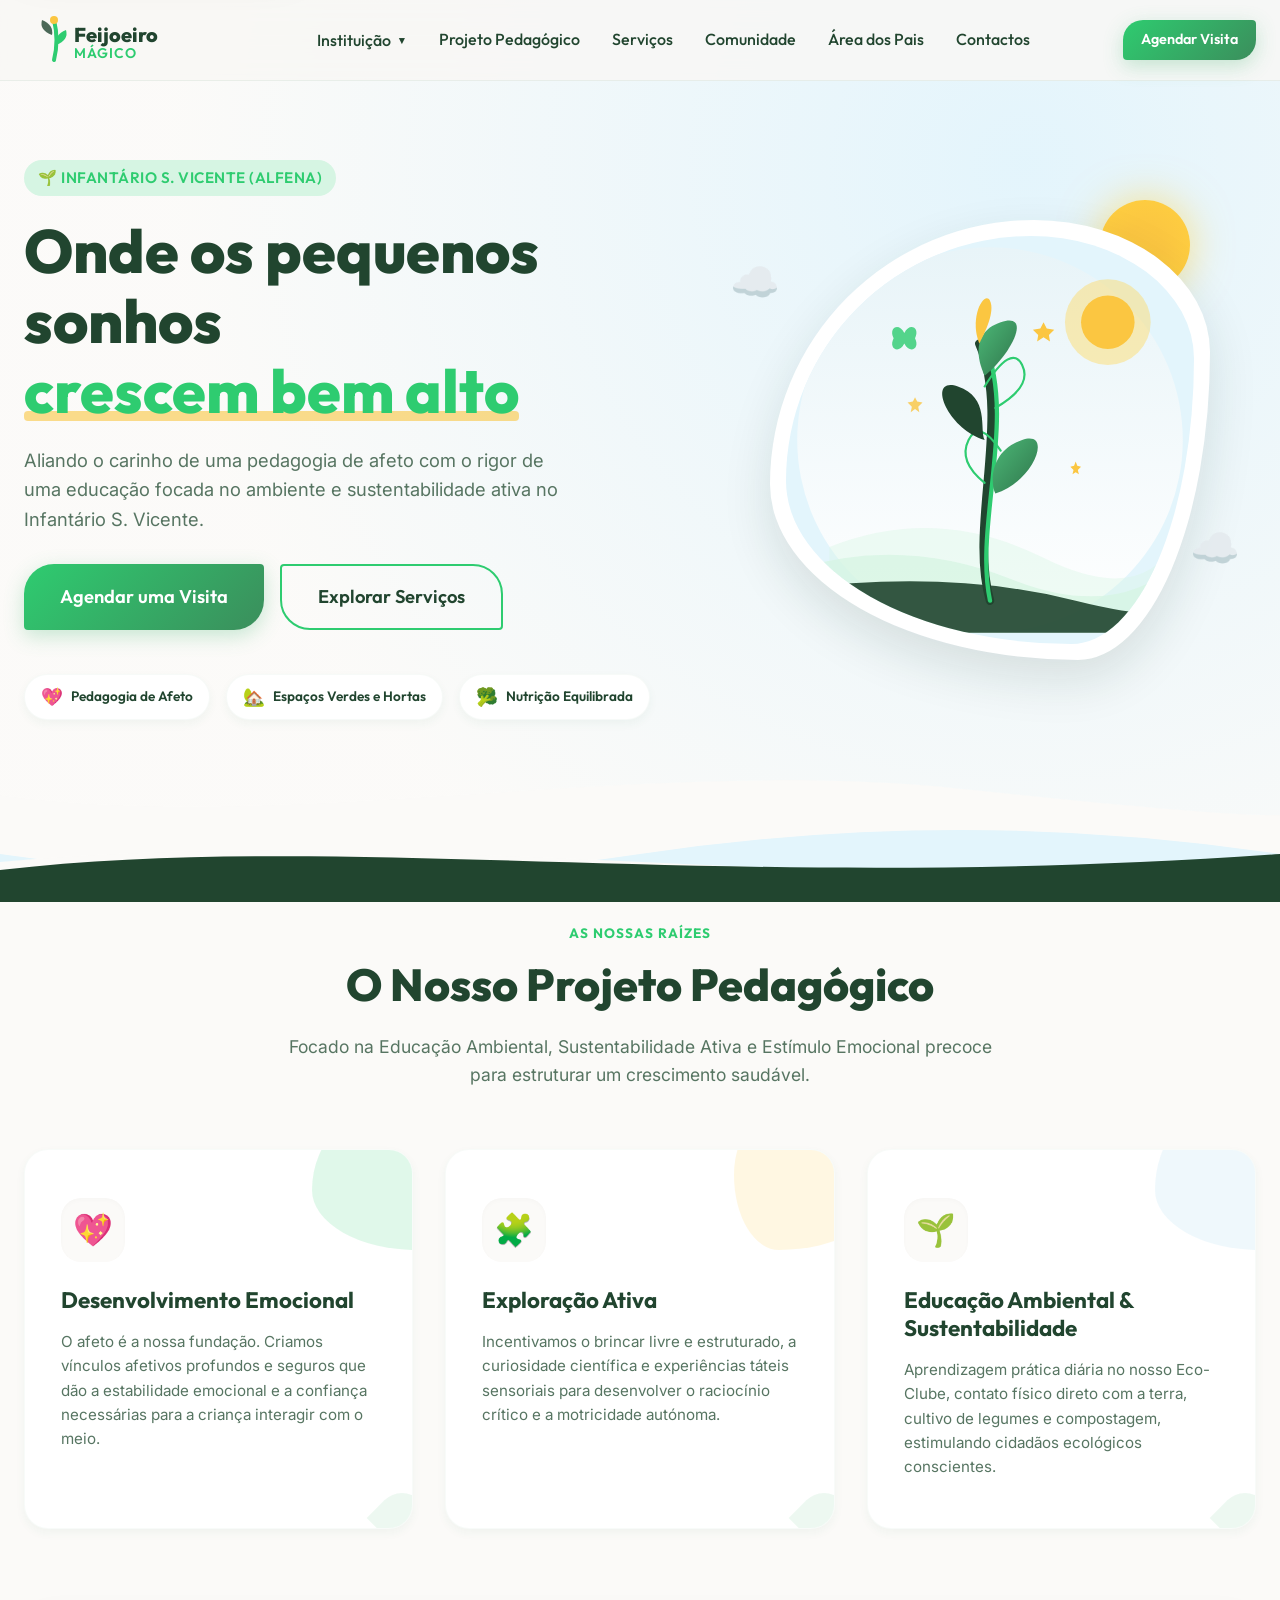
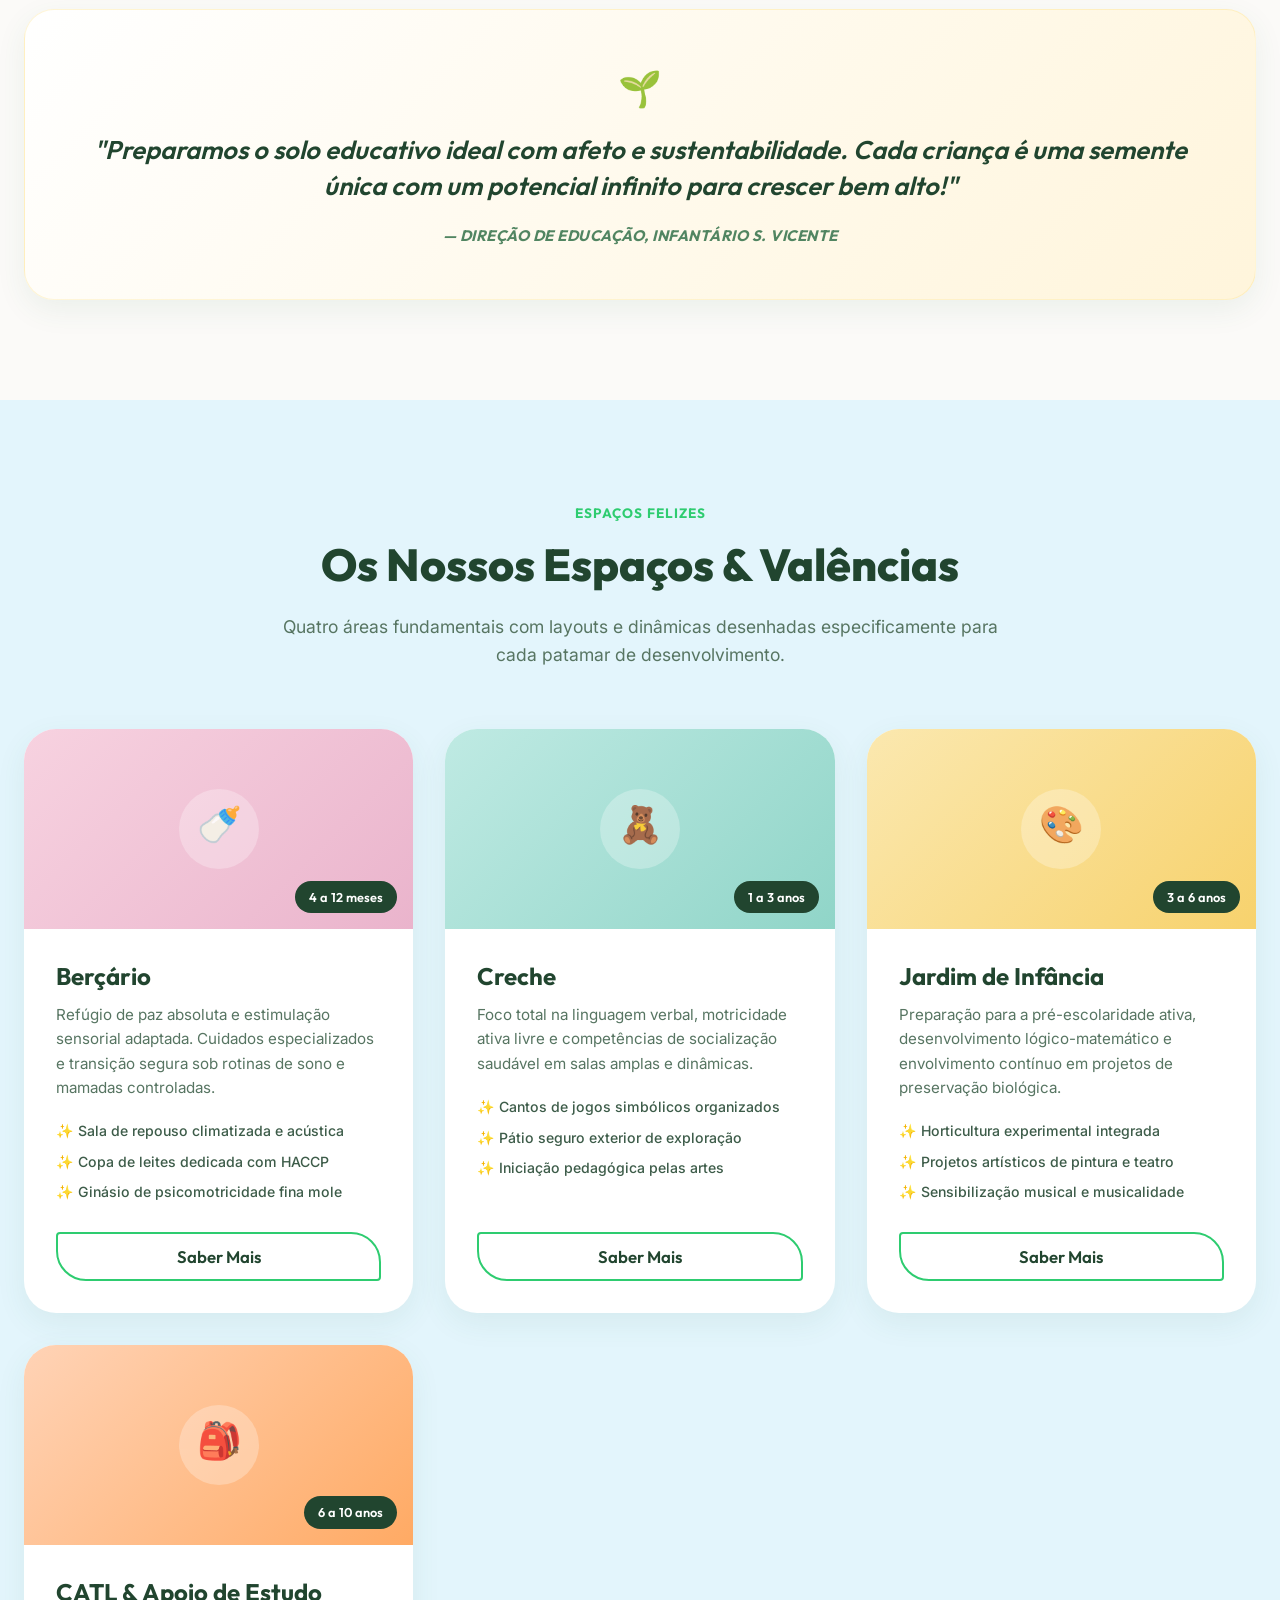
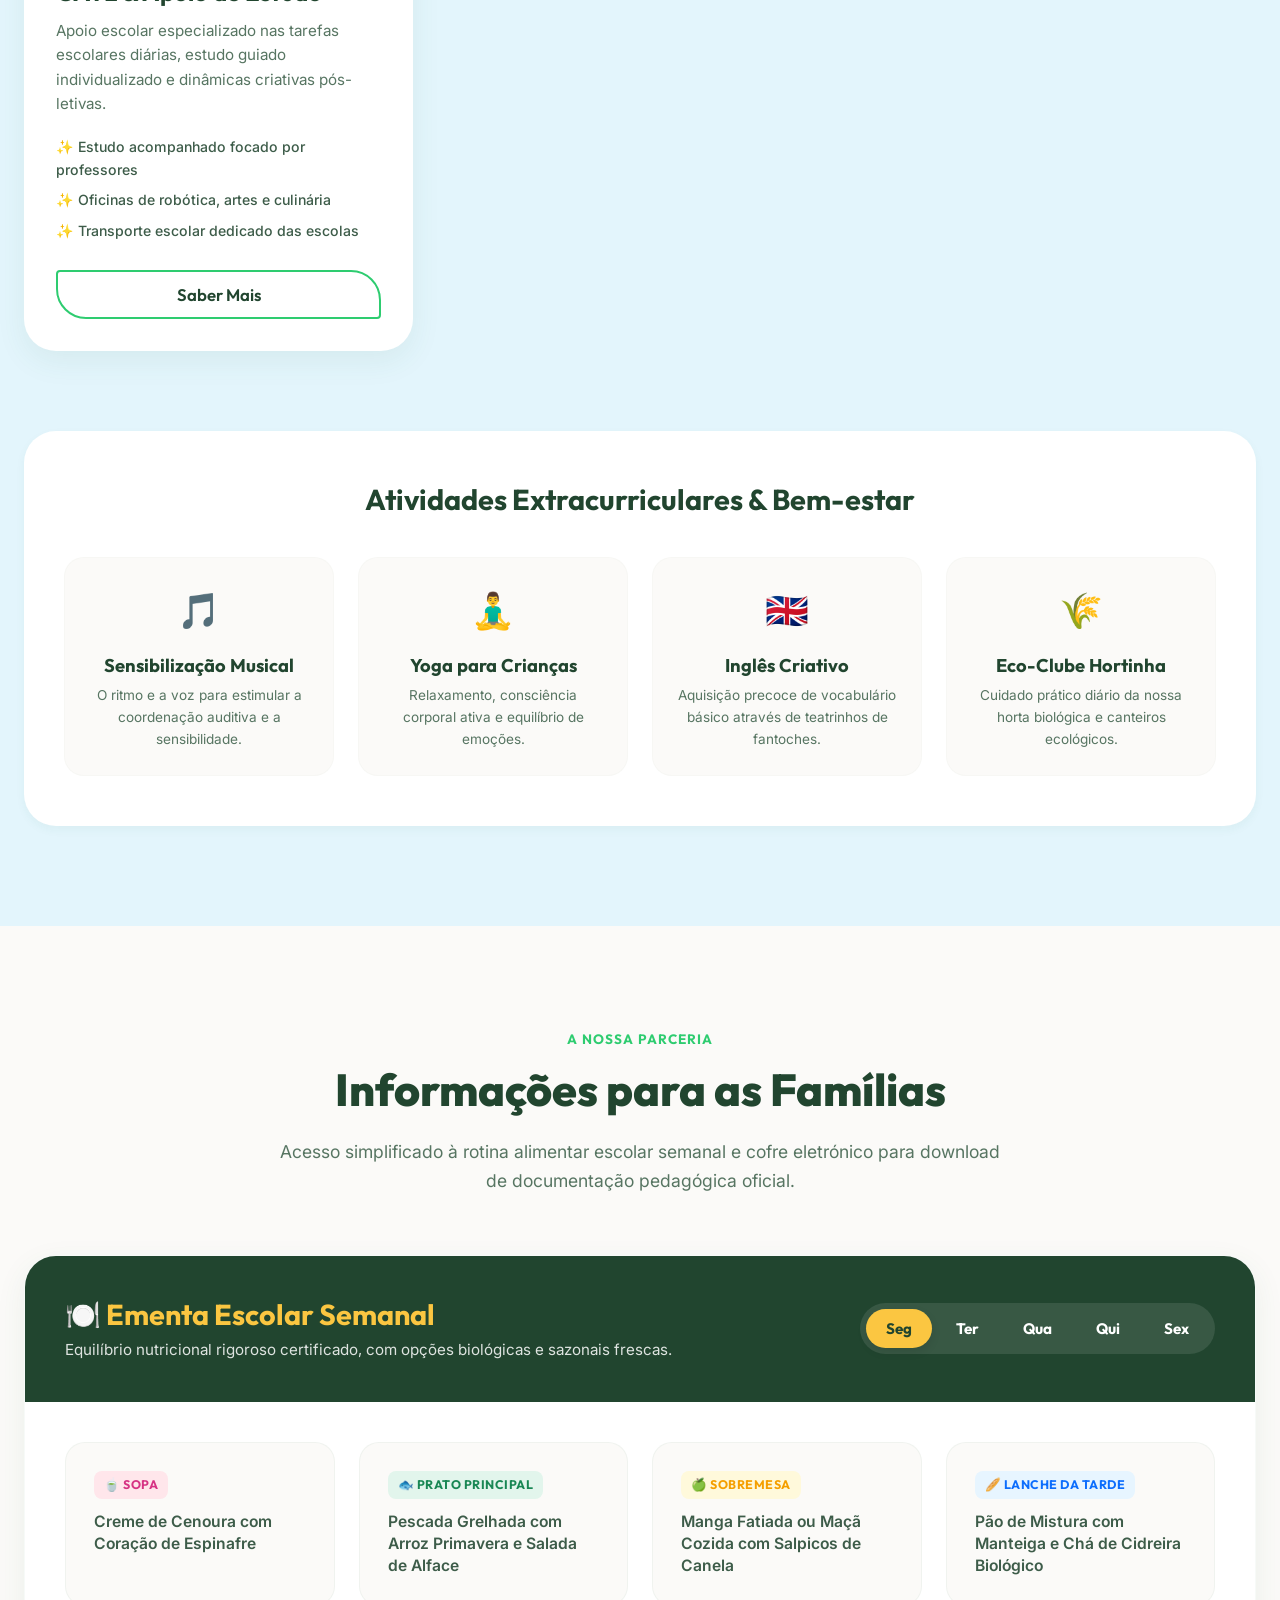
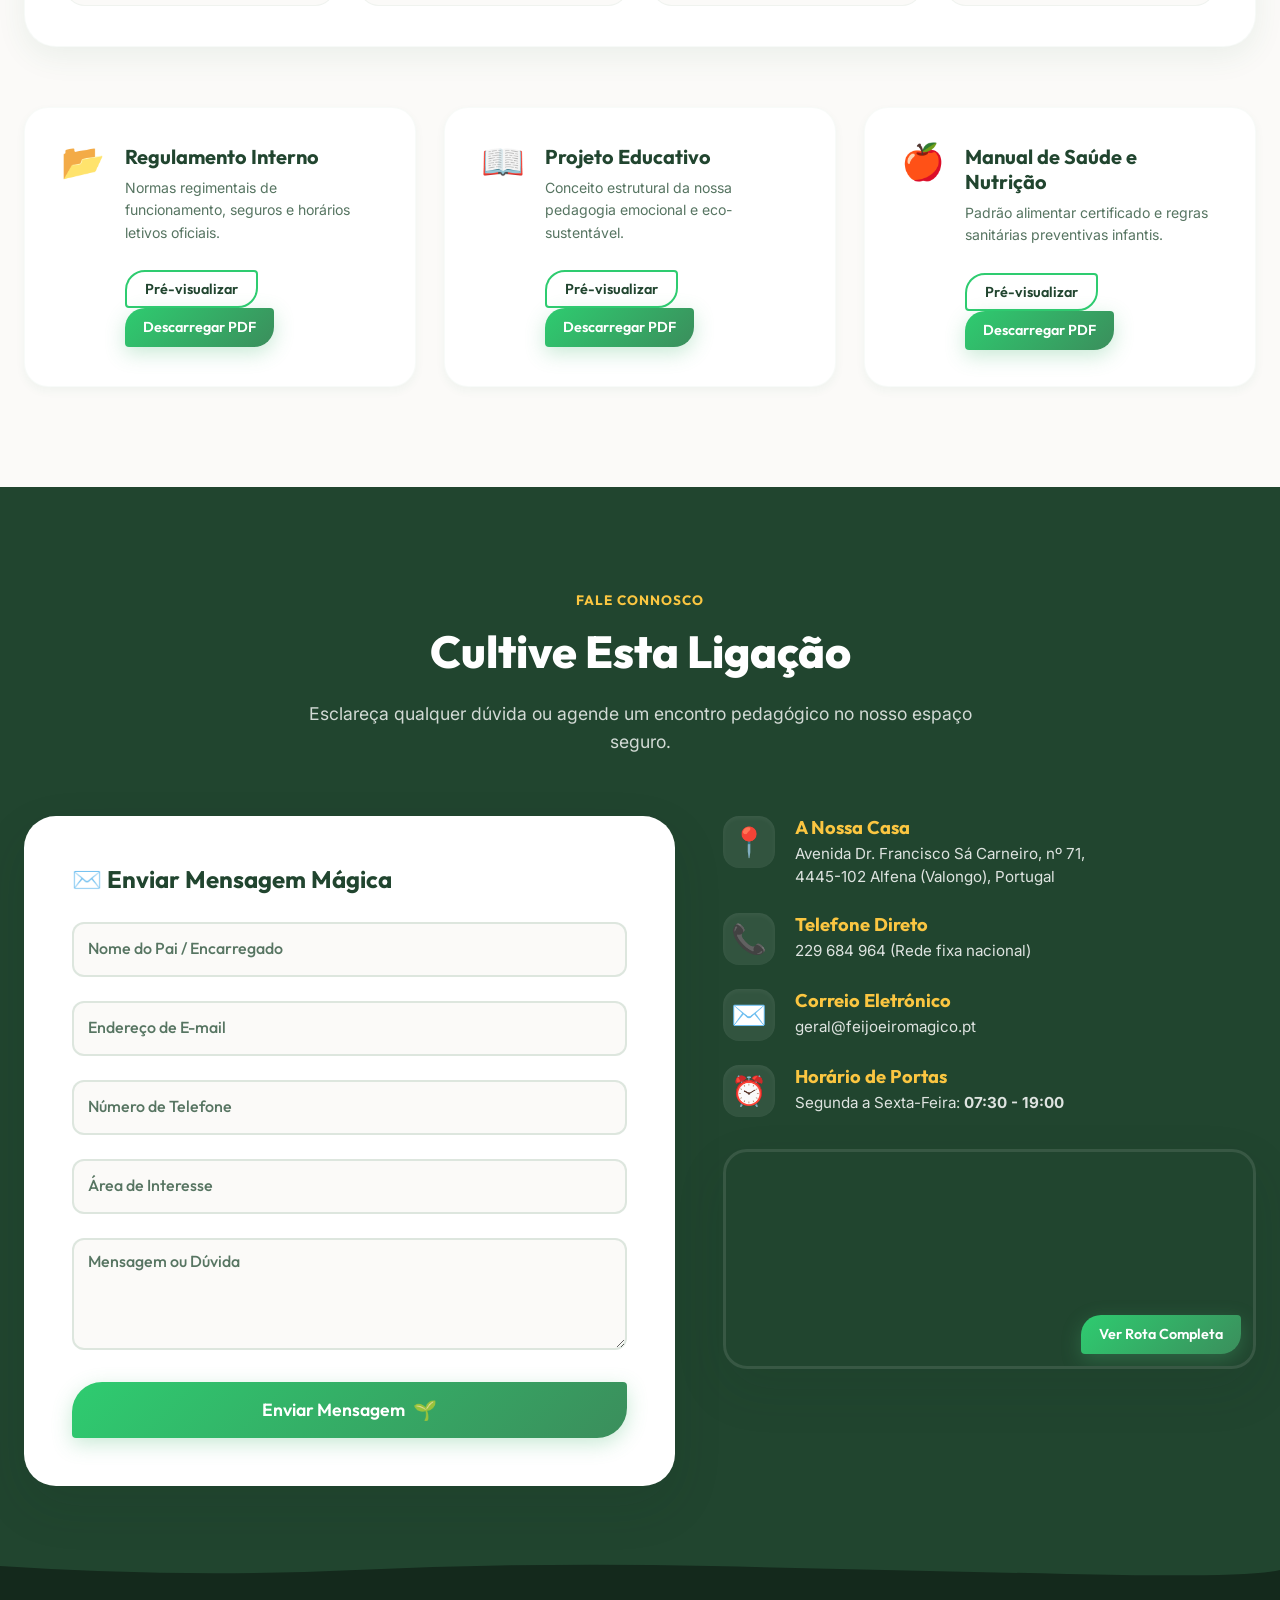
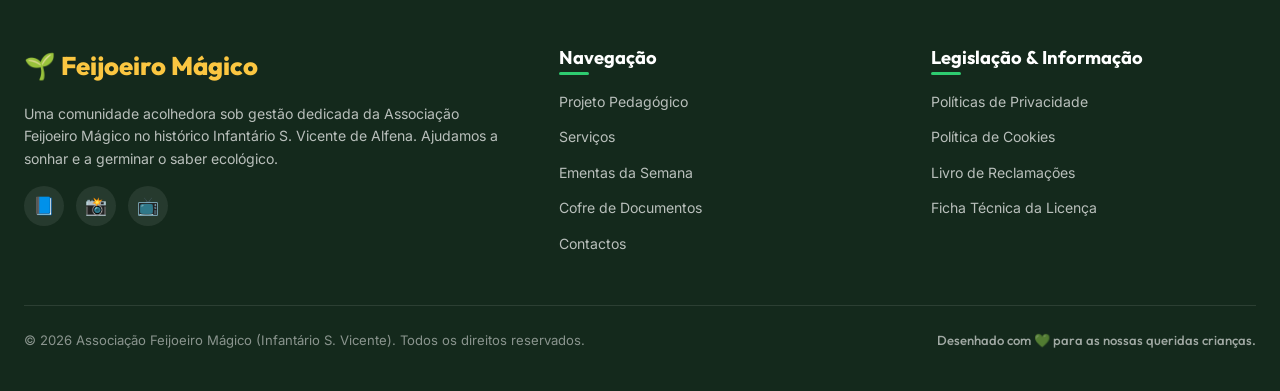
<file: index.html>
<!DOCTYPE html>
<html lang="pt">
<head>
    <meta charset="UTF-8">
    <meta name="viewport" content="width=device-width, initial-scale=1.0">
    <meta name="description" content="Associação Feijoeiro Mágico - Infantário S. Vicente em Alfena. Reconstrução premium com valências de Berçário, Creche, Jardim de Infância e CATL sob um projeto pedagógico centrado na ecologia e no afeto.">
    <meta name="keywords" content="feijoeiro magico, infantario sao vicente, creche alfena, jardim infancia valongo, catl alfena, apoio de estudo alfena, ementas infantario">
    <meta name="author" content="Associação Feijoeiro Mágico">
    <title>Feijoeiro Mágico | Creche, Jardim de Infância & CATL em Alfena</title>
    
    <!-- Google Fonts -->
    <link rel="preconnect" href="https://fonts.googleapis.com">
    <link rel="preconnect" href="https://fonts.gstatic.com" crossorigin>
    <link href="https://fonts.googleapis.com/css2?family=Inter:wght@400;500;600&family=Outfit:wght@400;500;600;700;800&display=swap" rel="stylesheet">
    
    <!-- Favicon using SVG -->
    <link rel="icon" type="image/svg+xml" href="data:image/svg+xml,<svg xmlns=%22http://www.w3.org/2000/svg%22 viewBox=%220 0 100 100%22><text y=%22.9em%22 font-size=%2290%22>🌱</text></svg>">

    <!-- CSS Stylesheet -->
    <link rel="stylesheet" href="assets/css/styles.css">
</head>
<body>

    <!-- Accessibility skip-link -->
    <a href="#conteudo-principal" class="skip-link">Saltar para o conteúdo principal</a>

    <!-- Header & Navigation -->
    <header class="main-header">
        <div class="header-container">
            <a href="#" class="logo-link" aria-label="Feijoeiro Mágico - Página Inicial">
                <!-- SVG Beanstalk Logo -->
                <svg class="logo-svg" viewBox="0 0 200 60" width="200" height="60" xmlns="http://www.w3.org/2000/svg">
                    <g transform="translate(10, 5)">
                        <!-- Beanstalk Stem -->
                        <path d="M20,45 Q25,25 20,5" fill="none" stroke="var(--accent-leaf)" stroke-width="4" stroke-linecap="round"/>
                        <!-- Leaves -->
                        <path d="M22,30 Q35,25 32,15 Q20,20 22,30" fill="var(--accent-leaf)" />
                        <path d="M18,20 Q5,15 8,5 Q20,10 18,20" fill="var(--primary-green)" opacity="0.8" />
                        <!-- Golden Sun -->
                        <circle cx="20" cy="5" r="4" fill="var(--sun-yellow)" />
                    </g>
                    <!-- Text -->
                    <text x="50" y="32" font-family="'Outfit', sans-serif" font-weight="800" font-size="20" fill="var(--primary-green)">Feijoeiro</text>
                    <text x="50" y="48" font-family="'Outfit', sans-serif" font-weight="600" font-size="14" fill="var(--accent-leaf)" letter-spacing="1">MÁGICO</text>
                </svg>
            </a>

            <!-- Desktop Navigation -->
            <nav class="nav-desktop" aria-label="Menu Principal">
                <ul>
                    <li class="nav-item-dropdown">
                        <button class="dropdown-trigger" aria-haspopup="true" aria-expanded="false">
                            Instituição <span class="dropdown-arrow" aria-hidden="true">▼</span>
                        </button>
                        <ul class="dropdown-menu" aria-label="Submenu Instituição">
                            <li><a href="missao.html">Missão</a></li>
                            <li><a href="horario.html">Horário de Funcionamento</a></li>
                            <li><a href="sinergias.html">Sinergias</a></li>
                            <li><a href="regulamento.html">Regulamento Interno</a></li>
                            <li><a href="contingencia.html">Plano de Contingência</a></li>
                        </ul>
                    </li>
                    <li><a href="#projeto">Projeto Pedagógico</a></li>
                    <li><a href="servicos.html">Serviços</a></li>
                    <li><a href="comunidade.html">Comunidade</a></li>
                    <li><a href="#pais">Área dos Pais</a></li>
                    <li><a href="contactos.html">Contactos</a></li>
                </ul>
            </nav>

            <div class="header-actions">
                <a href="#contactos" class="btn btn-leaf btn-small" id="header-cta">Agendar Visita</a>
            </div>

            <!-- Hamburger Button -->
            <button class="menu-toggle" aria-label="Abrir menu" aria-expanded="false" aria-controls="nav-mobile">
                <span class="hamburger-bar"></span>
                <span class="hamburger-bar"></span>
                <span class="hamburger-bar"></span>
            </button>
        </div>
    </header>

    <!-- Mobile Navigation Overlay -->
    <nav class="nav-mobile" id="nav-mobile" aria-label="Menu Móvel" aria-hidden="true">
        <ul>
            <li class="nav-item-dropdown-mobile">
                <button class="dropdown-trigger-mobile" aria-haspopup="true" aria-expanded="false">
                    Instituição <span class="dropdown-arrow-mobile" aria-hidden="true">▼</span>
                </button>
                <ul class="dropdown-menu-mobile" aria-label="Submenu Instituição Móvel">
                    <li><a href="missao.html">Missão</a></li>
                    <li><a href="horario.html">Horário de Funcionamento</a></li>
                    <li><a href="sinergias.html">Sinergias</a></li>
                    <li><a href="regulamento.html">Regulamento Interno</a></li>
                    <li><a href="contingencia.html">Plano de Contingência</a></li>
                </ul>
            </li>
            <li><a href="#projeto">Projeto Pedagógico</a></li>
            <li><a href="servicos.html">Serviços</a></li>
            <li><a href="comunidade.html">Comunidade</a></li>
            <li><a href="#pais">Área dos Pais</a></li>
            <li><a href="contactos.html">Contactos</a></li>
            <li><a href="#contactos" class="btn btn-leaf btn-mobile-cta">Agendar Visita</a></li>
        </ul>
        <div class="mobile-nav-decor">
            <svg viewBox="0 0 100 100" class="mobile-decor-svg" xmlns="http://www.w3.org/2000/svg">
                <path d="M0,80 Q50,40 100,80 L100,100 L0,100 Z" fill="var(--mint-light)" opacity="0.3"></path>
                <path d="M0,90 Q50,70 100,90 L100,100 L0,100 Z" fill="var(--mint-light)" opacity="0.5"></path>
            </svg>
        </div>
    </nav>

    <!-- Main Content -->
    <main id="conteudo-principal">

        <!-- Hero Section (The Canopy) -->
        <section class="hero-section">
            <div class="hero-bg-vines">
                <!-- Interactive Beanstalk SVG: stem path grows on scroll via stroke-dasharray in JS -->
                <svg class="beanstalk-grow-svg" viewBox="0 0 150 800" fill="none" xmlns="http://www.w3.org/2000/svg">
                    <path id="growing-beanstalk-stem" d="M30,800 C80,680 20,550 90,400 C160,250 40,120 120,0" stroke="var(--accent-leaf)" stroke-width="8" stroke-linecap="round"/>
                    <!-- Interactive Leaf nodes sprouting out, fading in when scrolled past -->
                    <path class="growing-leaf" data-scroll="600" d="M48,680 Q10,660 20,630 C38,640 40,665 48,680 Z" fill="var(--accent-leaf)" />
                    <path class="growing-leaf" data-scroll="450" d="M68,480 Q120,460 108,430 C90,440 85,465 68,480 Z" fill="var(--primary-green)" />
                    <path class="growing-leaf" data-scroll="300" d="M92,300 Q130,280 120,250 C100,260 100,285 92,300 Z" fill="var(--accent-leaf)" />
                    <path class="growing-leaf" data-scroll="150" d="M72,160 Q30,140 42,110 C60,120 60,145 72,160 Z" fill="var(--sun-yellow)" />
                </svg>
            </div>

            <div class="hero-container">
                <div class="hero-content">
                    <span class="hero-tagline">🌱 Infantário S. Vicente (Alfena)</span>
                    <h1 class="hero-title">Onde os pequenos sonhos <span class="highlight">crescem bem alto</span></h1>
                    <p class="hero-subtitle">
                        Aliando o carinho de uma pedagogia de afeto com o rigor de uma educação focada no ambiente e sustentabilidade ativa no Infantário S. Vicente.
                    </p>
                    <div class="hero-ctas">
                        <a href="#contactos" class="btn btn-leaf btn-large">Agendar uma Visita</a>
                        <a href="servicos.html" class="btn btn-outline-leaf btn-large">Explorar Serviços</a>
                    </div>
                    <div class="hero-trust-badges">
                        <div class="badge">
                            <span class="badge-icon">💖</span>
                            <span class="badge-text">Pedagogia de Afeto</span>
                        </div>
                        <div class="badge">
                            <span class="badge-icon">🏡</span>
                            <span class="badge-text">Espaços Verdes e Hortas</span>
                        </div>
                        <div class="badge">
                            <span class="badge-icon">🥦</span>
                            <span class="badge-text">Nutrição Equilibrada</span>
                        </div>
                    </div>
                </div>

                <div class="hero-visual">
                    <div class="organic-frame-container">
                        <div class="hero-sun"></div>
                        <div class="hero-cloud cloud-1">☁️</div>
                        <div class="hero-cloud cloud-2">☁️</div>
                        
                        <div class="organic-frame">
                            <div class="organic-frame-inner">
                                <svg class="magical-growth-illustration" viewBox="0 0 400 400" xmlns="http://www.w3.org/2000/svg">
                                    <defs>
                                        <linearGradient id="skyGrad" x1="0%" y1="0%" x2="0%" y2="100%">
                                            <stop offset="0%" stop-color="#E8F4F8"/>
                                            <stop offset="100%" stop-color="#FFFFFF"/>
                                        </linearGradient>
                                        <linearGradient id="leafGrad" x1="0%" y1="0%" x2="100%" y2="100%">
                                            <stop offset="0%" stop-color="#4CB877"/>
                                            <stop offset="100%" stop-color="#2F754B"/>
                                        </linearGradient>
                                    </defs>
                                    <circle cx="200" cy="200" r="180" fill="url(#skyGrad)" />
                                    <circle cx="310" cy="90" r="40" fill="rgba(255, 213, 79, 0.4)" />
                                    <circle cx="310" cy="90" r="25" fill="var(--sun-yellow)" />
                                    
                                    <path d="M50,300 Q150,260 250,310 T380,280 L380,380 L50,380 Z" fill="var(--mint-light)" opacity="0.4" />
                                    <path d="M20,320 Q120,290 220,330 T380,310 L380,380 L20,380 Z" fill="var(--mint-light)" opacity="0.7" />
                                    <path d="M10,340 Q160,320 280,350 T390,335 L390,380 L10,380 Z" fill="var(--primary-green)" opacity="0.9" />

                                    <!-- Seedling drawing -->
                                    <path d="M200,350 C180,280 220,180 190,110" fill="none" stroke="var(--primary-green)" stroke-width="8" stroke-linecap="round" />
                                    <path d="M200,350 C185,280 225,180 195,110" fill="none" stroke="var(--accent-leaf)" stroke-width="4" stroke-linecap="round" />
                                    
                                    <path d="M195,240 Q170,220 180,200 T210,210" fill="none" stroke="var(--accent-leaf)" stroke-width="2" stroke-linecap="round" />
                                    <path d="M205,170 Q240,150 230,130 T195,150" fill="none" stroke="var(--accent-leaf)" stroke-width="2" stroke-linecap="round" />
                                    
                                    <path d="M205,250 C240,240 260,190 230,200 C200,210 200,240 205,250" fill="url(#leafGrad)" />
                                    <path d="M195,200 C160,190 140,140 170,150 C200,160 190,190 195,200" fill="var(--primary-green)" />
                                    <path d="M195,140 C220,120 240,80 210,90 C180,100 190,130 195,140" fill="url(#leafGrad)" />
                                    <path d="M190,110 C180,85 195,60 200,70 C205,80 195,100 190,110" fill="var(--sun-yellow)" />

                                    <path d="M250,90 L253,96 L260,97 L255,102 L256,108 L250,104 L244,108 L245,102 L240,97 L247,96 Z" fill="var(--sun-yellow)" />
                                    <path d="M130,160 L132,164 L137,165 L133,169 L134,174 L130,171 L126,174 L127,169 L123,165 L128,164 Z" fill="var(--sun-yellow)" opacity="0.8" />
                                    <path d="M280,220 L281.5,224 L285,225 L282,228 L283,232 L280,230 L277,232 L278,228 L275,225 L278.5,224 Z" fill="var(--sun-yellow)" />
                                    
                                    <path d="M120,100 C125,90 135,95 130,105 C135,115 125,120 120,110 C115,120 105,115 110,105 C105,95 115,90 120,100" fill="var(--accent-leaf)" opacity="0.8" />
                                </svg>
                            </div>
                        </div>
                    </div>
                </div>
            </div>

            <!-- Wave transition divider -->
            <div class="curve-separator">
                <svg viewBox="0 0 1440 120" fill="none" preserveAspectRatio="none" xmlns="http://www.w3.org/2000/svg">
                    <path d="M0,80 C320,140 720,20 1080,70 C1260,95 1380,110 1440,110 L1440,120 L0,120 Z" fill="var(--off-white)"/>
                </svg>
            </div>
        </section>

        <!-- Pedagogical Pillars Section (The Roots) -->
        <section id="projeto" class="section pedagogy-section">
            <div class="container">
                <div class="section-header text-center">
                    <span class="section-tag">As Nossas Raízes</span>
                    <h2 class="section-title">O Nosso Projeto Pedagógico</h2>
                    <p class="section-desc">
                        Focado na Educação Ambiental, Sustentabilidade Ativa e Estímulo Emocional precoce para estruturar um crescimento saudável.
                    </p>
                </div>

                <!-- 3 Interactive Pods with Intersection Observer Blossom Effect -->
                <div class="pedagogy-grid">
                    <!-- Pod 1 -->
                    <div class="pedagogy-card animate-scroll">
                        <div class="card-shape-bg shape-1"></div>
                        <div class="card-icon-container">
                            <span class="card-icon">💖</span>
                        </div>
                        <h3>Desenvolvimento Emocional</h3>
                        <p>O afeto é a nossa fundação. Criamos vínculos afetivos profundos e seguros que dão a estabilidade emocional e a confiança necessárias para a criança interagir com o meio.</p>
                        <div class="card-leaf-accent"></div>
                    </div>

                    <!-- Pod 2 -->
                    <div class="pedagogy-card animate-scroll">
                        <div class="card-shape-bg shape-2"></div>
                        <div class="card-icon-container">
                            <span class="card-icon">🧩</span>
                        </div>
                        <h3>Exploração Ativa</h3>
                        <p>Incentivamos o brincar livre e estruturado, a curiosidade científica e experiências táteis sensoriais para desenvolver o raciocínio crítico e a motricidade autónoma.</p>
                        <div class="card-leaf-accent"></div>
                    </div>

                    <!-- Pod 3 -->
                    <div class="pedagogy-card animate-scroll">
                        <div class="card-shape-bg shape-3"></div>
                        <div class="card-icon-container">
                            <span class="card-icon">🌱</span>
                        </div>
                        <h3>Educação Ambiental & Sustentabilidade</h3>
                        <p>Aprendizagem prática diária no nosso Eco-Clube, contato físico direto com a terra, cultivo de legumes e compostagem, estimulando cidadãos ecológicos conscientes.</p>
                        <div class="card-leaf-accent"></div>
                    </div>
                </div>

                <div class="pedagogy-quote-block animate-scroll">
                    <div class="quote-leaves">🌱</div>
                    <blockquote class="pedagogy-quote">
                        "Preparamos o solo educativo ideal com afeto e sustentabilidade. Cada criança é uma semente única com um potencial infinito para crescer bem alto!"
                    </blockquote>
                    <cite class="quote-author">— Direção de Educação, Infantário S. Vicente</cite>
                </div>
            </div>
        </section>

        <!-- Wave transition divider -->
        <div class="curve-separator top-wave">
            <svg viewBox="0 0 1440 100" fill="none" preserveAspectRatio="none" xmlns="http://www.w3.org/2000/svg">
                <path d="M0,40 Q360,100 720,40 T1440,40 L1440,100 L0,100 Z" fill="var(--sky-blue)"/>
            </svg>
        </div>

        <!-- Services Module (The Branches) -->
        <section id="servicos" class="section spaces-section">
            <div class="container">
                <div class="section-header text-center">
                    <span class="section-tag">Espaços Felizes</span>
                    <h2 class="section-title">Os Nossos Espaços & Valências</h2>
                    <p class="section-desc">
                        Quatro áreas fundamentais com layouts e dinâmicas desenhadas especificamente para cada patamar de desenvolvimento.
                    </p>
                </div>

                <div class="spaces-grid">
                    <!-- Service 1: Berçário -->
                    <article class="space-card animate-scroll" style="--card-index: 1;">
                        <div class="space-image-placeholder color-pink">
                            <svg viewBox="0 0 100 100" class="space-svg-icon" xmlns="http://www.w3.org/2000/svg">
                                <circle cx="50" cy="50" r="40" fill="rgba(255,255,255,0.3)" />
                                <text x="50" y="58" font-size="36" text-anchor="middle">🍼</text>
                            </svg>
                            <span class="space-age">4 a 12 meses</span>
                        </div>
                        <div class="space-card-content">
                            <h3>Berçário</h3>
                            <p>Refúgio de paz absoluta e estimulação sensorial adaptada. Cuidados especializados e transição segura sob rotinas de sono e mamadas controladas.</p>
                            <ul class="space-features">
                                <li>✨ Sala de repouso climatizada e acústica</li>
                                <li>✨ Copa de leites dedicada com HACCP</li>
                                <li>✨ Ginásio de psicomotricidade fina mole</li>
                            </ul>
                            <button class="btn btn-outline-leaf btn-block open-modal-btn" data-modal="modal-bercario">Saber Mais</button>
                        </div>
                    </article>

                    <!-- Service 2: Creche -->
                    <article class="space-card animate-scroll" style="--card-index: 2;">
                        <div class="space-image-placeholder color-teal">
                            <svg viewBox="0 0 100 100" class="space-svg-icon" xmlns="http://www.w3.org/2000/svg">
                                <circle cx="50" cy="50" r="40" fill="rgba(255,255,255,0.3)" />
                                <text x="50" y="58" font-size="36" text-anchor="middle">🧸</text>
                            </svg>
                            <span class="space-age">1 a 3 anos</span>
                        </div>
                        <div class="space-card-content">
                            <h3>Creche</h3>
                            <p>Foco total na linguagem verbal, motricidade ativa livre e competências de socialização saudável em salas amplas e dinâmicas.</p>
                            <ul class="space-features">
                                <li>✨ Cantos de jogos simbólicos organizados</li>
                                <li>✨ Pátio seguro exterior de exploração</li>
                                <li>✨ Iniciação pedagógica pelas artes</li>
                            </ul>
                            <button class="btn btn-outline-leaf btn-block open-modal-btn" data-modal="modal-creche">Saber Mais</button>
                        </div>
                    </article>

                    <!-- Service 3: Jardim de Infância -->
                    <article class="space-card animate-scroll" style="--card-index: 3;">
                        <div class="space-image-placeholder color-yellow">
                            <svg viewBox="0 0 100 100" class="space-svg-icon" xmlns="http://www.w3.org/2000/svg">
                                <circle cx="50" cy="50" r="40" fill="rgba(255,255,255,0.3)" />
                                <text x="50" y="58" font-size="36" text-anchor="middle">🎨</text>
                            </svg>
                            <span class="space-age">3 a 6 anos</span>
                        </div>
                        <div class="space-card-content">
                            <h3>Jardim de Infância</h3>
                            <p>Preparação para a pré-escolaridade ativa, desenvolvimento lógico-matemático e envolvimento contínuo em projetos de preservação biológica.</p>
                            <ul class="space-features">
                                <li>✨ Horticultura experimental integrada</li>
                                <li>✨ Projetos artísticos de pintura e teatro</li>
                                <li>✨ Sensibilização musical e musicalidade</li>
                            </ul>
                            <button class="btn btn-outline-leaf btn-block open-modal-btn" data-modal="modal-jardim">Saber Mais</button>
                        </div>
                    </article>

                    <!-- Service 4: CATL / Apoio Escolar (Added 4th Core Area) -->
                    <article class="space-card animate-scroll" style="--card-index: 4;">
                        <div class="space-image-placeholder color-orange">
                            <svg viewBox="0 0 100 100" class="space-svg-icon" xmlns="http://www.w3.org/2000/svg">
                                <circle cx="50" cy="50" r="40" fill="rgba(255,255,255,0.3)" />
                                <text x="50" y="58" font-size="36" text-anchor="middle">🎒</text>
                            </svg>
                            <span class="space-age">6 a 10 anos</span>
                        </div>
                        <div class="space-card-content">
                            <h3>CATL & Apoio de Estudo</h3>
                            <p>Apoio escolar especializado nas tarefas escolares diárias, estudo guiado individualizado e dinâmicas criativas pós-letivas.</p>
                            <ul class="space-features">
                                <li>✨ Estudo acompanhado focado por professores</li>
                                <li>✨ Oficinas de robótica, artes e culinária</li>
                                <li>✨ Transporte escolar dedicado das escolas</li>
                            </ul>
                            <button class="btn btn-outline-leaf btn-block open-modal-btn" data-modal="modal-catl">Saber Mais</button>
                        </div>
                    </article>
                </div>

                <!-- Extra-curricular Slider/Grid -->
                <div class="extracurriculars-section animate-scroll">
                    <h3 class="extra-title text-center">Atividades Extracurriculares & Bem-estar</h3>
                    <div class="extra-grid">
                        <div class="extra-item">
                            <div class="extra-icon">🎵</div>
                            <h4>Sensibilização Musical</h4>
                            <p>O ritmo e a voz para estimular a coordenação auditiva e a sensibilidade.</p>
                        </div>
                        <div class="extra-item">
                            <div class="extra-icon">🧘‍♂️</div>
                            <h4>Yoga para Crianças</h4>
                            <p>Relaxamento, consciência corporal ativa e equilíbrio de emoções.</p>
                        </div>
                        <div class="extra-item">
                            <div class="extra-icon">🇬🇧</div>
                            <h4>Inglês Criativo</h4>
                            <p>Aquisição precoce de vocabulário básico através de teatrinhos de fantoches.</p>
                        </div>
                        <div class="extra-item">
                            <div class="extra-icon">🌾</div>
                            <h4>Eco-Clube Hortinha</h4>
                            <p>Cuidado prático diário da nossa horta biológica e canteiros ecológicos.</p>
                        </div>
                    </div>
                </div>
            </div>
        </section>

        <!-- Wave transition divider -->
        <div class="curve-separator top-wave">
            <svg viewBox="0 0 1440 100" fill="none" preserveAspectRatio="none" xmlns="http://www.w3.org/2000/svg">
                <path d="M0,50 C480,0 960,100 1440,50 L1440,100 L0,100 Z" fill="var(--off-white)"/>
            </svg>
        </div>

        <!-- Interactive Parent Hub (The Harvest) -->
        <section id="pais" class="section parents-section">
            <div class="container">
                <div class="section-header text-center">
                    <span class="section-tag">A Nossa Parceria</span>
                    <h2 class="section-title">Informações para as Famílias</h2>
                    <p class="section-desc">
                        Acesso simplificado à rotina alimentar escolar semanal e cofre eletrónico para download de documentação pedagógica oficial.
                    </p>
                </div>

                <!-- Ementas Board -->
                <div class="ementas-container animate-scroll" id="ementas-anchor">
                    <div class="ementa-header">
                        <div class="ementa-header-title">
                            <h3>🍽️ Ementa Escolar Semanal</h3>
                            <p>Equilíbrio nutricional rigoroso certificado, com opções biológicas e sazonais frescas.</p>
                        </div>
                        
                        <div class="tabs-list" role="tablist" aria-label="Ementa Semanal por Dias">
                            <button class="tab-btn active" role="tab" aria-selected="true" aria-controls="menu-segunda" id="tab-segunda">Seg</button>
                            <button class="tab-btn" role="tab" aria-selected="false" aria-controls="menu-terca" id="tab-terca">Ter</button>
                            <button class="tab-btn" role="tab" aria-selected="false" aria-controls="menu-quarta" id="tab-quarta">Qua</button>
                            <button class="tab-btn" role="tab" aria-selected="false" aria-controls="menu-quinta" id="tab-quinta">Qui</button>
                            <button class="tab-btn" role="tab" aria-selected="false" aria-controls="menu-sexta" id="tab-sexta">Sex</button>
                        </div>
                    </div>

                    <div class="ementa-body">
                        <!-- Monday -->
                        <div class="tab-content active" id="menu-segunda" role="tabpanel" aria-labelledby="tab-segunda">
                            <div class="menu-items-grid">
                                <div class="menu-course-card">
                                    <span class="course-badge soup">🍵 Sopa</span>
                                    <h4>Creme de Cenoura com Coração de Espinafre</h4>
                                </div>
                                <div class="menu-course-card">
                                    <span class="course-badge main">🐟 Prato Principal</span>
                                    <h4>Pescada Grelhada com Arroz Primavera e Salada de Alface</h4>
                                </div>
                                <div class="menu-course-card">
                                    <span class="course-badge dessert">🍏 Sobremesa</span>
                                    <h4>Manga Fatiada ou Maçã Cozida com Salpicos de Canela</h4>
                                </div>
                                <div class="menu-course-card">
                                    <span class="course-badge snack">🥖 Lanche da Tarde</span>
                                    <h4>Pão de Mistura com Manteiga e Chá de Cidreira Biológico</h4>
                                </div>
                            </div>
                        </div>

                        <!-- Tuesday -->
                        <div class="tab-content" id="menu-terca" role="tabpanel" aria-labelledby="tab-terca" hidden>
                            <div class="menu-items-grid">
                                <div class="menu-course-card">
                                    <span class="course-badge soup">🍵 Sopa</span>
                                    <h4>Sopa de Ervilhas com Alho-Francês Salteado</h4>
                                </div>
                                <div class="menu-course-card">
                                    <span class="course-badge main">🍗 Prato Principal</span>
                                    <h4>Peito de Peru Estufado com Puré de Batata Doce e Brócolos</h4>
                                </div>
                                <div class="menu-course-card">
                                    <span class="course-badge dessert">🍏 Sobremesa</span>
                                    <h4>Salada de Fruta da Época Sem Açúcar Adicionado</h4>
                                </div>
                                <div class="menu-course-card">
                                    <span class="course-badge snack">🥖 Lanche da Tarde</span>
                                    <h4>Iogurte Natural Cremoso com Granola Caseira e Bananas</h4>
                                </div>
                            </div>
                        </div>

                        <!-- Wednesday -->
                        <div class="tab-content" id="menu-quarta" role="tabpanel" aria-labelledby="tab-quarta" hidden>
                            <div class="menu-items-grid">
                                <div class="menu-course-card">
                                    <span class="course-badge soup">🍵 Sopa</span>
                                    <h4>Sopa de Feijão Verde Estaladiço e Abóbora Assada</h4>
                                </div>
                                <div class="menu-course-card">
                                    <span class="course-badge main">🥕 Prato Principal (Veg)</span>
                                    <h4>Empadão de Lentilhas Castanhas com Arroz Integral Horta</h4>
                                </div>
                                <div class="menu-course-card">
                                    <span class="course-badge dessert">🍏 Sobremesa</span>
                                    <h4>Pêra Assada no Forno ou Maçã Golden do Pomar</h4>
                                </div>
                                <div class="menu-course-card">
                                    <span class="course-badge snack">🥖 Lanche da Tarde</span>
                                    <h4>Papas de Aveia Caseiras com Leite Meio-Gordo</h4>
                                </div>
                            </div>
                        </div>

                        <!-- Thursday -->
                        <div class="tab-content" id="menu-quinta" role="tabpanel" aria-labelledby="tab-quinta" hidden>
                            <div class="menu-items-grid">
                                <div class="menu-course-card">
                                    <span class="course-badge soup">🍵 Sopa</span>
                                    <h4>Creme de Couve-Flor Aveludado com Folhas de Salsa</h4>
                                </div>
                                <div class="menu-course-card">
                                    <span class="course-badge main">🍝 Prato Principal</span>
                                    <h4>Massa Espirais à Bolonhesa de Aves com Mini-Tomatinhos</h4>
                                </div>
                                <div class="menu-course-card">
                                    <span class="course-badge dessert">🍏 Sobremesa</span>
                                    <h4>Salada de Laranja Cortada com Folhinha de Hortelã</h4>
                                </div>
                                <div class="menu-course-card">
                                    <span class="course-badge snack">🥖 Lanche da Tarde</span>
                                    <h4>Pão de Centeio com Queijo Fresco de Cabra e Sumo Maçã</h4>
                                </div>
                            </div>
                        </div>

                        <!-- Friday -->
                        <div class="tab-content" id="menu-sexta" role="tabpanel" aria-labelledby="tab-sexta" hidden>
                            <div class="menu-items-grid">
                                <div class="menu-course-card">
                                    <span class="course-badge soup">🍵 Sopa</span>
                                    <h4>Sopa de Abóbora do Quintal e Grão-de-Bico</h4>
                                </div>
                                <div class="menu-course-card">
                                    <span class="course-badge main">🐟 Prato Principal</span>
                                    <h4>Filete de Pescada Dourado no Forno com Batatas Assadas e Cenoura</h4>
                                </div>
                                <div class="menu-course-card">
                                    <span class="course-badge dessert">🍏 Sobremesa</span>
                                    <h4>Meloa Doce Fatiada ou Banana Fresca da Madeira</h4>
                                </div>
                                <div class="menu-course-card">
                                    <span class="course-badge snack">🥖 Lanche da Tarde</span>
                                    <h4>Pão com Fiambre de Peru e Batido Natural de Morango</h4>
                                </div>
                            </div>
                        </div>
                    </div>
                </div>

                <!-- Document Vault (Regulamento & Projeto Educativo with hover-to-preview functionality) -->
                <div class="downloads-grid animate-scroll">
                    <!-- Document 1: Regulamento Interno -->
                    <div class="download-card">
                        <div class="download-card-icon">📂</div>
                        <div class="download-card-body">
                            <h4>Regulamento Interno</h4>
                            <p>Normas regimentais de funcionamento, seguros e horários letivos oficiais.</p>
                            
                            <!-- Custom Hover-to-preview/A11y drawer -->
                            <div class="doc-preview-pane" id="preview-regulamento" aria-expanded="false">
                                <h5>📄 Destaques do Regulamento:</h5>
                                <ul>
                                    <li>✔ Horário Geral: Abertura às 07:30 e fecho às 19:00</li>
                                    <li>✔ Tolerância limite de receção de crianças até às 09:30</li>
                                    <li>✔ Condições de Seguro Escolar incluído nas mensalidades</li>
                                    <li>✔ Normas para fornecimento e controlo de roupas e fraldas</li>
                                </ul>
                            </div>
                            
                            <div class="download-card-actions">
                                <button class="btn btn-outline-leaf btn-small btn-preview-doc" data-target="preview-regulamento">Pré-visualizar</button>
                                <a href="#" class="btn btn-leaf btn-small btn-download" data-file="Regulamento_Interno_FeijoeiroMagico.pdf">
                                    <span class="btn-text">Descarregar PDF</span>
                                    <span class="progress-bar"></span>
                                </a>
                            </div>
                        </div>
                    </div>

                    <!-- Document 2: Projeto Educativo -->
                    <div class="download-card">
                        <div class="download-card-icon">📖</div>
                        <div class="download-card-body">
                            <h4>Projeto Educativo</h4>
                            <p>Conceito estrutural da nossa pedagogia emocional e eco-sustentável.</p>
                            
                            <!-- Custom Hover-to-preview/A11y drawer -->
                            <div class="doc-preview-pane" id="preview-projeto-ped" aria-expanded="false">
                                <h5>📄 Destaques do Projeto Educativo:</h5>
                                <ul>
                                    <li>✔ Pedagogia centrada no afeto e autonomia da criança</li>
                                    <li>✔ Planos de sustentabilidade (Eco-Horta e Compostagem ativa)</li>
                                    <li>✔ Projetos multidisciplinares com a comunidade local</li>
                                    <li>✔ Foco no desenvolvimento social inclusivo adaptado</li>
                                </ul>
                            </div>
                            
                            <div class="download-card-actions">
                                <button class="btn btn-outline-leaf btn-small btn-preview-doc" data-target="preview-projeto-ped">Pré-visualizar</button>
                                <a href="#" class="btn btn-leaf btn-small btn-download" data-file="Projeto_Educativo_FeijoeiroMagico.pdf">
                                    <span class="btn-text">Descarregar PDF</span>
                                    <span class="progress-bar"></span>
                                </a>
                            </div>
                        </div>
                    </div>

                    <!-- Document 3: Manual de Saúde e Nutrição -->
                    <div class="download-card">
                        <div class="download-card-icon">🍎</div>
                        <div class="download-card-body">
                            <h4>Manual de Saúde e Nutrição</h4>
                            <p>Padrão alimentar certificado e regras sanitárias preventivas infantis.</p>
                            
                            <!-- Custom Hover-to-preview/A11y drawer -->
                            <div class="doc-preview-pane" id="preview-saude" aria-expanded="false">
                                <h5>📄 Destaques do Manual de Saúde:</h5>
                                <ul>
                                    <li>✔ Ementas semanais nutricionais validadas</li>
                                    <li>✔ Prevenção rigorosa e gestão rápida de alergias (HACCP)</li>
                                    <li>✔ Regulação de medicamentos com receita oficial</li>
                                    <li>✔ Triagem de sintomas em quadros de febre infantis</li>
                                </ul>
                            </div>
                            
                            <div class="download-card-actions">
                                <button class="btn btn-outline-leaf btn-small btn-preview-doc" data-target="preview-saude">Pré-visualizar</button>
                                <a href="#" class="btn btn-leaf btn-small btn-download" data-file="Manual_Saude_Nutricao_FeijoeiroMagico.pdf">
                                    <span class="btn-text">Descarregar PDF</span>
                                    <span class="progress-bar"></span>
                                </a>
                            </div>
                        </div>
                    </div>
                </div>
            </div>
        </section>

        <!-- Wave transition divider -->
        <div class="curve-separator top-wave">
            <svg viewBox="0 0 1440 100" fill="none" preserveAspectRatio="none" xmlns="http://www.w3.org/2000/svg">
                <path d="M0,60 C400,10 800,90 1440,40 L1440,100 L0,100 Z" fill="var(--primary-green)"/>
            </svg>
        </div>

        <!-- Contacts, Maps & Footer (The Ground) -->
        <section id="contactos" class="section contacts-section">
            <div class="container">
                <div class="section-header text-center invert-colors">
                    <span class="section-tag">Fale Connosco</span>
                    <h2 class="section-title">Cultive Esta Ligação</h2>
                    <p class="section-desc">
                        Esclareça qualquer dúvida ou agende um encontro pedagógico no nosso espaço seguro.
                    </p>
                </div>

                <div class="contacts-grid">
                    <!-- Form Column -->
                    <div class="contact-form-container animate-scroll">
                        <h3 class="form-title">✉️ Enviar Mensagem Mágica</h3>
                        
                        <!-- Paper-plane flight path scene overlay -->
                        <div class="paper-plane-scene" id="paper-plane-scene" aria-hidden="true">
                            <svg class="paper-plane-svg" viewBox="0 0 100 100" xmlns="http://www.w3.org/2000/svg">
                                <path d="M15,50 L85,15 L70,85 L50,60 L15,50 Z M85,15 L50,60 L70,85 Z" fill="var(--accent-leaf)" stroke="var(--primary-green)" stroke-width="3" stroke-linejoin="round" />
                            </svg>
                        </div>

                        <form id="contact-form" novalidate>
                            <div class="form-group">
                                <input type="text" id="form-name" required placeholder=" ">
                                <label for="form-name">Nome do Pai / Encarregado</label>
                                <span class="error-msg" id="error-name">Por favor, introduza o seu nome</span>
                            </div>

                            <div class="form-group">
                                <input type="email" id="form-email" required placeholder=" ">
                                <label for="form-email">Endereço de E-mail</label>
                                <span class="error-msg" id="error-email">Por favor, introduza um e-mail válido</span>
                            </div>

                            <div class="form-group">
                                <input type="tel" id="form-phone" required placeholder=" ">
                                <label for="form-phone">Número de Telefone</label>
                                <span class="error-msg" id="error-phone">Por favor, introduza um telefone válido (9 dígitos)</span>
                            </div>

                            <div class="form-group">
                                <select id="form-interest" required>
                                    <option value="" disabled selected hidden></option>
                                    <option value="bercario">Berçário (4 a 12 meses)</option>
                                    <option value="creche">Creche (1 a 3 anos)</option>
                                    <option value="jardim">Jardim de Infância (3 a 6 anos)</option>
                                    <option value="catl">CATL & Apoio de Estudo (6 a 10 anos)</option>
                                    <option value="geral">Questão Geral / Parcerias</option>
                                </select>
                                <label for="form-interest" class="select-label">Área de Interesse</label>
                                <span class="error-msg" id="error-interest">Por favor, escolha uma opção</span>
                            </div>

                            <div class="form-group">
                                <textarea id="form-message" required placeholder=" " rows="4"></textarea>
                                <label for="form-message">Mensagem ou Dúvida</label>
                                <span class="error-msg" id="error-message">Mínimo de 10 caracteres explicativos</span>
                            </div>

                            <button type="submit" class="btn btn-leaf btn-block btn-submit-magic">
                                <span class="btn-submit-text">Enviar Mensagem</span>
                                <span class="btn-submit-icon">🌱</span>
                            </button>
                        </form>

                        <!-- Success Box Container -->
                        <div class="form-success-overlay" id="form-success-block" aria-hidden="true">
                            <div class="success-message-box">
                                <div class="success-icon">🌱✨</div>
                                <h3>Semente de Comunicação Plantada!</h3>
                                <p>Obrigado pelo seu contacto. A equipa do Feijoeiro Mágico responderá à sua mensagem com o carinho merecido, num prazo máximo de 24 horas úteis por correio eletrónico ou telefone.</p>
                                <p class="success-lore">"O feijoeiro cresceu e levou a sua mensagem até nós!"</p>
                                <button class="btn btn-leaf" id="close-success-btn">Fechar</button>
                            </div>
                        </div>
                    </div>

                    <!-- Map and Contact Info Column -->
                    <div class="contact-info-container animate-scroll">
                        <div class="info-blocks">
                            <div class="info-block">
                                <div class="info-block-icon">📍</div>
                                <div class="info-block-content">
                                    <h4>A Nossa Casa</h4>
                                    <p>Avenida Dr. Francisco Sá Carneiro, nº 71,<br>4445-102 Alfena (Valongo), Portugal</p>
                                </div>
                            </div>

                            <div class="info-block">
                                <div class="info-block-icon">📞</div>
                                <div class="info-block-content">
                                    <h4>Telefone Direto</h4>
                                    <p><a href="tel:+351229684964" class="footer-link">229 684 964</a> (Rede fixa nacional)</p>
                                </div>
                            </div>

                            <div class="info-block">
                                <div class="info-block-icon">✉️</div>
                                <div class="info-block-content">
                                    <h4>Correio Eletrónico</h4>
                                    <p><a href="mailto:geral@feijoeiromagico.pt" class="footer-link">geral@feijoeiromagico.pt</a></p>
                                </div>
                            </div>

                            <div class="info-block">
                                <div class="info-block-icon">⏰</div>
                                <div class="info-block-content">
                                    <h4>Horário de Portas</h4>
                                    <p>Segunda a Sexta-Feira: <strong>07:30 - 19:00</strong></p>
                                </div>
                            </div>
                        </div>

                        <!-- Custom Styled Google Map Integration -->
                        <div class="map-wrapper">
                            <iframe 
                                title="Localização Real do Feijoeiro Mágico no Google Maps"
                                src="https://www.google.com/maps/embed?pb=!1m18!1m12!1m3!1d3000.7420556272996!2d-8.5286591!3d41.238491!2m3!1f0!2f0!3f0!3m2!1i1024!2i768!4f13.1!3m3!1m2!1s0xd248b615c898c61%3A0xc07c91f6920f3162!2sAv.%20Dr.%20Francisco%20S%C3%A1%20Carneiro%2071%2C%204445-102%20Alfena!5e0!3m2!1spt!2spt!4v1700000000000!5m2!1spt!2spt" 
                                width="100%" 
                                height="220" 
                                style="border:0;" 
                                allowfullscreen="" 
                                loading="lazy" 
                                referrerpolicy="no-referrer-when-downgrade">
                            </iframe>
                            <div class="map-overlay-button">
                                <a href="https://maps.google.com/?q=Avenida+Dr.+Francisco+S%C3%A1+Carneiro+71,+Alfena,+Valongo" target="_blank" rel="noopener noreferrer" class="btn btn-leaf btn-small">Ver Rota Completa</a>
                            </div>
                        </div>
                    </div>
                </div>
            </div>
        </section>
    </main>

    <!-- Footer -->
    <footer class="main-footer">
        <div class="footer-curved-background">
            <svg class="footer-silhouette-svg" viewBox="0 0 1440 100" fill="none" preserveAspectRatio="none" xmlns="http://www.w3.org/2000/svg">
                <path d="M0,50 Q200,80 400,60 T800,50 T1200,70 T1440,60 L1440,100 L0,100 Z" fill="var(--forest-dark)"/>
            </svg>
        </div>

        <div class="container footer-content-container">
            <div class="footer-top-grid">
                <div class="footer-brand-col">
                    <div class="footer-logo">🌱 Feijoeiro Mágico</div>
                    <p class="footer-tagline">Uma comunidade acolhedora sob gestão dedicada da Associação Feijoeiro Mágico no histórico Infantário S. Vicente de Alfena. Ajudamos a sonhar e a germinar o saber ecológico.</p>
                    <div class="social-links">
                        <a href="https://facebook.com" target="_blank" rel="noopener noreferrer" aria-label="Visitar Facebook" class="social-icon-btn">📘</a>
                        <a href="https://instagram.com" target="_blank" rel="noopener noreferrer" aria-label="Visitar Instagram" class="social-icon-btn">📸</a>
                        <a href="https://youtube.com" target="_blank" rel="noopener noreferrer" aria-label="Visitar Youtube" class="social-icon-btn">📺</a>
                    </div>
                </div>

                <div class="footer-links-col">
                    <h4>Navegação</h4>
                    <ul>
                        <li><a href="#projeto" class="footer-link">Projeto Pedagógico</a></li>
                        <li><a href="servicos.html" class="footer-link">Serviços</a></li>
                        <li><a href="#pais" class="footer-link">Ementas da Semana</a></li>
                        <li><a href="#pais" class="footer-link">Cofre de Documentos</a></li>
                        <li><a href="contactos.html" class="footer-link">Contactos</a></li>
                    </ul>
                </div>

                <div class="footer-legal-col">
                    <h4>Legislação & Informação</h4>
                    <ul>
                        <li><a href="#" class="footer-link">Políticas de Privacidade</a></li>
                        <li><a href="#" class="footer-link">Política de Cookies</a></li>
                        <li><a href="https://www.livroreclamacoes.pt" target="_blank" rel="noopener noreferrer" class="footer-link">Livro de Reclamações</a></li>
                        <li><a href="#" class="footer-link">Ficha Técnica da Licença</a></li>
                    </ul>
                </div>
            </div>

            <hr class="footer-divider">

            <div class="footer-bottom">
                <p class="copyright-text">&copy; 2026 Associação Feijoeiro Mágico (Infantário S. Vicente). Todos os direitos reservados.</p>
                <p class="footer-credit">Desenhado com 💚 para as nossas queridas crianças.</p>
            </div>
        </div>
    </footer>

    <!-- Service Detail Modals (Glassmorphic Accessible Overlay) -->
    
    <!-- Modal 1: Berçário -->
    <div class="modal-overlay" id="modal-bercario" aria-hidden="true" role="dialog" aria-labelledby="modal-bercario-title">
        <div class="modal-window">
            <button class="modal-close-btn" aria-label="Fechar janela de detalhes">&times;</button>
            <div class="modal-decor-leaf">🍃</div>
            <h3 id="modal-bercario-title" class="modal-title">👶 Espaço Berçário (4 aos 12 meses)</h3>
            <p class="modal-lead">Um ambiente sereno de transição suave do ambiente familiar para o acolhimento coletivo, primando pela paz e segurança absoluta.</p>
            
            <h4>Principais Serviços e Instalações:</h4>
            <ul>
                <li>🍼 <strong>Copa de Leites Especializada:</strong> Preparação rigorosa de biberões e primeiras papas seguindo estritas recomendações pediátricas.</li>
                <li>🛌 <strong>Sala de Sono Confortável:</strong> Isolamento acústico completo, luz indireta, berços individuais monitorizados e temperatura ambiente ideal controlada automaticamente.</li>
                <li>🧸 <strong>Sala de Parque e Estimulação:</strong> Piso macio, espelhos de segurança a baixa altura e materiais táteis de alta qualidade adaptados para a exploração corporal precoce.</li>
            </ul>

            <h4>Exemplo de Rotina Diária:</h4>
            <table class="modal-routine-table">
                <thead>
                    <tr>
                        <th>Horário</th>
                        <th>Atividade / Cuidados</th>
                    </tr>
                </thead>
                <tbody>
                    <tr>
                        <td>07:30 - 09:30</td>
                        <td>Acolhimento individualizado e repouso inicial tranquilo.</td>
                    </tr>
                    <tr>
                        <td>09:30 - 11:30</td>
                        <td>Alimentação (leite/papas) e sessão de estimulação sensorial ativa.</td>
                    </tr>
                    <tr>
                        <td>11:30 - 13:30</td>
                        <td>Higiene, sesta aconchegante individualizada.</td>
                    </tr>
                    <tr>
                        <td>13:30 - 15:30</td>
                        <td>Almoço, música calma e estimulação motora fina livre.</td>
                    </tr>
                    <tr>
                        <td>15:30 - 17:30</td>
                        <td>Lanche da tarde, higiene e brincadeira tátil no tapete.</td>
                    </tr>
                    <tr>
                        <td>17:30 - 19:00</td>
                        <td>Preparação para a saída e jogos de relaxamento com os educadores.</td>
                    </tr>
                </tbody>
            </table>
            <button class="btn btn-leaf modal-close-cta">Fechar Detalhes</button>
        </div>
    </div>

    <!-- Modal 2: Creche -->
    <div class="modal-overlay" id="modal-creche" aria-hidden="true" role="dialog" aria-labelledby="modal-creche-title">
        <div class="modal-window">
            <button class="modal-close-btn" aria-label="Fechar janela de detalhes">&times;</button>
            <div class="modal-decor-leaf">🍃</div>
            <h3 id="modal-creche-title" class="modal-title">🧸 Espaço Creche (1 aos 3 anos)</h3>
            <p class="modal-lead">Etapa mágica onde se constroem as primeiras grandes amizades, estimula-se a linguagem verbal e desenvolve-se a autonomia motora ativa.</p>
            
            <h4>Principais Atividades e Rotinas:</h4>
            <ul>
                <li>🧩 <strong>Atividades de Concentração e Motricidade:</strong> Blocos de encaixe gigantes, plasticina biológica e atividades artísticas para treinar a destreza dos pequenos dedinhos.</li>
                <li>💬 <strong>Fomento de Linguagem:</strong> Momentos de leitura em círculo, teatrinhos de fantoches e canções que enriquecem o vocabulário e a expressão social.</li>
                <li>🏡 <strong>Parque Exterior Seguro:</strong> Playground vedado e relvado com escorregas de segurança, túneis de exploração e caixas de areia para brincadeiras ao ar livre.</li>
            </ul>

            <h4>Exemplo de Rotina Diária:</h4>
            <table class="modal-routine-table">
                <thead>
                    <tr>
                        <th>Horário</th>
                        <th>Atividade / Cuidados</th>
                    </tr>
                </thead>
                <tbody>
                    <tr>
                        <td>07:30 - 09:30</td>
                        <td>Acolhimento alegre nas salas e brincadeira livre em cantos temáticos.</td>
                    </tr>
                    <tr>
                        <td>09:30 - 10:30</td>
                        <td>Atividade de roda (Conversa, história diária, canções de bom dia).</td>
                    </tr>
                    <tr>
                        <td>10:30 - 12:00</td>
                        <td>Expressão plástica ou jogo motor ativo no parque infantil exterior.</td>
                    </tr>
                    <tr>
                        <td>12:00 - 13:00</td>
                        <td>Almoço feliz e treino de autonomia na mesa (uso de talheres).</td>
                    </tr>
                    <tr>
                        <td>13:00 - 15:30</td>
                        <td>Higiene pessoal e a merecida sesta da tarde.</td>
                    </tr>
                    <tr>
                        <td>15:30 - 16:30</td>
                        <td>Lanche da tarde equilibrado e limpeza.</td>
                    </tr>
                    <tr>
                        <td>16:30 - 19:00</td>
                        <td>Atividades lúdico-pedagógicas de fim de dia e regresso a casa.</td>
                    </tr>
                </tbody>
            </table>
            <button class="btn btn-leaf modal-close-cta">Fechar Detalhes</button>
        </div>
    </div>

    <!-- Modal 3: Jardim de Infância -->
    <div class="modal-overlay" id="modal-jardim" aria-hidden="true" role="dialog" aria-labelledby="modal-jardim-title">
        <div class="modal-window">
            <button class="modal-close-btn" aria-label="Fechar janela de detalhes">&times;</button>
            <div class="modal-decor-leaf">🍃</div>
            <h3 id="modal-jardim-title" class="modal-title">🎨 Jardim de Infância (3 aos 6 anos)</h3>
            <p class="modal-lead">Foco na pré-escolaridade, estimulação do pensamento científico precoce, noções matemáticas lúdicas e preparação social sólida para o ensino básico.</p>
            
            <h4>Os Nossos Diferenciais:</h4>
            <ul>
                <li>🚜 <strong>Horta Pedagógica Ativa:</strong> As crianças plantam, regam e colhem os seus próprios legumes, integrando conceitos de botânica prática e biologia.</li>
                <li>🔬 <strong>Pequenos Cientistas:</strong> Experiências físicas e químicas seguras no laboratório lúdico (efeito vulcão, flutua ou afunda, capilaridade de tintas).</li>
                <li>🎭 <strong>Expressão Dramática:</strong> Criação de pequenos teatros e danças coletivas para impulsionar a desenvoltura pública e a autoconfiança expressiva.</li>
            </ul>

            <h4>Exemplo de Rotina Diária:</h4>
            <table class="modal-routine-table">
                <thead>
                    <tr>
                        <th>Horário</th>
                        <th>Atividade / Cuidados</th>
                    </tr>
                </thead>
                <tbody>
                    <tr>
                        <td>07:30 - 09:15</td>
                        <td>Acolhimento escolar dinâmico e organização das tarefas do dia.</td>
                    </tr>
                    <tr>
                        <td>09:15 - 10:30</td>
                        <td>Área de Projeto (Pesquisa em grupo, desenho, escrita livre lúdica).</td>
                    </tr>
                    <tr>
                        <td>10:30 - 12:00</td>
                        <td>Ar livre e atividade ambiental (cuidado da horta e recolha de sementes).</td>
                    </tr>
                    <tr>
                        <td>12:00 - 13:00</td>
                        <td>Almoço completo e escovagem de dentes autónoma.</td>
                    </tr>
                    <tr>
                        <td>13:00 - 14:30</td>
                        <td>Repouso em colchões individuais (leitura de histórias ou audição musical).</td>
                    </tr>
                    <tr>
                        <td>14:30 - 16:00</td>
                        <td>Ateliê de matemática e lógica interativa / Oficina de inglês criativo.</td>
                    </tr>
                    <tr>
                        <td>16:00 - 19:00</td>
                        <td>Lanche, brincadeira livre orientada no exterior e recolha.</td>
                    </tr>
                </tbody>
            </table>
            <button class="btn btn-leaf modal-close-cta">Fechar Detalhes</button>
        </div>
    </div>

    <!-- Modal 4: CATL (Added for 4th Core Area) -->
    <div class="modal-overlay" id="modal-catl" aria-hidden="true" role="dialog" aria-labelledby="modal-catl-title">
        <div class="modal-window">
            <button class="modal-close-btn" aria-label="Fechar janela de detalhes">&times;</button>
            <div class="modal-decor-leaf">🍃</div>
            <h3 id="modal-catl-title" class="modal-title">🎒 Espaço CATL & Apoio de Estudo (6 aos 10 anos)</h3>
            <p class="modal-lead">Estudo acompanhado especializado pós-letivo e clubes de atividades criativas livres, complementando o percurso escolar primário.</p>
            
            <h4>Os Nossos Programas Especiais:</h4>
            <ul>
                <li>✏️ <strong>Estudo Autónomo Guiado:</strong> Apoio pedagógico estruturado para esclarecimento de dúvidas e concretização de deveres de casa diários.</li>
                <li>🧠 <strong>Clubes STEAM & Robótica:</strong> Projetos lúdicos básicos de código, eletrónica e montagem de pequenas maquetes mecânicas ecológicas.</li>
                <li>🎨 <strong>Oficina Criativa Semanal:</strong> Sessões rotativas de culinária saudável prática infantil, teatro lúdico e carpintaria básica em madeira reciclada.</li>
            </ul>

            <h4>Exemplo de Rotina Diária (Período de Aulas):</h4>
            <table class="modal-routine-table">
                <thead>
                    <tr>
                        <th>Horário</th>
                        <th>Atividade / Cuidados</th>
                    </tr>
                </thead>
                <tbody>
                    <tr>
                        <td>07:30 - 08:30</td>
                        <td>Acolhimento escolar e transporte em autocarro escolar para as escolas do agrupamento.</td>
                    </tr>
                    <tr>
                        <td>14:30 - 15:30</td>
                        <td>Receção no CATL, lanche da tarde equilibrado e reforçado de recarga.</td>
                    </tr>
                    <tr>
                        <td>15:30 - 17:00</td>
                        <td>Estudo Acompanhado obrigatório por professores de ensino primário.</td>
                    </tr>
                    <tr>
                        <td>17:00 - 18:00</td>
                        <td>Clube de atividades e oficinas (Robótica, Artes Plásticas, Teatro).</td>
                    </tr>
                    <tr>
                        <td>18:00 - 19:00</td>
                        <td>Brincadeira livre no playground verde ou sala de jogos e saída tranquila.</td>
                    </tr>
                </tbody>
            </table>
            <button class="btn btn-leaf modal-close-cta">Fechar Detalhes</button>
        </div>
    </div>

    <!-- JS Logic Script -->
    <script src="assets/js/script.js"></script>
</body>
</html>
</file>
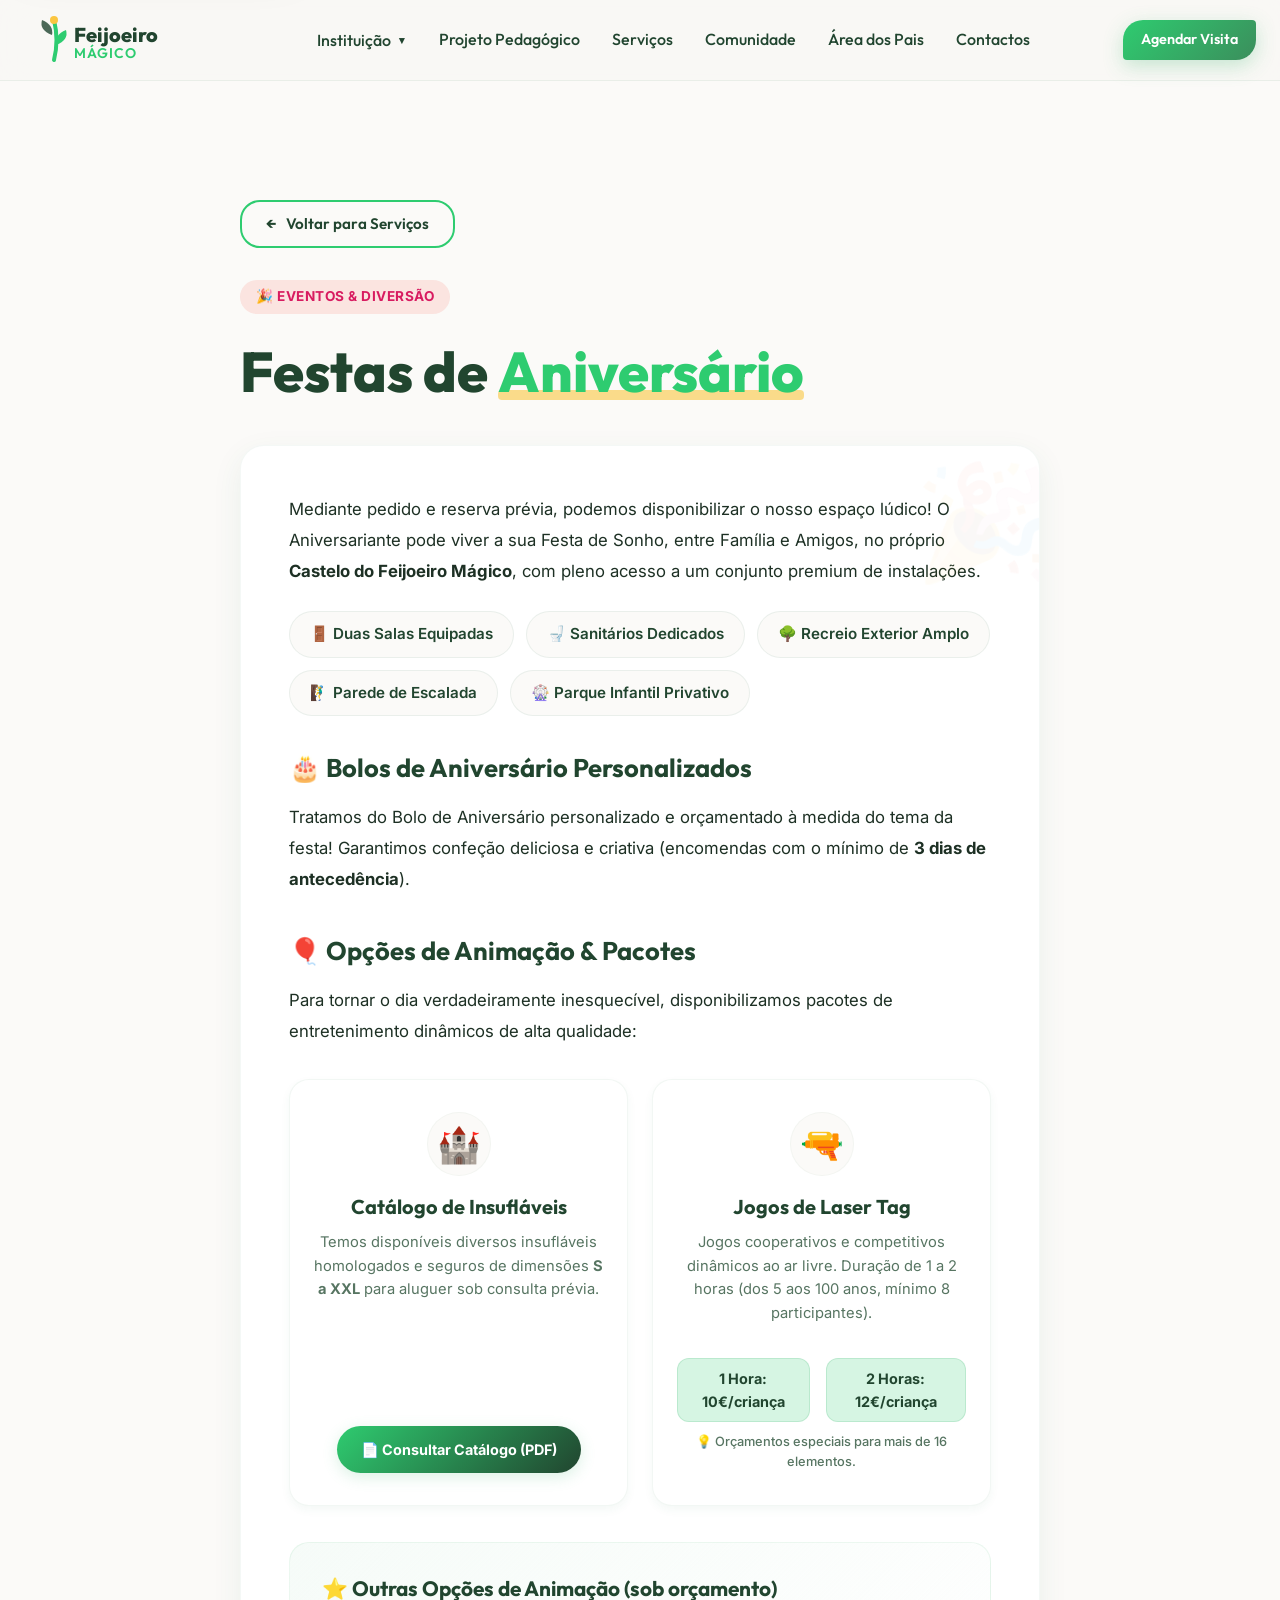
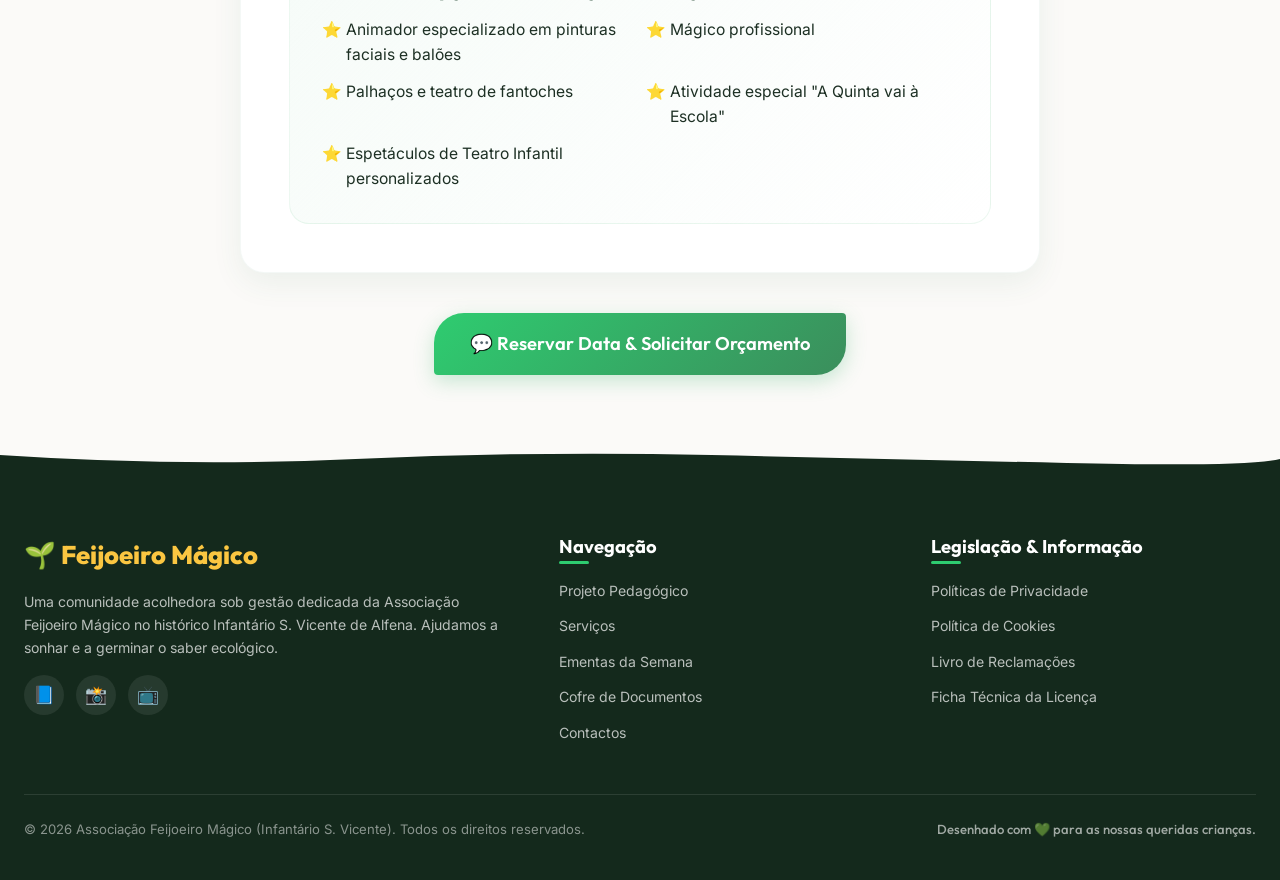
<file: aniversarios.html>
<!DOCTYPE html>
<html lang="pt">
<head>
    <meta charset="UTF-8">
    <meta name="viewport" content="width=device-width, initial-scale=1.0">
    <meta name="description" content="Celebre Festas de Aniversário mágicas no Feijoeiro Mágico. Espaço com parque infantil, escalada, laser tag, insufláveis e bolos personalizados.">
    <meta name="keywords" content="festas de aniversario alfena, aluguer insuflaveis alfena, laser tag criancas porto, festas infantis valongo, feijoeiro magico">
    <meta name="author" content="Associação Feijoeiro Mágico">
    <title>Festas de Aniversário | Feijoeiro Mágico</title>
    
    <!-- Google Fonts -->
    <link rel="preconnect" href="https://fonts.googleapis.com">
    <link rel="preconnect" href="https://fonts.gstatic.com" crossorigin>
    <link href="https://fonts.googleapis.com/css2?family=Inter:wght@400;500;600&family=Outfit:wght@400;500;600;700;800&display=swap" rel="stylesheet">
    
    <!-- Favicon using SVG -->
    <link rel="icon" type="image/svg+xml" href="data:image/svg+xml,<svg xmlns=%22http://www.w3.org/2000/svg%22 viewBox=%220 0 100 100%22><text y=%22.9em%22 font-size=%2290%22>🌱</text></svg>">

    <!-- CSS Stylesheet -->
    <link rel="stylesheet" href="assets/css/styles.css">

    <!-- Page Specific Premium Styling -->
    <style>
        .back-nav-container {
            margin-bottom: 32px;
        }

        .back-nav-container a {
            display: inline-flex;
            align-items: center;
            gap: 10px;
            padding: 10px 24px;
            border-radius: 20px;
            font-size: 0.95rem;
            font-weight: 600;
            transition: var(--transition-bounce);
        }

        .back-arrow {
            transition: transform 0.3s ease;
            font-weight: bold;
        }

        .back-nav-container a:hover .back-arrow {
            transform: translateX(-4px);
        }

        .subpage-container {
            max-width: 840px;
            margin: 0 auto;
            padding: 0 20px;
        }

        .premium-panel {
            background: var(--white);
            border-radius: 24px;
            padding: 48px;
            box-shadow: var(--shadow-md);
            border: 1px solid rgba(47, 117, 75, 0.05);
            margin-bottom: 40px;
            position: relative;
            overflow: hidden;
        }

        @media (max-width: 600px) {
            .premium-panel {
                padding: 32px 20px;
            }
        }

        .premium-panel::after {
            content: '🎉';
            position: absolute;
            top: -15px;
            right: -15px;
            font-size: 7rem;
            opacity: 0.03;
            pointer-events: none;
            user-select: none;
        }

        .premium-panel h2 {
            font-size: 1.6rem;
            color: var(--forest);
            margin-top: 40px;
            margin-bottom: 18px;
            display: flex;
            align-items: center;
            gap: 12px;
            font-family: var(--font-heading);
            font-weight: 700;
        }

        .premium-panel h2:first-of-type {
            margin-top: 0;
        }

        .premium-panel p {
            font-size: 1.05rem;
            line-height: 1.85;
            color: var(--text-main);
            margin-bottom: 24px;
        }

        /* Facilities Grid */
        .facility-tags {
            display: flex;
            flex-wrap: wrap;
            gap: 12px;
            margin: 24px 0 36px 0;
        }

        .facility-tag {
            background: var(--off-white);
            border: 1px solid rgba(47, 117, 75, 0.08);
            padding: 10px 20px;
            border-radius: 30px;
            font-weight: 600;
            font-size: 0.95rem;
            color: var(--forest);
            display: inline-flex;
            align-items: center;
            gap: 8px;
        }

        /* Animation Cards */
        .animation-grid {
            display: grid;
            grid-template-columns: repeat(2, 1fr);
            gap: 24px;
            margin: 32px 0;
        }

        @media (max-width: 768px) {
            .animation-grid {
                grid-template-columns: 1fr;
            }
        }

        .anim-card {
            background: var(--white);
            border: 1px solid rgba(47, 117, 75, 0.06);
            border-radius: 20px;
            padding: 32px 24px;
            box-shadow: var(--shadow-sm);
            display: flex;
            flex-direction: column;
            align-items: center;
            text-align: center;
            transition: var(--transition-bounce);
        }

        .anim-card:hover {
            transform: translateY(-5px);
            box-shadow: var(--shadow-md);
            border-color: var(--accent-leaf);
        }

        .anim-icon {
            font-size: 2.2rem;
            background: var(--off-white);
            width: 64px;
            height: 64px;
            border-radius: 50%;
            display: flex;
            align-items: center;
            justify-content: center;
            margin-bottom: 18px;
            border: 1px solid rgba(47, 117, 75, 0.04);
        }

        .anim-card h3 {
            font-size: 1.25rem;
            color: var(--forest);
            margin-bottom: 12px;
            font-family: var(--font-heading);
        }

        .anim-card p {
            font-size: 0.92rem;
            line-height: 1.6;
            color: var(--text-muted);
            margin-bottom: 20px;
            flex-grow: 1;
        }

        /* Price displays for Laser Tag */
        .pricing-box-wrapper {
            display: flex;
            gap: 16px;
            justify-content: center;
            margin-top: 12px;
            width: 100%;
        }

        .price-badge {
            background: var(--mint-light);
            color: var(--forest);
            padding: 8px 16px;
            border-radius: 12px;
            font-weight: 700;
            font-size: 0.9rem;
            border: 1px solid rgba(76, 184, 119, 0.2);
        }

        /* Others Panel */
        .others-panel {
            background: linear-gradient(135deg, rgba(76, 184, 119, 0.05) 0%, rgba(255, 255, 255, 0.9) 100%);
            border: 1px solid rgba(76, 184, 119, 0.1);
            border-radius: 20px;
            padding: 32px;
            margin-top: 36px;
        }

        .others-panel h3 {
            font-size: 1.3rem;
            color: var(--forest);
            margin-bottom: 16px;
            font-family: var(--font-heading);
        }

        .others-list {
            display: grid;
            grid-template-columns: repeat(2, 1fr);
            gap: 12px;
            list-style: none;
            padding-left: 0;
        }

        @media (max-width: 600px) {
            .others-list {
                grid-template-columns: 1fr;
            }
        }

        .others-list li {
            padding-left: 24px;
            position: relative;
            font-size: 0.98rem;
            color: var(--text-main);
        }

        .others-list li::before {
            content: '⭐';
            position: absolute;
            left: 0;
            color: var(--sun-yellow);
        }

        .highlight-badge {
            display: inline-block;
            padding: 6px 16px;
            border-radius: 20px;
            font-size: 0.85rem;
            font-weight: 700;
            text-transform: uppercase;
            letter-spacing: 0.5px;
            margin-bottom: 16px;
        }

        .badge-orange {
            background: rgba(244, 67, 54, 0.12);
            color: #d81b60;
        }

        .btn-download-premium {
            background: linear-gradient(135deg, var(--accent-leaf) 0%, var(--primary-green) 100%);
            color: var(--white);
            padding: 12px 24px;
            border-radius: 30px;
            font-size: 0.9rem;
            font-weight: 700;
            box-shadow: 0 4px 15px rgba(76, 184, 119, 0.2);
            display: inline-flex;
            align-items: center;
            gap: 8px;
            transition: var(--transition-bounce);
        }

        .btn-download-premium:hover {
            transform: translateY(-2px);
            box-shadow: 0 6px 20px rgba(76, 184, 119, 0.35);
            color: var(--white);
        }
    </style>
</head>
<body>

    <!-- Accessibility skip-link -->
    <a href="#conteudo-principal" class="skip-link">Saltar para o conteúdo principal</a>

    <!-- Header & Navigation -->
    <header class="main-header">
        <div class="header-container">
            <a href="index.html" class="logo-link" aria-label="Feijoeiro Mágico - Página Inicial">
                <!-- SVG Beanstalk Logo -->
                <svg class="logo-svg" viewBox="0 0 200 60" width="200" height="60" xmlns="http://www.w3.org/2000/svg">
                    <g transform="translate(10, 5)">
                        <!-- Beanstalk Stem -->
                        <path d="M20,45 Q25,25 20,5" fill="none" stroke="var(--accent-leaf)" stroke-width="4" stroke-linecap="round"/>
                        <!-- Leaves -->
                        <path d="M22,30 Q35,25 32,15 Q20,20 22,30" fill="var(--accent-leaf)" />
                        <path d="M18,20 Q5,15 8,5 Q20,10 18,20" fill="var(--primary-green)" opacity="0.8" />
                        <!-- Golden Sun -->
                        <circle cx="20" cy="5" r="4" fill="var(--sun-yellow)" />
                    </g>
                    <!-- Text -->
                    <text x="50" y="32" font-family="'Outfit', sans-serif" font-weight="800" font-size="20" fill="var(--primary-green)">Feijoeiro</text>
                    <text x="50" y="48" font-family="'Outfit', sans-serif" font-weight="600" font-size="14" fill="var(--accent-leaf)" letter-spacing="1">MÁGICO</text>
                </svg>
            </a>

            <!-- Desktop Navigation -->
            <nav class="nav-desktop" aria-label="Menu Principal">
                <ul>
                    <li class="nav-item-dropdown">
                        <button class="dropdown-trigger" aria-haspopup="true" aria-expanded="false">
                            Instituição <span class="dropdown-arrow" aria-hidden="true">▼</span>
                        </button>
                        <ul class="dropdown-menu" aria-label="Submenu Instituição">
                            <li><a href="missao.html">Missão</a></li>
                            <li><a href="horario.html">Horário de Funcionamento</a></li>
                            <li><a href="sinergias.html">Sinergias</a></li>
                            <li><a href="regulamento.html">Regulamento Interno</a></li>
                            <li><a href="contingencia.html">Plano de Contingência</a></li>
                        </ul>
                    </li>
                    <li><a href="index.html#projeto">Projeto Pedagógico</a></li>
                    <li><a href="servicos.html">Serviços</a></li>
                    <li><a href="comunidade.html">Comunidade</a></li>
                    <li><a href="index.html#pais">Área dos Pais</a></li>
                    <li><a href="contactos.html">Contactos</a></li>
                </ul>
            </nav>

            <div class="header-actions">
                <a href="index.html#contactos" class="btn btn-leaf btn-small" id="header-cta">Agendar Visita</a>
            </div>

            <!-- Hamburger Button -->
            <button class="menu-toggle" aria-label="Abrir menu" aria-expanded="false" aria-controls="nav-mobile">
                <span class="hamburger-bar"></span>
                <span class="hamburger-bar"></span>
                <span class="hamburger-bar"></span>
            </button>
        </div>
    </header>

    <!-- Mobile Navigation Overlay -->
    <nav class="nav-mobile" id="nav-mobile" aria-label="Menu Móvel" aria-hidden="true">
        <ul>
            <li class="nav-item-dropdown-mobile">
                <button class="dropdown-trigger-mobile" aria-haspopup="true" aria-expanded="false">
                    Instituição <span class="dropdown-arrow-mobile" aria-hidden="true">▼</span>
                </button>
                <ul class="dropdown-menu-mobile" aria-label="Submenu Instituição Móvel">
                    <li><a href="missao.html">Missão</a></li>
                    <li><a href="horario.html">Horário de Funcionamento</a></li>
                    <li><a href="sinergias.html">Sinergias</a></li>
                    <li><a href="regulamento.html">Regulamento Interno</a></li>
                    <li><a href="contingencia.html">Plano de Contingência</a></li>
                </ul>
            </li>
            <li><a href="index.html#projeto">Projeto Pedagógico</a></li>
            <li><a href="servicos.html">Serviços</a></li>
            <li><a href="comunidade.html">Comunidade</a></li>
            <li><a href="index.html#pais">Área dos Pais</a></li>
            <li><a href="contactos.html">Contactos</a></li>
            <li><a href="index.html#contactos" class="btn btn-leaf btn-mobile-cta">Agendar Visita</a></li>
        </ul>
        <div class="mobile-nav-decor">
            <svg viewBox="0 0 100 100" class="mobile-decor-svg" xmlns="http://www.w3.org/2000/svg">
                <path d="M0,80 Q50,40 100,80 L100,100 L0,100 Z" fill="var(--mint-light)" opacity="0.3"></path>
                <path d="M0,90 Q50,70 100,90 L100,100 L0,100 Z" fill="var(--mint-light)" opacity="0.5"></path>
            </svg>
        </div>
    </nav>

    <!-- Main Content -->
    <main id="conteudo-principal" style="padding-top: 120px;">
        <section class="section animate-scroll active" style="padding: 80px 0;">
            <div class="subpage-container">
                
                <!-- Back Button -->
                <div class="back-nav-container">
                    <a href="servicos.html" class="btn btn-outline-leaf">
                        <span class="back-arrow" aria-hidden="true">←</span> Voltar para Serviços
                    </a>
                </div>

                <!-- Page Heading -->
                <div style="margin-bottom: 40px;">
                    <span class="highlight-badge badge-orange">🎉 Eventos & Diversão</span>
                    <h1 class="hero-title" style="font-size: clamp(2.2rem, 5vw, 3.5rem); margin-top: 8px; margin-bottom: 16px; line-height: 1.2;">
                        Festas de <span class="highlight">Aniversário</span>
                    </h1>
                </div>

                <!-- Main Content Panel -->
                <div class="premium-panel">
                    <p>
                        Mediante pedido e reserva prévia, podemos disponibilizar o nosso espaço lúdico! O Aniversariante pode viver a sua Festa de Sonho, entre Família e Amigos, no próprio <strong>Castelo do Feijoeiro Mágico</strong>, com pleno acesso a um conjunto premium de instalações.
                    </p>

                    <!-- Facility Tags -->
                    <div class="facility-tags">
                        <span class="facility-tag" aria-hidden="true">🚪 Duas Salas Equipadas</span>
                        <span class="facility-tag" aria-hidden="true">🚽 Sanitários Dedicados</span>
                        <span class="facility-tag" aria-hidden="true">🌳 Recreio Exterior Amplo</span>
                        <span class="facility-tag" aria-hidden="true">🧗‍♂️ Parede de Escalada</span>
                        <span class="facility-tag" aria-hidden="true">🎡 Parque Infantil Privativo</span>
                    </div>

                    <h2>🎂 Bolos de Aniversário Personalizados</h2>
                    <p>
                        Tratamos do Bolo de Aniversário personalizado e orçamentado à medida do tema da festa! Garantimos confeção deliciosa e criativa (encomendas com o mínimo de <strong>3 dias de antecedência</strong>).
                    </p>

                    <h2>🎈 Opções de Animação & Pacotes</h2>
                    <p>
                        Para tornar o dia verdadeiramente inesquecível, disponibilizamos pacotes de entretenimento dinâmicos de alta qualidade:
                    </p>

                    <!-- Animation Cards Grid -->
                    <div class="animation-grid">
                        
                        <!-- Option 1: Insuflaveis -->
                        <div class="anim-card">
                            <span class="anim-icon" aria-hidden="true">🏰</span>
                            <h3>Catálogo de Insufláveis</h3>
                            <p>Temos disponíveis diversos insufláveis homologados e seguros de dimensões <strong>S a XXL</strong> para aluguer sob consulta prévia.</p>
                            <a href="#" class="btn-download-premium btn-download" data-file="Catalogo_Insuflaveis_FeijoeiroMagico.pdf">
                                <span class="btn-text">📄 Consultar Catálogo (PDF)</span>
                                <span class="progress-bar"></span>
                            </a>
                        </div>

                        <!-- Option 2: Laser Tag -->
                        <div class="anim-card">
                            <span class="anim-icon" aria-hidden="true">🔫</span>
                            <h3>Jogos de Laser Tag</h3>
                            <p>Jogos cooperativos e competitivos dinâmicos ao ar livre. Duração de 1 a 2 horas (dos 5 aos 100 anos, mínimo 8 participantes).</p>
                            <div class="pricing-box-wrapper">
                                <span class="price-badge">1 Hora: 10€/criança</span>
                                <span class="price-badge">2 Horas: 12€/criança</span>
                            </div>
                            <span style="font-size: 0.8rem; color: var(--text-muted); margin-top: 10px; font-weight: 500;">
                                💡 Orçamentos especiais para mais de 16 elementos.
                            </span>
                        </div>

                    </div>

                    <!-- Option 3: Others Panel -->
                    <div class="others-panel">
                        <h3>⭐ Outras Opções de Animação (sob orçamento)</h3>
                        <ul class="others-list">
                            <li>Animador especializado em pinturas faciais e balões</li>
                            <li>Mágico profissional</li>
                            <li>Palhaços e teatro de fantoches</li>
                            <li>Atividade especial "A Quinta vai à Escola"</li>
                            <li>Espetáculos de Teatro Infantil personalizados</li>
                        </ul>
                    </div>
                </div>

                <!-- Footer Separator / Quick Contacts Call -->
                <div style="text-align: center; margin-top: 32px; margin-bottom: 20px;">
                    <a href="index.html#contactos" class="btn btn-leaf btn-large">💬 Reservar Data & Solicitar Orçamento</a>
                </div>

            </div>
        </section>
    </main>

    <!-- Footer -->
    <footer class="main-footer">
        <div class="footer-curved-background">
            <svg class="footer-silhouette-svg" viewBox="0 0 1440 100" fill="none" preserveAspectRatio="none" xmlns="http://www.w3.org/2000/svg">
                <path d="M0,50 Q200,80 400,60 T800,50 T1200,70 T1440,60 L1440,100 L0,100 Z" fill="var(--forest-dark)"/>
            </svg>
        </div>

        <div class="container footer-content-container">
            <div class="footer-top-grid">
                <div class="footer-brand-col">
                    <div class="footer-logo">🌱 Feijoeiro Mágico</div>
                    <p class="footer-tagline">Uma comunidade acolhedora sob gestão dedicada da Associação Feijoeiro Mágico no histórico Infantário S. Vicente de Alfena. Ajudamos a sonhar e a germinar o saber ecológico.</p>
                    <div class="social-links">
                        <a href="https://facebook.com" target="_blank" rel="noopener noreferrer" aria-label="Visitar Facebook" class="social-icon-btn">📘</a>
                        <a href="https://instagram.com" target="_blank" rel="noopener noreferrer" aria-label="Visitar Instagram" class="social-icon-btn">📸</a>
                        <a href="https://youtube.com" target="_blank" rel="noopener noreferrer" aria-label="Visitar Youtube" class="social-icon-btn">📺</a>
                    </div>
                </div>

                <div class="footer-links-col">
                    <h4>Navegação</h4>
                    <ul>
                        <li><a href="index.html#projeto" class="footer-link">Projeto Pedagógico</a></li>
                        <li><a href="servicos.html" class="footer-link">Serviços</a></li>
                        <li><a href="index.html#pais" class="footer-link">Ementas da Semana</a></li>
                        <li><a href="index.html#pais" class="footer-link">Cofre de Documentos</a></li>
                        <li><a href="contactos.html" class="footer-link">Contactos</a></li>
                    </ul>
                </div>

                <div class="footer-legal-col">
                    <h4>Legislação & Informação</h4>
                    <ul>
                        <li><a href="#" class="footer-link">Políticas de Privacidade</a></li>
                        <li><a href="#" class="footer-link">Política de Cookies</a></li>
                        <li><a href="https://www.livroreclamacoes.pt" target="_blank" rel="noopener noreferrer" class="footer-link">Livro de Reclamações</a></li>
                        <li><a href="#" class="footer-link">Ficha Técnica da Licença</a></li>
                    </ul>
                </div>
            </div>

            <hr class="footer-divider">

            <div class="footer-bottom">
                <p class="copyright-text">&copy; 2026 Associação Feijoeiro Mágico (Infantário S. Vicente). Todos os direitos reservados.</p>
                <p class="footer-credit">Desenhado com 💚 para as nossas queridas crianças.</p>
            </div>
        </div>
    </footer>

    <!-- JS Logic Script -->
    <script src="assets/js/script.js"></script>
</body>
</html>
</file>
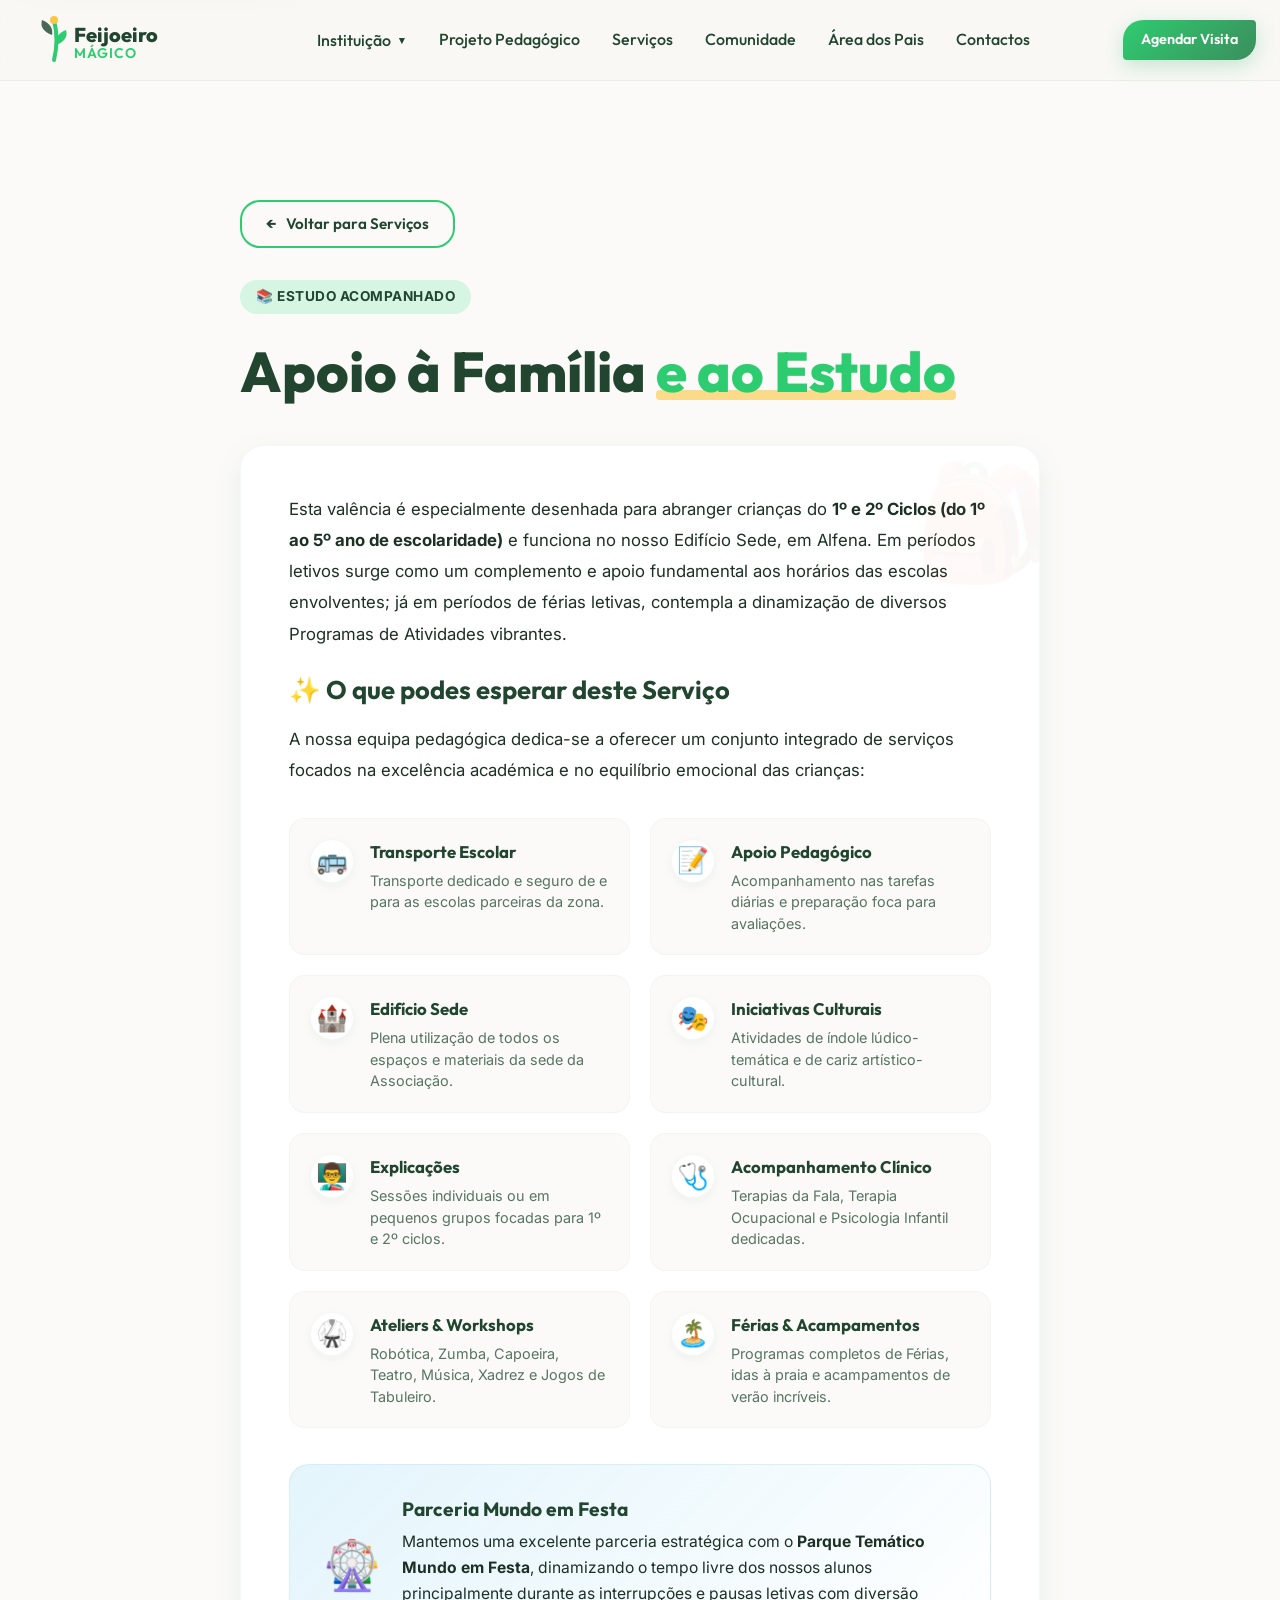
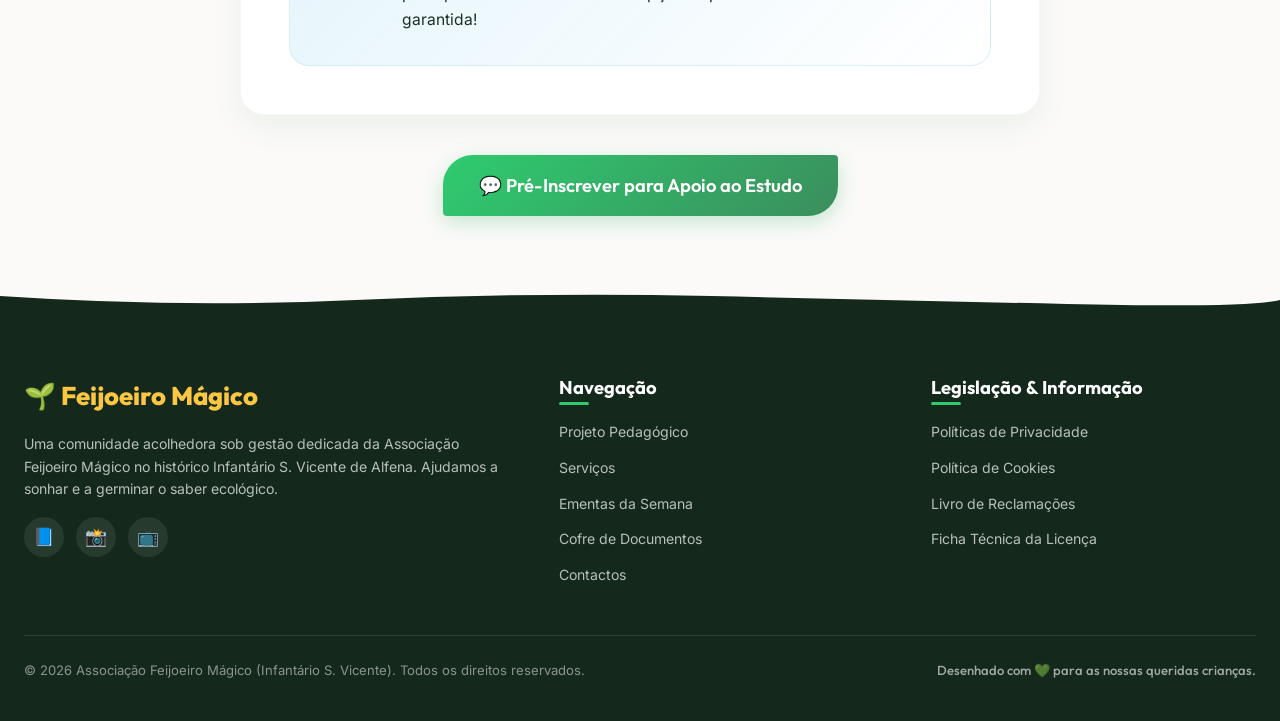
<file: apoio-estudo.html>
<!DOCTYPE html>
<html lang="pt">
<head>
    <meta charset="UTF-8">
    <meta name="viewport" content="width=device-width, initial-scale=1.0">
    <meta name="description" content="Apoio à Família e ao Estudo no Feijoeiro Mágico. CATL, Explicações e Atividades extracurriculares em Alfena para alunos do 1º e 2º ciclos.">
    <meta name="keywords" content="apoio de estudo alfena, catl alfena, otl valongo, explicacoes alfena, terapia da fala alfena, feijoeiro magico">
    <meta name="author" content="Associação Feijoeiro Mágico">
    <title>Apoio à Família & Estudo | Feijoeiro Mágico</title>
    
    <!-- Google Fonts -->
    <link rel="preconnect" href="https://fonts.googleapis.com">
    <link rel="preconnect" href="https://fonts.gstatic.com" crossorigin>
    <link href="https://fonts.googleapis.com/css2?family=Inter:wght@400;500;600&family=Outfit:wght@400;500;600;700;800&display=swap" rel="stylesheet">
    
    <!-- Favicon using SVG -->
    <link rel="icon" type="image/svg+xml" href="data:image/svg+xml,<svg xmlns=%22http://www.w3.org/2000/svg%22 viewBox=%220 0 100 100%22><text y=%22.9em%22 font-size=%2290%22>🌱</text></svg>">

    <!-- CSS Stylesheet -->
    <link rel="stylesheet" href="assets/css/styles.css">

    <!-- Page Specific Premium Styling -->
    <style>
        .back-nav-container {
            margin-bottom: 32px;
        }

        .back-nav-container a {
            display: inline-flex;
            align-items: center;
            gap: 10px;
            padding: 10px 24px;
            border-radius: 20px;
            font-size: 0.95rem;
            font-weight: 600;
            transition: var(--transition-bounce);
        }

        .back-arrow {
            transition: transform 0.3s ease;
            font-weight: bold;
        }

        .back-nav-container a:hover .back-arrow {
            transform: translateX(-4px);
        }

        .subpage-container {
            max-width: 840px;
            margin: 0 auto;
            padding: 0 20px;
        }

        .premium-panel {
            background: var(--white);
            border-radius: 24px;
            padding: 48px;
            box-shadow: var(--shadow-md);
            border: 1px solid rgba(47, 117, 75, 0.05);
            margin-bottom: 40px;
            position: relative;
            overflow: hidden;
        }

        @media (max-width: 600px) {
            .premium-panel {
                padding: 32px 20px;
            }
        }

        .premium-panel::after {
            content: '🎒';
            position: absolute;
            top: -15px;
            right: -15px;
            font-size: 7rem;
            opacity: 0.03;
            pointer-events: none;
            user-select: none;
        }

        .premium-panel h2 {
            font-size: 1.6rem;
            color: var(--forest);
            margin-top: 40px;
            margin-bottom: 18px;
            display: flex;
            align-items: center;
            gap: 12px;
            font-family: var(--font-heading);
            font-weight: 700;
        }

        .premium-panel h2:first-of-type {
            margin-top: 0;
        }

        .premium-panel p {
            font-size: 1.05rem;
            line-height: 1.85;
            color: var(--text-main);
            margin-bottom: 24px;
        }

        /* Features List Grid */
        .features-grid-list {
            display: grid;
            grid-template-columns: repeat(2, 1fr);
            gap: 20px;
            margin: 32px 0;
        }

        @media (max-width: 680px) {
            .features-grid-list {
                grid-template-columns: 1fr;
                gap: 16px;
            }
        }

        .feature-card-item {
            background: var(--off-white);
            padding: 20px;
            border-radius: 16px;
            border: 1px solid rgba(47, 117, 75, 0.04);
            display: flex;
            gap: 16px;
            align-items: flex-start;
            transition: var(--transition-bounce);
        }

        .feature-card-item:hover {
            background: var(--white);
            border-color: var(--accent-leaf);
            box-shadow: var(--shadow-sm);
            transform: translateY(-3px);
        }

        .feature-card-icon {
            font-size: 1.6rem;
            background: var(--white);
            width: 44px;
            height: 44px;
            border-radius: 50%;
            display: flex;
            align-items: center;
            justify-content: center;
            flex-shrink: 0;
            box-shadow: var(--shadow-sm);
            border: 1px solid rgba(47, 117, 75, 0.05);
        }

        .feature-card-text {
            display: flex;
            flex-direction: column;
            gap: 4px;
        }

        .feature-card-title {
            font-weight: 700;
            color: var(--forest);
            font-family: var(--font-heading);
            font-size: 1.05rem;
        }

        .feature-card-desc {
            font-size: 0.9rem;
            color: var(--text-muted);
            line-height: 1.5;
        }

        .partnership-box {
            background: linear-gradient(135deg, var(--sky-blue) 0%, rgba(255, 255, 255, 0.9) 100%);
            border: 1px solid rgba(198, 230, 240, 0.6);
            border-radius: 20px;
            padding: 32px;
            margin-top: 36px;
            display: flex;
            gap: 20px;
            align-items: center;
        }

        @media (max-width: 600px) {
            .partnership-box {
                flex-direction: column;
                text-align: center;
            }
        }

        .partnership-emoji {
            font-size: 3rem;
            flex-shrink: 0;
        }

        .highlight-badge {
            display: inline-block;
            padding: 6px 16px;
            border-radius: 20px;
            font-size: 0.85rem;
            font-weight: 700;
            text-transform: uppercase;
            letter-spacing: 0.5px;
            margin-bottom: 16px;
        }

        .badge-green {
            background: var(--mint-light);
            color: var(--forest);
        }
    </style>
</head>
<body>

    <!-- Accessibility skip-link -->
    <a href="#conteudo-principal" class="skip-link">Saltar para o conteúdo principal</a>

    <!-- Header & Navigation -->
    <header class="main-header">
        <div class="header-container">
            <a href="index.html" class="logo-link" aria-label="Feijoeiro Mágico - Página Inicial">
                <!-- SVG Beanstalk Logo -->
                <svg class="logo-svg" viewBox="0 0 200 60" width="200" height="60" xmlns="http://www.w3.org/2000/svg">
                    <g transform="translate(10, 5)">
                        <!-- Beanstalk Stem -->
                        <path d="M20,45 Q25,25 20,5" fill="none" stroke="var(--accent-leaf)" stroke-width="4" stroke-linecap="round"/>
                        <!-- Leaves -->
                        <path d="M22,30 Q35,25 32,15 Q20,20 22,30" fill="var(--accent-leaf)" />
                        <path d="M18,20 Q5,15 8,5 Q20,10 18,20" fill="var(--primary-green)" opacity="0.8" />
                        <!-- Golden Sun -->
                        <circle cx="20" cy="5" r="4" fill="var(--sun-yellow)" />
                    </g>
                    <!-- Text -->
                    <text x="50" y="32" font-family="'Outfit', sans-serif" font-weight="800" font-size="20" fill="var(--primary-green)">Feijoeiro</text>
                    <text x="50" y="48" font-family="'Outfit', sans-serif" font-weight="600" font-size="14" fill="var(--accent-leaf)" letter-spacing="1">MÁGICO</text>
                </svg>
            </a>

            <!-- Desktop Navigation -->
            <nav class="nav-desktop" aria-label="Menu Principal">
                <ul>
                    <li class="nav-item-dropdown">
                        <button class="dropdown-trigger" aria-haspopup="true" aria-expanded="false">
                            Instituição <span class="dropdown-arrow" aria-hidden="true">▼</span>
                        </button>
                        <ul class="dropdown-menu" aria-label="Submenu Instituição">
                            <li><a href="missao.html">Missão</a></li>
                            <li><a href="horario.html">Horário de Funcionamento</a></li>
                            <li><a href="sinergias.html">Sinergias</a></li>
                            <li><a href="regulamento.html">Regulamento Interno</a></li>
                            <li><a href="contingencia.html">Plano de Contingência</a></li>
                        </ul>
                    </li>
                    <li><a href="index.html#projeto">Projeto Pedagógico</a></li>
                    <li><a href="servicos.html">Serviços</a></li>
                    <li><a href="comunidade.html">Comunidade</a></li>
                    <li><a href="index.html#pais">Área dos Pais</a></li>
                    <li><a href="contactos.html">Contactos</a></li>
                </ul>
            </nav>

            <div class="header-actions">
                <a href="index.html#contactos" class="btn btn-leaf btn-small" id="header-cta">Agendar Visita</a>
            </div>

            <!-- Hamburger Button -->
            <button class="menu-toggle" aria-label="Abrir menu" aria-expanded="false" aria-controls="nav-mobile">
                <span class="hamburger-bar"></span>
                <span class="hamburger-bar"></span>
                <span class="hamburger-bar"></span>
            </button>
        </div>
    </header>

    <!-- Mobile Navigation Overlay -->
    <nav class="nav-mobile" id="nav-mobile" aria-label="Menu Móvel" aria-hidden="true">
        <ul>
            <li class="nav-item-dropdown-mobile">
                <button class="dropdown-trigger-mobile" aria-haspopup="true" aria-expanded="false">
                    Instituição <span class="dropdown-arrow-mobile" aria-hidden="true">▼</span>
                </button>
                <ul class="dropdown-menu-mobile" aria-label="Submenu Instituição Móvel">
                    <li><a href="missao.html">Missão</a></li>
                    <li><a href="horario.html">Horário de Funcionamento</a></li>
                    <li><a href="sinergias.html">Sinergias</a></li>
                    <li><a href="regulamento.html">Regulamento Interno</a></li>
                    <li><a href="contingencia.html">Plano de Contingência</a></li>
                </ul>
            </li>
            <li><a href="index.html#projeto">Projeto Pedagógico</a></li>
            <li><a href="servicos.html">Serviços</a></li>
            <li><a href="comunidade.html">Comunidade</a></li>
            <li><a href="index.html#pais">Área dos Pais</a></li>
            <li><a href="contactos.html">Contactos</a></li>
            <li><a href="index.html#contactos" class="btn btn-leaf btn-mobile-cta">Agendar Visita</a></li>
        </ul>
        <div class="mobile-nav-decor">
            <svg viewBox="0 0 100 100" class="mobile-decor-svg" xmlns="http://www.w3.org/2000/svg">
                <path d="M0,80 Q50,40 100,80 L100,100 L0,100 Z" fill="var(--mint-light)" opacity="0.3"></path>
                <path d="M0,90 Q50,70 100,90 L100,100 L0,100 Z" fill="var(--mint-light)" opacity="0.5"></path>
            </svg>
        </div>
    </nav>

    <!-- Main Content -->
    <main id="conteudo-principal" style="padding-top: 120px;">
        <section class="section animate-scroll active" style="padding: 80px 0;">
            <div class="subpage-container">
                
                <!-- Back Button -->
                <div class="back-nav-container">
                    <a href="servicos.html" class="btn btn-outline-leaf">
                        <span class="back-arrow" aria-hidden="true">←</span> Voltar para Serviços
                    </a>
                </div>

                <!-- Page Heading -->
                <div style="margin-bottom: 40px;">
                    <span class="highlight-badge badge-green">📚 Estudo Acompanhado</span>
                    <h1 class="hero-title" style="font-size: clamp(2.2rem, 5vw, 3.5rem); margin-top: 8px; margin-bottom: 16px; line-height: 1.2;">
                        Apoio à Família <span class="highlight">e ao Estudo</span>
                    </h1>
                </div>

                <!-- Main Content Panel -->
                <div class="premium-panel">
                    <p>
                        Esta valência é especialmente desenhada para abranger crianças do <strong>1º e 2º Ciclos (do 1º ao 5º ano de escolaridade)</strong> e funciona no nosso Edifício Sede, em Alfena. Em períodos letivos surge como um complemento e apoio fundamental aos horários das escolas envolventes; já em períodos de férias letivas, contempla a dinamização de diversos Programas de Atividades vibrantes.
                    </p>

                    <h2>✨ O que podes esperar deste Serviço</h2>
                    <p>
                        A nossa equipa pedagógica dedica-se a oferecer um conjunto integrado de serviços focados na excelência académica e no equilíbrio emocional das crianças:
                    </p>

                    <!-- Beautiful Grid of Features -->
                    <div class="features-grid-list">
                        
                        <div class="feature-card-item">
                            <span class="feature-card-icon" aria-hidden="true">🚌</span>
                            <div class="feature-card-text">
                                <span class="feature-card-title">Transporte Escolar</span>
                                <span class="feature-card-desc">Transporte dedicado e seguro de e para as escolas parceiras da zona.</span>
                            </div>
                        </div>

                        <div class="feature-card-item">
                            <span class="feature-card-icon" aria-hidden="true">📝</span>
                            <div class="feature-card-text">
                                <span class="feature-card-title">Apoio Pedagógico</span>
                                <span class="feature-card-desc">Acompanhamento nas tarefas diárias e preparação foca para avaliações.</span>
                            </div>
                        </div>

                        <div class="feature-card-item">
                            <span class="feature-card-icon" aria-hidden="true">🏰</span>
                            <div class="feature-card-text">
                                <span class="feature-card-title">Edifício Sede</span>
                                <span class="feature-card-desc">Plena utilização de todos os espaços e materiais da sede da Associação.</span>
                            </div>
                        </div>

                        <div class="feature-card-item">
                            <span class="feature-card-icon" aria-hidden="true">🎭</span>
                            <div class="feature-card-text">
                                <span class="feature-card-title">Iniciativas Culturais</span>
                                <span class="feature-card-desc">Atividades de índole lúdico-temática e de cariz artístico-cultural.</span>
                            </div>
                        </div>

                        <div class="feature-card-item">
                            <span class="feature-card-icon" aria-hidden="true">👨‍🏫</span>
                            <div class="feature-card-text">
                                <span class="feature-card-title">Explicações</span>
                                <span class="feature-card-desc">Sessões individuais ou em pequenos grupos focadas para 1º e 2º ciclos.</span>
                            </div>
                        </div>

                        <div class="feature-card-item">
                            <span class="feature-card-icon" aria-hidden="true">🩺</span>
                            <div class="feature-card-text">
                                <span class="feature-card-title">Acompanhamento Clínico</span>
                                <span class="feature-card-desc">Terapias da Fala, Terapia Ocupacional e Psicologia Infantil dedicadas.</span>
                            </div>
                        </div>

                        <div class="feature-card-item">
                            <span class="feature-card-icon" aria-hidden="true">🥋</span>
                            <div class="feature-card-text">
                                <span class="feature-card-title">Ateliers & Workshops</span>
                                <span class="feature-card-desc">Robótica, Zumba, Capoeira, Teatro, Música, Xadrez e Jogos de Tabuleiro.</span>
                            </div>
                        </div>

                        <div class="feature-card-item">
                            <span class="feature-card-icon" aria-hidden="true">🏝️</span>
                            <div class="feature-card-text">
                                <span class="feature-card-title">Férias & Acampamentos</span>
                                <span class="feature-card-desc">Programas completos de Férias, idas à praia e acampamentos de verão incríveis.</span>
                            </div>
                        </div>

                    </div>

                    <!-- Partnership Box -->
                    <div class="partnership-box">
                        <span class="partnership-emoji" aria-hidden="true">🎡</span>
                        <div>
                            <h3 style="margin-bottom: 8px; font-family: var(--font-heading); color: var(--forest); font-size: 1.2rem;">Parceria Mundo em Festa</h3>
                            <p style="margin-bottom: 0; font-size: 0.98rem; line-height: 1.65;">
                                Mantemos uma excelente parceria estratégica com o <strong>Parque Temático Mundo em Festa</strong>, dinamizando o tempo livre dos nossos alunos principalmente durante as interrupções e pausas letivas com diversão garantida!
                            </p>
                        </div>
                    </div>
                </div>

                <!-- Footer Separator / Quick Contacts Call -->
                <div style="text-align: center; margin-top: 32px; margin-bottom: 20px;">
                    <a href="index.html#contactos" class="btn btn-leaf btn-large">💬 Pré-Inscrever para Apoio ao Estudo</a>
                </div>

            </div>
        </section>
    </main>

    <!-- Footer -->
    <footer class="main-footer">
        <div class="footer-curved-background">
            <svg class="footer-silhouette-svg" viewBox="0 0 1440 100" fill="none" preserveAspectRatio="none" xmlns="http://www.w3.org/2000/svg">
                <path d="M0,50 Q200,80 400,60 T800,50 T1200,70 T1440,60 L1440,100 L0,100 Z" fill="var(--forest-dark)"/>
            </svg>
        </div>

        <div class="container footer-content-container">
            <div class="footer-top-grid">
                <div class="footer-brand-col">
                    <div class="footer-logo">🌱 Feijoeiro Mágico</div>
                    <p class="footer-tagline">Uma comunidade acolhedora sob gestão dedicada da Associação Feijoeiro Mágico no histórico Infantário S. Vicente de Alfena. Ajudamos a sonhar e a germinar o saber ecológico.</p>
                    <div class="social-links">
                        <a href="https://facebook.com" target="_blank" rel="noopener noreferrer" aria-label="Visitar Facebook" class="social-icon-btn">📘</a>
                        <a href="https://instagram.com" target="_blank" rel="noopener noreferrer" aria-label="Visitar Instagram" class="social-icon-btn">📸</a>
                        <a href="https://youtube.com" target="_blank" rel="noopener noreferrer" aria-label="Visitar Youtube" class="social-icon-btn">📺</a>
                    </div>
                </div>

                <div class="footer-links-col">
                    <h4>Navegação</h4>
                    <ul>
                        <li><a href="index.html#projeto" class="footer-link">Projeto Pedagógico</a></li>
                        <li><a href="servicos.html" class="footer-link">Serviços</a></li>
                        <li><a href="index.html#pais" class="footer-link">Ementas da Semana</a></li>
                        <li><a href="index.html#pais" class="footer-link">Cofre de Documentos</a></li>
                        <li><a href="contactos.html" class="footer-link">Contactos</a></li>
                    </ul>
                </div>

                <div class="footer-legal-col">
                    <h4>Legislação & Informação</h4>
                    <ul>
                        <li><a href="#" class="footer-link">Políticas de Privacidade</a></li>
                        <li><a href="#" class="footer-link">Política de Cookies</a></li>
                        <li><a href="https://www.livroreclamacoes.pt" target="_blank" rel="noopener noreferrer" class="footer-link">Livro de Reclamações</a></li>
                        <li><a href="#" class="footer-link">Ficha Técnica da Licença</a></li>
                    </ul>
                </div>
            </div>

            <hr class="footer-divider">

            <div class="footer-bottom">
                <p class="copyright-text">&copy; 2026 Associação Feijoeiro Mágico (Infantário S. Vicente). Todos os direitos reservados.</p>
                <p class="footer-credit">Desenhado com 💚 para as nossas queridas crianças.</p>
            </div>
        </div>
    </footer>

    <!-- JS Logic Script -->
    <script src="assets/js/script.js"></script>
</body>
</html>
</file>
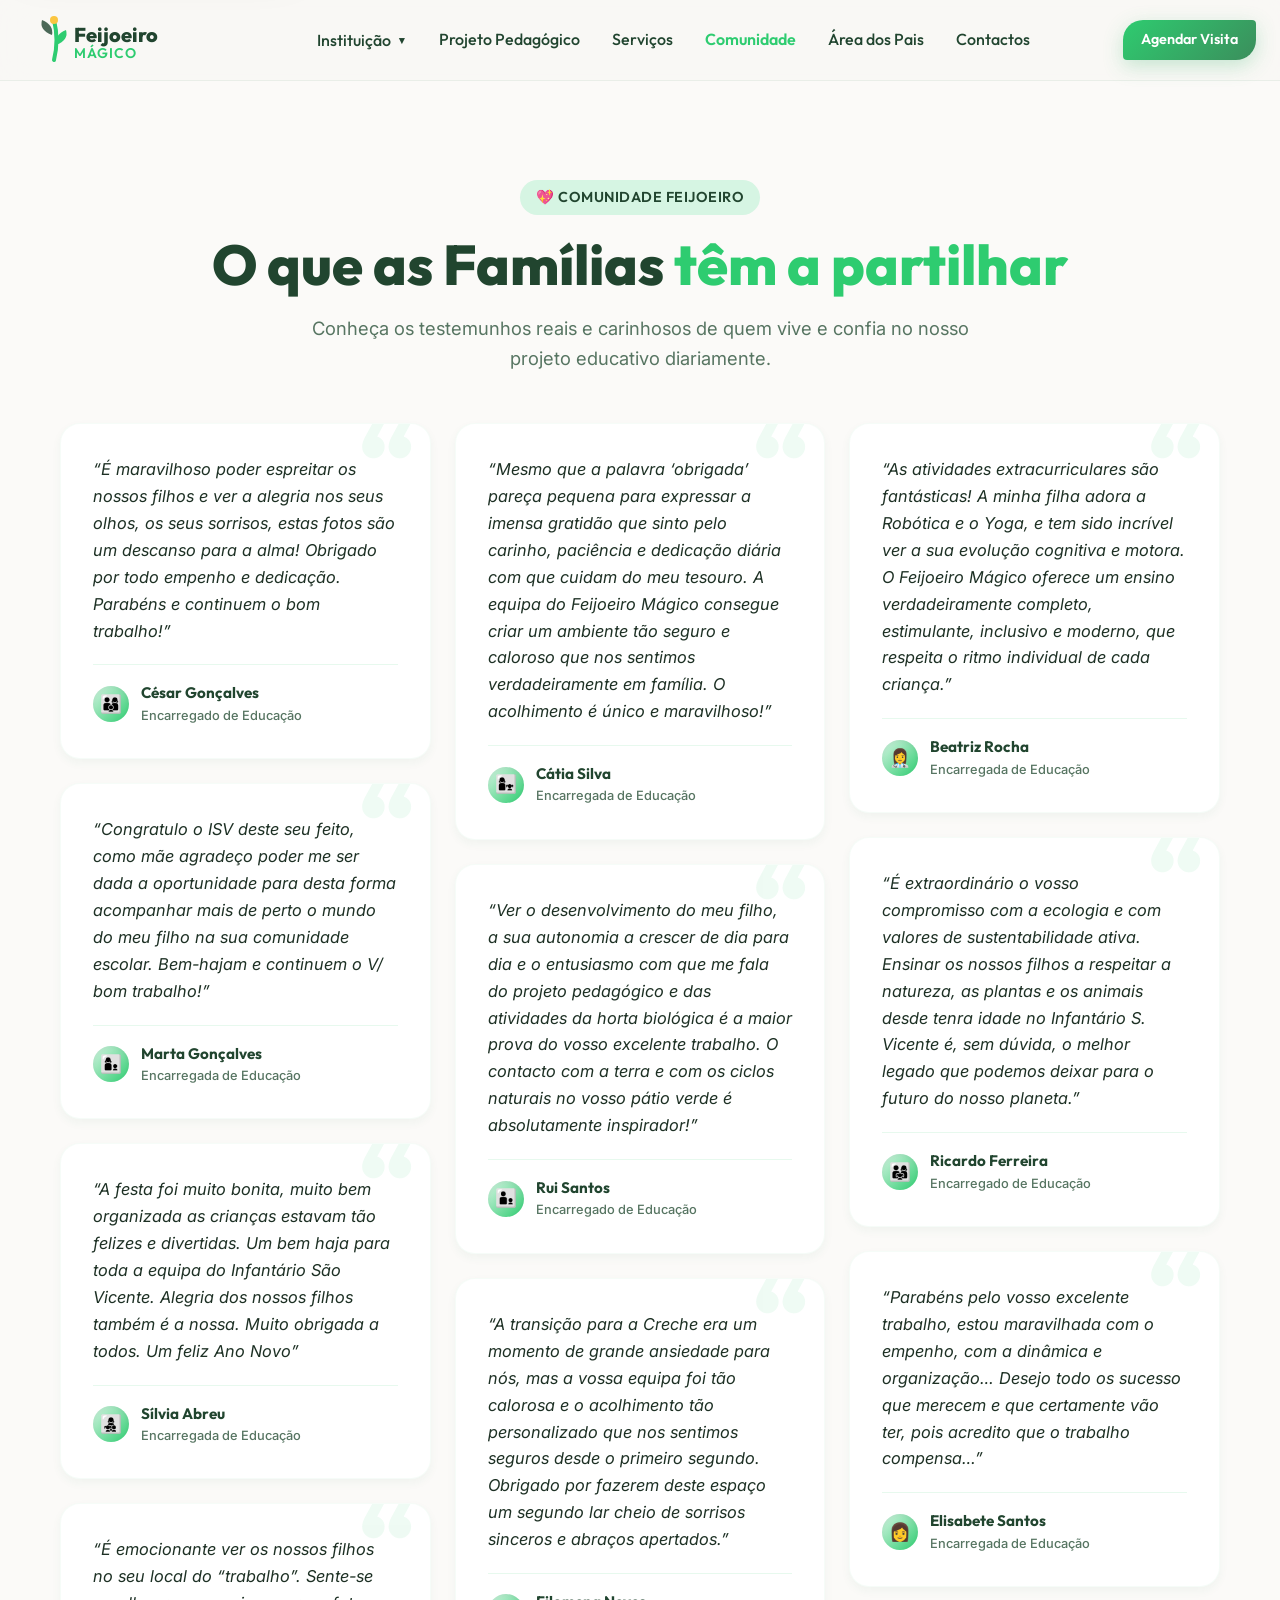
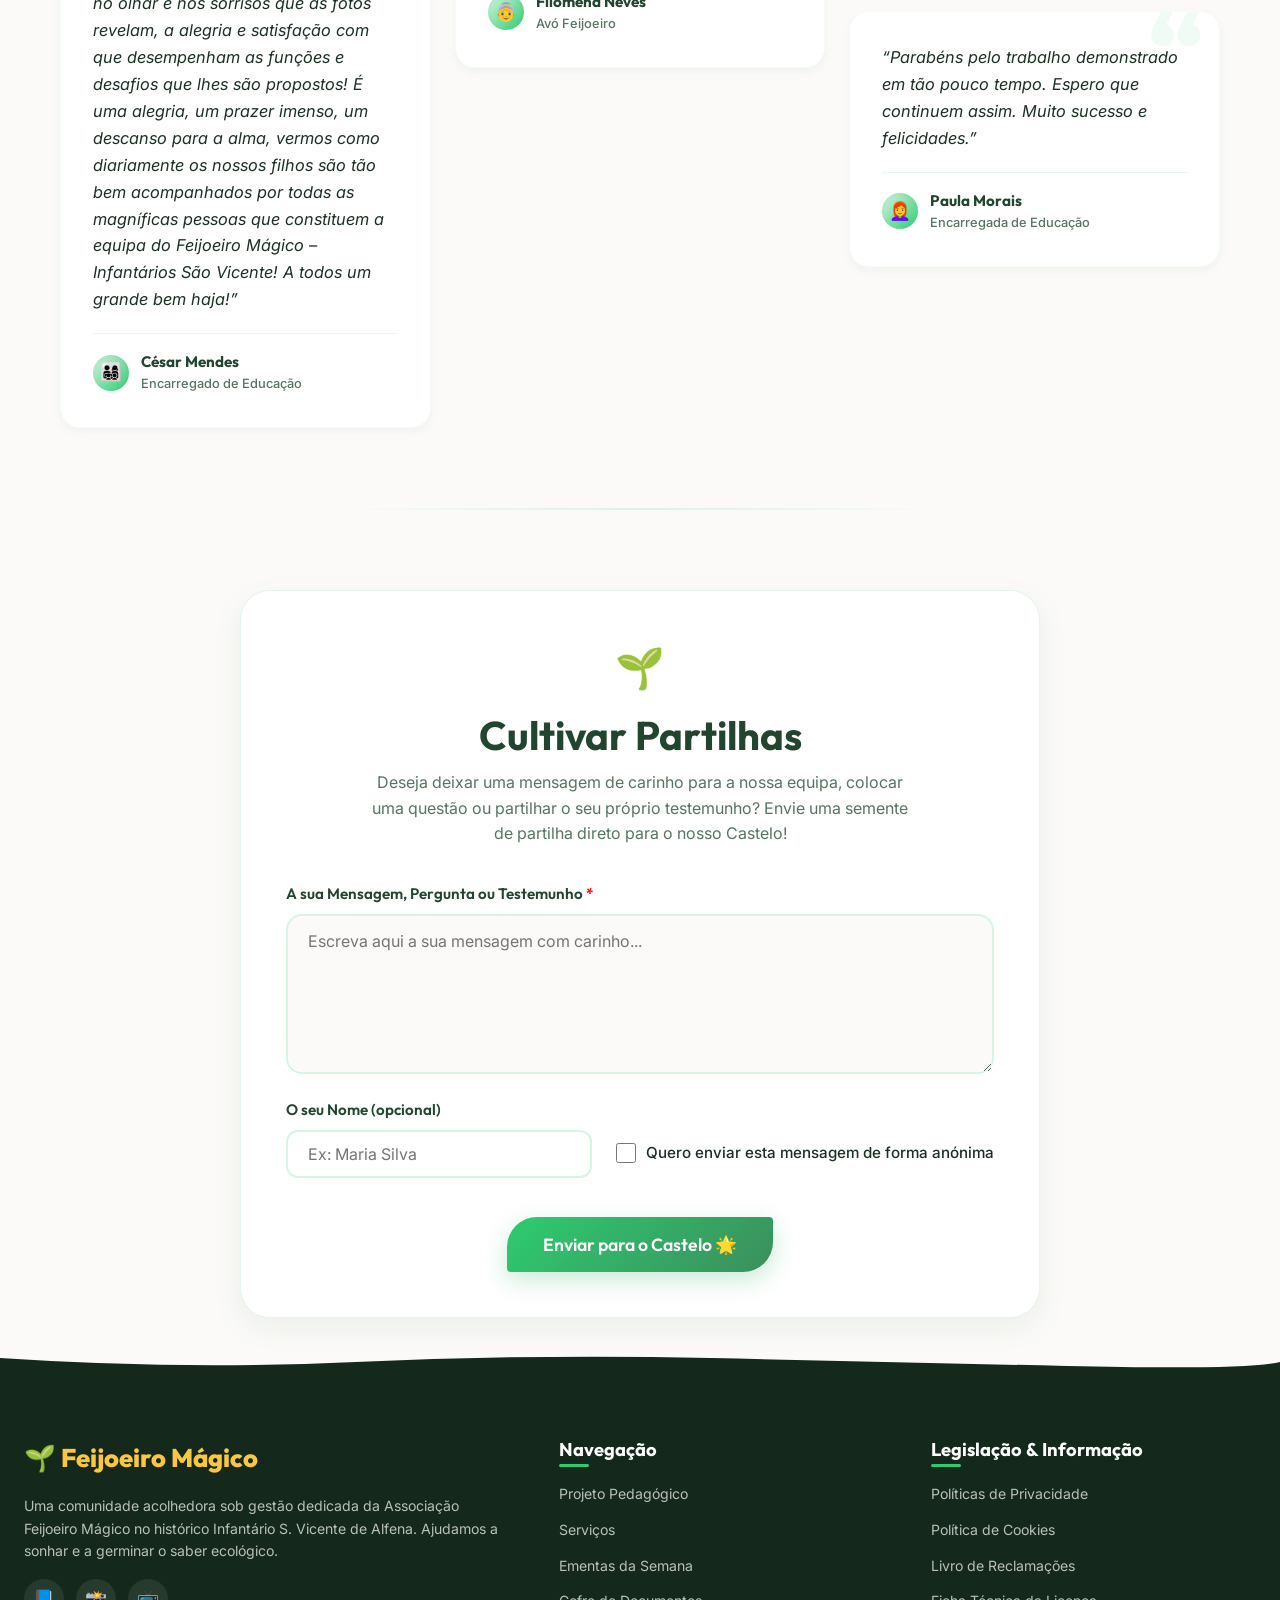
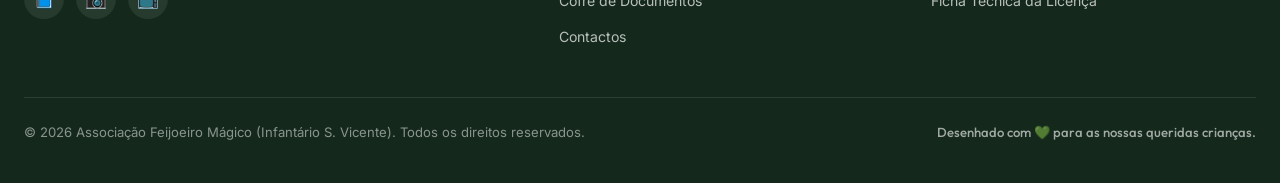
<file: comunidade.html>
<!DOCTYPE html>
<html lang="pt">
<head>
    <meta charset="UTF-8">
    <meta name="viewport" content="width=device-width, initial-scale=1.0">
    <meta name="description" content="A Comunidade do Feijoeiro Mágico - Infantário S. Vicente em Alfena. Testemunhos de carinho das nossas famílias e espaço para partilhar as suas mensagens.">
    <meta name="keywords" content="comunidade feijoeiro magico, testemunhos feijoeiro, infantario sao vicente, creche alfena, jardim infancia valongo">
    <meta name="author" content="Associação Feijoeiro Mágico">
    <title>Comunidade & Testemunhos | Feijoeiro Mágico</title>
    
    <!-- Google Fonts -->
    <link rel="preconnect" href="https://fonts.googleapis.com">
    <link rel="preconnect" href="https://fonts.gstatic.com" crossorigin>
    <link href="https://fonts.googleapis.com/css2?family=Inter:wght@400;500;600&family=Outfit:wght@400;500;600;700;800&display=swap" rel="stylesheet">
    
    <!-- Favicon using SVG -->
    <link rel="icon" type="image/svg+xml" href="data:image/svg+xml,<svg xmlns=%22http://www.w3.org/2000/svg%22 viewBox=%220 0 100 100%22><text y=%22.9em%22 font-size=%2290%22>🌱</text></svg>">

    <!-- CSS Stylesheet -->
    <link rel="stylesheet" href="assets/css/styles.css">

    <!-- Embedded Premium Page Styles -->
    <style>
        /* True CSS Masonry Layout */
        .masonry-grid {
            column-count: 3;
            column-gap: 24px;
            width: 100%;
        }
        
        @media (max-width: 1024px) {
            .masonry-grid {
                column-count: 2;
                column-gap: 20px;
            }
        }
        
        @media (max-width: 768px) {
            .masonry-grid {
                column-count: 1;
            }
        }
        
        /* Testimonial Card */
        .testimonial-card {
            break-inside: avoid;
            background-color: var(--white);
            border-radius: 20px;
            box-shadow: var(--shadow-sm);
            border: 1px solid rgba(76, 184, 119, 0.05);
            padding: 32px;
            margin-bottom: 24px;
            position: relative;
            overflow: hidden;
            transition: transform 0.4s cubic-bezier(0.16, 1, 0.3, 1), box-shadow 0.4s cubic-bezier(0.16, 1, 0.3, 1), border-color 0.4s cubic-bezier(0.16, 1, 0.3, 1);
        }
        
        .testimonial-card:hover {
            transform: translateY(-6px);
            box-shadow: var(--shadow-md);
            border-color: rgba(76, 184, 119, 0.25);
        }
        
        /* Elegant Decorative Quotation Mark */
        .testimonial-quote-icon {
            font-size: 7rem;
            line-height: 1;
            color: var(--mint-light);
            opacity: 0.4;
            position: absolute;
            top: -20px;
            right: 15px;
            font-family: var(--font-heading);
            font-weight: 800;
            user-select: none;
            pointer-events: none;
            z-index: 1;
        }
        
        .testimonial-text {
            font-family: var(--font-body);
            font-size: 1.02rem;
            color: var(--text-main);
            line-height: 1.65;
            font-style: italic;
            position: relative;
            z-index: 2;
            margin-bottom: 20px;
        }
        
        /* Author Block */
        .testimonial-author {
            display: flex;
            align-items: center;
            gap: 12px;
            border-top: 1px solid hsl(145, 60%, 94%);
            padding-top: 16px;
            position: relative;
            z-index: 2;
        }
        
        .author-avatar {
            width: 36px;
            height: 36px;
            border-radius: 50%;
            background: linear-gradient(135deg, var(--mint-light), var(--accent-leaf));
            display: flex;
            align-items: center;
            justify-content: center;
            font-size: 1.1rem;
            color: var(--forest);
            box-shadow: inset 0 2px 4px rgba(0,0,0,0.05);
        }
        
        .author-info {
            display: flex;
            flex-direction: column;
        }
        
        .author-name {
            font-family: var(--font-heading);
            font-weight: 700;
            font-size: 0.95rem;
            color: var(--forest);
        }
        
        .author-role {
            font-family: var(--font-body);
            font-size: 0.8rem;
            color: var(--text-muted);
            font-weight: 500;
        }
        
        /* Form Inputs Styling overrides */
        textarea:focus, input[type="text"]:focus {
            border-color: var(--accent-leaf) !important;
            box-shadow: 0 0 0 4px rgba(76, 184, 119, 0.15) !important;
            background-color: var(--white) !important;
        }
        
        /* Anonymity checked state visual effects */
        .input-disabled {
            opacity: 0.5;
            background-color: hsl(143, 20%, 94%) !important;
            border-color: hsl(143, 20%, 90%) !important;
            pointer-events: none;
            color: var(--text-muted) !important;
        }
        
        /* Custom Keyframe Animations */
        @keyframes fadeInScale {
            from {
                opacity: 0;
                transform: scale(0.95);
            }
            to {
                opacity: 1;
                transform: scale(1);
            }
        }
        
        @keyframes bounceFloat {
            0%, 100% {
                transform: translateY(0);
            }
            50% {
                transform: translateY(-8px);
            }
        }
    </style>
</head>
<body>

    <!-- Accessibility skip-link -->
    <a href="#conteudo-principal" class="skip-link">Saltar para o conteúdo principal</a>

    <!-- Header & Navigation -->
    <header class="main-header">
        <div class="header-container">
            <a href="index.html" class="logo-link" aria-label="Feijoeiro Mágico - Página Inicial">
                <!-- SVG Beanstalk Logo -->
                <svg class="logo-svg" viewBox="0 0 200 60" width="200" height="60" xmlns="http://www.w3.org/2000/svg">
                    <g transform="translate(10, 5)">
                        <!-- Beanstalk Stem -->
                        <path d="M20,45 Q25,25 20,5" fill="none" stroke="var(--accent-leaf)" stroke-width="4" stroke-linecap="round"/>
                        <!-- Leaves -->
                        <path d="M22,30 Q35,25 32,15 Q20,20 22,30" fill="var(--accent-leaf)" />
                        <path d="M18,20 Q5,15 8,5 Q20,10 18,20" fill="var(--primary-green)" opacity="0.8" />
                        <!-- Golden Sun -->
                        <circle cx="20" cy="5" r="4" fill="var(--sun-yellow)" />
                    </g>
                    <!-- Text -->
                    <text x="50" y="32" font-family="'Outfit', sans-serif" font-weight="800" font-size="20" fill="var(--primary-green)">Feijoeiro</text>
                    <text x="50" y="48" font-family="'Outfit', sans-serif" font-weight="600" font-size="14" fill="var(--accent-leaf)" letter-spacing="1">MÁGICO</text>
                </svg>
            </a>

            <!-- Desktop Navigation -->
            <nav class="nav-desktop" aria-label="Menu Principal">
                <ul>
                    <li class="nav-item-dropdown">
                        <button class="dropdown-trigger" aria-haspopup="true" aria-expanded="false">
                            Instituição <span class="dropdown-arrow" aria-hidden="true">▼</span>
                        </button>
                        <ul class="dropdown-menu" aria-label="Submenu Instituição">
                            <li><a href="missao.html">Missão</a></li>
                            <li><a href="horario.html">Horário de Funcionamento</a></li>
                            <li><a href="sinergias.html">Sinergias</a></li>
                            <li><a href="regulamento.html">Regulamento Interno</a></li>
                            <li><a href="contingencia.html">Plano de Contingência</a></li>
                        </ul>
                    </li>
                    <li><a href="index.html#projeto">Projeto Pedagógico</a></li>
                    <li><a href="servicos.html">Serviços</a></li>
                    <li><a href="comunidade.html" class="active" style="color: var(--accent-leaf); font-weight: 600;">Comunidade</a></li>
                    <li><a href="index.html#pais">Área dos Pais</a></li>
                    <li><a href="contactos.html">Contactos</a></li>
                </ul>
            </nav>

            <div class="header-actions">
                <a href="index.html#contactos" class="btn btn-leaf btn-small" id="header-cta">Agendar Visita</a>
            </div>

            <!-- Hamburger Button -->
            <button class="menu-toggle" aria-label="Abrir menu" aria-expanded="false" aria-controls="nav-mobile">
                <span class="hamburger-bar"></span>
                <span class="hamburger-bar"></span>
                <span class="hamburger-bar"></span>
            </button>
        </div>
    </header>

    <!-- Mobile Navigation Overlay -->
    <nav class="nav-mobile" id="nav-mobile" aria-label="Menu Móvel" aria-hidden="true">
        <ul>
            <li class="nav-item-dropdown-mobile">
                <button class="dropdown-trigger-mobile" aria-haspopup="true" aria-expanded="false">
                    Instituição <span class="dropdown-arrow-mobile" aria-hidden="true">▼</span>
                </button>
                <ul class="dropdown-menu-mobile" aria-label="Submenu Instituição Móvel">
                    <li><a href="missao.html">Missão</a></li>
                    <li><a href="horario.html">Horário de Funcionamento</a></li>
                    <li><a href="sinergias.html">Sinergias</a></li>
                    <li><a href="regulamento.html">Regulamento Interno</a></li>
                    <li><a href="contingencia.html">Plano de Contingência</a></li>
                </ul>
            </li>
            <li><a href="index.html#projeto">Projeto Pedagógico</a></li>
            <li><a href="servicos.html">Serviços</a></li>
            <li><a href="comunidade.html" style="color: var(--accent-leaf); font-weight: 600;">Comunidade</a></li>
            <li><a href="index.html#pais">Área dos Pais</a></li>
            <li><a href="contactos.html">Contactos</a></li>
            <li><a href="index.html#contactos" class="btn btn-leaf btn-mobile-cta">Agendar Visita</a></li>
        </ul>
        <div class="mobile-nav-decor">
            <svg viewBox="0 0 100 100" class="mobile-decor-svg" xmlns="http://www.w3.org/2000/svg">
                <path d="M0,80 Q50,40 100,80 L100,100 L0,100 Z" fill="var(--mint-light)" opacity="0.3"></path>
                <path d="M0,90 Q50,70 100,90 L100,100 L0,100 Z" fill="var(--mint-light)" opacity="0.5"></path>
            </svg>
        </div>
    </nav>

    <!-- Main Content -->
    <main id="conteudo-principal" style="padding-top: 120px;">
        <section class="section animate-scroll active" style="padding: 60px 0;">
            <div class="container" style="max-width: 1200px; margin: 0 auto; padding: 0 20px;">
                
                <!-- Tagline & Heading -->
                <div style="text-align: center; margin-bottom: 50px;">
                    <span class="hero-tagline" style="display: inline-block; background: var(--mint-light); color: var(--primary-green); padding: 6px 16px; border-radius: 20px; font-weight: 600; font-size: 0.9rem; font-family: var(--font-heading);">💖 Comunidade Feijoeiro</span>
                    <h1 class="hero-title" style="font-size: clamp(2.2rem, 5vw, 3.5rem); margin-top: 16px; margin-bottom: 16px; line-height: 1.2; font-family: var(--font-heading); color: var(--forest); font-weight: 800;">
                        O que as Famílias <span style="color: var(--accent-leaf);">têm a partilhar</span>
                    </h1>
                    <p style="font-size: 1.15rem; color: var(--text-muted); max-width: 700px; margin: 0 auto; line-height: 1.6;">
                        Conheça os testemunhos reais e carinhosos de quem vive e confia no nosso projeto educativo diariamente.
                    </p>
                </div>

                <!-- SECTION 1: Testimonials Masonry Grid -->
                <div class="masonry-grid" style="margin-bottom: 80px;">
                    
                    <!-- Card 1 -->
                    <div class="testimonial-card">
                        <span class="testimonial-quote-icon">“</span>
                        <p class="testimonial-text">
                            “É maravilhoso poder espreitar os nossos filhos e ver a alegria nos seus olhos, os seus sorrisos, estas fotos são um descanso para a alma! Obrigado por todo empenho e dedicação. Parabéns e continuem o bom trabalho!”
                        </p>
                        <div class="testimonial-author">
                            <div class="author-avatar">👨‍👩‍👦</div>
                            <div class="author-info">
                                <span class="author-name">César Gonçalves</span>
                                <span class="author-role">Encarregado de Educação</span>
                            </div>
                        </div>
                    </div>

                    <!-- Card 2 -->
                    <div class="testimonial-card">
                        <span class="testimonial-quote-icon">“</span>
                        <p class="testimonial-text">
                            “Congratulo o ISV deste seu feito, como mãe agradeço poder me ser dada a oportunidade para desta forma acompanhar mais de perto o mundo do meu filho na sua comunidade escolar. Bem-hajam e continuem o V/ bom trabalho!”
                        </p>
                        <div class="testimonial-author">
                            <div class="author-avatar">👩‍👦</div>
                            <div class="author-info">
                                <span class="author-name">Marta Gonçalves</span>
                                <span class="author-role">Encarregada de Educação</span>
                            </div>
                        </div>
                    </div>

                    <!-- Card 3 -->
                    <div class="testimonial-card">
                        <span class="testimonial-quote-icon">“</span>
                        <p class="testimonial-text">
                            “A festa foi muito bonita, muito bem organizada as crianças estavam tão felizes e divertidas. Um bem haja para toda a equipa do Infantário São Vicente. Alegria dos nossos filhos também é a nossa. Muito obrigada a todos. Um feliz Ano Novo”
                        </p>
                        <div class="testimonial-author">
                            <div class="author-avatar">👩‍👧‍👦</div>
                            <div class="author-info">
                                <span class="author-name">Sílvia Abreu</span>
                                <span class="author-role">Encarregada de Educação</span>
                            </div>
                        </div>
                    </div>

                    <!-- Card 4 -->
                    <div class="testimonial-card">
                        <span class="testimonial-quote-icon">“</span>
                        <p class="testimonial-text">
                            “É emocionante ver os nossos filhos no seu local do “trabalho”. Sente-se no olhar e nos sorrisos que as fotos revelam, a alegria e satisfação com que desempenham as funções e desafios que lhes são propostos! É uma alegria, um prazer imenso, um descanso para a alma, vermos como diariamente os nossos filhos são tão bem acompanhados por todas as magníficas pessoas que constituem a equipa do Feijoeiro Mágico – Infantários São Vicente! A todos um grande bem haja!”
                        </p>
                        <div class="testimonial-author">
                            <div class="author-avatar">👨‍👩‍👧‍👦</div>
                            <div class="author-info">
                                <span class="author-name">César Mendes</span>
                                <span class="author-role">Encarregado de Educação</span>
                            </div>
                        </div>
                    </div>

                    <!-- Card 5 -->
                    <div class="testimonial-card">
                        <span class="testimonial-quote-icon">“</span>
                        <p class="testimonial-text">
                            “Mesmo que a palavra ‘obrigada’ pareça pequena para expressar a imensa gratidão que sinto pelo carinho, paciência e dedicação diária com que cuidam do meu tesouro. A equipa do Feijoeiro Mágico consegue criar um ambiente tão seguro e caloroso que nos sentimos verdadeiramente em família. O acolhimento é único e maravilhoso!”
                        </p>
                        <div class="testimonial-author">
                            <div class="author-avatar">👩‍👧</div>
                            <div class="author-info">
                                <span class="author-name">Cátia Silva</span>
                                <span class="author-role">Encarregada de Educação</span>
                            </div>
                        </div>
                    </div>

                    <!-- Card 6 -->
                    <div class="testimonial-card">
                        <span class="testimonial-quote-icon">“</span>
                        <p class="testimonial-text">
                            “Ver o desenvolvimento do meu filho, a sua autonomia a crescer de dia para dia e o entusiasmo com que me fala do projeto pedagógico e das atividades da horta biológica é a maior prova do vosso excelente trabalho. O contacto com a terra e com os ciclos naturais no vosso pátio verde é absolutamente inspirador!”
                        </p>
                        <div class="testimonial-author">
                            <div class="author-avatar">👨‍👦</div>
                            <div class="author-info">
                                <span class="author-name">Rui Santos</span>
                                <span class="author-role">Encarregado de Educação</span>
                            </div>
                        </div>
                    </div>

                    <!-- Card 7 -->
                    <div class="testimonial-card">
                        <span class="testimonial-quote-icon">“</span>
                        <p class="testimonial-text">
                            “A transição para a Creche era um momento de grande ansiedade para nós, mas a vossa equipa foi tão calorosa e o acolhimento tão personalizado que nos sentimos seguros desde o primeiro segundo. Obrigado por fazerem deste espaço um segundo lar cheio de sorrisos sinceros e abraços apertados.”
                        </p>
                        <div class="testimonial-author">
                            <div class="author-avatar">👵</div>
                            <div class="author-info">
                                <span class="author-name">Filomena Neves</span>
                                <span class="author-role">Avó Feijoeiro</span>
                            </div>
                        </div>
                    </div>

                    <!-- Card 8 -->
                    <div class="testimonial-card">
                        <span class="testimonial-quote-icon">“</span>
                        <p class="testimonial-text">
                            “As atividades extracurriculares são fantásticas! A minha filha adora a Robótica e o Yoga, e tem sido incrível ver a sua evolução cognitiva e motora. O Feijoeiro Mágico oferece um ensino verdadeiramente completo, estimulante, inclusivo e moderno, que respeita o ritmo individual de cada criança.”
                        </p>
                        <div class="testimonial-author">
                            <div class="author-avatar">👩‍⚕️</div>
                            <div class="author-info">
                                <span class="author-name">Beatriz Rocha</span>
                                <span class="author-role">Encarregada de Educação</span>
                            </div>
                        </div>
                    </div>

                    <!-- Card 9 -->
                    <div class="testimonial-card">
                        <span class="testimonial-quote-icon">“</span>
                        <p class="testimonial-text">
                            “É extraordinário o vosso compromisso com a ecologia e com valores de sustentabilidade ativa. Ensinar os nossos filhos a respeitar a natureza, as plantas e os animais desde tenra idade no Infantário S. Vicente é, sem dúvida, o melhor legado que podemos deixar para o futuro do nosso planeta.”
                        </p>
                        <div class="testimonial-author">
                            <div class="author-avatar">👨&zwj;👩&zwj;👧</div>
                            <div class="author-info">
                                <span class="author-name">Ricardo Ferreira</span>
                                <span class="author-role">Encarregado de Educação</span>
                            </div>
                        </div>
                    </div>

                    <!-- Card 10 -->
                    <div class="testimonial-card">
                        <span class="testimonial-quote-icon">“</span>
                        <p class="testimonial-text">
                            “Parabéns pelo vosso excelente trabalho, estou maravilhada com o empenho, com a dinâmica e organização… Desejo todo os sucesso que merecem e que certamente vão ter, pois acredito que o trabalho compensa…”
                        </p>
                        <div class="testimonial-author">
                            <div class="author-avatar">👩</div>
                            <div class="author-info">
                                <span class="author-name">Elisabete Santos</span>
                                <span class="author-role">Encarregada de Educação</span>
                            </div>
                        </div>
                    </div>

                    <!-- Card 11 -->
                    <div class="testimonial-card">
                        <span class="testimonial-quote-icon">“</span>
                        <p class="testimonial-text">
                            “Parabéns pelo trabalho demonstrado em tão pouco tempo. Espero que continuem assim. Muito sucesso e felicidades.”
                        </p>
                        <div class="testimonial-author">
                            <div class="author-avatar">👩‍🦰</div>
                            <div class="author-info">
                                <span class="author-name">Paula Morais</span>
                                <span class="author-role">Encarregada de Educação</span>
                            </div>
                        </div>
                    </div>

                </div>
                
                <!-- Horizontal Separator -->
                <div style="text-align: center; margin-bottom: 80px;">
                    <hr style="border: none; height: 2px; background: linear-gradient(to right, transparent, var(--mint-light), transparent); max-width: 600px; margin: 0 auto;">
                </div>

                <!-- SECTION 2: Share and Questions Form -->
                <div class="form-container-box" style="max-width: 800px; margin: 0 auto; background: var(--white); border-radius: 30px; box-shadow: var(--shadow-md); padding: 45px; border: 1px solid rgba(76, 184, 119, 0.15); position: relative; overflow: hidden;">
                    
                    <div style="text-align: center; margin-bottom: 35px;">
                        <span style="font-size: 2.5rem; display: block; margin-bottom: 10px; animation: bounceFloat 3s ease-in-out infinite;">🌱</span>
                        <h2 style="font-family: var(--font-heading); color: var(--forest); font-size: clamp(1.8rem, 4vw, 2.5rem); font-weight: 700; margin-bottom: 10px;">
                            Cultivar Partilhas
                        </h2>
                        <p style="color: var(--text-muted); font-size: 1rem; max-width: 550px; margin: 0 auto; line-height: 1.6;">
                            Deseja deixar uma mensagem de carinho para a nossa equipa, colocar uma questão ou partilhar o seu próprio testemunho? Envie uma semente de partilha direto para o nosso Castelo!
                        </p>
                    </div>

                    <form id="comunidade-partilha-form" style="display: flex; flex-direction: column; gap: 24px; position: relative; z-index: 2;">
                        
                        <!-- Textarea Message -->
                        <div style="display: flex; flex-direction: column; gap: 8px;">
                            <label for="form-mensagem" style="font-family: var(--font-heading); font-weight: 600; color: var(--forest); font-size: 0.95rem;">
                                A sua Mensagem, Pergunta ou Testemunho <span style="color: red;">*</span>
                            </label>
                            <textarea id="form-mensagem" name="mensagem" required placeholder="Escreva aqui a sua mensagem com carinho..." style="font-family: var(--font-body); font-size: 1rem; color: var(--text-main); padding: 15px 20px; border-radius: 16px; border: 2px solid var(--mint-light); background-color: var(--off-white); min-height: 160px; resize: vertical; transition: border-color 0.3s ease, box-shadow 0.3s ease; outline: none;"></textarea>
                        </div>

                        <!-- Name and Anonymity Box (Flex Row) -->
                        <div style="display: flex; flex-wrap: wrap; gap: 24px; align-items: flex-end;">
                            
                            <!-- Name Input -->
                            <div style="flex: 1; min-width: 250px; display: flex; flex-direction: column; gap: 8px;" id="nome-input-wrapper">
                                <label for="form-nome" style="font-family: var(--font-heading); font-weight: 600; color: var(--forest); font-size: 0.95rem; transition: opacity 0.3s ease;">
                                    O seu Nome (opcional)
                                </label>
                                <input type="text" id="form-nome" name="nome" placeholder="Ex: Maria Silva" style="font-family: var(--font-body); font-size: 1rem; color: var(--text-main); padding: 12px 20px; border-radius: 12px; border: 2px solid var(--mint-light); background-color: var(--white); transition: border-color 0.3s ease, background-color 0.3s ease, opacity 0.3s ease, color 0.3s ease; outline: none;">
                            </div>

                            <!-- Anonymity Checkbox -->
                            <div style="display: flex; align-items: center; min-height: 50px;">
                                <label class="checkbox-container" style="display: inline-flex; align-items: center; gap: 10px; cursor: pointer; font-size: 0.95rem; color: var(--text-main); font-weight: 500; user-select: none;">
                                    <input type="checkbox" id="form-anonimo" name="anonimo" style="width: 20px; height: 20px; border-radius: 6px; border: 2px solid var(--accent-leaf); cursor: pointer; accent-color: var(--accent-leaf);">
                                    <span>Quero enviar esta mensagem de forma anónima</span>
                                </label>
                            </div>

                        </div>

                        <!-- Submit Button -->
                        <div style="text-align: center; margin-top: 15px;">
                            <button type="submit" class="btn btn-leaf btn-large" style="min-width: 260px; font-size: 1.1rem; border: none; box-shadow: 0 8px 25px rgba(76, 184, 119, 0.3);">
                                Enviar para o Castelo 🌟
                            </button>
                        </div>

                    </form>

                    <!-- Success State Overlay -->
                    <div id="success-overlay" style="display: none; position: absolute; top: 0; left: 0; width: 100%; height: 100%; background: var(--white); z-index: 10; flex-direction: column; align-items: center; justify-content: center; text-align: center; padding: 40px; border-radius: 30px; animation: fadeInScale 0.5s cubic-bezier(0.34, 1.56, 0.64, 1) forwards;">
                        <!-- Animated Plant growth SVG -->
                        <div style="margin-bottom: 20px; animation: bounceFloat 3s ease-in-out infinite;">
                            <svg width="100" height="100" viewBox="0 0 100 100" fill="none" xmlns="http://www.w3.org/2000/svg">
                                <circle cx="50" cy="50" r="45" fill="var(--mint-light)" />
                                <path d="M50,80 Q55,50 50,25" fill="none" stroke="var(--accent-leaf)" stroke-width="4" stroke-linecap="round"/>
                                <path d="M52,50 Q65,45 62,35 Q50,40 52,50" fill="var(--accent-leaf)" />
                                <path d="M48,40 Q35,35 38,25 Q50,30 48,40" fill="var(--primary-green)" />
                                <circle cx="50" cy="25" r="5" fill="var(--sun-yellow)" />
                            </svg>
                        </div>
                        <h3 style="font-family: var(--font-heading); color: var(--forest); font-size: 2rem; font-weight: 800; margin-bottom: 12px;">
                            Semente Plantada com Sucesso! 🌟
                        </h3>
                        <p style="color: var(--text-muted); font-size: 1.1rem; max-width: 500px; line-height: 1.6; margin-bottom: 24px;">
                            A sua semente de partilha foi recolhida pelas asas do Feijoeiro Mágico e plantada com muito amor no coração do nosso Castelo Mágico. Obrigado por fazer brilhar a nossa comunidade escolar!
                        </p>
                        <button id="success-back-btn" class="btn btn-outline-leaf" style="padding: 10px 24px; border-radius: 20px; border: 2px solid var(--accent-leaf); color: var(--forest); font-weight: 600;">
                            Escrever Outra Mensagem
                        </button>
                    </div>

                </div>

            </div>
        </section>
    </main>

    <!-- Footer -->
    <footer class="main-footer">
        <div class="footer-curved-background">
            <svg class="footer-silhouette-svg" viewBox="0 0 1440 100" fill="none" preserveAspectRatio="none" xmlns="http://www.w3.org/2000/svg">
                <path d="M0,50 Q200,80 400,60 T800,50 T1200,70 T1440,60 L1440,100 L0,100 Z" fill="var(--forest-dark)"/>
            </svg>
        </div>

        <div class="container footer-content-container">
            <div class="footer-top-grid">
                <div class="footer-brand-col">
                    <div class="footer-logo">🌱 Feijoeiro Mágico</div>
                    <p class="footer-tagline">Uma comunidade acolhedora sob gestão dedicada da Associação Feijoeiro Mágico no histórico Infantário S. Vicente de Alfena. Ajudamos a sonhar e a germinar o saber ecológico.</p>
                    <div class="social-links">
                        <a href="https://facebook.com" target="_blank" rel="noopener noreferrer" aria-label="Visitar Facebook" class="social-icon-btn">📘</a>
                        <a href="https://instagram.com" target="_blank" rel="noopener noreferrer" aria-label="Visitar Instagram" class="social-icon-btn">📸</a>
                        <a href="https://youtube.com" target="_blank" rel="noopener noreferrer" aria-label="Visitar Youtube" class="social-icon-btn">📺</a>
                    </div>
                </div>

                <div class="footer-links-col">
                    <h4>Navegação</h4>
                    <ul>
                        <li><a href="index.html#projeto" class="footer-link">Projeto Pedagógico</a></li>
                        <li><a href="servicos.html" class="footer-link">Serviços</a></li>
                        <li><a href="index.html#pais" class="footer-link">Ementas da Semana</a></li>
                        <li><a href="index.html#pais" class="footer-link">Cofre de Documentos</a></li>
                        <li><a href="contactos.html" class="footer-link">Contactos</a></li>
                    </ul>
                </div>

                <div class="footer-legal-col">
                    <h4>Legislação & Informação</h4>
                    <ul>
                        <li><a href="#" class="footer-link">Políticas de Privacidade</a></li>
                        <li><a href="#" class="footer-link">Política de Cookies</a></li>
                        <li><a href="https://www.livroreclamacoes.pt" target="_blank" rel="noopener noreferrer" class="footer-link">Livro de Reclamações</a></li>
                        <li><a href="#" class="footer-link">Ficha Técnica da Licença</a></li>
                    </ul>
                </div>
            </div>

            <hr class="footer-divider">

            <div class="footer-bottom">
                <p class="copyright-text">&copy; 2026 Associação Feijoeiro Mágico (Infantário S. Vicente). Todos os direitos reservados.</p>
                <p class="footer-credit">Desenhado com 💚 para as nossas queridas crianças.</p>
            </div>
        </div>
    </footer>

    <!-- JS Logic Script -->
    <script src="assets/js/script.js"></script>
</body>
</html>
</file>
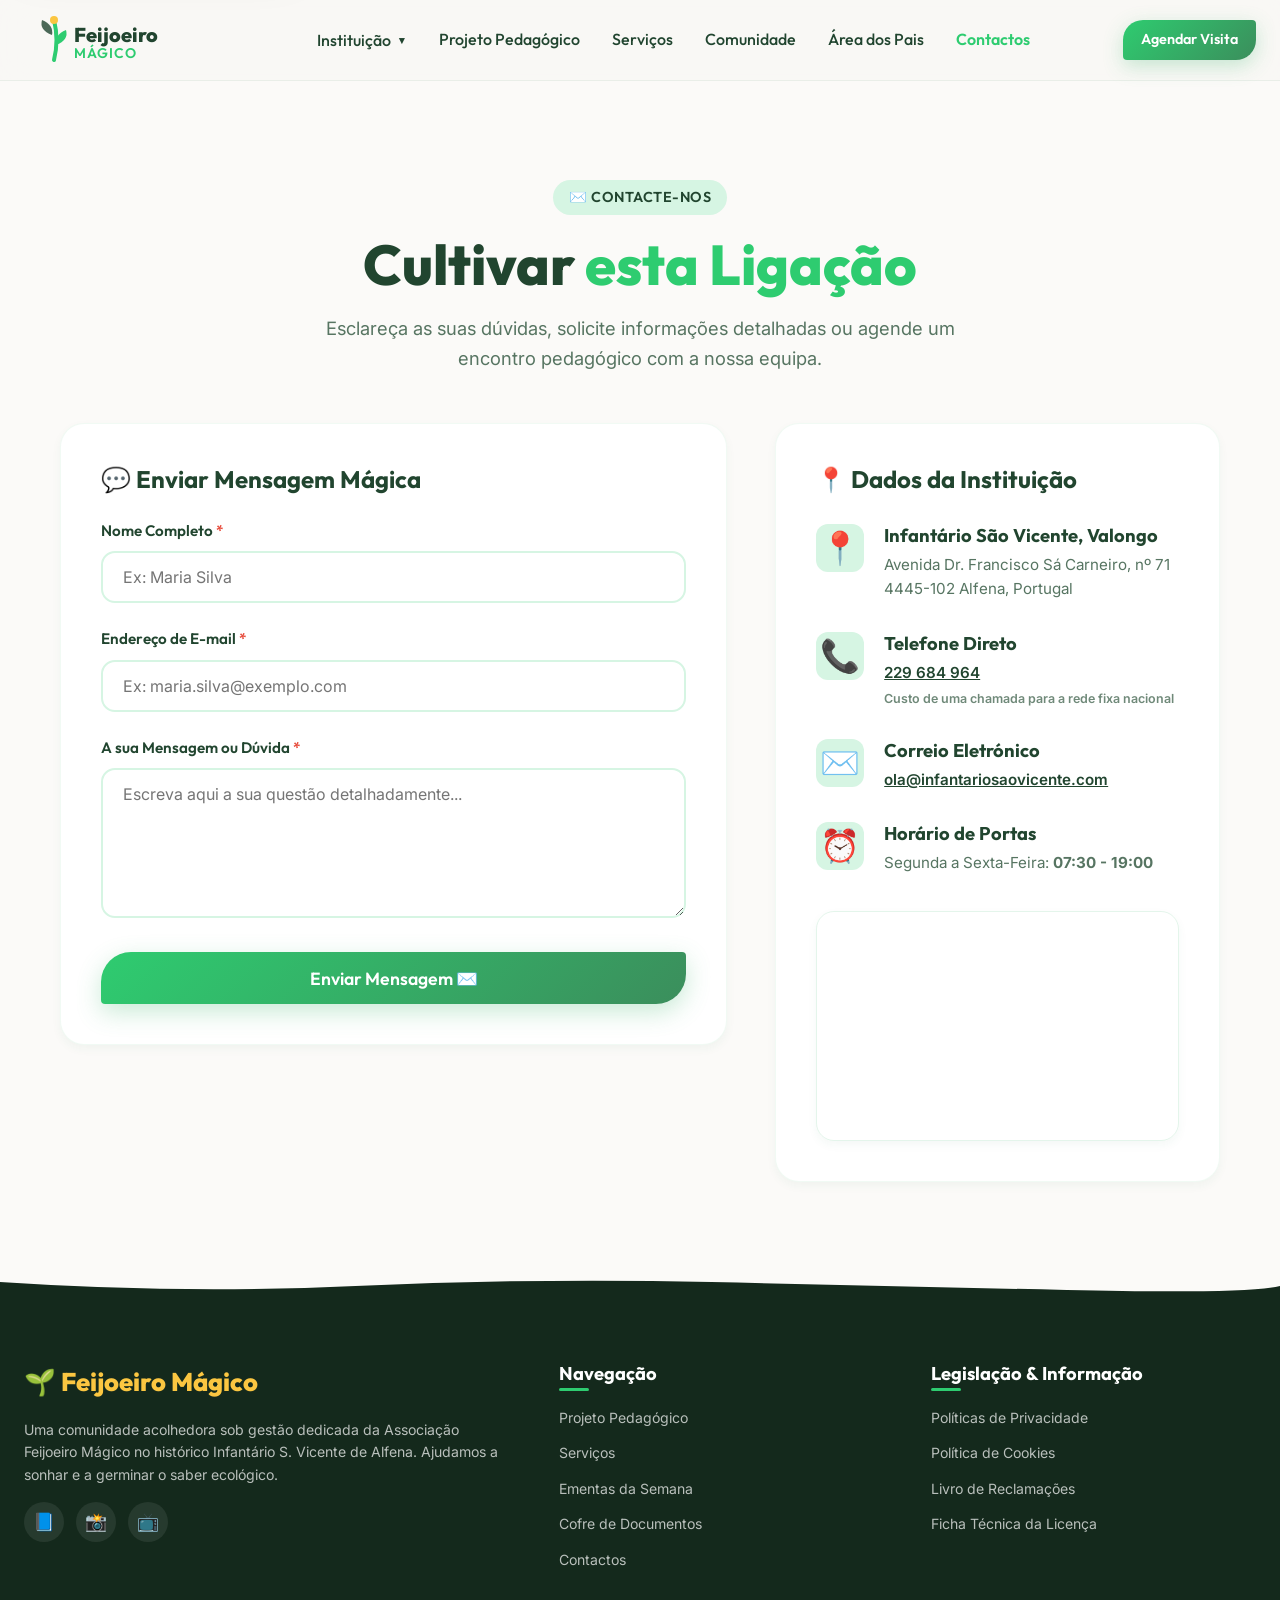
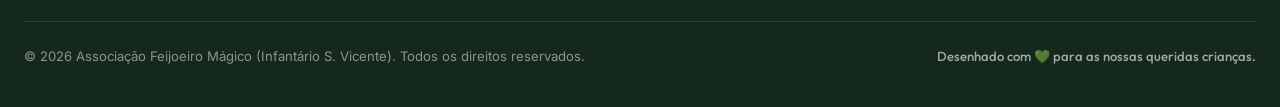
<file: contactos.html>
<!DOCTYPE html>
<html lang="pt">
<head>
    <meta charset="UTF-8">
    <meta name="viewport" content="width=device-width, initial-scale=1.0">
    <meta name="description" content="Entre em contacto com o Feijoeiro Mágico - Infantário S. Vicente em Alfena. Esclareça as suas dúvidas, solicite informações ou agende uma visita connosco.">
    <meta name="keywords" content="contacto feijoeiro magico, infantario sao vicente, creche alfena, jardim infancia valongo, agendar visita infantario">
    <meta name="author" content="Associação Feijoeiro Mágico">
    <title>Contactos | Feijoeiro Mágico</title>
    
    <!-- Google Fonts -->
    <link rel="preconnect" href="https://fonts.googleapis.com">
    <link rel="preconnect" href="https://fonts.gstatic.com" crossorigin>
    <link href="https://fonts.googleapis.com/css2?family=Inter:wght@400;500;600&family=Outfit:wght@400;500;600;700;800&display=swap" rel="stylesheet">
    
    <!-- Favicon using SVG -->
    <link rel="icon" type="image/svg+xml" href="data:image/svg+xml,<svg xmlns=%22http://www.w3.org/2000/svg%22 viewBox=%220 0 100 100%22><text y=%22.9em%22 font-size=%2290%22>🌱</text></svg>">

    <!-- CSS Stylesheet -->
    <link rel="stylesheet" href="assets/css/styles.css">

    <!-- Embedded Premium Page Styles -->
    <style>
        /* Modern 2-Column Grid Layout */
        .contactos-layout-grid {
            display: grid;
            grid-template-columns: 1.2fr 0.8fr;
            gap: 48px;
            align-items: start;
            margin-bottom: 60px;
        }
        
        @media (max-width: 992px) {
            .contactos-layout-grid {
                grid-template-columns: 1fr;
                gap: 40px;
            }
        }
        
        /* Form Card */
        .contactos-form-box {
            background-color: var(--white);
            border-radius: 24px;
            box-shadow: var(--shadow-sm);
            border: 1px solid rgba(76, 184, 119, 0.08);
            padding: 40px;
            position: relative;
            overflow: hidden;
        }
        
        /* Interactive Form Fields */
        .form-group-contactos {
            display: flex;
            flex-direction: column;
            gap: 8px;
            margin-bottom: 24px;
            position: relative;
        }
        
        .form-group-contactos label {
            font-family: var(--font-heading);
            font-weight: 600;
            color: var(--forest);
            font-size: 0.95rem;
        }
        
        .form-group-contactos input, 
        .form-group-contactos textarea {
            font-family: var(--font-body);
            font-size: 1rem;
            color: var(--text-main);
            padding: 14px 20px;
            border-radius: 14px;
            border: 2px solid var(--mint-light);
            background-color: var(--white);
            transition: border-color 0.3s ease, box-shadow 0.3s ease;
            outline: none;
            width: 100%;
        }
        
        .form-group-contactos input:focus, 
        .form-group-contactos textarea:focus {
            border-color: var(--accent-leaf);
            box-shadow: 0 0 0 4px rgba(76, 184, 119, 0.15);
        }
        
        /* Inline Form Validation Error Styling */
        .form-group-contactos.invalid input,
        .form-group-contactos.invalid textarea {
            border-color: #e74c3c;
            background-color: #fdf2f2;
        }
        
        .form-group-contactos .error-message-inline {
            color: #e74c3c;
            font-size: 0.8rem;
            font-weight: 600;
            margin-top: 4px;
            display: none;
        }
        
        .form-group-contactos.invalid .error-message-inline {
            display: block;
        }
        
        /* Info Panel styling */
        .info-panel-contactos {
            background-color: var(--white);
            border-radius: 24px;
            padding: 40px;
            box-shadow: var(--shadow-sm);
            border: 1px solid rgba(76, 184, 119, 0.08);
        }
        
        .info-item-contactos {
            display: flex;
            gap: 20px;
            margin-bottom: 30px;
        }
        
        .info-item-contactos:last-child {
            margin-bottom: 0;
        }
        
        .info-icon-contactos {
            font-size: 2rem;
            flex-shrink: 0;
            line-height: 1;
            display: flex;
            align-items: center;
            justify-content: center;
            width: 48px;
            height: 48px;
            border-radius: 12px;
            background-color: var(--mint-light);
            color: var(--forest);
        }
        
        .info-content-contactos h4 {
            font-family: var(--font-heading);
            font-weight: 700;
            font-size: 1.15rem;
            color: var(--forest);
            margin-bottom: 6px;
        }
        
        .info-content-contactos p {
            font-size: 0.95rem;
            color: var(--text-muted);
            line-height: 1.6;
        }
        
        .phone-subnote {
            font-size: 0.78rem !important;
            color: var(--text-muted);
            display: block;
            margin-top: 4px;
            font-weight: 600;
            opacity: 0.85;
        }
        
        /* Animations */
        @keyframes fadeInScale {
            from {
                opacity: 0;
                transform: scale(0.95);
            }
            to {
                opacity: 1;
                transform: scale(1);
            }
        }
        
        @keyframes bounceFloat {
            0%, 100% {
                transform: translateY(0);
            }
            50% {
                transform: translateY(-8px);
            }
        }
    </style>
</head>
<body>

    <!-- Accessibility skip-link -->
    <a href="#conteudo-principal" class="skip-link">Saltar para o conteúdo principal</a>

    <!-- Header & Navigation -->
    <header class="main-header">
        <div class="header-container">
            <a href="index.html" class="logo-link" aria-label="Feijoeiro Mágico - Página Inicial">
                <!-- SVG Beanstalk Logo -->
                <svg class="logo-svg" viewBox="0 0 200 60" width="200" height="60" xmlns="http://www.w3.org/2000/svg">
                    <g transform="translate(10, 5)">
                        <!-- Beanstalk Stem -->
                        <path d="M20,45 Q25,25 20,5" fill="none" stroke="var(--accent-leaf)" stroke-width="4" stroke-linecap="round"/>
                        <!-- Leaves -->
                        <path d="M22,30 Q35,25 32,15 Q20,20 22,30" fill="var(--accent-leaf)" />
                        <path d="M18,20 Q5,15 8,5 Q20,10 18,20" fill="var(--primary-green)" opacity="0.8" />
                        <!-- Golden Sun -->
                        <circle cx="20" cy="5" r="4" fill="var(--sun-yellow)" />
                    </g>
                    <!-- Text -->
                    <text x="50" y="32" font-family="'Outfit', sans-serif" font-weight="800" font-size="20" fill="var(--primary-green)">Feijoeiro</text>
                    <text x="50" y="48" font-family="'Outfit', sans-serif" font-weight="600" font-size="14" fill="var(--accent-leaf)" letter-spacing="1">MÁGICO</text>
                </svg>
            </a>

            <!-- Desktop Navigation -->
            <nav class="nav-desktop" aria-label="Menu Principal">
                <ul>
                    <li class="nav-item-dropdown">
                        <button class="dropdown-trigger" aria-haspopup="true" aria-expanded="false">
                            Instituição <span class="dropdown-arrow" aria-hidden="true">▼</span>
                        </button>
                        <ul class="dropdown-menu" aria-label="Submenu Instituição">
                            <li><a href="missao.html">Missão</a></li>
                            <li><a href="horario.html">Horário de Funcionamento</a></li>
                            <li><a href="sinergias.html">Sinergias</a></li>
                            <li><a href="regulamento.html">Regulamento Interno</a></li>
                            <li><a href="contingencia.html">Plano de Contingência</a></li>
                        </ul>
                    </li>
                    <li><a href="index.html#projeto">Projeto Pedagógico</a></li>
                    <li><a href="servicos.html">Serviços</a></li>
                    <li><a href="comunidade.html">Comunidade</a></li>
                    <li><a href="index.html#pais">Área dos Pais</a></li>
                    <li><a href="contactos.html" class="active" style="color: var(--accent-leaf); font-weight: 600;">Contactos</a></li>
                </ul>
            </nav>

            <div class="header-actions">
                <a href="contactos.html" class="btn btn-leaf btn-small" id="header-cta">Agendar Visita</a>
            </div>

            <!-- Hamburger Button -->
            <button class="menu-toggle" aria-label="Abrir menu" aria-expanded="false" aria-controls="nav-mobile">
                <span class="hamburger-bar"></span>
                <span class="hamburger-bar"></span>
                <span class="hamburger-bar"></span>
            </button>
        </div>
    </header>

    <!-- Mobile Navigation Overlay -->
    <nav class="nav-mobile" id="nav-mobile" aria-label="Menu Móvel" aria-hidden="true">
        <ul>
            <li class="nav-item-dropdown-mobile">
                <button class="dropdown-trigger-mobile" aria-haspopup="true" aria-expanded="false">
                    Instituição <span class="dropdown-arrow-mobile" aria-hidden="true">▼</span>
                </button>
                <ul class="dropdown-menu-mobile" aria-label="Submenu Instituição Móvel">
                    <li><a href="missao.html">Missão</a></li>
                    <li><a href="horario.html">Horário de Funcionamento</a></li>
                    <li><a href="sinergias.html">Sinergias</a></li>
                    <li><a href="regulamento.html">Regulamento Interno</a></li>
                    <li><a href="contingencia.html">Plano de Contingência</a></li>
                </ul>
            </li>
            <li><a href="index.html#projeto">Projeto Pedagógico</a></li>
            <li><a href="servicos.html">Serviços</a></li>
            <li><a href="comunidade.html">Comunidade</a></li>
            <li><a href="index.html#pais">Área dos Pais</a></li>
            <li><a href="contactos.html" style="color: var(--accent-leaf); font-weight: 600;">Contactos</a></li>
            <li><a href="contactos.html" class="btn btn-leaf btn-mobile-cta">Agendar Visita</a></li>
        </ul>
        <div class="mobile-nav-decor">
            <svg viewBox="0 0 100 100" class="mobile-decor-svg" xmlns="http://www.w3.org/2000/svg">
                <path d="M0,80 Q50,40 100,80 L100,100 L0,100 Z" fill="var(--mint-light)" opacity="0.3"></path>
                <path d="M0,90 Q50,70 100,90 L100,100 L0,100 Z" fill="var(--mint-light)" opacity="0.5"></path>
            </svg>
        </div>
    </nav>

    <!-- Main Content -->
    <main id="conteudo-principal" style="padding-top: 120px;">
        <section class="section animate-scroll active" style="padding: 60px 0;">
            <div class="container" style="max-width: 1200px; margin: 0 auto; padding: 0 20px;">
                
                <!-- Tagline & Heading -->
                <div style="text-align: center; margin-bottom: 50px;">
                    <span class="hero-tagline" style="display: inline-block; background: var(--mint-light); color: var(--primary-green); padding: 6px 16px; border-radius: 20px; font-weight: 600; font-size: 0.9rem; font-family: var(--font-heading);">✉️ Contacte-nos</span>
                    <h1 class="hero-title" style="font-size: clamp(2.2rem, 5vw, 3.5rem); margin-top: 16px; margin-bottom: 16px; line-height: 1.2; font-family: var(--font-heading); color: var(--forest); font-weight: 800;">
                        Cultivar <span style="color: var(--accent-leaf);">esta Ligação</span>
                    </h1>
                    <p style="font-size: 1.15rem; color: var(--text-muted); max-width: 700px; margin: 0 auto; line-height: 1.6;">
                        Esclareça as suas dúvidas, solicite informações detalhadas ou agende um encontro pedagógico com a nossa equipa.
                    </p>
                </div>

                <!-- Two-Column Grid -->
                <div class="contactos-layout-grid">
                    
                    <!-- COLUMN 1: Interactive Contact Form -->
                    <div class="contactos-form-box">
                        <h3 style="font-family: var(--font-heading); color: var(--forest); font-size: 1.5rem; font-weight: 700; margin-bottom: 25px; display: flex; align-items: center; gap: 8px;">
                            💬 Enviar Mensagem Mágica
                        </h3>
                        
                        <form id="contactos-form" novalidate style="display: flex; flex-direction: column; position: relative; z-index: 2;">
                            
                            <!-- Full Name -->
                            <div class="form-group-contactos">
                                <label for="form-contactos-nome">Nome Completo <span style="color: #e74c3c;">*</span></label>
                                <input type="text" id="form-contactos-nome" name="nome" placeholder="Ex: Maria Silva" required>
                                <span class="error-message-inline" id="error-contactos-nome">Por favor, introduza o seu nome completo (mínimo de 2 caracteres)</span>
                            </div>
                            
                            <!-- Email Address -->
                            <div class="form-group-contactos">
                                <label for="form-contactos-email">Endereço de E-mail <span style="color: #e74c3c;">*</span></label>
                                <input type="email" id="form-contactos-email" name="email" placeholder="Ex: maria.silva@exemplo.com" required>
                                <span class="error-message-inline" id="error-contactos-email">Por favor, introduza um endereço de e-mail válido</span>
                            </div>
                            
                            <!-- Message Textarea -->
                            <div class="form-group-contactos">
                                <label for="form-contactos-mensagem">A sua Mensagem ou Dúvida <span style="color: #e74c3c;">*</span></label>
                                <textarea id="form-contactos-mensagem" name="mensagem" placeholder="Escreva aqui a sua questão detalhadamente..." required style="min-height: 150px; resize: vertical;"></textarea>
                                <span class="error-message-inline" id="error-contactos-mensagem">A sua mensagem deve conter pelo menos 10 caracteres explicativos</span>
                            </div>
                            
                            <!-- Space for modern invisible Captcha system -->
                            <div id="captcha-container" style="margin-bottom: 10px; display: none;" aria-hidden="true">
                                <!-- Place holder for dynamic invisible reCAPTCHA integration -->
                            </div>

                            <!-- Submit Button -->
                            <div style="margin-top: 10px;">
                                <button type="submit" class="btn btn-leaf" style="width: 100%; min-height: 52px; font-size: 1.1rem; border: none; box-shadow: 0 8px 25px rgba(76, 184, 119, 0.3);">
                                    Enviar Mensagem ✉️
                                </button>
                            </div>
                        </form>

                        <!-- Success Overlay Box -->
                        <div id="success-overlay-contactos" style="display: none; position: absolute; top: 0; left: 0; width: 100%; height: 100%; background: var(--white); z-index: 10; flex-direction: column; align-items: center; justify-content: center; text-align: center; padding: 40px; animation: fadeInScale 0.5s cubic-bezier(0.34, 1.56, 0.64, 1) forwards;">
                            <div style="margin-bottom: 20px; animation: bounceFloat 3s ease-in-out infinite;">
                                <svg width="100" height="100" viewBox="0 0 100 100" fill="none" xmlns="http://www.w3.org/2000/svg">
                                    <circle cx="50" cy="50" r="45" fill="var(--mint-light)" />
                                    <!-- Plant sprout -->
                                    <path d="M50,80 Q55,50 50,25" fill="none" stroke="var(--accent-leaf)" stroke-width="4" stroke-linecap="round"/>
                                    <path d="M52,50 Q65,45 62,35 Q50,40 52,50" fill="var(--accent-leaf)" />
                                    <path d="M48,40 Q35,35 38,25 Q50,30 48,40" fill="var(--primary-green)" />
                                    <circle cx="50" cy="25" r="5" fill="var(--sun-yellow)" />
                                </svg>
                            </div>
                            <h3 style="font-family: var(--font-heading); color: var(--forest); font-size: 1.8rem; font-weight: 800; margin-bottom: 12px;">
                                Semente de Mensagem Plantada! ✉️
                            </h3>
                            <p style="color: var(--text-muted); font-size: 1.05rem; max-width: 480px; line-height: 1.6; margin-bottom: 24px;">
                                Obrigado pelo seu contacto. A equipa do Feijoeiro Mágico responderá à sua mensagem com o carinho merecido, num prazo máximo de 24 horas úteis por correio eletrónico.
                            </p>
                            <button id="success-contactos-back-btn" class="btn btn-outline-leaf" style="padding: 10px 24px; border-radius: 20px; border: 2px solid var(--accent-leaf); color: var(--forest); font-weight: 600;">
                                Escrever Outra Mensagem
                            </button>
                        </div>
                    </div>

                    <!-- COLUMN 2: Contact Information & Google Maps -->
                    <div class="info-panel-contactos">
                        <h3 style="font-family: var(--font-heading); color: var(--forest); font-size: 1.5rem; font-weight: 700; margin-bottom: 30px;">
                            📍 Dados da Instituição
                        </h3>
                        
                        <div class="info-item-contactos">
                            <div class="info-icon-contactos">📍</div>
                            <div class="info-content-contactos">
                                <h4>Infantário São Vicente, Valongo</h4>
                                <p>Avenida Dr. Francisco Sá Carneiro, nº 71<br>4445-102 Alfena, Portugal</p>
                            </div>
                        </div>
                        
                        <div class="info-item-contactos">
                            <div class="info-icon-contactos">📞</div>
                            <div class="info-content-contactos">
                                <h4>Telefone Direto</h4>
                                <p>
                                    <a href="tel:+351229684964" style="color: var(--forest); font-weight: 600; text-decoration: underline;">229 684 964</a>
                                    <span class="phone-subnote">Custo de uma chamada para a rede fixa nacional</span>
                                </p>
                            </div>
                        </div>
                        
                        <div class="info-item-contactos">
                            <div class="info-icon-contactos">✉️</div>
                            <div class="info-content-contactos">
                                <h4>Correio Eletrónico</h4>
                                <p><a href="mailto:ola@infantariosaovicente.com" style="color: var(--forest); font-weight: 600; text-decoration: underline;">ola@infantariosaovicente.com</a></p>
                            </div>
                        </div>

                        <div class="info-item-contactos">
                            <div class="info-icon-contactos">⏰</div>
                            <div class="info-content-contactos">
                                <h4>Horário de Portas</h4>
                                <p>Segunda a Sexta-Feira: <strong>07:30 - 19:00</strong></p>
                            </div>
                        </div>
                        
                        <!-- Map Wrapper Section -->
                        <div class="map-wrapper" style="margin-top: 35px; border-radius: 18px; overflow: hidden; box-shadow: var(--shadow-sm); border: 1px solid rgba(76, 184, 119, 0.15); position: relative; height: 230px;">
                            <iframe 
                                title="Localização Real do Feijoeiro Mágico no Google Maps"
                                src="https://www.google.com/maps/embed?pb=!1m18!1m12!1m3!1d3000.7420556272996!2d-8.5286591!3d41.238491!2m3!1f0!2f0!3f0!3m2!1i1024!2i768!4f13.1!3m3!1m2!1s0xd248b615c898c61%3A0xc07c91f6920f3162!2sAv.%20Dr.%20Francisco%20S%C3%A1%20Carneiro%2071%2C%204445-102%20Alfena!5e0!3m2!1spt!2spt!4v1700000000000!5m2!1spt!2spt" 
                                width="100%" 
                                height="100%" 
                                style="border:0;" 
                                allowfullscreen="" 
                                loading="lazy" 
                                referrerpolicy="no-referrer-when-downgrade">
                            </iframe>
                        </div>

                    </div>

                </div>

            </div>
        </section>
    </main>

    <!-- Footer -->
    <footer class="main-footer">
        <div class="footer-curved-background">
            <svg class="footer-silhouette-svg" viewBox="0 0 1440 100" fill="none" preserveAspectRatio="none" xmlns="http://www.w3.org/2000/svg">
                <path d="M0,50 Q200,80 400,60 T800,50 T1200,70 T1440,60 L1440,100 L0,100 Z" fill="var(--forest-dark)"/>
            </svg>
        </div>

        <div class="container footer-content-container">
            <div class="footer-top-grid">
                <div class="footer-brand-col">
                    <div class="footer-logo">🌱 Feijoeiro Mágico</div>
                    <p class="footer-tagline">Uma comunidade acolhedora sob gestão dedicada da Associação Feijoeiro Mágico no histórico Infantário S. Vicente de Alfena. Ajudamos a sonhar e a germinar o saber ecológico.</p>
                    <div class="social-links">
                        <a href="https://facebook.com" target="_blank" rel="noopener noreferrer" aria-label="Visitar Facebook" class="social-icon-btn">📘</a>
                        <a href="https://instagram.com" target="_blank" rel="noopener noreferrer" aria-label="Visitar Instagram" class="social-icon-btn">📸</a>
                        <a href="https://youtube.com" target="_blank" rel="noopener noreferrer" aria-label="Visitar Youtube" class="social-icon-btn">📺</a>
                    </div>
                </div>

                <div class="footer-links-col">
                    <h4>Navegação</h4>
                    <ul>
                        <li><a href="index.html#projeto" class="footer-link">Projeto Pedagógico</a></li>
                        <li><a href="servicos.html" class="footer-link">Serviços</a></li>
                        <li><a href="index.html#pais" class="footer-link">Ementas da Semana</a></li>
                        <li><a href="index.html#pais" class="footer-link">Cofre de Documentos</a></li>
                        <li><a href="contactos.html" class="footer-link">Contactos</a></li>
                    </ul>
                </div>

                <div class="footer-legal-col">
                    <h4>Legislação & Informação</h4>
                    <ul>
                        <li><a href="#" class="footer-link">Políticas de Privacidade</a></li>
                        <li><a href="#" class="footer-link">Política de Cookies</a></li>
                        <li><a href="https://www.livroreclamacoes.pt" target="_blank" rel="noopener noreferrer" class="footer-link">Livro de Reclamações</a></li>
                        <li><a href="#" class="footer-link">Ficha Técnica da Licença</a></li>
                    </ul>
                </div>
            </div>

            <hr class="footer-divider">

            <div class="footer-bottom">
                <p class="copyright-text">&copy; 2026 Associação Feijoeiro Mágico (Infantário S. Vicente). Todos os direitos reservados.</p>
                <p class="footer-credit">Desenhado com 💚 para as nossas queridas crianças.</p>
            </div>
        </div>
    </footer>

    <!-- JS Logic Script -->
    <script src="assets/js/script.js"></script>
</body>
</html>
</file>
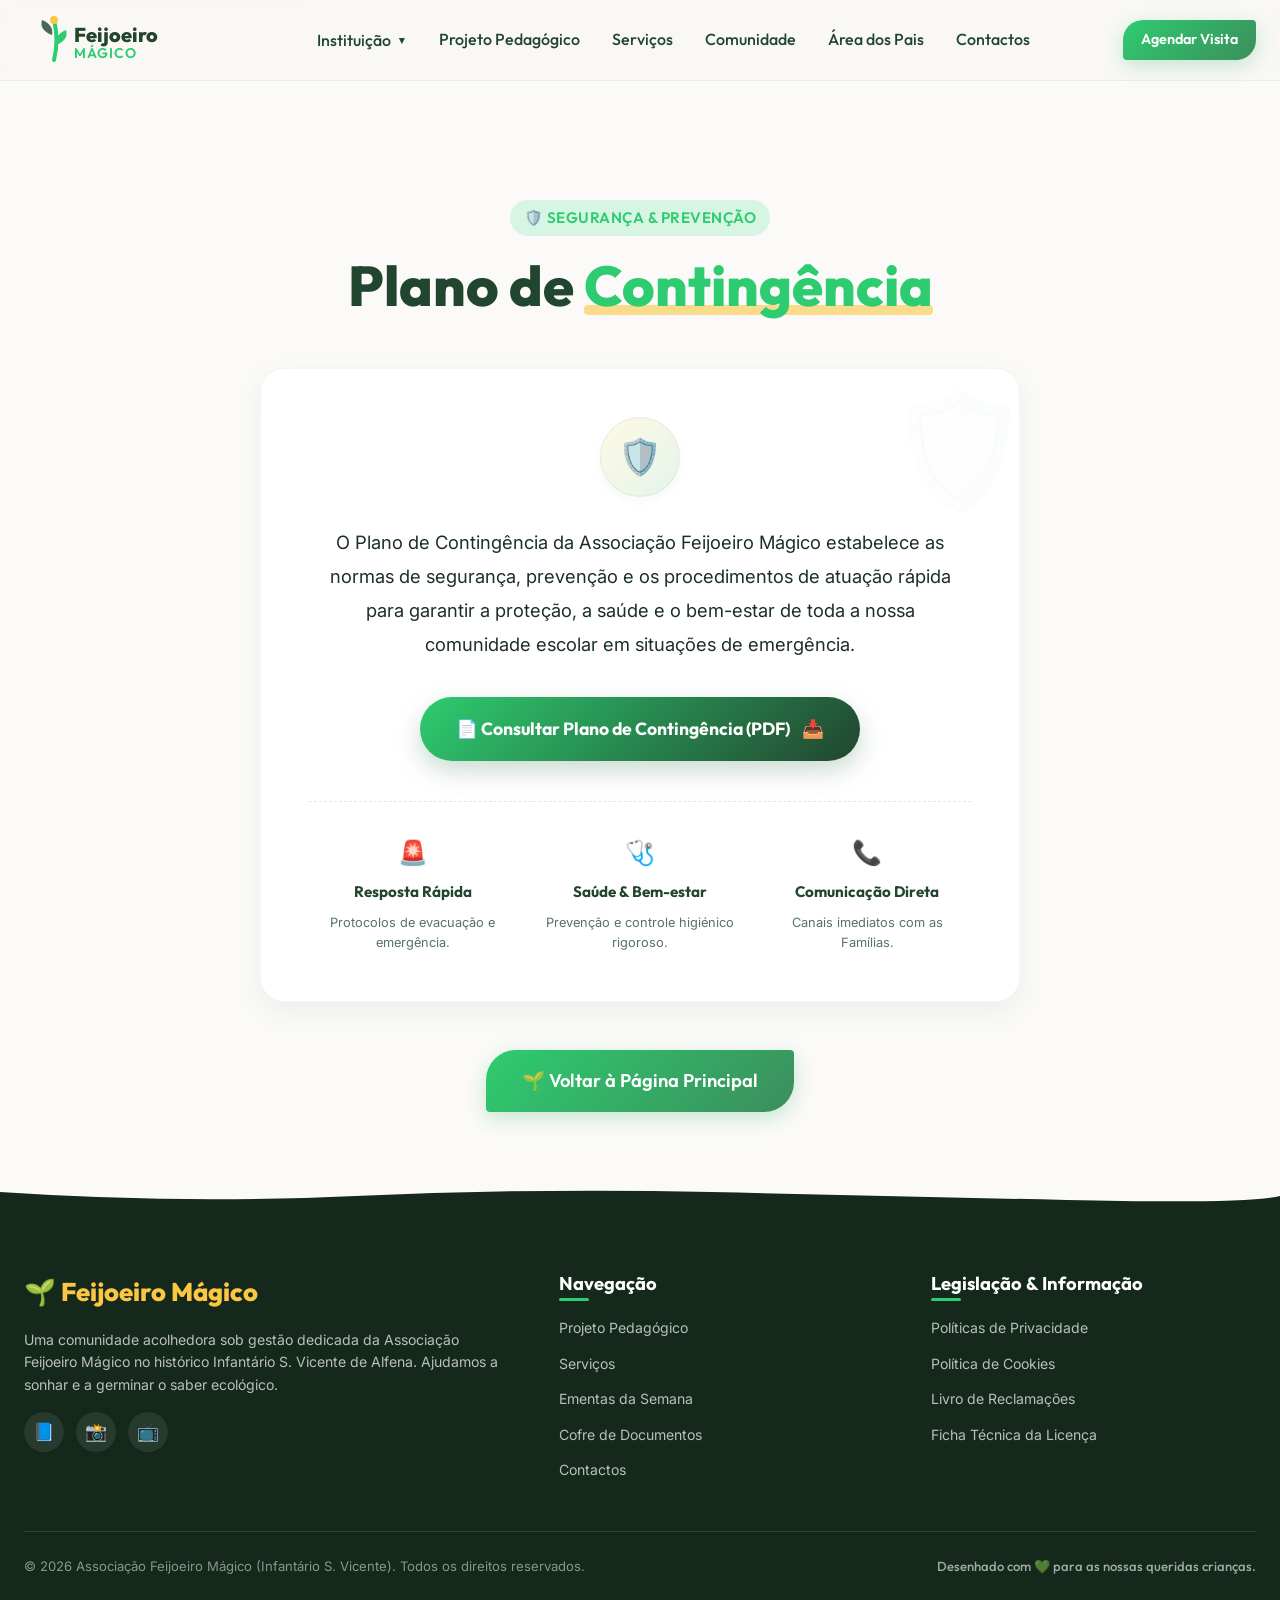
<file: contingencia.html>
<!DOCTYPE html>
<html lang="pt">
<head>
    <meta charset="UTF-8">
    <meta name="viewport" content="width=device-width, initial-scale=1.0">
    <meta name="description" content="Plano de Contingência da Associação Feijoeiro Mágico - Infantário S. Vicente em Alfena. Conheça as nossas diretrizes de segurança, prevenção e emergência.">
    <meta name="keywords" content="plano contingencia feijoeiro magico, seguranca infantario alfena, prevencao feijoeiro magico, castelo feijoeiro magico">
    <meta name="author" content="Associação Feijoeiro Mágico">
    <title>Plano de Contingência | Feijoeiro Mágico</title>
    
    <!-- Google Fonts -->
    <link rel="preconnect" href="https://fonts.googleapis.com">
    <link rel="preconnect" href="https://fonts.gstatic.com" crossorigin>
    <link href="https://fonts.googleapis.com/css2?family=Inter:wght@400;500;600&family=Outfit:wght@400;500;600;700;800&display=swap" rel="stylesheet">
    
    <!-- Favicon using SVG -->
    <link rel="icon" type="image/svg+xml" href="data:image/svg+xml,<svg xmlns=%22http://www.w3.org/2000/svg%22 viewBox=%220 0 100 100%22><text y=%22.9em%22 font-size=%2290%22>🌱</text></svg>">

    <!-- CSS Stylesheet -->
    <link rel="stylesheet" href="assets/css/styles.css">

    <!-- Page Specific Premium Styling -->
    <style>
        .contingencia-card {
            background: var(--white);
            padding: 48px;
            border-radius: 24px;
            box-shadow: var(--shadow-md);
            border: 1px solid rgba(47, 117, 75, 0.06);
            position: relative;
            overflow: hidden;
            display: flex;
            flex-direction: column;
            align-items: center;
            text-align: center;
            max-width: 760px;
            margin: 0 auto;
        }
        @media (max-width: 600px) {
            .contingencia-card {
                padding: 32px 20px;
            }
        }
        .contingencia-card::after {
            content: '🛡️';
            position: absolute;
            top: -10px;
            right: -10px;
            font-size: 7rem;
            opacity: 0.03;
            pointer-events: none;
            user-select: none;
        }
        
        .shield-icon-wrapper {
            width: 80px;
            height: 80px;
            background: linear-gradient(135deg, rgba(255, 213, 79, 0.15) 0%, rgba(76, 184, 119, 0.15) 100%);
            color: var(--forest);
            border-radius: 50%;
            display: flex;
            align-items: center;
            justify-content: center;
            font-size: 2.2rem;
            margin-bottom: 28px;
            box-shadow: var(--shadow-sm);
            border: 1px solid rgba(47, 117, 75, 0.08);
            transition: var(--transition-bounce);
        }
        .contingencia-card:hover .shield-icon-wrapper {
            transform: scale(1.1) rotate(5deg);
        }

        .contingencia-card p {
            font-size: 1.15rem;
            line-height: 1.85;
            color: var(--text-main);
            margin-bottom: 36px;
            max-width: 640px;
        }

        /* Central Download Button */
        .btn-premium-download {
            background: linear-gradient(135deg, var(--accent-leaf) 0%, var(--primary-green) 100%);
            color: var(--white);
            padding: 18px 36px;
            border-radius: 40px;
            font-family: var(--font-heading);
            font-weight: 700;
            font-size: 1.1rem;
            box-shadow: 0 10px 25px rgba(47, 117, 75, 0.25);
            display: inline-flex;
            align-items: center;
            gap: 12px;
            transition: var(--transition-bounce);
            border: none;
            cursor: pointer;
        }
        .btn-premium-download:hover {
            transform: translateY(-4px) scale(1.02);
            box-shadow: 0 14px 35px rgba(47, 117, 75, 0.35);
            color: var(--white);
        }
        .btn-premium-download:focus-visible {
            outline: 3px solid var(--sun-yellow);
            outline-offset: 4px;
        }
        
        .btn-premium-download .icon-anim {
            transition: transform 0.3s ease;
        }
        .btn-premium-download:hover .icon-anim {
            transform: translateY(2px);
        }

        /* Decorative features */
        .safety-features {
            display: grid;
            grid-template-columns: repeat(3, 1fr);
            gap: 20px;
            width: 100%;
            margin-top: 40px;
            border-top: 1px dashed rgba(47, 117, 75, 0.15);
            padding-top: 32px;
        }
        @media (max-width: 600px) {
            .safety-features {
                grid-template-columns: 1fr;
                gap: 24px;
                padding-top: 24px;
            }
        }
        .feature-item {
            display: flex;
            flex-direction: column;
            align-items: center;
            gap: 8px;
        }
        .feature-icon {
            font-size: 1.5rem;
        }
        .feature-title {
            font-weight: 700;
            font-size: 0.95rem;
            color: var(--forest);
            font-family: var(--font-heading);
        }
        .feature-desc {
            font-size: 0.8rem;
            color: var(--text-muted);
        }
    </style>
</head>
<body>

    <!-- Accessibility skip-link -->
    <a href="#conteudo-principal" class="skip-link">Saltar para o conteúdo principal</a>

    <!-- Header & Navigation -->
    <header class="main-header">
        <div class="header-container">
            <a href="index.html" class="logo-link" aria-label="Feijoeiro Mágico - Página Inicial">
                <!-- SVG Beanstalk Logo -->
                <svg class="logo-svg" viewBox="0 0 200 60" width="200" height="60" xmlns="http://www.w3.org/2000/svg">
                    <g transform="translate(10, 5)">
                        <!-- Beanstalk Stem -->
                        <path d="M20,45 Q25,25 20,5" fill="none" stroke="var(--accent-leaf)" stroke-width="4" stroke-linecap="round"/>
                        <!-- Leaves -->
                        <path d="M22,30 Q35,25 32,15 Q20,20 22,30" fill="var(--accent-leaf)" />
                        <path d="M18,20 Q5,15 8,5 Q20,10 18,20" fill="var(--primary-green)" opacity="0.8" />
                        <!-- Golden Sun -->
                        <circle cx="20" cy="5" r="4" fill="var(--sun-yellow)" />
                    </g>
                    <!-- Text -->
                    <text x="50" y="32" font-family="'Outfit', sans-serif" font-weight="800" font-size="20" fill="var(--primary-green)">Feijoeiro</text>
                    <text x="50" y="48" font-family="'Outfit', sans-serif" font-weight="600" font-size="14" fill="var(--accent-leaf)" letter-spacing="1">MÁGICO</text>
                </svg>
            </a>

            <!-- Desktop Navigation -->
            <nav class="nav-desktop" aria-label="Menu Principal">
                <ul>
                    <li class="nav-item-dropdown">
                        <button class="dropdown-trigger" aria-haspopup="true" aria-expanded="false">
                            Instituição <span class="dropdown-arrow" aria-hidden="true">▼</span>
                        </button>
                        <ul class="dropdown-menu" aria-label="Submenu Instituição">
                            <li><a href="missao.html">Missão</a></li>
                            <li><a href="horario.html">Horário de Funcionamento</a></li>
                            <li><a href="sinergias.html">Sinergias</a></li>
                            <li><a href="regulamento.html">Regulamento Interno</a></li>
                            <li><a href="contingencia.html">Plano de Contingência</a></li>
                        </ul>
                    </li>
                    <li><a href="index.html#projeto">Projeto Pedagógico</a></li>
                    <li><a href="servicos.html">Serviços</a></li>
                    <li><a href="comunidade.html">Comunidade</a></li>
                    <li><a href="index.html#pais">Área dos Pais</a></li>
                    <li><a href="contactos.html">Contactos</a></li>
                </ul>
            </nav>

            <div class="header-actions">
                <a href="index.html#contactos" class="btn btn-leaf btn-small" id="header-cta">Agendar Visita</a>
            </div>

            <!-- Hamburger Button -->
            <button class="menu-toggle" aria-label="Abrir menu" aria-expanded="false" aria-controls="nav-mobile">
                <span class="hamburger-bar"></span>
                <span class="hamburger-bar"></span>
                <span class="hamburger-bar"></span>
            </button>
        </div>
    </header>

    <!-- Mobile Navigation Overlay -->
    <nav class="nav-mobile" id="nav-mobile" aria-label="Menu Móvel" aria-hidden="true">
        <ul>
            <li class="nav-item-dropdown-mobile">
                <button class="dropdown-trigger-mobile" aria-haspopup="true" aria-expanded="false">
                    Instituição <span class="dropdown-arrow-mobile" aria-hidden="true">▼</span>
                </button>
                <ul class="dropdown-menu-mobile" aria-label="Submenu Instituição Móvel">
                    <li><a href="missao.html">Missão</a></li>
                    <li><a href="horario.html">Horário de Funcionamento</a></li>
                    <li><a href="sinergias.html">Sinergias</a></li>
                    <li><a href="regulamento.html">Regulamento Interno</a></li>
                    <li><a href="contingencia.html">Plano de Contingência</a></li>
                </ul>
            </li>
            <li><a href="index.html#projeto">Projeto Pedagógico</a></li>
            <li><a href="servicos.html">Serviços</a></li>
            <li><a href="comunidade.html">Comunidade</a></li>
            <li><a href="index.html#pais">Área dos Pais</a></li>
            <li><a href="contactos.html">Contactos</a></li>
            <li><a href="index.html#contactos" class="btn btn-leaf btn-mobile-cta">Agendar Visita</a></li>
        </ul>
        <div class="mobile-nav-decor">
            <svg viewBox="0 0 100 100" class="mobile-decor-svg" xmlns="http://www.w3.org/2000/svg">
                <path d="M0,80 Q50,40 100,80 L100,100 L0,100 Z" fill="var(--mint-light)" opacity="0.3"></path>
                <path d="M0,90 Q50,70 100,90 L100,100 L0,100 Z" fill="var(--mint-light)" opacity="0.5"></path>
            </svg>
        </div>
    </nav>

    <!-- Main Content -->
    <main id="conteudo-principal" style="padding-top: 120px;">
        <section class="section animate-scroll active" style="padding: 80px 0;">
            <div class="container" style="max-width: 900px; margin: 0 auto; padding: 0 20px;">
                
                <!-- Tagline & Heading -->
                <div style="text-align: center; margin-bottom: 48px;">
                    <span class="hero-tagline" style="display: inline-block;">🛡️ Segurança & Prevenção</span>
                    <h1 class="hero-title" style="font-size: clamp(2.2rem, 5vw, 3.5rem); margin-top: 16px; margin-bottom: 24px; line-height: 1.2;">
                        Plano de <span class="highlight">Contingência</span>
                    </h1>
                </div>

                <!-- Main Contingency Card -->
                <div class="contingencia-card">
                    <div class="shield-icon-wrapper">🛡️</div>
                    <p>
                        O Plano de Contingência da Associação Feijoeiro Mágico estabelece as normas de segurança, prevenção e os procedimentos de atuação rápida para garantir a proteção, a saúde e o bem-estar de toda a nossa comunidade escolar em situações de emergência.
                    </p>
                    
                    <!-- Download Link Button -->
                    <a href="assets/docs/Plano-de-Contingencia-Coronavirus.pdf" target="_blank" rel="noopener noreferrer" class="btn-premium-download" aria-label="Consultar Plano de Contingência em formato PDF">
                        <span>📄 Consultar Plano de Contingência (PDF)</span>
                        <span class="icon-anim" aria-hidden="true">📥</span>
                    </a>

                    <!-- Decorative safety features -->
                    <div class="safety-features">
                        <div class="feature-item">
                            <span class="feature-icon">🚨</span>
                            <span class="feature-title">Resposta Rápida</span>
                            <span class="feature-desc">Protocolos de evacuação e emergência.</span>
                        </div>
                        <div class="feature-item">
                            <span class="feature-icon">🩺</span>
                            <span class="feature-title">Saúde & Bem-estar</span>
                            <span class="feature-desc">Prevenção e controle higiénico rigoroso.</span>
                        </div>
                        <div class="feature-item">
                            <span class="feature-icon">📞</span>
                            <span class="feature-title">Comunicação Direta</span>
                            <span class="feature-desc">Canais imediatos com as Famílias.</span>
                        </div>
                    </div>
                </div>

                <!-- Back to Home Button -->
                <div style="text-align: center; margin-top: 48px; margin-bottom: 20px;">
                    <a href="index.html" class="btn btn-leaf btn-large">🌱 Voltar à Página Principal</a>
                </div>

            </div>
        </section>
    </main>

    <!-- Footer -->
    <footer class="main-footer">
        <div class="footer-curved-background">
            <svg class="footer-silhouette-svg" viewBox="0 0 1440 100" fill="none" preserveAspectRatio="none" xmlns="http://www.w3.org/2000/svg">
                <path d="M0,50 Q200,80 400,60 T800,50 T1200,70 T1440,60 L1440,100 L0,100 Z" fill="var(--forest-dark)"/>
            </svg>
        </div>

        <div class="container footer-content-container">
            <div class="footer-top-grid">
                <div class="footer-brand-col">
                    <div class="footer-logo">🌱 Feijoeiro Mágico</div>
                    <p class="footer-tagline">Uma comunidade acolhedora sob gestão dedicada da Associação Feijoeiro Mágico no histórico Infantário S. Vicente de Alfena. Ajudamos a sonhar e a germinar o saber ecológico.</p>
                    <div class="social-links">
                        <a href="https://facebook.com" target="_blank" rel="noopener noreferrer" aria-label="Visitar Facebook" class="social-icon-btn">📘</a>
                        <a href="https://instagram.com" target="_blank" rel="noopener noreferrer" aria-label="Visitar Instagram" class="social-icon-btn">📸</a>
                        <a href="https://youtube.com" target="_blank" rel="noopener noreferrer" aria-label="Visitar Youtube" class="social-icon-btn">📺</a>
                    </div>
                </div>

                <div class="footer-links-col">
                    <h4>Navegação</h4>
                    <ul>
                        <li><a href="index.html#projeto" class="footer-link">Projeto Pedagógico</a></li>
                        <li><a href="servicos.html" class="footer-link">Serviços</a></li>
                        <li><a href="index.html#pais" class="footer-link">Ementas da Semana</a></li>
                        <li><a href="index.html#pais" class="footer-link">Cofre de Documentos</a></li>
                        <li><a href="contactos.html" class="footer-link">Contactos</a></li>
                    </ul>
                </div>

                <div class="footer-legal-col">
                    <h4>Legislação & Informação</h4>
                    <ul>
                        <li><a href="#" class="footer-link">Políticas de Privacidade</a></li>
                        <li><a href="#" class="footer-link">Política de Cookies</a></li>
                        <li><a href="https://www.livroreclamacoes.pt" target="_blank" rel="noopener noreferrer" class="footer-link">Livro de Reclamações</a></li>
                        <li><a href="#" class="footer-link">Ficha Técnica da Licença</a></li>
                    </ul>
                </div>
            </div>

            <hr class="footer-divider">

            <div class="footer-bottom">
                <p class="copyright-text">&copy; 2026 Associação Feijoeiro Mágico (Infantário S. Vicente). Todos os direitos reservados.</p>
                <p class="footer-credit">Desenhado com 💚 para as nossas queridas crianças.</p>
            </div>
        </div>
    </footer>

    <!-- JS Logic Script -->
    <script src="assets/js/script.js"></script>
</body>
</html>
</file>
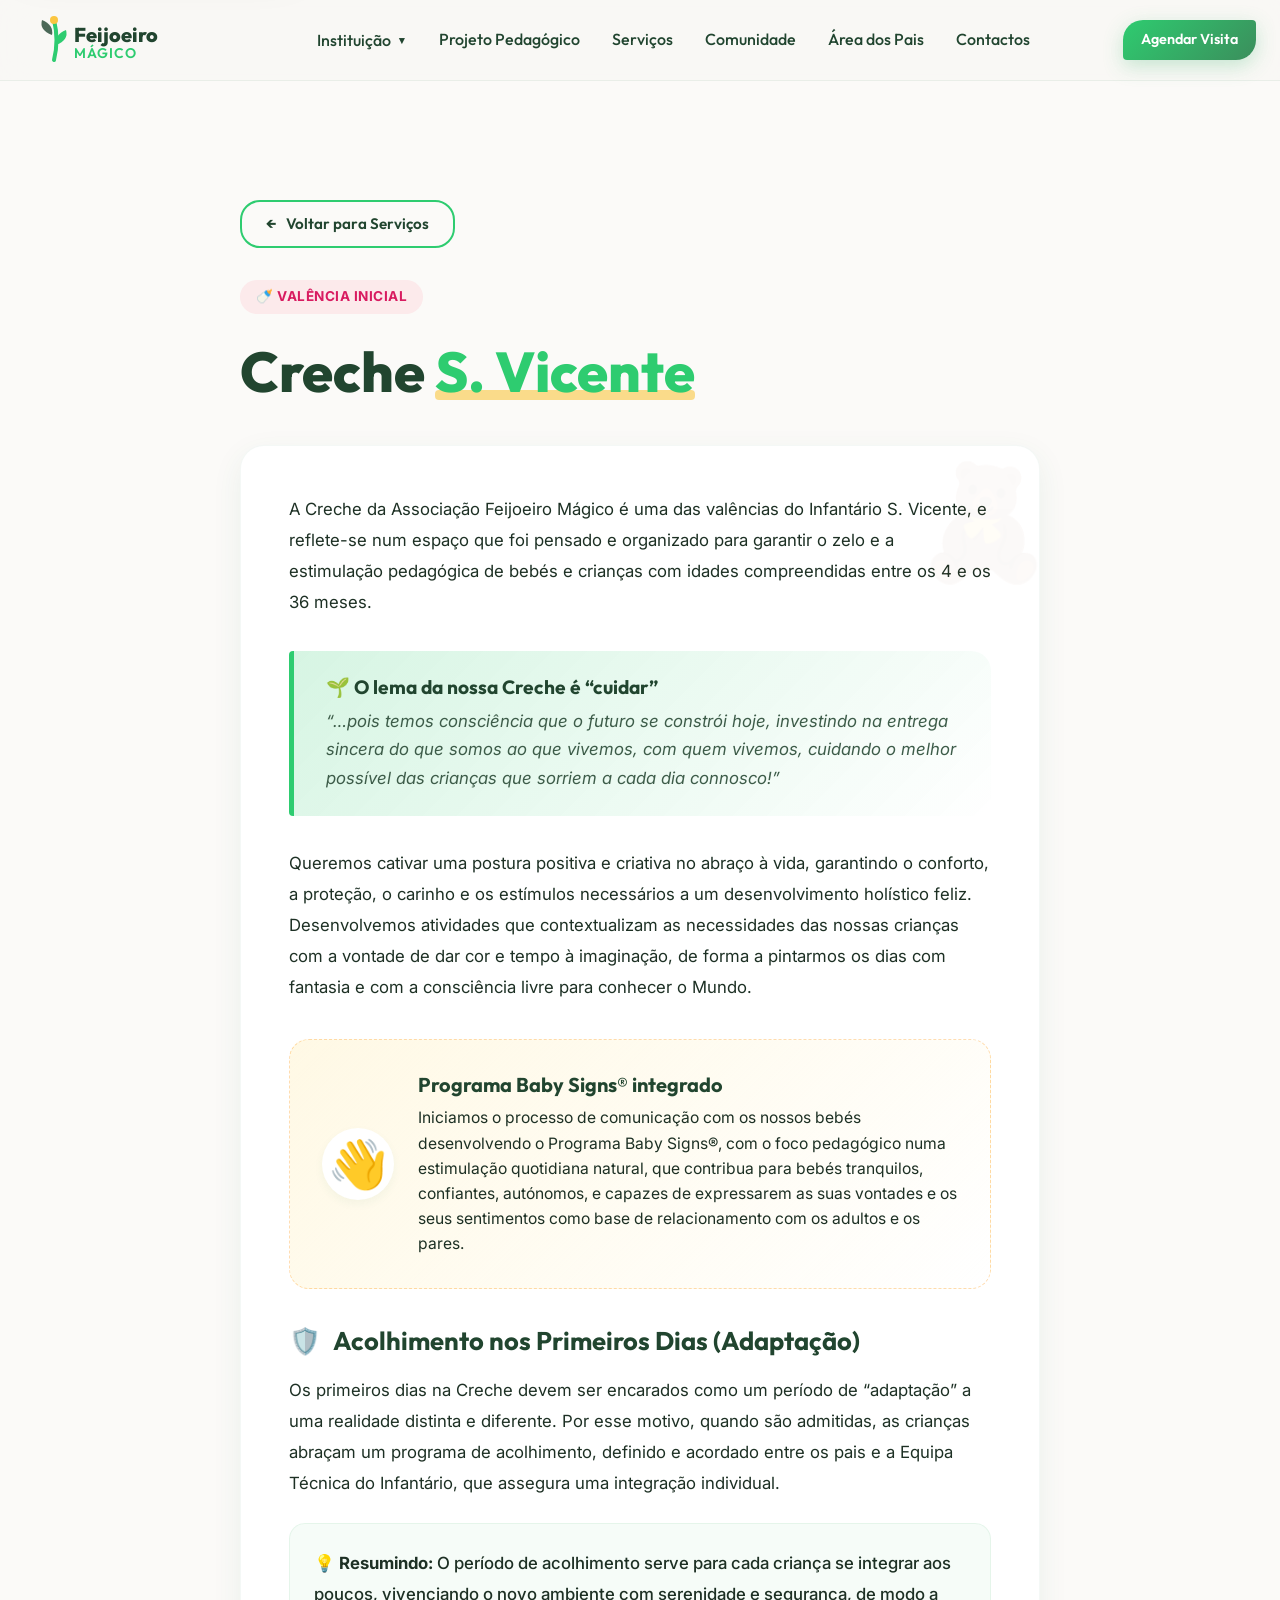
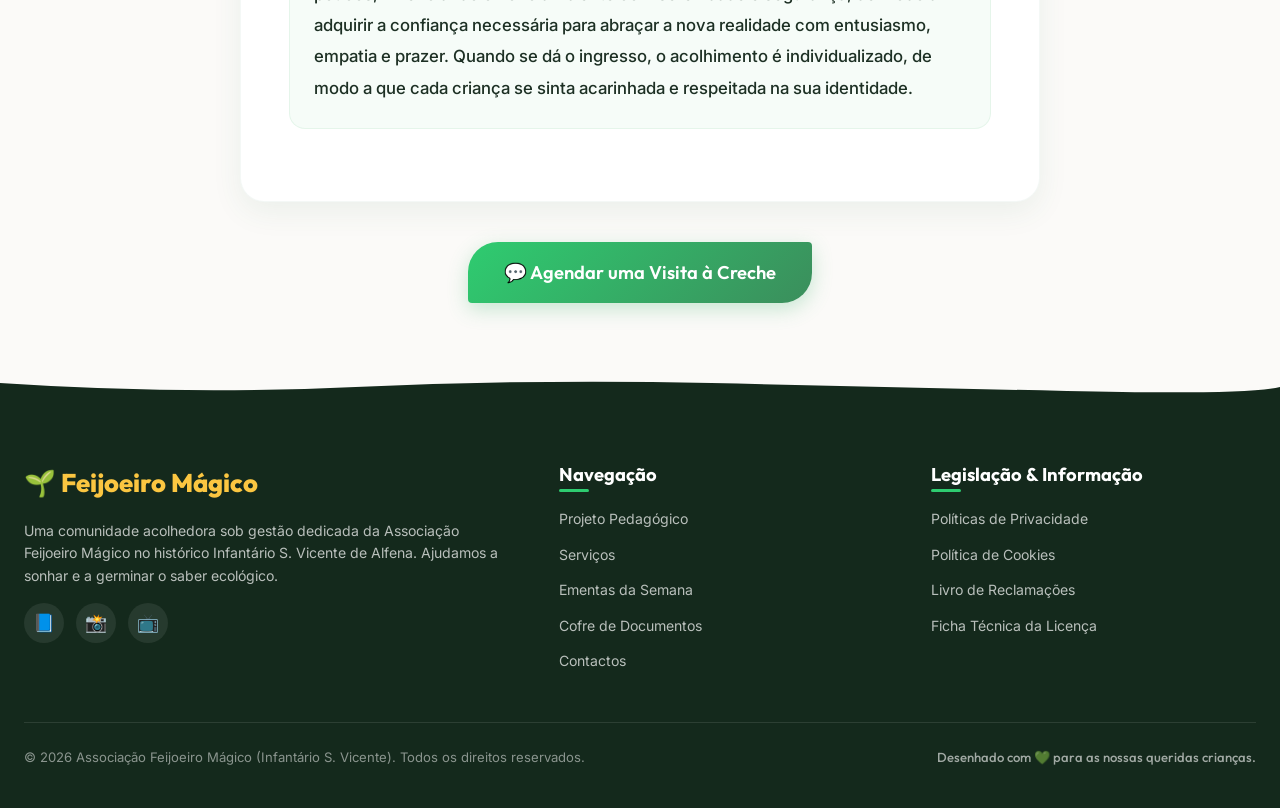
<file: creche.html>
<!DOCTYPE html>
<html lang="pt">
<head>
    <meta charset="UTF-8">
    <meta name="viewport" content="width=device-width, initial-scale=1.0">
    <meta name="description" content="Creche S. Vicente da Associação Feijoeiro Mágico. Espaço pensado para a estimulação pedagógica e o afeto de crianças dos 4 aos 36 meses.">
    <meta name="keywords" content="creche alfena, infantario sao vicente, baby signs portugal, adaptacao creche, feijoeiro magico">
    <meta name="author" content="Associação Feijoeiro Mágico">
    <title>Creche S. Vicente | Feijoeiro Mágico</title>
    
    <!-- Google Fonts -->
    <link rel="preconnect" href="https://fonts.googleapis.com">
    <link rel="preconnect" href="https://fonts.gstatic.com" crossorigin>
    <link href="https://fonts.googleapis.com/css2?family=Inter:wght@400;500;600&family=Outfit:wght@400;500;600;700;800&display=swap" rel="stylesheet">
    
    <!-- Favicon using SVG -->
    <link rel="icon" type="image/svg+xml" href="data:image/svg+xml,<svg xmlns=%22http://www.w3.org/2000/svg%22 viewBox=%220 0 100 100%22><text y=%22.9em%22 font-size=%2290%22>🌱</text></svg>">

    <!-- CSS Stylesheet -->
    <link rel="stylesheet" href="assets/css/styles.css">

    <!-- Page Specific Premium Styling -->
    <style>
        .back-nav-container {
            margin-bottom: 32px;
        }

        .back-nav-container a {
            display: inline-flex;
            align-items: center;
            gap: 10px;
            padding: 10px 24px;
            border-radius: 20px;
            font-size: 0.95rem;
            font-weight: 600;
            transition: var(--transition-bounce);
        }

        .back-arrow {
            transition: transform 0.3s ease;
            font-weight: bold;
        }

        .back-nav-container a:hover .back-arrow {
            transform: translateX(-4px);
        }

        .subpage-container {
            max-width: 840px;
            margin: 0 auto;
            padding: 0 20px;
        }

        .premium-panel {
            background: var(--white);
            border-radius: 24px;
            padding: 48px;
            box-shadow: var(--shadow-md);
            border: 1px solid rgba(47, 117, 75, 0.05);
            margin-bottom: 40px;
            position: relative;
            overflow: hidden;
        }

        @media (max-width: 600px) {
            .premium-panel {
                padding: 32px 20px;
            }
        }

        .premium-panel::after {
            content: '🧸';
            position: absolute;
            top: -15px;
            right: -15px;
            font-size: 7rem;
            opacity: 0.03;
            pointer-events: none;
            user-select: none;
        }

        .premium-panel h2 {
            font-size: 1.6rem;
            color: var(--forest);
            margin-top: 40px;
            margin-bottom: 18px;
            display: flex;
            align-items: center;
            gap: 12px;
            font-family: var(--font-heading);
            font-weight: 700;
        }

        .premium-panel h2:first-of-type {
            margin-top: 0;
        }

        .premium-panel p {
            font-size: 1.05rem;
            line-height: 1.85;
            color: var(--text-main);
            margin-bottom: 24px;
        }

        .lema-quote-box {
            background: linear-gradient(135deg, var(--mint-light) 0%, rgba(255, 255, 255, 0.9) 100%);
            border-left: 5px solid var(--accent-leaf);
            border-radius: 4px 20px 20px 4px;
            padding: 24px 32px;
            margin: 32px 0;
        }

        .lema-quote-box h3 {
            font-size: 1.2rem;
            color: var(--forest);
            margin-bottom: 8px;
            font-family: var(--font-heading);
        }

        .lema-quote-box p {
            font-style: italic;
            font-size: 1.05rem;
            color: var(--forest-light);
            margin-bottom: 0;
            line-height: 1.7;
        }

        .baby-signs-banner {
            background: linear-gradient(135deg, rgba(255, 213, 79, 0.15) 0%, rgba(255, 255, 255, 0.9) 100%);
            border: 1px dashed rgba(255, 143, 0, 0.3);
            border-radius: 20px;
            padding: 32px;
            margin: 36px 0;
            display: flex;
            gap: 24px;
            align-items: center;
        }

        @media (max-width: 600px) {
            .baby-signs-banner {
                flex-direction: column;
                text-align: center;
                padding: 24px;
            }
        }

        .baby-signs-icon {
            font-size: 3rem;
            flex-shrink: 0;
            background: var(--white);
            width: 72px;
            height: 72px;
            border-radius: 50%;
            display: flex;
            align-items: center;
            justify-content: center;
            box-shadow: var(--shadow-sm);
        }

        .baby-signs-text h3 {
            font-size: 1.25rem;
            color: var(--forest);
            margin-bottom: 8px;
            font-family: var(--font-heading);
        }

        .baby-signs-text p {
            font-size: 0.98rem;
            line-height: 1.6;
            margin-bottom: 0;
            color: var(--text-main);
        }

        .highlight-badge {
            display: inline-block;
            padding: 6px 16px;
            border-radius: 20px;
            font-size: 0.85rem;
            font-weight: 700;
            text-transform: uppercase;
            letter-spacing: 0.5px;
            margin-bottom: 16px;
        }

        .badge-pink {
            background: rgba(255, 182, 193, 0.25);
            color: #d81b60;
        }
    </style>
</head>
<body>

    <!-- Accessibility skip-link -->
    <a href="#conteudo-principal" class="skip-link">Saltar para o conteúdo principal</a>

    <!-- Header & Navigation -->
    <header class="main-header">
        <div class="header-container">
            <a href="index.html" class="logo-link" aria-label="Feijoeiro Mágico - Página Inicial">
                <!-- SVG Beanstalk Logo -->
                <svg class="logo-svg" viewBox="0 0 200 60" width="200" height="60" xmlns="http://www.w3.org/2000/svg">
                    <g transform="translate(10, 5)">
                        <!-- Beanstalk Stem -->
                        <path d="M20,45 Q25,25 20,5" fill="none" stroke="var(--accent-leaf)" stroke-width="4" stroke-linecap="round"/>
                        <!-- Leaves -->
                        <path d="M22,30 Q35,25 32,15 Q20,20 22,30" fill="var(--accent-leaf)" />
                        <path d="M18,20 Q5,15 8,5 Q20,10 18,20" fill="var(--primary-green)" opacity="0.8" />
                        <!-- Golden Sun -->
                        <circle cx="20" cy="5" r="4" fill="var(--sun-yellow)" />
                    </g>
                    <!-- Text -->
                    <text x="50" y="32" font-family="'Outfit', sans-serif" font-weight="800" font-size="20" fill="var(--primary-green)">Feijoeiro</text>
                    <text x="50" y="48" font-family="'Outfit', sans-serif" font-weight="600" font-size="14" fill="var(--accent-leaf)" letter-spacing="1">MÁGICO</text>
                </svg>
            </a>

            <!-- Desktop Navigation -->
            <nav class="nav-desktop" aria-label="Menu Principal">
                <ul>
                    <li class="nav-item-dropdown">
                        <button class="dropdown-trigger" aria-haspopup="true" aria-expanded="false">
                            Instituição <span class="dropdown-arrow" aria-hidden="true">▼</span>
                        </button>
                        <ul class="dropdown-menu" aria-label="Submenu Instituição">
                            <li><a href="missao.html">Missão</a></li>
                            <li><a href="horario.html">Horário de Funcionamento</a></li>
                            <li><a href="sinergias.html">Sinergias</a></li>
                            <li><a href="regulamento.html">Regulamento Interno</a></li>
                            <li><a href="contingencia.html">Plano de Contingência</a></li>
                        </ul>
                    </li>
                    <li><a href="index.html#projeto">Projeto Pedagógico</a></li>
                    <li><a href="servicos.html">Serviços</a></li>
                    <li><a href="comunidade.html">Comunidade</a></li>
                    <li><a href="index.html#pais">Área dos Pais</a></li>
                    <li><a href="contactos.html">Contactos</a></li>
                </ul>
            </nav>

            <div class="header-actions">
                <a href="index.html#contactos" class="btn btn-leaf btn-small" id="header-cta">Agendar Visita</a>
            </div>

            <!-- Hamburger Button -->
            <button class="menu-toggle" aria-label="Abrir menu" aria-expanded="false" aria-controls="nav-mobile">
                <span class="hamburger-bar"></span>
                <span class="hamburger-bar"></span>
                <span class="hamburger-bar"></span>
            </button>
        </div>
    </header>

    <!-- Mobile Navigation Overlay -->
    <nav class="nav-mobile" id="nav-mobile" aria-label="Menu Móvel" aria-hidden="true">
        <ul>
            <li class="nav-item-dropdown-mobile">
                <button class="dropdown-trigger-mobile" aria-haspopup="true" aria-expanded="false">
                    Instituição <span class="dropdown-arrow-mobile" aria-hidden="true">▼</span>
                </button>
                <ul class="dropdown-menu-mobile" aria-label="Submenu Instituição Móvel">
                    <li><a href="missao.html">Missão</a></li>
                    <li><a href="horario.html">Horário de Funcionamento</a></li>
                    <li><a href="sinergias.html">Sinergias</a></li>
                    <li><a href="regulamento.html">Regulamento Interno</a></li>
                    <li><a href="contingencia.html">Plano de Contingência</a></li>
                </ul>
            </li>
            <li><a href="index.html#projeto">Projeto Pedagógico</a></li>
            <li><a href="servicos.html">Serviços</a></li>
            <li><a href="comunidade.html">Comunidade</a></li>
            <li><a href="index.html#pais">Área dos Pais</a></li>
            <li><a href="contactos.html">Contactos</a></li>
            <li><a href="index.html#contactos" class="btn btn-leaf btn-mobile-cta">Agendar Visita</a></li>
        </ul>
        <div class="mobile-nav-decor">
            <svg viewBox="0 0 100 100" class="mobile-decor-svg" xmlns="http://www.w3.org/2000/svg">
                <path d="M0,80 Q50,40 100,80 L100,100 L0,100 Z" fill="var(--mint-light)" opacity="0.3"></path>
                <path d="M0,90 Q50,70 100,90 L100,100 L0,100 Z" fill="var(--mint-light)" opacity="0.5"></path>
            </svg>
        </div>
    </nav>

    <!-- Main Content -->
    <main id="conteudo-principal" style="padding-top: 120px;">
        <section class="section animate-scroll active" style="padding: 80px 0;">
            <div class="subpage-container">
                
                <!-- Back Button -->
                <div class="back-nav-container">
                    <a href="servicos.html" class="btn btn-outline-leaf">
                        <span class="back-arrow" aria-hidden="true">←</span> Voltar para Serviços
                    </a>
                </div>

                <!-- Page Heading -->
                <div style="margin-bottom: 40px;">
                    <span class="highlight-badge badge-pink">🍼 Valência Inicial</span>
                    <h1 class="hero-title" style="font-size: clamp(2.2rem, 5vw, 3.5rem); margin-top: 8px; margin-bottom: 16px; line-height: 1.2;">
                        Creche <span class="highlight">S. Vicente</span>
                    </h1>
                </div>

                <!-- Main Content Panel -->
                <div class="premium-panel">
                    <p>
                        A Creche da Associação Feijoeiro Mágico é uma das valências do Infantário S. Vicente, e reflete-se num espaço que foi pensado e organizado para garantir o zelo e a estimulação pedagógica de bebés e crianças com idades compreendidas entre os 4 e os 36 meses.
                    </p>

                    <!-- Lema Box -->
                    <div class="lema-quote-box">
                        <h3>🌱 O lema da nossa Creche é “cuidar”</h3>
                        <p>
                            “…pois temos consciência que o futuro se constrói hoje, investindo na entrega sincera do que somos ao que vivemos, com quem vivemos, cuidando o melhor possível das crianças que sorriem a cada dia connosco!”
                        </p>
                    </div>

                    <p>
                        Queremos cativar uma postura positiva e criativa no abraço à vida, garantindo o conforto, a proteção, o carinho e os estímulos necessários a um desenvolvimento holístico feliz. Desenvolvemos atividades que contextualizam as necessidades das nossas crianças com a vontade de dar cor e tempo à imaginação, de forma a pintarmos os dias com fantasia e com a consciência livre para conhecer o Mundo.
                    </p>

                    <!-- Baby Signs Banner -->
                    <div class="baby-signs-banner">
                        <div class="baby-signs-icon" aria-hidden="true">👋</div>
                        <div class="baby-signs-text">
                            <h3>Programa Baby Signs® integrado</h3>
                            <p>
                                Iniciamos o processo de comunicação com os nossos bebés desenvolvendo o Programa Baby Signs®, com o foco pedagógico numa estimulação quotidiana natural, que contribua para bebés tranquilos, confiantes, autónomos, e capazes de expressarem as suas vontades e os seus sentimentos como base de relacionamento com os adultos e os pares.
                            </p>
                        </div>
                    </div>

                    <h2><span>🛡️</span> Acolhimento nos Primeiros Dias (Adaptação)</h2>
                    <p>
                        Os primeiros dias na Creche devem ser encarados como um período de “adaptação” a uma realidade distinta e diferente. Por esse motivo, quando são admitidas, as crianças abraçam um programa de acolhimento, definido e acordado entre os pais e a Equipa Técnica do Infantário, que assegura uma integração individual.
                    </p>
                    <p style="background: rgba(76, 184, 119, 0.05); padding: 24px; border-radius: 16px; border: 1px solid rgba(76, 184, 119, 0.1); margin-top: 16px; font-weight: 500;">
                        💡 <strong>Resumindo:</strong> O período de acolhimento serve para cada criança se integrar aos poucos, vivenciando o novo ambiente com serenidade e segurança, de modo a adquirir a confiança necessária para abraçar a nova realidade com entusiasmo, empatia e prazer. Quando se dá o ingresso, o acolhimento é individualizado, de modo a que cada criança se sinta acarinhada e respeitada na sua identidade.
                    </p>
                </div>

                <!-- Footer Separator / Quick Contacts Call -->
                <div style="text-align: center; margin-top: 32px; margin-bottom: 20px;">
                    <a href="index.html#contactos" class="btn btn-leaf btn-large">💬 Agendar uma Visita à Creche</a>
                </div>

            </div>
        </section>
    </main>

    <!-- Footer -->
    <footer class="main-footer">
        <div class="footer-curved-background">
            <svg class="footer-silhouette-svg" viewBox="0 0 1440 100" fill="none" preserveAspectRatio="none" xmlns="http://www.w3.org/2000/svg">
                <path d="M0,50 Q200,80 400,60 T800,50 T1200,70 T1440,60 L1440,100 L0,100 Z" fill="var(--forest-dark)"/>
            </svg>
        </div>

        <div class="container footer-content-container">
            <div class="footer-top-grid">
                <div class="footer-brand-col">
                    <div class="footer-logo">🌱 Feijoeiro Mágico</div>
                    <p class="footer-tagline">Uma comunidade acolhedora sob gestão dedicada da Associação Feijoeiro Mágico no histórico Infantário S. Vicente de Alfena. Ajudamos a sonhar e a germinar o saber ecológico.</p>
                    <div class="social-links">
                        <a href="https://facebook.com" target="_blank" rel="noopener noreferrer" aria-label="Visitar Facebook" class="social-icon-btn">📘</a>
                        <a href="https://instagram.com" target="_blank" rel="noopener noreferrer" aria-label="Visitar Instagram" class="social-icon-btn">📸</a>
                        <a href="https://youtube.com" target="_blank" rel="noopener noreferrer" aria-label="Visitar Youtube" class="social-icon-btn">📺</a>
                    </div>
                </div>

                <div class="footer-links-col">
                    <h4>Navegação</h4>
                    <ul>
                        <li><a href="index.html#projeto" class="footer-link">Projeto Pedagógico</a></li>
                        <li><a href="servicos.html" class="footer-link">Serviços</a></li>
                        <li><a href="index.html#pais" class="footer-link">Ementas da Semana</a></li>
                        <li><a href="index.html#pais" class="footer-link">Cofre de Documentos</a></li>
                        <li><a href="contactos.html" class="footer-link">Contactos</a></li>
                    </ul>
                </div>

                <div class="footer-legal-col">
                    <h4>Legislação & Informação</h4>
                    <ul>
                        <li><a href="#" class="footer-link">Políticas de Privacidade</a></li>
                        <li><a href="#" class="footer-link">Política de Cookies</a></li>
                        <li><a href="https://www.livroreclamacoes.pt" target="_blank" rel="noopener noreferrer" class="footer-link">Livro de Reclamações</a></li>
                        <li><a href="#" class="footer-link">Ficha Técnica da Licença</a></li>
                    </ul>
                </div>
            </div>

            <hr class="footer-divider">

            <div class="footer-bottom">
                <p class="copyright-text">&copy; 2026 Associação Feijoeiro Mágico (Infantário S. Vicente). Todos os direitos reservados.</p>
                <p class="footer-credit">Desenhado com 💚 para as nossas queridas crianças.</p>
            </div>
        </div>
    </footer>

    <!-- JS Logic Script -->
    <script src="assets/js/script.js"></script>
</body>
</html>
</file>
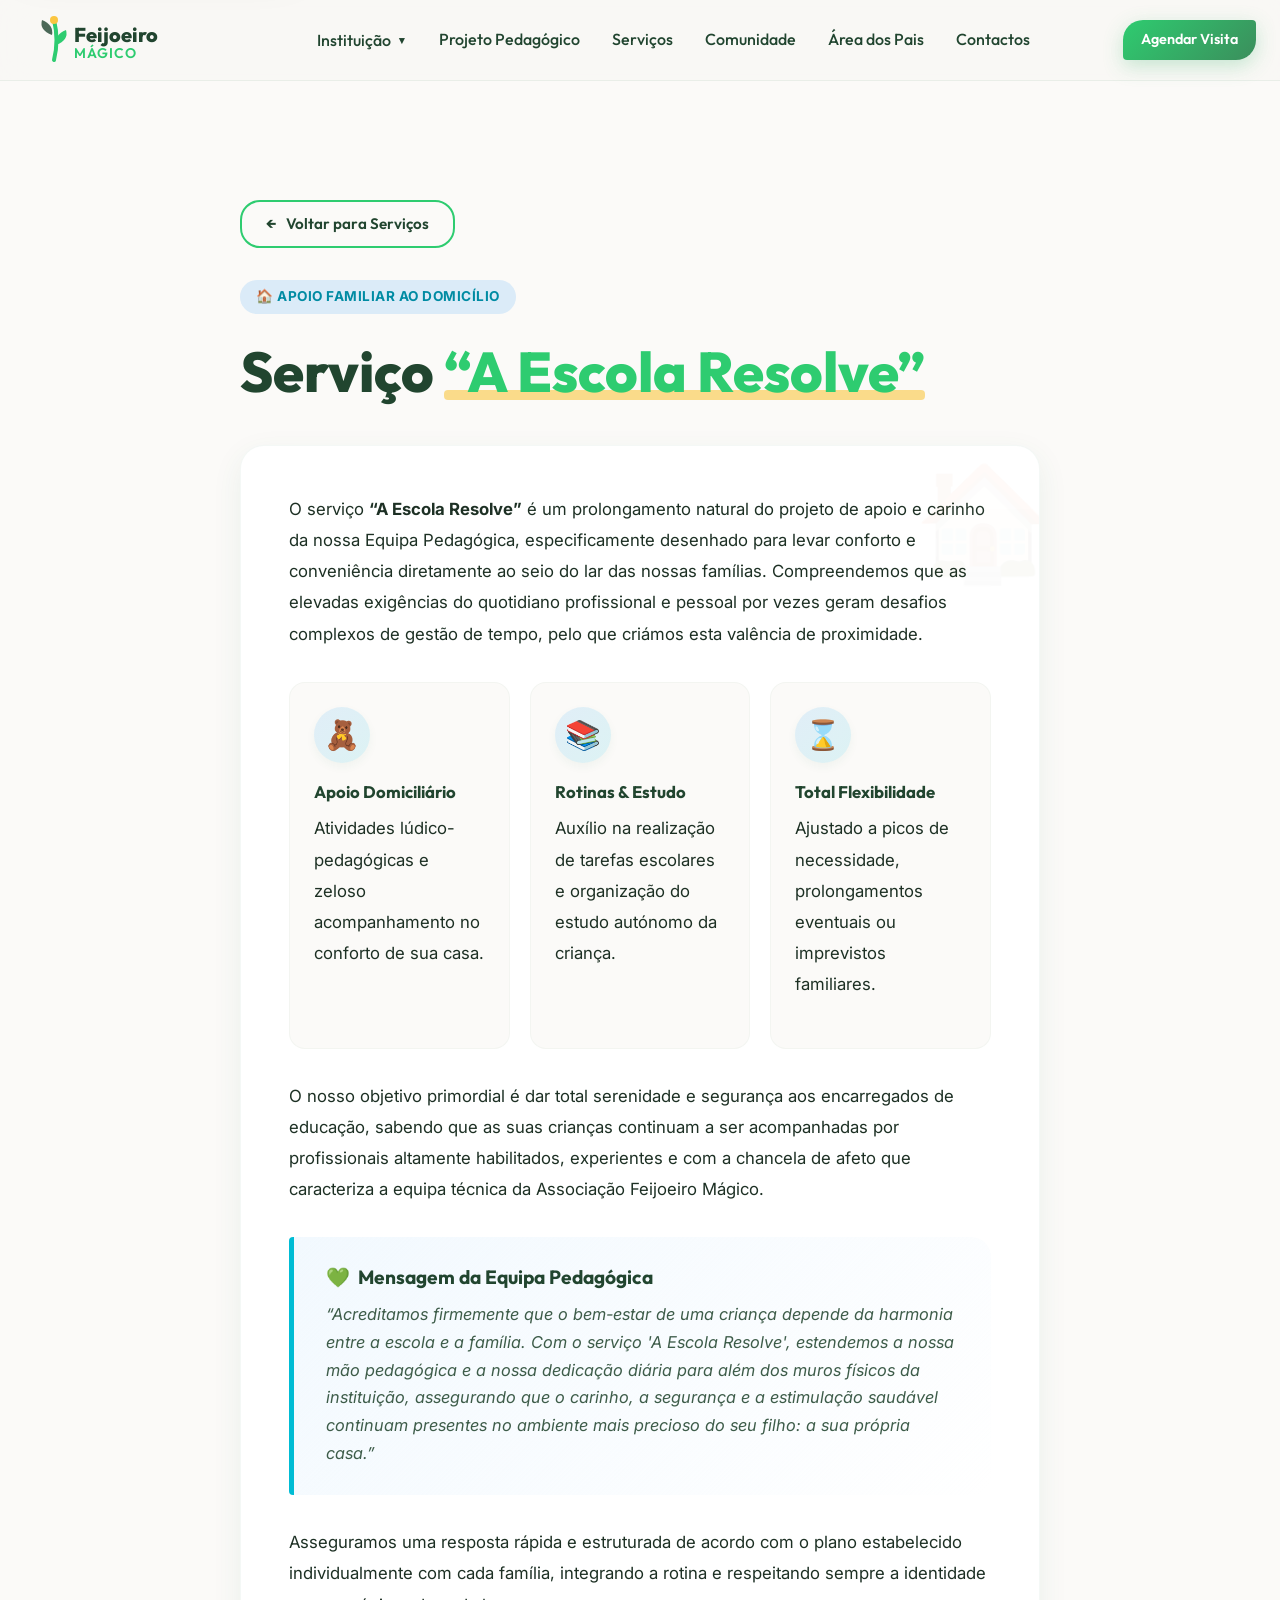
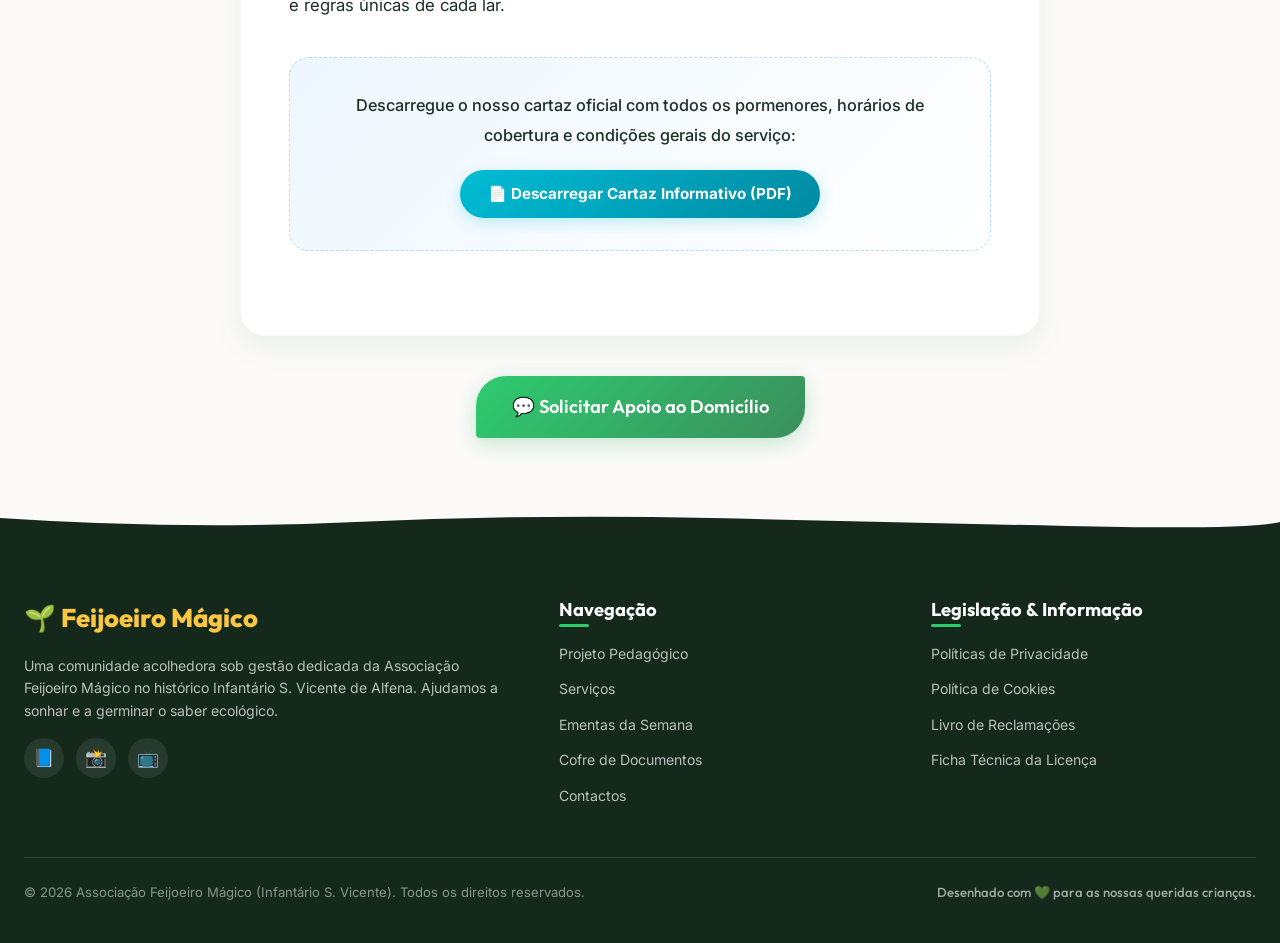
<file: escola-resolve.html>
<!DOCTYPE html>
<html lang="pt">
<head>
    <meta charset="UTF-8">
    <meta name="viewport" content="width=device-width, initial-scale=1.0">
    <meta name="description" content="Serviço 'A Escola Resolve' da Associação Feijoeiro Mágico. Apoio lúdico-pedagógico e assistência de excelência diretamente no conforto e conveniência do seu lar.">
    <meta name="keywords" content="escola resolve, apoio ao domicilio criancas, assistencia escolar infantil, prolongamento de horario, feijoeiro magico">
    <meta name="author" content="Associação Feijoeiro Mágico">
    <title>Serviço "A Escola Resolve" | Feijoeiro Mágico</title>
    
    <!-- Google Fonts -->
    <link rel="preconnect" href="https://fonts.googleapis.com">
    <link rel="preconnect" href="https://fonts.gstatic.com" crossorigin>
    <link href="https://fonts.googleapis.com/css2?family=Inter:wght@400;500;600&family=Outfit:wght@400;500;600;700;800&display=swap" rel="stylesheet">
    
    <!-- Favicon using SVG -->
    <link rel="icon" type="image/svg+xml" href="data:image/svg+xml,<svg xmlns=%22http://www.w3.org/2000/svg%22 viewBox=%220 0 100 100%22><text y=%22.9em%22 font-size=%2290%22>🌱</text></svg>">

    <!-- CSS Stylesheet -->
    <link rel="stylesheet" href="assets/css/styles.css">

    <!-- Page Specific Premium Styling -->
    <style>
        .back-nav-container {
            margin-bottom: 32px;
        }

        .back-nav-container a {
            display: inline-flex;
            align-items: center;
            gap: 10px;
            padding: 10px 24px;
            border-radius: 20px;
            font-size: 0.95rem;
            font-weight: 600;
            transition: var(--transition-bounce);
        }

        .back-arrow {
            transition: transform 0.3s ease;
            font-weight: bold;
        }

        .back-nav-container a:hover .back-arrow {
            transform: translateX(-4px);
        }

        .subpage-container {
            max-width: 840px;
            margin: 0 auto;
            padding: 0 20px;
        }

        .premium-panel {
            background: var(--white);
            border-radius: 24px;
            padding: 48px;
            box-shadow: var(--shadow-md);
            border: 1px solid rgba(47, 117, 75, 0.05);
            margin-bottom: 40px;
            position: relative;
            overflow: hidden;
        }

        @media (max-width: 600px) {
            .premium-panel {
                padding: 32px 20px;
            }
        }

        .premium-panel::after {
            content: '🏠';
            position: absolute;
            top: -15px;
            right: -15px;
            font-size: 7rem;
            opacity: 0.03;
            pointer-events: none;
            user-select: none;
        }

        .premium-panel h2 {
            font-size: 1.6rem;
            color: var(--forest);
            margin-top: 40px;
            margin-bottom: 18px;
            display: flex;
            align-items: center;
            gap: 12px;
            font-family: var(--font-heading);
            font-weight: 700;
        }

        .premium-panel h2:first-of-type {
            margin-top: 0;
        }

        .premium-panel p {
            font-size: 1.05rem;
            line-height: 1.85;
            color: var(--text-main);
            margin-bottom: 24px;
        }

        /* Pillars representation */
        .features-outline-grid {
            display: grid;
            grid-template-columns: repeat(3, 1fr);
            gap: 20px;
            margin: 32px 0;
        }

        @media (max-width: 768px) {
            .features-outline-grid {
                grid-template-columns: 1fr;
                gap: 16px;
            }
        }

        .feature-item-card {
            background: var(--off-white);
            padding: 24px;
            border-radius: 16px;
            border: 1px solid rgba(47, 117, 75, 0.04);
            transition: var(--transition-smooth);
        }

        .feature-item-card:hover {
            background: var(--white);
            border-color: #00bcd4;
            box-shadow: var(--shadow-sm);
            transform: translateY(-2px);
        }

        .feature-icon-circle {
            font-size: 1.8rem;
            background: linear-gradient(135deg, rgba(33, 150, 243, 0.12) 0%, rgba(0, 188, 212, 0.12) 100%);
            width: 56px;
            height: 56px;
            border-radius: 50%;
            display: flex;
            align-items: center;
            justify-content: center;
            color: #00bcd4;
            margin-bottom: 16px;
            box-shadow: var(--shadow-sm);
        }

        .feature-title-text {
            font-weight: 700;
            color: var(--forest);
            font-family: var(--font-heading);
            font-size: 1.05rem;
            margin-bottom: 8px;
            display: block;
        }

        .feature-desc-text {
            font-size: 0.9rem;
            line-height: 1.5;
            color: var(--text-muted);
            margin-bottom: 0;
        }

        /* Message from pedagogical team quote box */
        .message-quote-box {
            background: linear-gradient(135deg, rgba(33, 150, 243, 0.06) 0%, rgba(255, 255, 255, 0.9) 100%);
            border-left: 5px solid #00bcd4;
            border-radius: 4px 20px 20px 4px;
            padding: 28px 32px;
            margin: 32px 0;
        }

        .message-quote-box h3 {
            font-size: 1.2rem;
            color: var(--forest);
            margin-bottom: 12px;
            font-family: var(--font-heading);
            display: flex;
            align-items: center;
            gap: 8px;
        }

        .message-quote-box p {
            font-style: italic;
            font-size: 1.02rem;
            color: var(--forest-light);
            margin-bottom: 0;
            line-height: 1.7;
        }

        .download-action-panel {
            background: linear-gradient(135deg, rgba(33, 150, 243, 0.08) 0%, rgba(255, 255, 255, 0.9) 100%);
            border: 1px dashed rgba(33, 150, 243, 0.3);
            border-radius: 20px;
            padding: 32px;
            margin: 36px 0;
            display: flex;
            flex-direction: column;
            align-items: center;
            text-align: center;
            gap: 20px;
        }

        .download-action-panel p {
            margin-bottom: 0;
            font-size: 1.02rem;
            color: var(--text-main);
            font-weight: 500;
        }

        .highlight-badge {
            display: inline-block;
            padding: 6px 16px;
            border-radius: 20px;
            font-size: 0.85rem;
            font-weight: 700;
            text-transform: uppercase;
            letter-spacing: 0.5px;
            margin-bottom: 16px;
        }

        .badge-blue {
            background: rgba(33, 150, 243, 0.15);
            color: #008ba3;
        }

        .btn-download-premium {
            background: linear-gradient(135deg, #00bcd4 0%, #008ba3 100%);
            color: var(--white);
            padding: 12px 28px;
            border-radius: 30px;
            font-size: 0.95rem;
            font-weight: 700;
            box-shadow: 0 4px 15px rgba(0, 188, 212, 0.25);
            display: inline-flex;
            align-items: center;
            gap: 8px;
            transition: var(--transition-bounce);
            border: none;
            cursor: pointer;
            text-decoration: none;
        }

        .btn-download-premium:hover {
            transform: translateY(-2px);
            box-shadow: 0 6px 20px rgba(0, 188, 212, 0.4);
            color: var(--white);
        }
    </style>
</head>
<body>

    <!-- Accessibility skip-link -->
    <a href="#conteudo-principal" class="skip-link">Saltar para o conteúdo principal</a>

    <!-- Header & Navigation -->
    <header class="main-header">
        <div class="header-container">
            <a href="index.html" class="logo-link" aria-label="Feijoeiro Mágico - Página Inicial">
                <!-- SVG Beanstalk Logo -->
                <svg class="logo-svg" viewBox="0 0 200 60" width="200" height="60" xmlns="http://www.w3.org/2000/svg">
                    <g transform="translate(10, 5)">
                        <!-- Beanstalk Stem -->
                        <path d="M20,45 Q25,25 20,5" fill="none" stroke="var(--accent-leaf)" stroke-width="4" stroke-linecap="round"/>
                        <!-- Leaves -->
                        <path d="M22,30 Q35,25 32,15 Q20,20 22,30" fill="var(--accent-leaf)" />
                        <path d="M18,20 Q5,15 8,5 Q20,10 18,20" fill="var(--primary-green)" opacity="0.8" />
                        <!-- Golden Sun -->
                        <circle cx="20" cy="5" r="4" fill="var(--sun-yellow)" />
                    </g>
                    <!-- Text -->
                    <text x="50" y="32" font-family="'Outfit', sans-serif" font-weight="800" font-size="20" fill="var(--primary-green)">Feijoeiro</text>
                    <text x="50" y="48" font-family="'Outfit', sans-serif" font-weight="600" font-size="14" fill="var(--accent-leaf)" letter-spacing="1">MÁGICO</text>
                </svg>
            </a>

            <!-- Desktop Navigation -->
            <nav class="nav-desktop" aria-label="Menu Principal">
                <ul>
                    <li class="nav-item-dropdown">
                        <button class="dropdown-trigger" aria-haspopup="true" aria-expanded="false">
                            Instituição <span class="dropdown-arrow" aria-hidden="true">▼</span>
                        </button>
                        <ul class="dropdown-menu" aria-label="Submenu Instituição">
                            <li><a href="missao.html">Missão</a></li>
                            <li><a href="horario.html">Horário de Funcionamento</a></li>
                            <li><a href="sinergias.html">Sinergias</a></li>
                            <li><a href="regulamento.html">Regulamento Interno</a></li>
                            <li><a href="contingencia.html">Plano de Contingência</a></li>
                        </ul>
                    </li>
                    <li><a href="index.html#projeto">Projeto Pedagógico</a></li>
                    <li><a href="servicos.html">Serviços</a></li>
                    <li><a href="comunidade.html">Comunidade</a></li>
                    <li><a href="index.html#pais">Área dos Pais</a></li>
                    <li><a href="contactos.html">Contactos</a></li>
                </ul>
            </nav>

            <div class="header-actions">
                <a href="index.html#contactos" class="btn btn-leaf btn-small" id="header-cta">Agendar Visita</a>
            </div>

            <!-- Hamburger Button -->
            <button class="menu-toggle" aria-label="Abrir menu" aria-expanded="false" aria-controls="nav-mobile">
                <span class="hamburger-bar"></span>
                <span class="hamburger-bar"></span>
                <span class="hamburger-bar"></span>
            </button>
        </div>
    </header>

    <!-- Mobile Navigation Overlay -->
    <nav class="nav-mobile" id="nav-mobile" aria-label="Menu Móvel" aria-hidden="true">
        <ul>
            <li class="nav-item-dropdown-mobile">
                <button class="dropdown-trigger-mobile" aria-haspopup="true" aria-expanded="false">
                    Instituição <span class="dropdown-arrow-mobile" aria-hidden="true">▼</span>
                </button>
                <ul class="dropdown-menu-mobile" aria-label="Submenu Instituição Móvel">
                    <li><a href="missao.html">Missão</a></li>
                    <li><a href="horario.html">Horário de Funcionamento</a></li>
                    <li><a href="sinergias.html">Sinergias</a></li>
                    <li><a href="regulamento.html">Regulamento Interno</a></li>
                    <li><a href="contingencia.html">Plano de Contingência</a></li>
                </ul>
            </li>
            <li><a href="index.html#projeto">Projeto Pedagógico</a></li>
            <li><a href="servicos.html">Serviços</a></li>
            <li><a href="comunidade.html">Comunidade</a></li>
            <li><a href="index.html#pais">Área dos Pais</a></li>
            <li><a href="contactos.html">Contactos</a></li>
            <li><a href="index.html#contactos" class="btn btn-leaf btn-mobile-cta">Agendar Visita</a></li>
        </ul>
        <div class="mobile-nav-decor">
            <svg viewBox="0 0 100 100" class="mobile-decor-svg" xmlns="http://www.w3.org/2000/svg">
                <path d="M0,80 Q50,40 100,80 L100,100 L0,100 Z" fill="var(--mint-light)" opacity="0.3"></path>
                <path d="M0,90 Q50,70 100,90 L100,100 L0,100 Z" fill="var(--mint-light)" opacity="0.5"></path>
            </svg>
        </div>
    </nav>

    <!-- Main Content -->
    <main id="conteudo-principal" style="padding-top: 120px;">
        <section class="section animate-scroll active" style="padding: 80px 0;">
            <div class="subpage-container">
                
                <!-- Back Button -->
                <div class="back-nav-container">
                    <a href="servicos.html" class="btn btn-outline-leaf">
                        <span class="back-arrow" aria-hidden="true">←</span> Voltar para Serviços
                    </a>
                </div>

                <!-- Page Heading -->
                <div style="margin-bottom: 40px;">
                    <span class="highlight-badge badge-blue">🏠 Apoio Familiar ao Domicílio</span>
                    <h1 class="hero-title" style="font-size: clamp(2.2rem, 5vw, 3.5rem); margin-top: 8px; margin-bottom: 16px; line-height: 1.2;">
                        Serviço <span class="highlight">“A Escola Resolve”</span>
                    </h1>
                </div>

                <!-- Main Content Panel -->
                <div class="premium-panel">
                    <p>
                        O serviço <strong>“A Escola Resolve”</strong> é um prolongamento natural do projeto de apoio e carinho da nossa Equipa Pedagógica, especificamente desenhado para levar conforto e conveniência diretamente ao seio do lar das nossas famílias. Compreendemos que as elevadas exigências do quotidiano profissional e pessoal por vezes geram desafios complexos de gestão de tempo, pelo que criámos esta valência de proximidade.
                    </p>

                    <!-- Features Outline Grid -->
                    <div class="features-outline-grid">
                        
                        <!-- Card 1 -->
                        <div class="feature-item-card">
                            <div class="feature-icon-circle" aria-hidden="true">🧸</div>
                            <span class="feature-title-text">Apoio Domiciliário</span>
                            <p class="feature-desc-text">Atividades lúdico-pedagógicas e zeloso acompanhamento no conforto de sua casa.</p>
                        </div>

                        <!-- Card 2 -->
                        <div class="feature-item-card">
                            <div class="feature-icon-circle" aria-hidden="true">📚</div>
                            <span class="feature-title-text">Rotinas & Estudo</span>
                            <p class="feature-desc-text">Auxílio na realização de tarefas escolares e organização do estudo autónomo da criança.</p>
                        </div>

                        <!-- Card 3 -->
                        <div class="feature-item-card">
                            <div class="feature-icon-circle" aria-hidden="true">⌛</div>
                            <span class="feature-title-text">Total Flexibilidade</span>
                            <p class="feature-desc-text">Ajustado a picos de necessidade, prolongamentos eventuais ou imprevistos familiares.</p>
                        </div>

                    </div>

                    <p>
                        O nosso objetivo primordial é dar total serenidade e segurança aos encarregados de educação, sabendo que as suas crianças continuam a ser acompanhadas por profissionais altamente habilitados, experientes e com a chancela de afeto que caracteriza a equipa técnica da Associação Feijoeiro Mágico.
                    </p>

                    <!-- Message Quote Box -->
                    <div class="message-quote-box">
                        <h3><span>💚</span> Mensagem da Equipa Pedagógica</h3>
                        <p>
                            “Acreditamos firmemente que o bem-estar de uma criança depende da harmonia entre a escola e a família. Com o serviço 'A Escola Resolve', estendemos a nossa mão pedagógica e a nossa dedicação diária para além dos muros físicos da instituição, assegurando que o carinho, a segurança e a estimulação saudável continuam presentes no ambiente mais precioso do seu filho: a sua própria casa.”
                        </p>
                    </div>

                    <p>
                        Asseguramos uma resposta rápida e estruturada de acordo com o plano estabelecido individualmente com cada família, integrando a rotina e respeitando sempre a identidade e regras únicas de cada lar.
                    </p>

                    <!-- Download Section Card -->
                    <div class="download-action-panel">
                        <p>Descarregue o nosso cartaz oficial com todos os pormenores, horários de cobertura e condições gerais do serviço:</p>
                        
                        <a href="#" class="btn-download-premium btn-download" data-file="Cartaz-A-Escola-Resolve.pdf">
                            <span class="btn-text">📄 Descarregar Cartaz Informativo (PDF)</span>
                            <span class="progress-bar"></span>
                        </a>
                    </div>
                </div>

                <!-- Footer Separator / Quick Contacts Call -->
                <div style="text-align: center; margin-top: 32px; margin-bottom: 20px;">
                    <a href="index.html#contactos" class="btn btn-leaf btn-large">💬 Solicitar Apoio ao Domicílio</a>
                </div>

            </div>
        </section>
    </main>

    <!-- Footer -->
    <footer class="main-footer">
        <div class="footer-curved-background">
            <svg class="footer-silhouette-svg" viewBox="0 0 1440 100" fill="none" preserveAspectRatio="none" xmlns="http://www.w3.org/2000/svg">
                <path d="M0,50 Q200,80 400,60 T800,50 T1200,70 T1440,60 L1440,100 L0,100 Z" fill="var(--forest-dark)"/>
            </svg>
        </div>

        <div class="container footer-content-container">
            <div class="footer-top-grid">
                <div class="footer-brand-col">
                    <div class="footer-logo">🌱 Feijoeiro Mágico</div>
                    <p class="footer-tagline">Uma comunidade acolhedora sob gestão dedicada da Associação Feijoeiro Mágico no histórico Infantário S. Vicente de Alfena. Ajudamos a sonhar e a germinar o saber ecológico.</p>
                    <div class="social-links">
                        <a href="https://facebook.com" target="_blank" rel="noopener noreferrer" aria-label="Visitar Facebook" class="social-icon-btn">📘</a>
                        <a href="https://instagram.com" target="_blank" rel="noopener noreferrer" aria-label="Visitar Instagram" class="social-icon-btn">📸</a>
                        <a href="https://youtube.com" target="_blank" rel="noopener noreferrer" aria-label="Visitar Youtube" class="social-icon-btn">📺</a>
                    </div>
                </div>

                <div class="footer-links-col">
                    <h4>Navegação</h4>
                    <ul>
                        <li><a href="index.html#projeto" class="footer-link">Projeto Pedagógico</a></li>
                        <li><a href="servicos.html" class="footer-link">Serviços</a></li>
                        <li><a href="index.html#pais" class="footer-link">Ementas da Semana</a></li>
                        <li><a href="index.html#pais" class="footer-link">Cofre de Documentos</a></li>
                        <li><a href="contactos.html" class="footer-link">Contactos</a></li>
                    </ul>
                </div>

                <div class="footer-legal-col">
                    <h4>Legislação & Informação</h4>
                    <ul>
                        <li><a href="#" class="footer-link">Políticas de Privacidade</a></li>
                        <li><a href="#" class="footer-link">Política de Cookies</a></li>
                        <li><a href="https://www.livroreclamacoes.pt" target="_blank" rel="noopener noreferrer" class="footer-link">Livro de Reclamações</a></li>
                        <li><a href="#" class="footer-link">Ficha Técnica da Licença</a></li>
                    </ul>
                </div>
            </div>

            <hr class="footer-divider">

            <div class="footer-bottom">
                <p class="copyright-text">&copy; 2026 Associação Feijoeiro Mágico (Infantário S. Vicente). Todos os direitos reservados.</p>
                <p class="footer-credit">Desenhado com 💚 para as nossas queridas crianças.</p>
            </div>
        </div>
    </footer>

    <!-- JS Logic Script -->
    <script src="assets/js/script.js"></script>
</body>
</html>
</file>
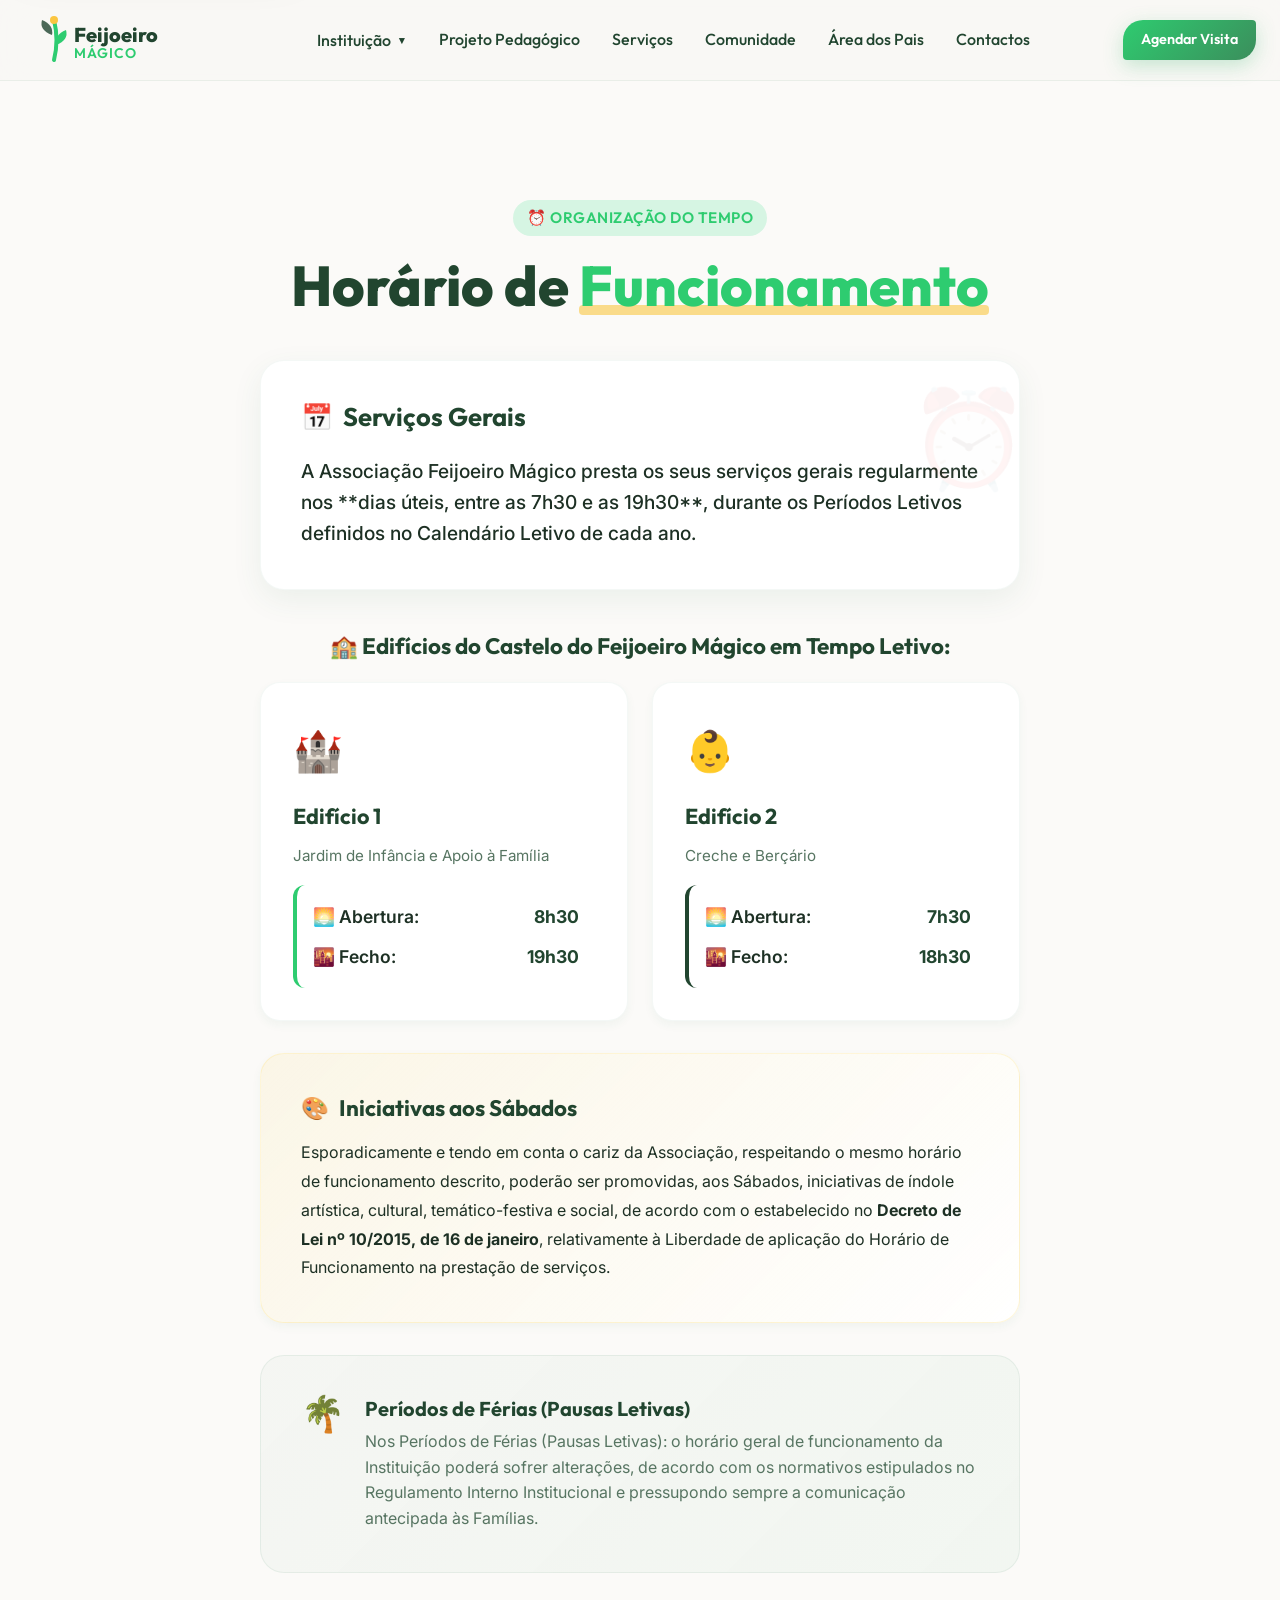
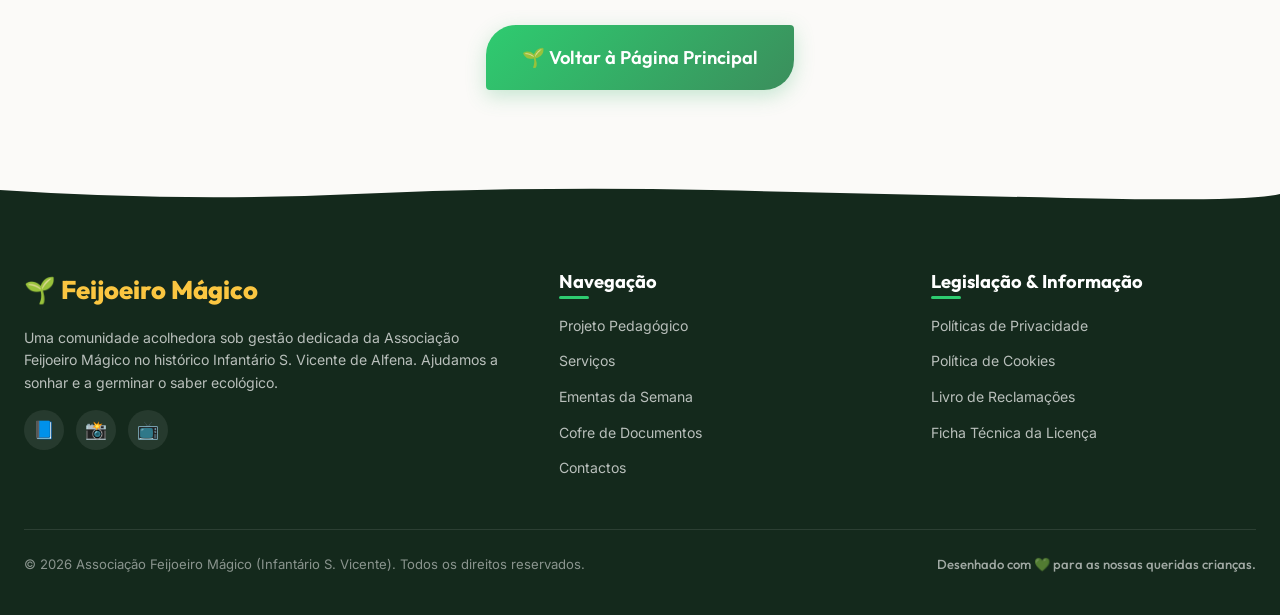
<file: horario.html>
<!DOCTYPE html>
<html lang="pt">
<head>
    <meta charset="UTF-8">
    <meta name="viewport" content="width=device-width, initial-scale=1.0">
    <meta name="description" content="Horário de Funcionamento da Associação Feijoeiro Mágico - Infantário S. Vicente em Alfena. Conheça os horários de funcionamento do Castelo do Feijoeiro Mágico.">
    <meta name="keywords" content="horario feijoeiro magico, infantario sao vicente, creche alfena, horario creche alfena, horario jardim infancia valongo">
    <meta name="author" content="Associação Feijoeiro Mágico">
    <title>Horário de Funcionamento | Feijoeiro Mágico</title>
    
    <!-- Google Fonts -->
    <link rel="preconnect" href="https://fonts.googleapis.com">
    <link rel="preconnect" href="https://fonts.gstatic.com" crossorigin>
    <link href="https://fonts.googleapis.com/css2?family=Inter:wght@400;500;600&family=Outfit:wght@400;500;600;700;800&display=swap" rel="stylesheet">
    
    <!-- Favicon using SVG -->
    <link rel="icon" type="image/svg+xml" href="data:image/svg+xml,<svg xmlns=%22http://www.w3.org/2000/svg%22 viewBox=%220 0 100 100%22><text y=%22.9em%22 font-size=%2290%22>🌱</text></svg>">

    <!-- CSS Stylesheet -->
    <link rel="stylesheet" href="assets/css/styles.css">
</head>
<body>

    <!-- Accessibility skip-link -->
    <a href="#conteudo-principal" class="skip-link">Saltar para o conteúdo principal</a>

    <!-- Header & Navigation -->
    <header class="main-header">
        <div class="header-container">
            <a href="index.html" class="logo-link" aria-label="Feijoeiro Mágico - Página Inicial">
                <!-- SVG Beanstalk Logo -->
                <svg class="logo-svg" viewBox="0 0 200 60" width="200" height="60" xmlns="http://www.w3.org/2000/svg">
                    <g transform="translate(10, 5)">
                        <!-- Beanstalk Stem -->
                        <path d="M20,45 Q25,25 20,5" fill="none" stroke="var(--accent-leaf)" stroke-width="4" stroke-linecap="round"/>
                        <!-- Leaves -->
                        <path d="M22,30 Q35,25 32,15 Q20,20 22,30" fill="var(--accent-leaf)" />
                        <path d="M18,20 Q5,15 8,5 Q20,10 18,20" fill="var(--primary-green)" opacity="0.8" />
                        <!-- Golden Sun -->
                        <circle cx="20" cy="5" r="4" fill="var(--sun-yellow)" />
                    </g>
                    <!-- Text -->
                    <text x="50" y="32" font-family="'Outfit', sans-serif" font-weight="800" font-size="20" fill="var(--primary-green)">Feijoeiro</text>
                    <text x="50" y="48" font-family="'Outfit', sans-serif" font-weight="600" font-size="14" fill="var(--accent-leaf)" letter-spacing="1">MÁGICO</text>
                </svg>
            </a>

            <!-- Desktop Navigation -->
            <nav class="nav-desktop" aria-label="Menu Principal">
                <ul>
                    <li class="nav-item-dropdown">
                        <button class="dropdown-trigger" aria-haspopup="true" aria-expanded="false">
                            Instituição <span class="dropdown-arrow" aria-hidden="true">▼</span>
                        </button>
                        <ul class="dropdown-menu" aria-label="Submenu Instituição">
                            <li><a href="missao.html">Missão</a></li>
                            <li><a href="horario.html">Horário de Funcionamento</a></li>
                            <li><a href="sinergias.html">Sinergias</a></li>
                            <li><a href="regulamento.html">Regulamento Interno</a></li>
                            <li><a href="contingencia.html">Plano de Contingência</a></li>
                        </ul>
                    </li>
                    <li><a href="index.html#projeto">Projeto Pedagógico</a></li>
                    <li><a href="servicos.html">Serviços</a></li>
                    <li><a href="comunidade.html">Comunidade</a></li>
                    <li><a href="index.html#pais">Área dos Pais</a></li>
                    <li><a href="contactos.html">Contactos</a></li>
                </ul>
            </nav>

            <div class="header-actions">
                <a href="index.html#contactos" class="btn btn-leaf btn-small" id="header-cta">Agendar Visita</a>
            </div>

            <!-- Hamburger Button -->
            <button class="menu-toggle" aria-label="Abrir menu" aria-expanded="false" aria-controls="nav-mobile">
                <span class="hamburger-bar"></span>
                <span class="hamburger-bar"></span>
                <span class="hamburger-bar"></span>
            </button>
        </div>
    </header>

    <!-- Mobile Navigation Overlay -->
    <nav class="nav-mobile" id="nav-mobile" aria-label="Menu Móvel" aria-hidden="true">
        <ul>
            <li class="nav-item-dropdown-mobile">
                <button class="dropdown-trigger-mobile" aria-haspopup="true" aria-expanded="false">
                    Instituição <span class="dropdown-arrow-mobile" aria-hidden="true">▼</span>
                </button>
                <ul class="dropdown-menu-mobile" aria-label="Submenu Instituição Móvel">
                    <li><a href="missao.html">Missão</a></li>
                    <li><a href="horario.html">Horário de Funcionamento</a></li>
                    <li><a href="sinergias.html">Sinergias</a></li>
                    <li><a href="regulamento.html">Regulamento Interno</a></li>
                    <li><a href="contingencia.html">Plano de Contingência</a></li>
                </ul>
            </li>
            <li><a href="index.html#projeto">Projeto Pedagógico</a></li>
            <li><a href="servicos.html">Serviços</a></li>
            <li><a href="comunidade.html">Comunidade</a></li>
            <li><a href="index.html#pais">Área dos Pais</a></li>
            <li><a href="contactos.html">Contactos</a></li>
            <li><a href="index.html#contactos" class="btn btn-leaf btn-mobile-cta">Agendar Visita</a></li>
        </ul>
        <div class="mobile-nav-decor">
            <svg viewBox="0 0 100 100" class="mobile-decor-svg" xmlns="http://www.w3.org/2000/svg">
                <path d="M0,80 Q50,40 100,80 L100,100 L0,100 Z" fill="var(--mint-light)" opacity="0.3"></path>
                <path d="M0,90 Q50,70 100,90 L100,100 L0,100 Z" fill="var(--mint-light)" opacity="0.5"></path>
            </svg>
        </div>
    </nav>

    <!-- Main Content -->
    <main id="conteudo-principal" style="padding-top: 120px;">
        <section class="section animate-scroll active" style="padding: 80px 0;">
            <div class="container" style="max-width: 800px; margin: 0 auto; padding: 0 20px;">
                
                <!-- Tagline & Heading -->
                <div style="text-align: center; margin-bottom: 40px;">
                    <span class="hero-tagline" style="display: inline-block;">⏰ Organização do Tempo</span>
                    <h1 class="hero-title" style="font-size: clamp(2.2rem, 5vw, 3.5rem); margin-top: 16px; margin-bottom: 24px; line-height: 1.2;">
                        Horário de <span class="highlight">Funcionamento</span>
                    </h1>
                </div>

                <!-- Schedule Content Layout -->
                <div class="schedule-page-content" style="font-size: 1.1rem; line-height: 1.8; color: var(--text-main); display: flex; flex-direction: column; gap: 32px;">
                    
                    <!-- General Schedule Card -->
                    <div style="background: var(--white); padding: 40px; border-radius: 24px; box-shadow: var(--shadow-md); border: 1px solid rgba(47, 117, 75, 0.05); position: relative; overflow: hidden; display: flex; flex-direction: column; gap: 16px;">
                        <div style="position: absolute; top: -10px; right: -10px; font-size: 6rem; opacity: 0.05; pointer-events: none; user-select: none;">⏰</div>
                        <h2 style="font-size: 1.6rem; color: var(--primary-green); margin-bottom: 8px; display: flex; align-items: center; gap: 10px; font-family: var(--font-heading); font-weight: 700;">
                            <span>📅</span> Serviços Gerais
                        </h2>
                        <p style="font-size: 1.2rem; font-weight: 500; color: var(--text-main); line-height: 1.6; margin: 0;">
                            A Associação Feijoeiro Mágico presta os seus serviços gerais regularmente nos **dias úteis, entre as 7h30 e as 19h30**, durante os Períodos Letivos definidos no Calendário Letivo de cada ano.
                        </p>
                    </div>

                    <!-- Buildings Title -->
                    <div style="text-align: center; margin-top: 10px; margin-bottom: -10px;">
                        <h3 style="font-family: var(--font-heading); color: var(--forest); font-size: 1.4rem; font-weight: 700;">🏫 Edifícios do Castelo do Feijoeiro Mágico em Tempo Letivo:</h3>
                    </div>

                    <!-- Buildings Grid -->
                    <div style="display: grid; grid-template-columns: repeat(auto-fit, minmax(300px, 1fr)); gap: 24px;">
                        
                        <!-- Edifício 1 Card -->
                        <div style="background: var(--white); padding: 32px; border-radius: 20px; box-shadow: var(--shadow-sm); border: 1px solid rgba(47, 117, 75, 0.05); position: relative;">
                            <div style="font-size: 2.5rem; margin-bottom: 16px;">🏰</div>
                            <h3 style="font-size: 1.35rem; color: var(--forest); margin-bottom: 12px; font-weight: 700; font-family: var(--font-heading);">Edifício 1</h3>
                            <p style="font-size: 0.95rem; color: var(--text-muted); margin-bottom: 16px;">
                                Jardim de Infância e Apoio à Família
                            </p>
                            <div style="background: var(--bg-light); padding: 16px; border-radius: 12px; border-left: 4px solid var(--accent-leaf);">
                                <div style="display: flex; justify-content: space-between; margin-bottom: 8px;">
                                    <span style="font-weight: 600;">🌅 Abertura:</span>
                                    <span style="color: var(--primary-green); font-weight: 700;">8h30</span>
                                </div>
                                <div style="display: flex; justify-content: space-between;">
                                    <span style="font-weight: 600;">🌇 Fecho:</span>
                                    <span style="color: var(--primary-green); font-weight: 700;">19h30</span>
                                </div>
                            </div>
                        </div>

                        <!-- Edifício 2 Card -->
                        <div style="background: var(--white); padding: 32px; border-radius: 20px; box-shadow: var(--shadow-sm); border: 1px solid rgba(47, 117, 75, 0.05); position: relative;">
                            <div style="font-size: 2.5rem; margin-bottom: 16px;">👶</div>
                            <h3 style="font-size: 1.35rem; color: var(--forest); margin-bottom: 12px; font-weight: 700; font-family: var(--font-heading);">Edifício 2</h3>
                            <p style="font-size: 0.95rem; color: var(--text-muted); margin-bottom: 16px;">
                                Creche e Berçário
                            </p>
                            <div style="background: var(--bg-light); padding: 16px; border-radius: 12px; border-left: 4px solid var(--primary-green);">
                                <div style="display: flex; justify-content: space-between; margin-bottom: 8px;">
                                    <span style="font-weight: 600;">🌅 Abertura:</span>
                                    <span style="color: var(--primary-green); font-weight: 700;">7h30</span>
                                </div>
                                <div style="display: flex; justify-content: space-between;">
                                    <span style="font-weight: 600;">🌇 Fecho:</span>
                                    <span style="color: var(--primary-green); font-weight: 700;">18h30</span>
                                </div>
                            </div>
                        </div>
                    </div>

                    <!-- Saturday terms Card -->
                    <div style="background: linear-gradient(135deg, rgba(255, 213, 79, 0.1) 0%, rgba(255, 255, 255, 0.9) 100%); padding: 40px; border-radius: 24px; box-shadow: var(--shadow-sm); border: 1px solid rgba(255, 213, 79, 0.2);">
                        <h2 style="font-size: 1.4rem; color: var(--forest); margin-bottom: 16px; display: flex; align-items: center; gap: 10px; font-family: var(--font-heading); font-weight: 700;">
                            <span>🎨</span> Iniciativas aos Sábados
                        </h2>
                        <p style="font-size: 1rem; color: var(--text-main); margin-bottom: 0;">
                            Esporadicamente e tendo em conta o cariz da Associação, respeitando o mesmo horário de funcionamento descrito, poderão ser promovidas, aos Sábados, iniciativas de índole artística, cultural, temático-festiva e social, de acordo com o estabelecido no <strong>Decreto de Lei nº 10/2015, de 16 de janeiro</strong>, relativamente à Liberdade de aplicação do Horário de Funcionamento na prestação de serviços.
                        </p>
                    </div>

                    <!-- Pause Letivas Card -->
                    <div style="background: linear-gradient(135deg, rgba(47, 117, 75, 0.03) 0%, rgba(76, 184, 119, 0.05) 100%); padding: 40px; border-radius: 24px; border: 1px solid rgba(47, 117, 75, 0.08); display: flex; gap: 20px; align-items: flex-start;">
                        <span style="font-size: 2.2rem; line-height: 1;">🌴</span>
                        <div>
                            <h3 style="font-size: 1.25rem; color: var(--primary-green); margin-bottom: 8px; font-weight: 700; font-family: var(--font-heading);">
                                Períodos de Férias (Pausas Letivas)
                            </h3>
                            <p style="font-size: 1rem; color: var(--text-muted); line-height: 1.6; margin: 0;">
                                Nos Períodos de Férias (Pausas Letivas): o horário geral de funcionamento da Instituição poderá sofrer alterações, de acordo com os normativos estipulados no Regulamento Interno Institucional e pressupondo sempre a comunicação antecipada às Famílias.
                            </p>
                        </div>
                    </div>

                    <!-- Back to Home Button -->
                    <div style="text-align: center; margin-top: 20px; margin-bottom: 40px;">
                        <a href="index.html" class="btn btn-leaf btn-large">🌱 Voltar à Página Principal</a>
                    </div>

                </div>
            </div>
        </section>
    </main>

    <!-- Footer -->
    <footer class="main-footer">
        <div class="footer-curved-background">
            <svg class="footer-silhouette-svg" viewBox="0 0 1440 100" fill="none" preserveAspectRatio="none" xmlns="http://www.w3.org/2000/svg">
                <path d="M0,50 Q200,80 400,60 T800,50 T1200,70 T1440,60 L1440,100 L0,100 Z" fill="var(--forest-dark)"/>
            </svg>
        </div>

        <div class="container footer-content-container">
            <div class="footer-top-grid">
                <div class="footer-brand-col">
                    <div class="footer-logo">🌱 Feijoeiro Mágico</div>
                    <p class="footer-tagline">Uma comunidade acolhedora sob gestão dedicada da Associação Feijoeiro Mágico no histórico Infantário S. Vicente de Alfena. Ajudamos a sonhar e a germinar o saber ecológico.</p>
                    <div class="social-links">
                        <a href="https://facebook.com" target="_blank" rel="noopener noreferrer" aria-label="Visitar Facebook" class="social-icon-btn">📘</a>
                        <a href="https://instagram.com" target="_blank" rel="noopener noreferrer" aria-label="Visitar Instagram" class="social-icon-btn">📸</a>
                        <a href="https://youtube.com" target="_blank" rel="noopener noreferrer" aria-label="Visitar Youtube" class="social-icon-btn">📺</a>
                    </div>
                </div>

                <div class="footer-links-col">
                    <h4>Navegação</h4>
                    <ul>
                        <li><a href="index.html#projeto" class="footer-link">Projeto Pedagógico</a></li>
                        <li><a href="servicos.html" class="footer-link">Serviços</a></li>
                        <li><a href="index.html#pais" class="footer-link">Ementas da Semana</a></li>
                        <li><a href="index.html#pais" class="footer-link">Cofre de Documentos</a></li>
                        <li><a href="contactos.html" class="footer-link">Contactos</a></li>
                    </ul>
                </div>

                <div class="footer-legal-col">
                    <h4>Legislação & Informação</h4>
                    <ul>
                        <li><a href="#" class="footer-link">Políticas de Privacidade</a></li>
                        <li><a href="#" class="footer-link">Política de Cookies</a></li>
                        <li><a href="https://www.livroreclamacoes.pt" target="_blank" rel="noopener noreferrer" class="footer-link">Livro de Reclamações</a></li>
                        <li><a href="#" class="footer-link">Ficha Técnica da Licença</a></li>
                    </ul>
                </div>
            </div>

            <hr class="footer-divider">

            <div class="footer-bottom">
                <p class="copyright-text">&copy; 2026 Associação Feijoeiro Mágico (Infantário S. Vicente). Todos os direitos reservados.</p>
                <p class="footer-credit">Desenhado com 💚 para as nossas queridas crianças.</p>
            </div>
        </div>
    </footer>

    <!-- JS Logic Script -->
    <script src="assets/js/script.js"></script>
</body>
</html>
</file>
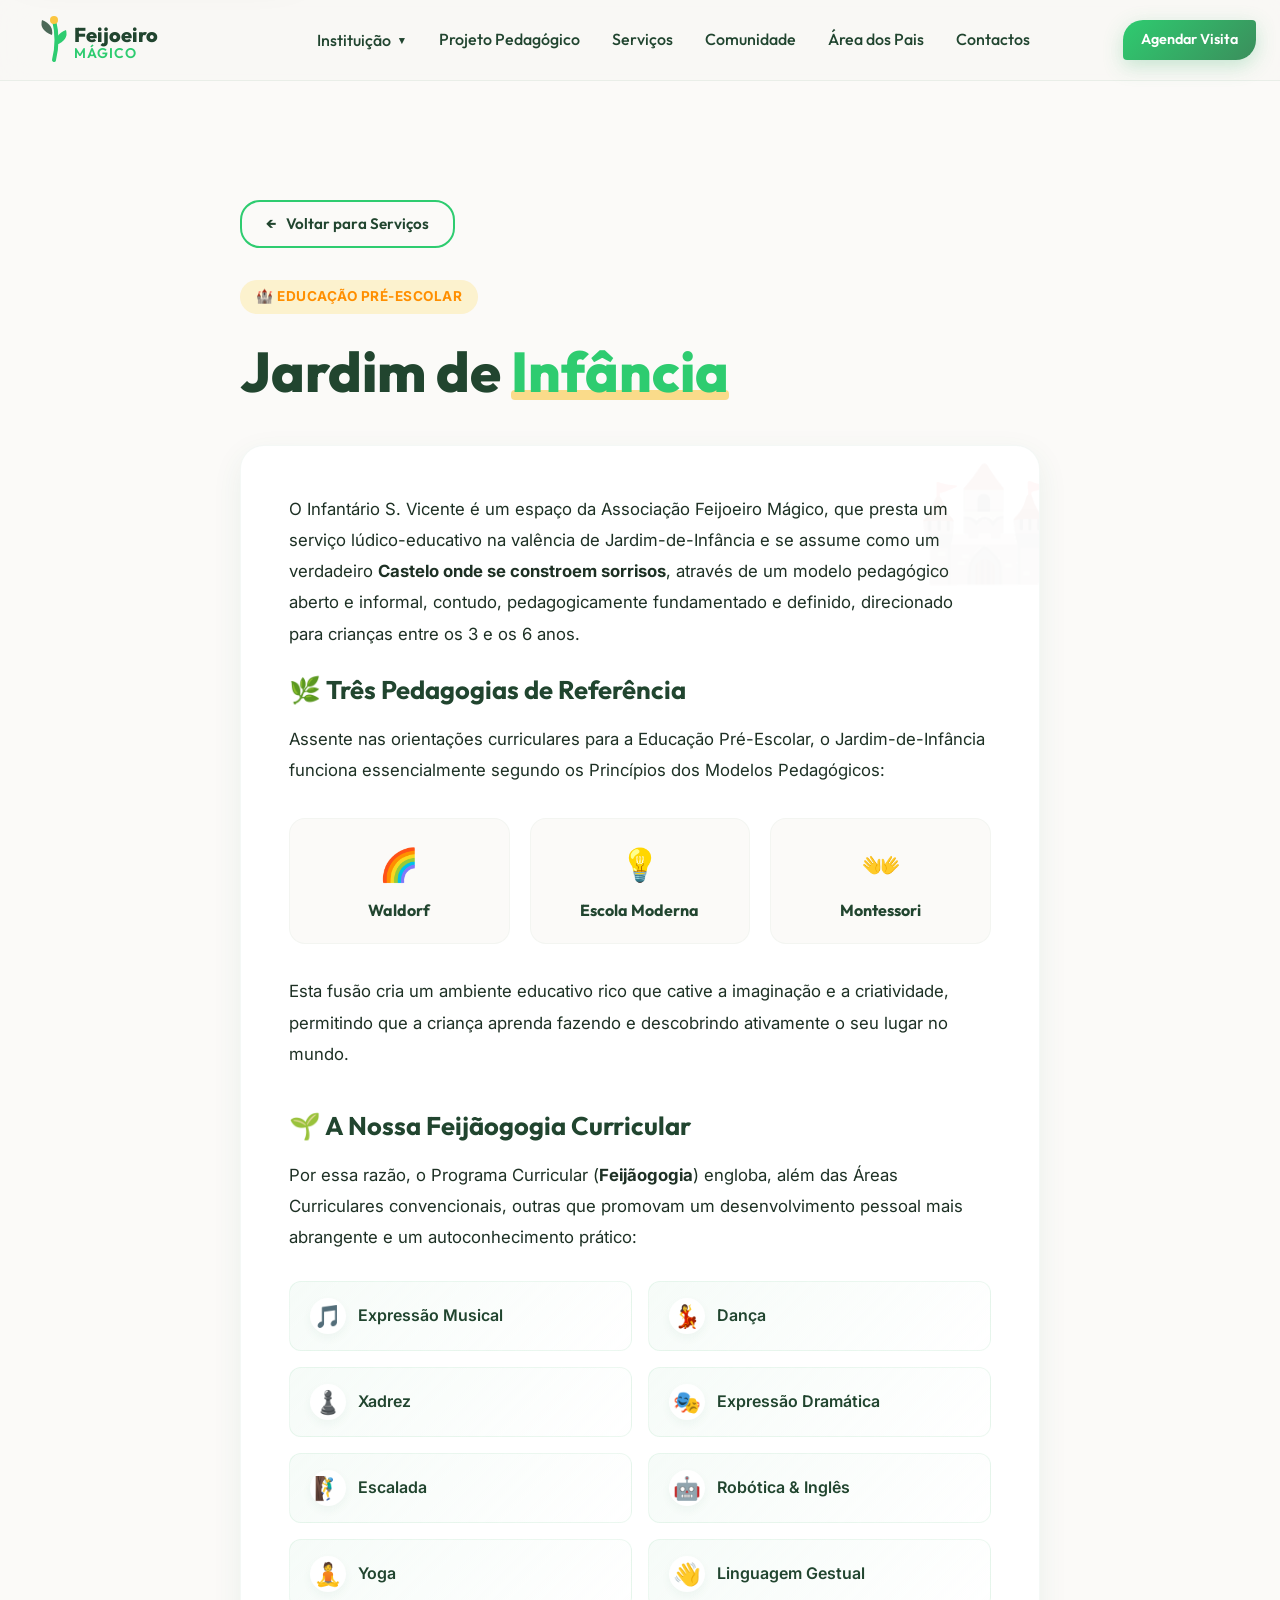
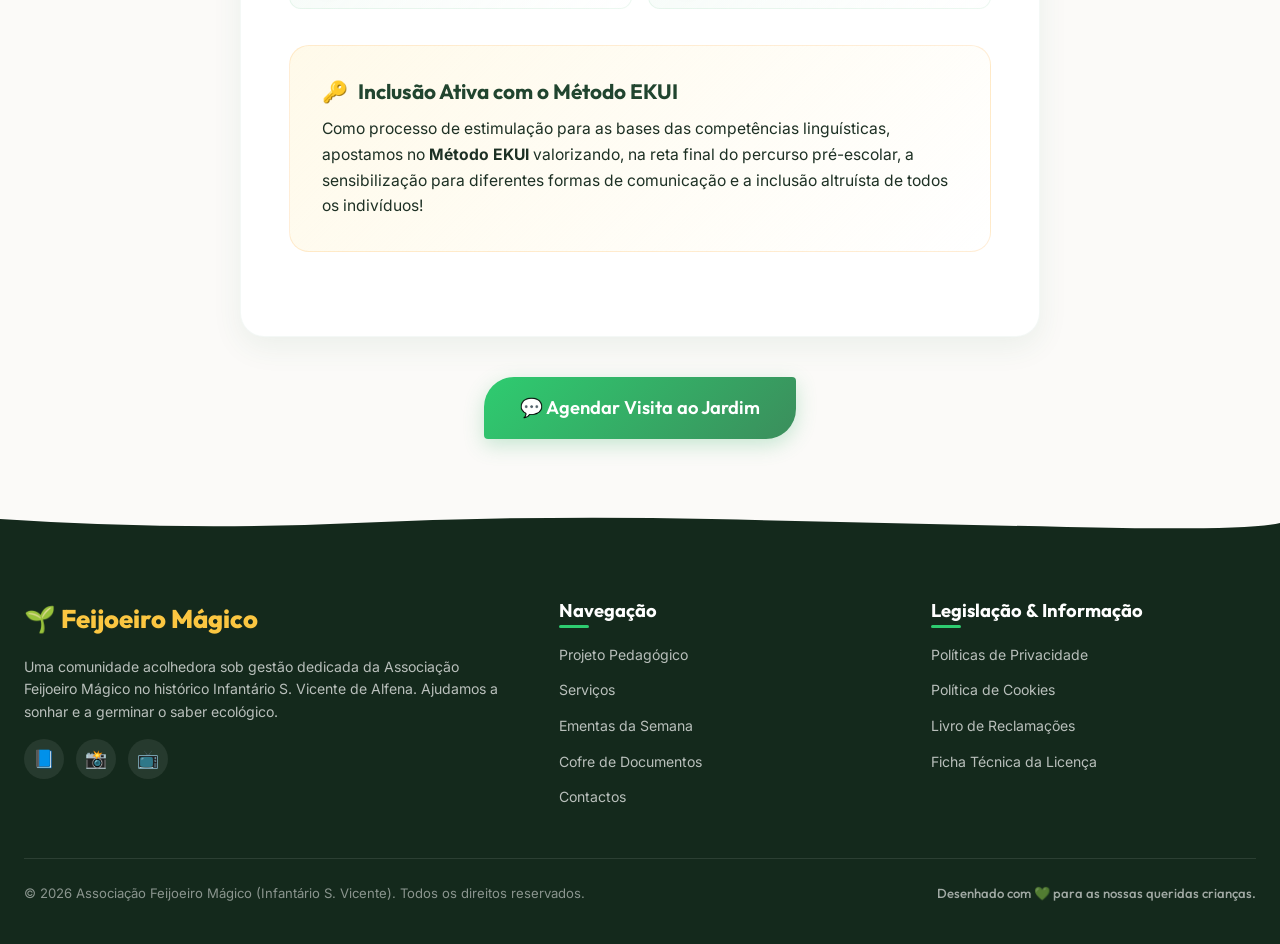
<file: jardim-infancia.html>
<!DOCTYPE html>
<html lang="pt">
<head>
    <meta charset="UTF-8">
    <meta name="viewport" content="width=device-width, initial-scale=1.0">
    <meta name="description" content="Jardim de Infância do Infantário S. Vicente da Associação Feijoeiro Mágico. Um castelo onde se constroem sorrisos para crianças dos 3 aos 6 anos.">
    <meta name="keywords" content="jardim de infancia alfena, waldorf portugal, montessori alfena, feijaogogia, metodo ekui, feijoeiro magico">
    <meta name="author" content="Associação Feijoeiro Mágico">
    <title>Jardim de Infância | Feijoeiro Mágico</title>
    
    <!-- Google Fonts -->
    <link rel="preconnect" href="https://fonts.googleapis.com">
    <link rel="preconnect" href="https://fonts.gstatic.com" crossorigin>
    <link href="https://fonts.googleapis.com/css2?family=Inter:wght@400;500;600&family=Outfit:wght@400;500;600;700;800&display=swap" rel="stylesheet">
    
    <!-- Favicon using SVG -->
    <link rel="icon" type="image/svg+xml" href="data:image/svg+xml,<svg xmlns=%22http://www.w3.org/2000/svg%22 viewBox=%220 0 100 100%22><text y=%22.9em%22 font-size=%2290%22>🌱</text></svg>">

    <!-- CSS Stylesheet -->
    <link rel="stylesheet" href="assets/css/styles.css">

    <!-- Page Specific Premium Styling -->
    <style>
        .back-nav-container {
            margin-bottom: 32px;
        }

        .back-nav-container a {
            display: inline-flex;
            align-items: center;
            gap: 10px;
            padding: 10px 24px;
            border-radius: 20px;
            font-size: 0.95rem;
            font-weight: 600;
            transition: var(--transition-bounce);
        }

        .back-arrow {
            transition: transform 0.3s ease;
            font-weight: bold;
        }

        .back-nav-container a:hover .back-arrow {
            transform: translateX(-4px);
        }

        .subpage-container {
            max-width: 840px;
            margin: 0 auto;
            padding: 0 20px;
        }

        .premium-panel {
            background: var(--white);
            border-radius: 24px;
            padding: 48px;
            box-shadow: var(--shadow-md);
            border: 1px solid rgba(47, 117, 75, 0.05);
            margin-bottom: 40px;
            position: relative;
            overflow: hidden;
        }

        @media (max-width: 600px) {
            .premium-panel {
                padding: 32px 20px;
            }
        }

        .premium-panel::after {
            content: '🏰';
            position: absolute;
            top: -15px;
            right: -15px;
            font-size: 7rem;
            opacity: 0.03;
            pointer-events: none;
            user-select: none;
        }

        .premium-panel h2 {
            font-size: 1.6rem;
            color: var(--forest);
            margin-top: 40px;
            margin-bottom: 18px;
            display: flex;
            align-items: center;
            gap: 12px;
            font-family: var(--font-heading);
            font-weight: 700;
        }

        .premium-panel h2:first-of-type {
            margin-top: 0;
        }

        .premium-panel p {
            font-size: 1.05rem;
            line-height: 1.85;
            color: var(--text-main);
            margin-bottom: 24px;
        }

        /* Pillars representation */
        .pedagogy-pillars {
            display: grid;
            grid-template-columns: repeat(3, 1fr);
            gap: 20px;
            margin: 32px 0;
        }

        @media (max-width: 600px) {
            .pedagogy-pillars {
                grid-template-columns: 1fr;
                gap: 16px;
            }
        }

        .pillar-box {
            background: var(--off-white);
            padding: 20px;
            border-radius: 16px;
            border: 1px solid rgba(47, 117, 75, 0.04);
            text-align: center;
            transition: var(--transition-smooth);
        }

        .pillar-box:hover {
            background: var(--white);
            border-color: var(--accent-leaf);
            box-shadow: var(--shadow-sm);
            transform: translateY(-2px);
        }

        .pillar-icon {
            font-size: 2rem;
            margin-bottom: 8px;
            display: block;
        }

        .pillar-title {
            font-weight: 700;
            color: var(--forest);
            font-family: var(--font-heading);
            font-size: 1rem;
        }

        /* Extracurricular activities list grid */
        .activities-grid {
            display: grid;
            grid-template-columns: repeat(2, 1fr);
            gap: 16px;
            margin: 28px 0;
        }

        @media (max-width: 600px) {
            .activities-grid {
                grid-template-columns: 1fr;
            }
        }

        .activity-tag-card {
            background: linear-gradient(135deg, rgba(76, 184, 119, 0.05) 0%, rgba(255, 255, 255, 0.9) 100%);
            border: 1px solid rgba(76, 184, 119, 0.1);
            padding: 16px 20px;
            border-radius: 12px;
            display: flex;
            align-items: center;
            gap: 12px;
            font-weight: 600;
            color: var(--forest);
        }

        .activity-emoji {
            font-size: 1.4rem;
            background: var(--white);
            width: 36px;
            height: 36px;
            border-radius: 50%;
            display: flex;
            align-items: center;
            justify-content: center;
            box-shadow: var(--shadow-sm);
        }

        .ekui-banner {
            background: linear-gradient(135deg, rgba(255, 213, 79, 0.12) 0%, rgba(255, 255, 255, 0.9) 100%);
            border: 1px solid rgba(255, 143, 0, 0.15);
            border-radius: 20px;
            padding: 32px;
            margin: 36px 0;
            position: relative;
        }

        .ekui-banner h3 {
            font-size: 1.3rem;
            color: var(--forest);
            margin-bottom: 12px;
            font-family: var(--font-heading);
            display: flex;
            align-items: center;
            gap: 10px;
        }

        .ekui-banner p {
            font-size: 0.98rem;
            line-height: 1.65;
            margin-bottom: 0;
        }

        .highlight-badge {
            display: inline-block;
            padding: 6px 16px;
            border-radius: 20px;
            font-size: 0.85rem;
            font-weight: 700;
            text-transform: uppercase;
            letter-spacing: 0.5px;
            margin-bottom: 16px;
        }

        .badge-yellow {
            background: rgba(255, 213, 79, 0.25);
            color: #ff8f00;
        }
    </style>
</head>
<body>

    <!-- Accessibility skip-link -->
    <a href="#conteudo-principal" class="skip-link">Saltar para o conteúdo principal</a>

    <!-- Header & Navigation -->
    <header class="main-header">
        <div class="header-container">
            <a href="index.html" class="logo-link" aria-label="Feijoeiro Mágico - Página Inicial">
                <!-- SVG Beanstalk Logo -->
                <svg class="logo-svg" viewBox="0 0 200 60" width="200" height="60" xmlns="http://www.w3.org/2000/svg">
                    <g transform="translate(10, 5)">
                        <!-- Beanstalk Stem -->
                        <path d="M20,45 Q25,25 20,5" fill="none" stroke="var(--accent-leaf)" stroke-width="4" stroke-linecap="round"/>
                        <!-- Leaves -->
                        <path d="M22,30 Q35,25 32,15 Q20,20 22,30" fill="var(--accent-leaf)" />
                        <path d="M18,20 Q5,15 8,5 Q20,10 18,20" fill="var(--primary-green)" opacity="0.8" />
                        <!-- Golden Sun -->
                        <circle cx="20" cy="5" r="4" fill="var(--sun-yellow)" />
                    </g>
                    <!-- Text -->
                    <text x="50" y="32" font-family="'Outfit', sans-serif" font-weight="800" font-size="20" fill="var(--primary-green)">Feijoeiro</text>
                    <text x="50" y="48" font-family="'Outfit', sans-serif" font-weight="600" font-size="14" fill="var(--accent-leaf)" letter-spacing="1">MÁGICO</text>
                </svg>
            </a>

            <!-- Desktop Navigation -->
            <nav class="nav-desktop" aria-label="Menu Principal">
                <ul>
                    <li class="nav-item-dropdown">
                        <button class="dropdown-trigger" aria-haspopup="true" aria-expanded="false">
                            Instituição <span class="dropdown-arrow" aria-hidden="true">▼</span>
                        </button>
                        <ul class="dropdown-menu" aria-label="Submenu Instituição">
                            <li><a href="missao.html">Missão</a></li>
                            <li><a href="horario.html">Horário de Funcionamento</a></li>
                            <li><a href="sinergias.html">Sinergias</a></li>
                            <li><a href="regulamento.html">Regulamento Interno</a></li>
                            <li><a href="contingencia.html">Plano de Contingência</a></li>
                        </ul>
                    </li>
                    <li><a href="index.html#projeto">Projeto Pedagógico</a></li>
                    <li><a href="servicos.html">Serviços</a></li>
                    <li><a href="comunidade.html">Comunidade</a></li>
                    <li><a href="index.html#pais">Área dos Pais</a></li>
                    <li><a href="contactos.html">Contactos</a></li>
                </ul>
            </nav>

            <div class="header-actions">
                <a href="index.html#contactos" class="btn btn-leaf btn-small" id="header-cta">Agendar Visita</a>
            </div>

            <!-- Hamburger Button -->
            <button class="menu-toggle" aria-label="Abrir menu" aria-expanded="false" aria-controls="nav-mobile">
                <span class="hamburger-bar"></span>
                <span class="hamburger-bar"></span>
                <span class="hamburger-bar"></span>
            </button>
        </div>
    </header>

    <!-- Mobile Navigation Overlay -->
    <nav class="nav-mobile" id="nav-mobile" aria-label="Menu Móvel" aria-hidden="true">
        <ul>
            <li class="nav-item-dropdown-mobile">
                <button class="dropdown-trigger-mobile" aria-haspopup="true" aria-expanded="false">
                    Instituição <span class="dropdown-arrow-mobile" aria-hidden="true">▼</span>
                </button>
                <ul class="dropdown-menu-mobile" aria-label="Submenu Instituição Móvel">
                    <li><a href="missao.html">Missão</a></li>
                    <li><a href="horario.html">Horário de Funcionamento</a></li>
                    <li><a href="sinergias.html">Sinergias</a></li>
                    <li><a href="regulamento.html">Regulamento Interno</a></li>
                    <li><a href="contingencia.html">Plano de Contingência</a></li>
                </ul>
            </li>
            <li><a href="index.html#projeto">Projeto Pedagógico</a></li>
            <li><a href="servicos.html">Serviços</a></li>
            <li><a href="comunidade.html">Comunidade</a></li>
            <li><a href="index.html#pais">Área dos Pais</a></li>
            <li><a href="contactos.html">Contactos</a></li>
            <li><a href="index.html#contactos" class="btn btn-leaf btn-mobile-cta">Agendar Visita</a></li>
        </ul>
        <div class="mobile-nav-decor">
            <svg viewBox="0 0 100 100" class="mobile-decor-svg" xmlns="http://www.w3.org/2000/svg">
                <path d="M0,80 Q50,40 100,80 L100,100 L0,100 Z" fill="var(--mint-light)" opacity="0.3"></path>
                <path d="M0,90 Q50,70 100,90 L100,100 L0,100 Z" fill="var(--mint-light)" opacity="0.5"></path>
            </svg>
        </div>
    </nav>

    <!-- Main Content -->
    <main id="conteudo-principal" style="padding-top: 120px;">
        <section class="section animate-scroll active" style="padding: 80px 0;">
            <div class="subpage-container">
                
                <!-- Back Button -->
                <div class="back-nav-container">
                    <a href="servicos.html" class="btn btn-outline-leaf">
                        <span class="back-arrow" aria-hidden="true">←</span> Voltar para Serviços
                    </a>
                </div>

                <!-- Page Heading -->
                <div style="margin-bottom: 40px;">
                    <span class="highlight-badge badge-yellow">🏰 Educação Pré-Escolar</span>
                    <h1 class="hero-title" style="font-size: clamp(2.2rem, 5vw, 3.5rem); margin-top: 8px; margin-bottom: 16px; line-height: 1.2;">
                        Jardim de <span class="highlight">Infância</span>
                    </h1>
                </div>

                <!-- Main Content Panel -->
                <div class="premium-panel">
                    <p>
                        O Infantário S. Vicente é um espaço da Associação Feijoeiro Mágico, que presta um serviço lúdico-educativo na valência de Jardim-de-Infância e se assume como um verdadeiro <strong>Castelo onde se constroem sorrisos</strong>, através de um modelo pedagógico aberto e informal, contudo, pedagogicamente fundamentado e definido, direcionado para crianças entre os 3 e os 6 anos.
                    </p>

                    <h2>🌿 Três Pedagogias de Referência</h2>
                    <p>
                        Assente nas orientações curriculares para a Educação Pré-Escolar, o Jardim-de-Infância funciona essencialmente segundo os Princípios dos Modelos Pedagógicos:
                    </p>

                    <!-- Pillars Box Grid -->
                    <div class="pedagogy-pillars">
                        <div class="pillar-box">
                            <span class="pillar-icon">🌈</span>
                            <span class="pillar-title">Waldorf</span>
                        </div>
                        <div class="pillar-box">
                            <span class="pillar-icon">💡</span>
                            <span class="pillar-title">Escola Moderna</span>
                        </div>
                        <div class="pillar-box">
                            <span class="pillar-icon">👐</span>
                            <span class="pillar-title">Montessori</span>
                        </div>
                    </div>

                    <p>
                        Esta fusão cria um ambiente educativo rico que cative a imaginação e a criatividade, permitindo que a criança aprenda fazendo e descobrindo ativamente o seu lugar no mundo.
                    </p>

                    <h2>🌱 A Nossa Feijãogogia Curricular</h2>
                    <p>
                        Por essa razão, o Programa Curricular (<strong>Feijãogogia</strong>) engloba, além das Áreas Curriculares convencionais, outras que promovam um desenvolvimento pessoal mais abrangente e um autoconhecimento prático:
                    </p>

                    <!-- Activities Tags Grid -->
                    <div class="activities-grid">
                        <div class="activity-tag-card">
                            <span class="activity-emoji" aria-hidden="true">🎵</span>
                            <span>Expressão Musical</span>
                        </div>
                        <div class="activity-tag-card">
                            <span class="activity-emoji" aria-hidden="true">💃</span>
                            <span>Dança</span>
                        </div>
                        <div class="activity-tag-card">
                            <span class="activity-emoji" aria-hidden="true">♟️</span>
                            <span>Xadrez</span>
                        </div>
                        <div class="activity-tag-card">
                            <span class="activity-emoji" aria-hidden="true">🎭</span>
                            <span>Expressão Dramática</span>
                        </div>
                        <div class="activity-tag-card">
                            <span class="activity-emoji" aria-hidden="true">🧗‍♂️</span>
                            <span>Escalada</span>
                        </div>
                        <div class="activity-tag-card">
                            <span class="activity-emoji" aria-hidden="true">🤖</span>
                            <span>Robótica & Inglês</span>
                        </div>
                        <div class="activity-tag-card">
                            <span class="activity-emoji" aria-hidden="true">🧘</span>
                            <span>Yoga</span>
                        </div>
                        <div class="activity-tag-card">
                            <span class="activity-emoji" aria-hidden="true">👋</span>
                            <span>Linguagem Gestual</span>
                        </div>
                    </div>

                    <!-- EKUI Banner -->
                    <div class="ekui-banner">
                        <h3><span>🔑</span> Inclusão Ativa com o Método EKUI</h3>
                        <p>
                            Como processo de estimulação para as bases das competências linguísticas, apostamos no <strong>Método EKUI</strong> valorizando, na reta final do percurso pré-escolar, a sensibilização para diferentes formas de comunicação e a inclusão altruísta de todos os indivíduos!
                        </p>
                    </div>
                </div>

                <!-- Footer Separator / Quick Contacts Call -->
                <div style="text-align: center; margin-top: 32px; margin-bottom: 20px;">
                    <a href="index.html#contactos" class="btn btn-leaf btn-large">💬 Agendar Visita ao Jardim</a>
                </div>

            </div>
        </section>
    </main>

    <!-- Footer -->
    <footer class="main-footer">
        <div class="footer-curved-background">
            <svg class="footer-silhouette-svg" viewBox="0 0 1440 100" fill="none" preserveAspectRatio="none" xmlns="http://www.w3.org/2000/svg">
                <path d="M0,50 Q200,80 400,60 T800,50 T1200,70 T1440,60 L1440,100 L0,100 Z" fill="var(--forest-dark)"/>
            </svg>
        </div>

        <div class="container footer-content-container">
            <div class="footer-top-grid">
                <div class="footer-brand-col">
                    <div class="footer-logo">🌱 Feijoeiro Mágico</div>
                    <p class="footer-tagline">Uma comunidade acolhedora sob gestão dedicada da Associação Feijoeiro Mágico no histórico Infantário S. Vicente de Alfena. Ajudamos a sonhar e a germinar o saber ecológico.</p>
                    <div class="social-links">
                        <a href="https://facebook.com" target="_blank" rel="noopener noreferrer" aria-label="Visitar Facebook" class="social-icon-btn">📘</a>
                        <a href="https://instagram.com" target="_blank" rel="noopener noreferrer" aria-label="Visitar Instagram" class="social-icon-btn">📸</a>
                        <a href="https://youtube.com" target="_blank" rel="noopener noreferrer" aria-label="Visitar Youtube" class="social-icon-btn">📺</a>
                    </div>
                </div>

                <div class="footer-links-col">
                    <h4>Navegação</h4>
                    <ul>
                        <li><a href="index.html#projeto" class="footer-link">Projeto Pedagógico</a></li>
                        <li><a href="servicos.html" class="footer-link">Serviços</a></li>
                        <li><a href="index.html#pais" class="footer-link">Ementas da Semana</a></li>
                        <li><a href="index.html#pais" class="footer-link">Cofre de Documentos</a></li>
                        <li><a href="contactos.html" class="footer-link">Contactos</a></li>
                    </ul>
                </div>

                <div class="footer-legal-col">
                    <h4>Legislação & Informação</h4>
                    <ul>
                        <li><a href="#" class="footer-link">Políticas de Privacidade</a></li>
                        <li><a href="#" class="footer-link">Política de Cookies</a></li>
                        <li><a href="https://www.livroreclamacoes.pt" target="_blank" rel="noopener noreferrer" class="footer-link">Livro de Reclamações</a></li>
                        <li><a href="#" class="footer-link">Ficha Técnica da Licença</a></li>
                    </ul>
                </div>
            </div>

            <hr class="footer-divider">

            <div class="footer-bottom">
                <p class="copyright-text">&copy; 2026 Associação Feijoeiro Mágico (Infantário S. Vicente). Todos os direitos reservados.</p>
                <p class="footer-credit">Desenhado com 💚 para as nossas queridas crianças.</p>
            </div>
        </div>
    </footer>

    <!-- JS Logic Script -->
    <script src="assets/js/script.js"></script>
</body>
</html>
</file>
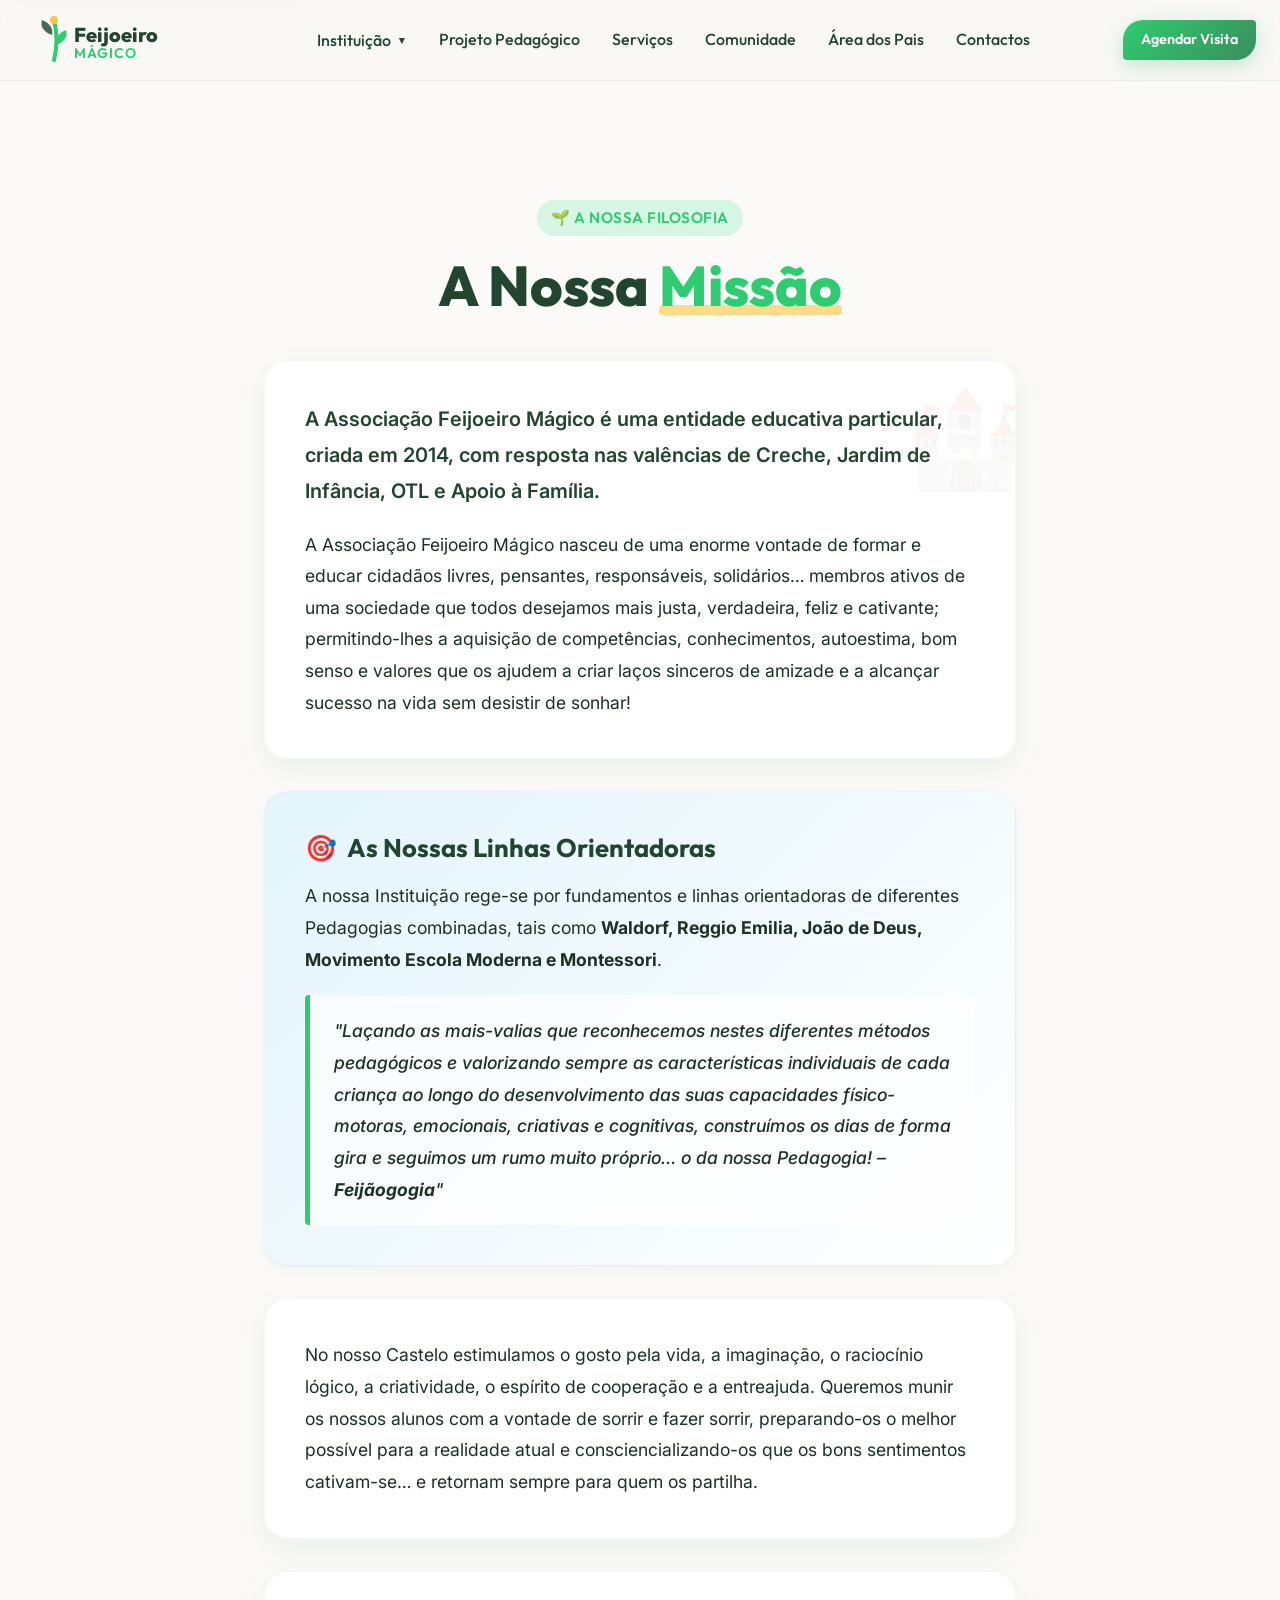
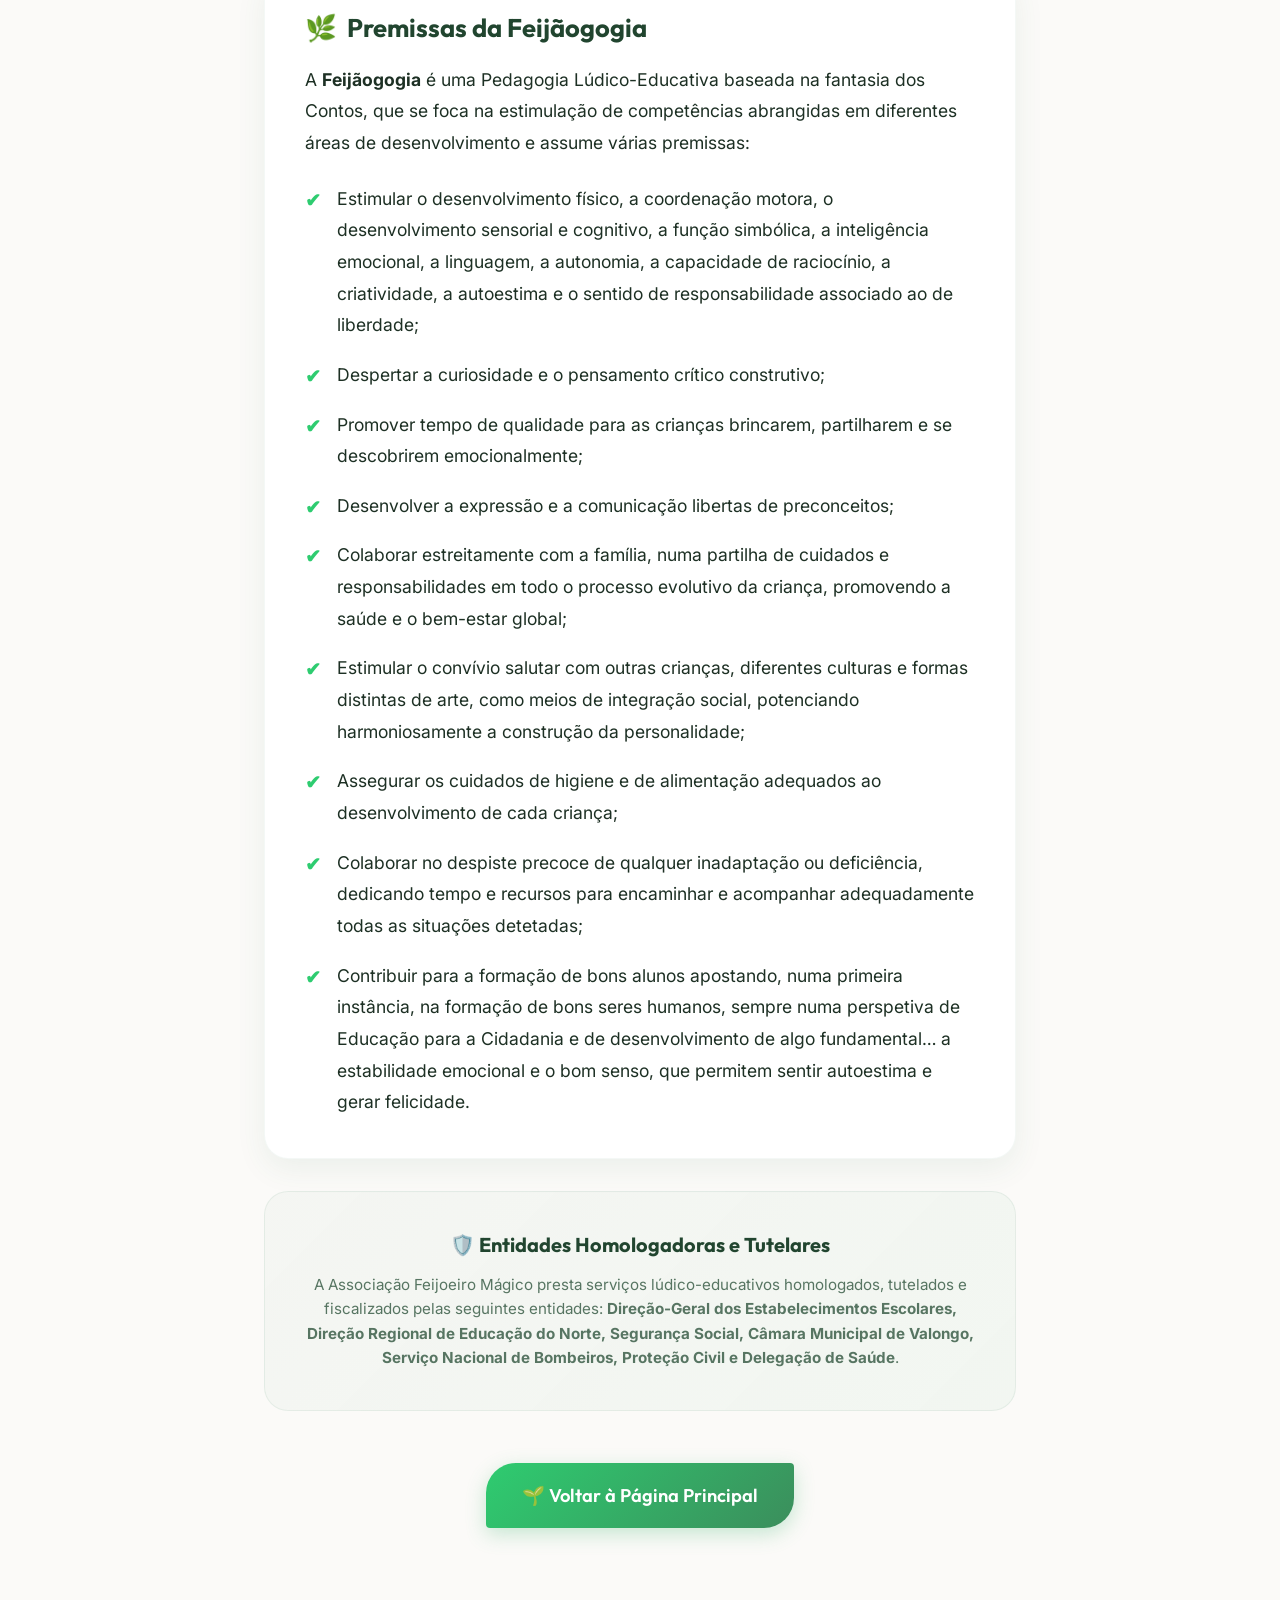
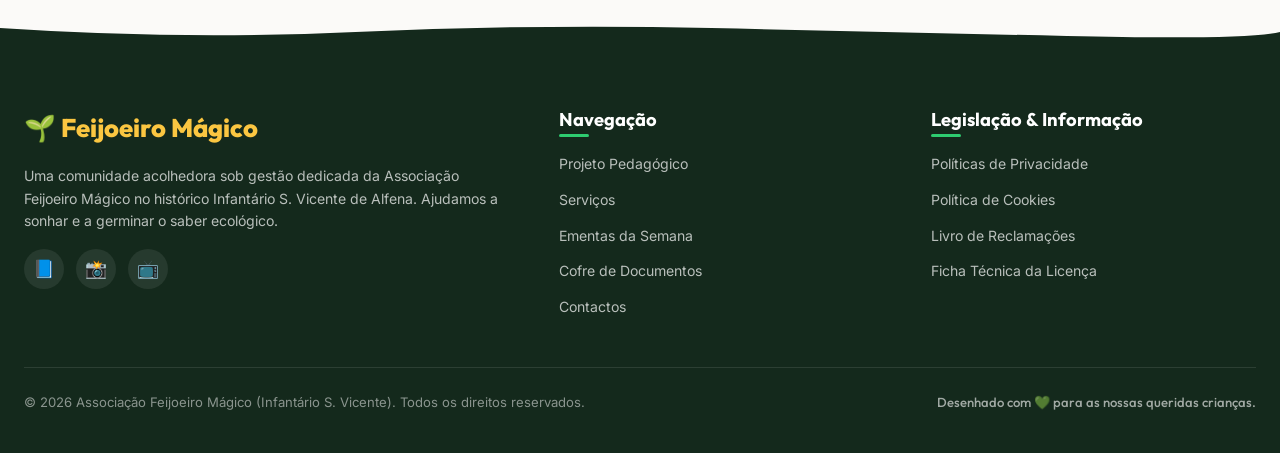
<file: missao.html>
<!DOCTYPE html>
<html lang="pt">
<head>
    <meta charset="UTF-8">
    <meta name="viewport" content="width=device-width, initial-scale=1.0">
    <meta name="description" content="A Missão e os Fundamentos Pedagógicos do Feijoeiro Mágico - Infantário S. Vicente em Alfena. Conheça a Feijãogogia e o nosso compromisso educativo.">
    <meta name="keywords" content="feijoeiro magico missao, feijaogogia, pedagogia infantil alfena, infantario sao vicente, creche alfena">
    <meta name="author" content="Associação Feijoeiro Mágico">
    <title>A Nossa Missão | Feijoeiro Mágico</title>
    
    <!-- Google Fonts -->
    <link rel="preconnect" href="https://fonts.googleapis.com">
    <link rel="preconnect" href="https://fonts.gstatic.com" crossorigin>
    <link href="https://fonts.googleapis.com/css2?family=Inter:wght@400;500;600&family=Outfit:wght@400;500;600;700;800&display=swap" rel="stylesheet">
    
    <!-- Favicon using SVG -->
    <link rel="icon" type="image/svg+xml" href="data:image/svg+xml,<svg xmlns=%22http://www.w3.org/2000/svg%22 viewBox=%220 0 100 100%22><text y=%22.9em%22 font-size=%2290%22>🌱</text></svg>">

    <!-- CSS Stylesheet -->
    <link rel="stylesheet" href="assets/css/styles.css">
</head>
<body>

    <!-- Accessibility skip-link -->
    <a href="#conteudo-principal" class="skip-link">Saltar para o conteúdo principal</a>

    <!-- Header & Navigation -->
    <header class="main-header">
        <div class="header-container">
            <a href="index.html" class="logo-link" aria-label="Feijoeiro Mágico - Página Inicial">
                <!-- SVG Beanstalk Logo -->
                <svg class="logo-svg" viewBox="0 0 200 60" width="200" height="60" xmlns="http://www.w3.org/2000/svg">
                    <g transform="translate(10, 5)">
                        <!-- Beanstalk Stem -->
                        <path d="M20,45 Q25,25 20,5" fill="none" stroke="var(--accent-leaf)" stroke-width="4" stroke-linecap="round"/>
                        <!-- Leaves -->
                        <path d="M22,30 Q35,25 32,15 Q20,20 22,30" fill="var(--accent-leaf)" />
                        <path d="M18,20 Q5,15 8,5 Q20,10 18,20" fill="var(--primary-green)" opacity="0.8" />
                        <!-- Golden Sun -->
                        <circle cx="20" cy="5" r="4" fill="var(--sun-yellow)" />
                    </g>
                    <!-- Text -->
                    <text x="50" y="32" font-family="'Outfit', sans-serif" font-weight="800" font-size="20" fill="var(--primary-green)">Feijoeiro</text>
                    <text x="50" y="48" font-family="'Outfit', sans-serif" font-weight="600" font-size="14" fill="var(--accent-leaf)" letter-spacing="1">MÁGICO</text>
                </svg>
            </a>

            <!-- Desktop Navigation -->
            <nav class="nav-desktop" aria-label="Menu Principal">
                <ul>
                    <li class="nav-item-dropdown">
                        <button class="dropdown-trigger" aria-haspopup="true" aria-expanded="false">
                            Instituição <span class="dropdown-arrow" aria-hidden="true">▼</span>
                        </button>
                        <ul class="dropdown-menu" aria-label="Submenu Instituição">
                            <li><a href="missao.html">Missão</a></li>
                            <li><a href="horario.html">Horário de Funcionamento</a></li>
                            <li><a href="sinergias.html">Sinergias</a></li>
                            <li><a href="regulamento.html">Regulamento Interno</a></li>
                            <li><a href="contingencia.html">Plano de Contingência</a></li>
                        </ul>
                    </li>
                    <li><a href="index.html#projeto">Projeto Pedagógico</a></li>
                    <li><a href="servicos.html">Serviços</a></li>
                    <li><a href="comunidade.html">Comunidade</a></li>
                    <li><a href="index.html#pais">Área dos Pais</a></li>
                    <li><a href="contactos.html">Contactos</a></li>
                </ul>
            </nav>

            <div class="header-actions">
                <a href="index.html#contactos" class="btn btn-leaf btn-small" id="header-cta">Agendar Visita</a>
            </div>

            <!-- Hamburger Button -->
            <button class="menu-toggle" aria-label="Abrir menu" aria-expanded="false" aria-controls="nav-mobile">
                <span class="hamburger-bar"></span>
                <span class="hamburger-bar"></span>
                <span class="hamburger-bar"></span>
            </button>
        </div>
    </header>

    <!-- Mobile Navigation Overlay -->
    <nav class="nav-mobile" id="nav-mobile" aria-label="Menu Móvel" aria-hidden="true">
        <ul>
            <li class="nav-item-dropdown-mobile">
                <button class="dropdown-trigger-mobile" aria-haspopup="true" aria-expanded="false">
                    Instituição <span class="dropdown-arrow-mobile" aria-hidden="true">▼</span>
                </button>
                <ul class="dropdown-menu-mobile" aria-label="Submenu Instituição Móvel">
                    <li><a href="missao.html">Missão</a></li>
                    <li><a href="horario.html">Horário de Funcionamento</a></li>
                    <li><a href="sinergias.html">Sinergias</a></li>
                    <li><a href="regulamento.html">Regulamento Interno</a></li>
                    <li><a href="contingencia.html">Plano de Contingência</a></li>
                </ul>
            </li>
            <li><a href="index.html#projeto">Projeto Pedagógico</a></li>
            <li><a href="servicos.html">Serviços</a></li>
            <li><a href="comunidade.html">Comunidade</a></li>
            <li><a href="index.html#pais">Área dos Pais</a></li>
            <li><a href="contactos.html">Contactos</a></li>
            <li><a href="index.html#contactos" class="btn btn-leaf btn-mobile-cta">Agendar Visita</a></li>
        </ul>
        <div class="mobile-nav-decor">
            <svg viewBox="0 0 100 100" class="mobile-decor-svg" xmlns="http://www.w3.org/2000/svg">
                <path d="M0,80 Q50,40 100,80 L100,100 L0,100 Z" fill="var(--mint-light)" opacity="0.3"></path>
                <path d="M0,90 Q50,70 100,90 L100,100 L0,100 Z" fill="var(--mint-light)" opacity="0.5"></path>
            </svg>
        </div>
    </nav>

    <!-- Main Content -->
    <main id="conteudo-principal" style="padding-top: 120px;">
        <section class="section animate-scroll active" style="padding: 80px 0;">
            <div class="container" style="max-width: 800px; margin: 0 auto;">
                
                <!-- Tagline & Heading -->
                <div style="text-align: center; margin-bottom: 40px;">
                    <span class="hero-tagline" style="display: inline-block;">🌱 A Nossa Filosofia</span>
                    <h1 class="hero-title" style="font-size: clamp(2.2rem, 5vw, 3.5rem); margin-top: 16px; margin-bottom: 24px; line-height: 1.2;">
                        A Nossa <span class="highlight">Missão</span>
                    </h1>
                </div>

                <!-- Mission Content Layout -->
                <div class="mission-page-content" style="font-size: 1.1rem; line-height: 1.8; color: var(--text-main); display: flex; flex-direction: column; gap: 32px;">
                    
                    <!-- Intro Card -->
                    <div style="background: var(--white); padding: 40px; border-radius: 24px; box-shadow: var(--shadow-md); border: 1px solid rgba(47, 117, 75, 0.05); position: relative; overflow: hidden;">
                        <div style="position: absolute; top: -10px; right: -10px; font-size: 6rem; opacity: 0.05; pointer-events: none; user-select: none;">🏰</div>
                        <p style="font-weight: 600; font-size: 1.25rem; color: var(--primary-green); margin-bottom: 20px;">
                            A Associação Feijoeiro Mágico é uma entidade educativa particular, criada em 2014, com resposta nas valências de Creche, Jardim de Infância, OTL e Apoio à Família.
                        </p>
                        <p>
                            A Associação Feijoeiro Mágico nasceu de uma enorme vontade de formar e educar cidadãos livres, pensantes, responsáveis, solidários… membros ativos de uma sociedade que todos desejamos mais justa, verdadeira, feliz e cativante; permitindo-lhes a aquisição de competências, conhecimentos, autoestima, bom senso e valores que os ajudem a criar laços sinceros de amizade e a alcançar sucesso na vida sem desistir de sonhar!
                        </p>
                    </div>

                    <!-- Pedagogias Combinadas Card (Feijãogogia) -->
                    <div style="background: linear-gradient(135deg, var(--sky-blue) 0%, var(--white) 100%); padding: 40px; border-radius: 24px; box-shadow: var(--shadow-sm); border: 1px solid rgba(47, 117, 75, 0.05);">
                        <h2 style="font-size: 1.6rem; color: var(--forest); margin-bottom: 16px; display: flex; align-items: center; gap: 10px;">
                            <span>🎯</span> As Nossas Linhas Orientadoras
                        </h2>
                        <p style="margin-bottom: 20px;">
                            A nossa Instituição rege-se por fundamentos e linhas orientadoras de diferentes Pedagogias combinadas, tais como <strong>Waldorf, Reggio Emilia, João de Deus, Movimento Escola Moderna e Montessori</strong>. 
                        </p>
                        <p style="font-style: italic; background: rgba(255, 255, 255, 0.7); padding: 20px 24px; border-left: 5px solid var(--accent-leaf); border-radius: 4px 12px 12px 4px; color: var(--text-main); font-weight: 500;">
                            "Laçando as mais-valias que reconhecemos nestes diferentes métodos pedagógicos e valorizando sempre as características individuais de cada criança ao longo do desenvolvimento das suas capacidades físico-motoras, emocionais, criativas e cognitivas, construímos os dias de forma gira e seguimos um rumo muito próprio… o da nossa Pedagogia! – <strong>Feijãogogia</strong>"
                        </p>
                    </div>

                    <!-- Castelo Section -->
                    <div style="background: var(--white); padding: 40px; border-radius: 24px; box-shadow: var(--shadow-md); border: 1px solid rgba(47, 117, 75, 0.05);">
                        <p>
                            No nosso Castelo estimulamos o gosto pela vida, a imaginação, o raciocínio lógico, a criatividade, o espírito de cooperação e a entreajuda. Queremos munir os nossos alunos com a vontade de sorrir e fazer sorrir, preparando-os o melhor possível para a realidade atual e consciencializando-os que os bons sentimentos cativam-se… e retornam sempre para quem os partilha.
                        </p>
                    </div>

                    <!-- Premissas Section -->
                    <div style="background: var(--white); padding: 40px; border-radius: 24px; box-shadow: var(--shadow-md); border: 1px solid rgba(47, 117, 75, 0.05);">
                        <h2 style="font-size: 1.6rem; color: var(--forest); margin-bottom: 20px; display: flex; align-items: center; gap: 10px;">
                            <span>🌿</span> Premissas da Feijãogogia
                        </h2>
                        <p style="margin-bottom: 24px;">
                            A <strong>Feijãogogia</strong> é uma Pedagogia Lúdico-Educativa baseada na fantasia dos Contos, que se foca na estimulação de competências abrangidas em diferentes áreas de desenvolvimento e assume várias premissas:
                        </p>
                        
                        <ul class="premissas-list" style="display: flex; flex-direction: column; gap: 18px; list-style: none; padding-left: 0;">
                            <li style="padding-left: 32px; position: relative;">
                                <span style="position: absolute; left: 0; color: var(--accent-leaf); font-weight: bold; font-size: 1.2rem;">✔</span>
                                Estimular o desenvolvimento físico, a coordenação motora, o desenvolvimento sensorial e cognitivo, a função simbólica, a inteligência emocional, a linguagem, a autonomia, a capacidade de raciocínio, a criatividade, a autoestima e o sentido de responsabilidade associado ao de liberdade;
                            </li>
                            <li style="padding-left: 32px; position: relative;">
                                <span style="position: absolute; left: 0; color: var(--accent-leaf); font-weight: bold; font-size: 1.2rem;">✔</span>
                                Despertar a curiosidade e o pensamento crítico construtivo;
                            </li>
                            <li style="padding-left: 32px; position: relative;">
                                <span style="position: absolute; left: 0; color: var(--accent-leaf); font-weight: bold; font-size: 1.2rem;">✔</span>
                                Promover tempo de qualidade para as crianças brincarem, partilharem e se descobrirem emocionalmente;
                            </li>
                            <li style="padding-left: 32px; position: relative;">
                                <span style="position: absolute; left: 0; color: var(--accent-leaf); font-weight: bold; font-size: 1.2rem;">✔</span>
                                Desenvolver a expressão e a comunicação libertas de preconceitos;
                            </li>
                            <li style="padding-left: 32px; position: relative;">
                                <span style="position: absolute; left: 0; color: var(--accent-leaf); font-weight: bold; font-size: 1.2rem;">✔</span>
                                Colaborar estreitamente com a família, numa partilha de cuidados e responsabilidades em todo o processo evolutivo da criança, promovendo a saúde e o bem-estar global;
                            </li>
                            <li style="padding-left: 32px; position: relative;">
                                <span style="position: absolute; left: 0; color: var(--accent-leaf); font-weight: bold; font-size: 1.2rem;">✔</span>
                                Estimular o convívio salutar com outras crianças, diferentes culturas e formas distintas de arte, como meios de integração social, potenciando harmoniosamente a construção da personalidade;
                            </li>
                            <li style="padding-left: 32px; position: relative;">
                                <span style="position: absolute; left: 0; color: var(--accent-leaf); font-weight: bold; font-size: 1.2rem;">✔</span>
                                Assegurar os cuidados de higiene e de alimentação adequados ao desenvolvimento de cada criança;
                            </li>
                            <li style="padding-left: 32px; position: relative;">
                                <span style="position: absolute; left: 0; color: var(--accent-leaf); font-weight: bold; font-size: 1.2rem;">✔</span>
                                Colaborar no despiste precoce de qualquer inadaptação ou deficiência, dedicando tempo e recursos para encaminhar e acompanhar adequadamente todas as situações detetadas;
                            </li>
                            <li style="padding-left: 32px; position: relative;">
                                <span style="position: absolute; left: 0; color: var(--accent-leaf); font-weight: bold; font-size: 1.2rem;">✔</span>
                                Contribuir para a formação de bons alunos apostando, numa primeira instância, na formação de bons seres humanos, sempre numa perspetiva de Educação para a Cidadania e de desenvolvimento de algo fundamental… a estabilidade emocional e o bom senso, que permitem sentir autoestima e gerar felicidade.
                            </li>
                        </ul>
                    </div>

                    <!-- Homologação / Fiscalização -->
                    <div style="background: linear-gradient(135deg, rgba(47, 117, 75, 0.03) 0%, rgba(76, 184, 119, 0.05) 100%); padding: 40px; border-radius: 24px; border: 1px solid rgba(47, 117, 75, 0.08); text-align: center;">
                        <h3 style="font-size: 1.25rem; color: var(--primary-green); margin-bottom: 16px; font-family: var(--font-heading); font-weight: 700;">
                            🛡️ Entidades Homologadoras e Tutelares
                        </h3>
                        <p style="font-size: 0.95rem; color: var(--text-muted); line-height: 1.6; max-width: 680px; margin: 0 auto;">
                            A Associação Feijoeiro Mágico presta serviços lúdico-educativos homologados, tutelados e fiscalizados pelas seguintes entidades: <strong>Direção-Geral dos Estabelecimentos Escolares, Direção Regional de Educação do Norte, Segurança Social, Câmara Municipal de Valongo, Serviço Nacional de Bombeiros, Proteção Civil e Delegação de Saúde</strong>.
                        </p>
                    </div>

                    <!-- Back to Home Button -->
                    <div style="text-align: center; margin-top: 20px; margin-bottom: 40px;">
                        <a href="index.html" class="btn btn-leaf btn-large">🌱 Voltar à Página Principal</a>
                    </div>

                </div>
            </div>
        </section>
    </main>

    <!-- Footer -->
    <footer class="main-footer">
        <div class="footer-curved-background">
            <svg class="footer-silhouette-svg" viewBox="0 0 1440 100" fill="none" preserveAspectRatio="none" xmlns="http://www.w3.org/2000/svg">
                <path d="M0,50 Q200,80 400,60 T800,50 T1200,70 T1440,60 L1440,100 L0,100 Z" fill="var(--forest-dark)"/>
            </svg>
        </div>

        <div class="container footer-content-container">
            <div class="footer-top-grid">
                <div class="footer-brand-col">
                    <div class="footer-logo">🌱 Feijoeiro Mágico</div>
                    <p class="footer-tagline">Uma comunidade acolhedora sob gestão dedicada da Associação Feijoeiro Mágico no histórico Infantário S. Vicente de Alfena. Ajudamos a sonhar e a germinar o saber ecológico.</p>
                    <div class="social-links">
                        <a href="https://facebook.com" target="_blank" rel="noopener noreferrer" aria-label="Visitar Facebook" class="social-icon-btn">📘</a>
                        <a href="https://instagram.com" target="_blank" rel="noopener noreferrer" aria-label="Visitar Instagram" class="social-icon-btn">📸</a>
                        <a href="https://youtube.com" target="_blank" rel="noopener noreferrer" aria-label="Visitar Youtube" class="social-icon-btn">📺</a>
                    </div>
                </div>

                <div class="footer-links-col">
                    <h4>Navegação</h4>
                    <ul>
                        <li><a href="index.html#projeto" class="footer-link">Projeto Pedagógico</a></li>
                        <li><a href="servicos.html" class="footer-link">Serviços</a></li>
                        <li><a href="index.html#pais" class="footer-link">Ementas da Semana</a></li>
                        <li><a href="index.html#pais" class="footer-link">Cofre de Documentos</a></li>
                        <li><a href="contactos.html" class="footer-link">Contactos</a></li>
                    </ul>
                </div>

                <div class="footer-legal-col">
                    <h4>Legislação & Informação</h4>
                    <ul>
                        <li><a href="#" class="footer-link">Políticas de Privacidade</a></li>
                        <li><a href="#" class="footer-link">Política de Cookies</a></li>
                        <li><a href="https://www.livroreclamacoes.pt" target="_blank" rel="noopener noreferrer" class="footer-link">Livro de Reclamações</a></li>
                        <li><a href="#" class="footer-link">Ficha Técnica da Licença</a></li>
                    </ul>
                </div>
            </div>

            <hr class="footer-divider">

            <div class="footer-bottom">
                <p class="copyright-text">&copy; 2026 Associação Feijoeiro Mágico (Infantário S. Vicente). Todos os direitos reservados.</p>
                <p class="footer-credit">Desenhado com 💚 para as nossas queridas crianças.</p>
            </div>
        </div>
    </footer>

    <!-- JS Logic Script -->
    <script src="assets/js/script.js"></script>
</body>
</html>
</file>
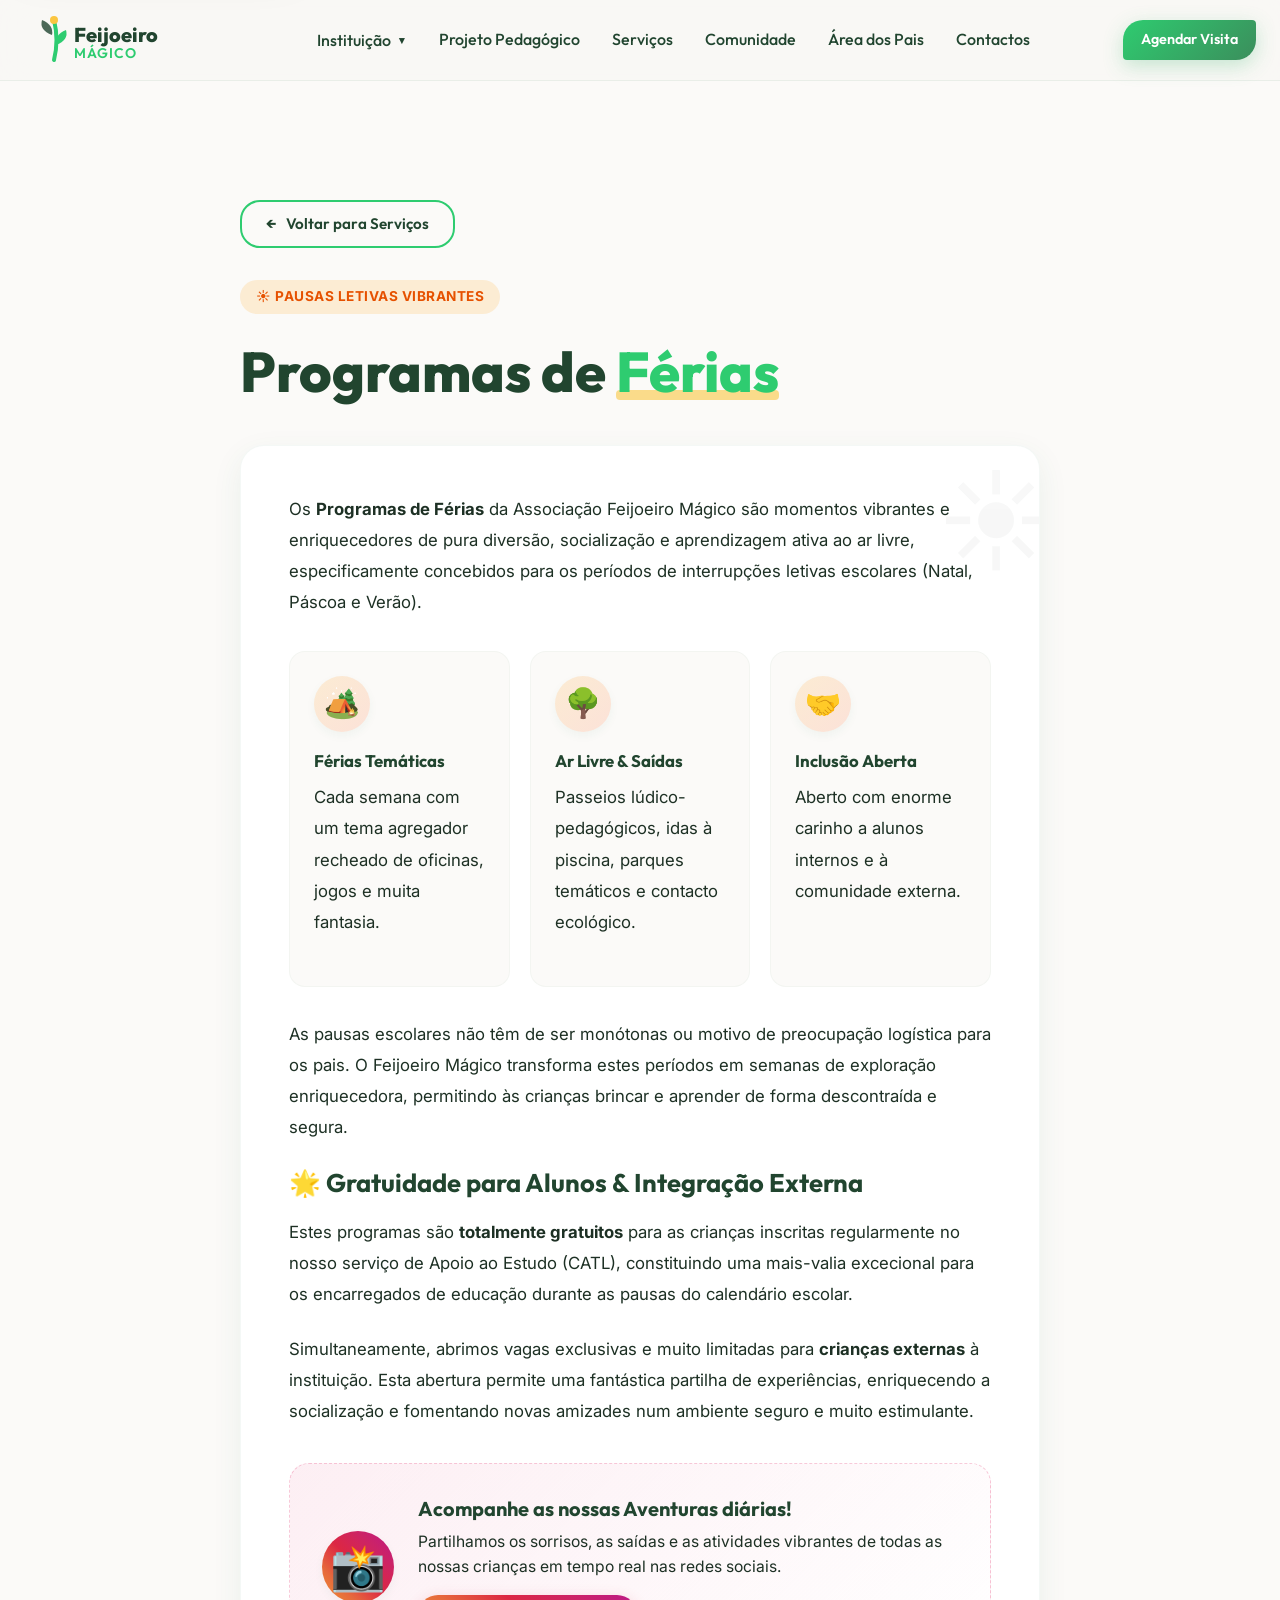
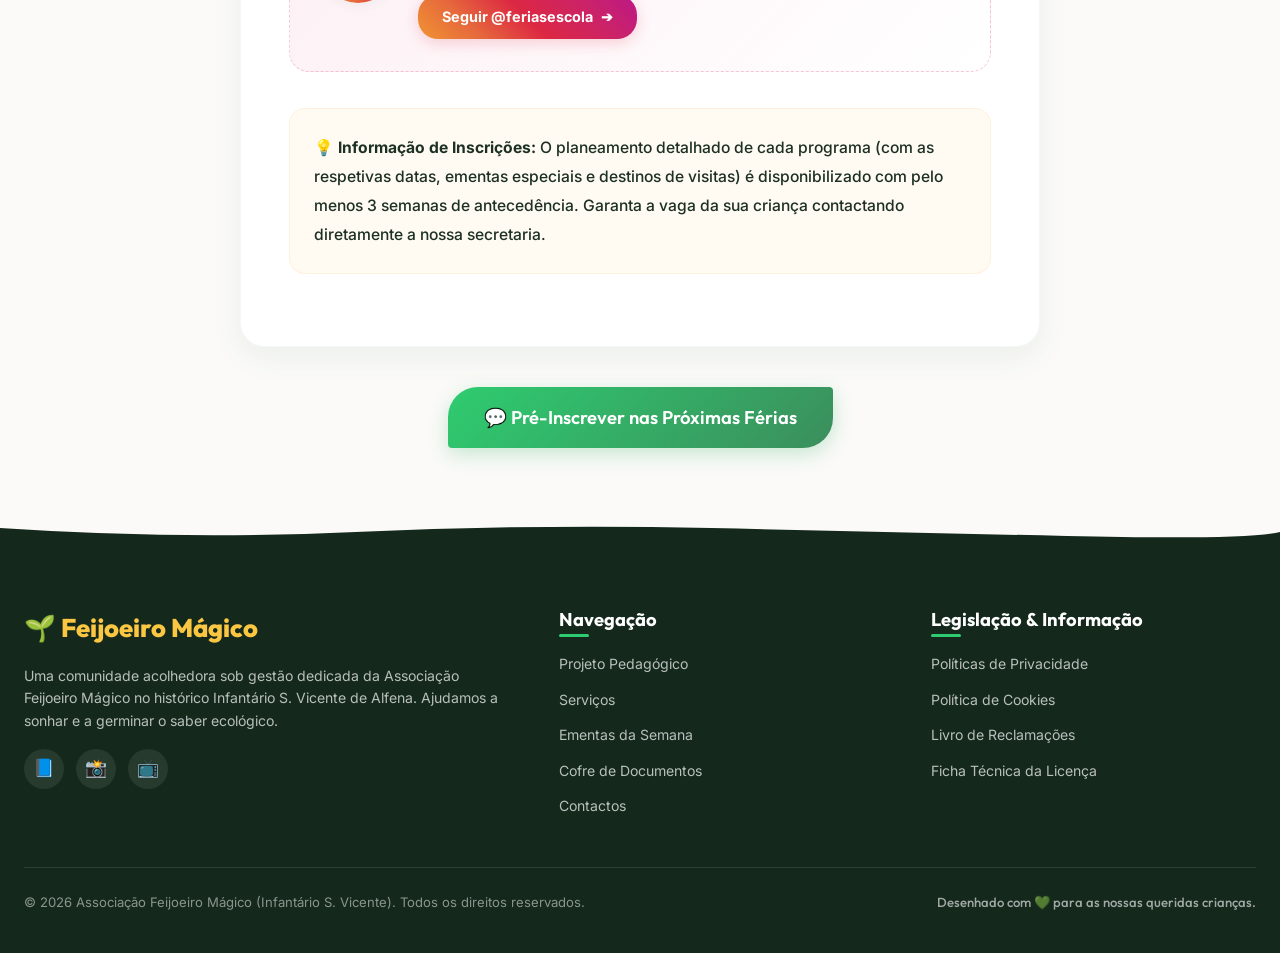
<file: programas-ferias.html>
<!DOCTYPE html>
<html lang="pt">
<head>
    <meta charset="UTF-8">
    <meta name="viewport" content="width=device-width, initial-scale=1.0">
    <meta name="description" content="Programas de Férias da Associação Feijoeiro Mágico. Férias escolares temáticas, dinâmicas e repletas de atividades ao ar livre, abertas a alunos internos e externos.">
    <meta name="keywords" content="programas de ferias alfena, campos de ferias valongo, ferias escolares porto, atividades tempos livres, feijoeiro magico">
    <meta name="author" content="Associação Feijoeiro Mágico">
    <title>Programas de Férias | Feijoeiro Mágico</title>
    
    <!-- Google Fonts -->
    <link rel="preconnect" href="https://fonts.googleapis.com">
    <link rel="preconnect" href="https://fonts.gstatic.com" crossorigin>
    <link href="https://fonts.googleapis.com/css2?family=Inter:wght@400;500;600&family=Outfit:wght@400;500;600;700;800&display=swap" rel="stylesheet">
    
    <!-- Favicon using SVG -->
    <link rel="icon" type="image/svg+xml" href="data:image/svg+xml,<svg xmlns=%22http://www.w3.org/2000/svg%22 viewBox=%220 0 100 100%22><text y=%22.9em%22 font-size=%2290%22>🌱</text></svg>">

    <!-- CSS Stylesheet -->
    <link rel="stylesheet" href="assets/css/styles.css">

    <!-- Page Specific Premium Styling -->
    <style>
        .back-nav-container {
            margin-bottom: 32px;
        }

        .back-nav-container a {
            display: inline-flex;
            align-items: center;
            gap: 10px;
            padding: 10px 24px;
            border-radius: 20px;
            font-size: 0.95rem;
            font-weight: 600;
            transition: var(--transition-bounce);
        }

        .back-arrow {
            transition: transform 0.3s ease;
            font-weight: bold;
        }

        .back-nav-container a:hover .back-arrow {
            transform: translateX(-4px);
        }

        .subpage-container {
            max-width: 840px;
            margin: 0 auto;
            padding: 0 20px;
        }

        .premium-panel {
            background: var(--white);
            border-radius: 24px;
            padding: 48px;
            box-shadow: var(--shadow-md);
            border: 1px solid rgba(47, 117, 75, 0.05);
            margin-bottom: 40px;
            position: relative;
            overflow: hidden;
        }

        @media (max-width: 600px) {
            .premium-panel {
                padding: 32px 20px;
            }
        }

        .premium-panel::after {
            content: '☀️';
            position: absolute;
            top: -15px;
            right: -15px;
            font-size: 7rem;
            opacity: 0.03;
            pointer-events: none;
            user-select: none;
        }

        .premium-panel h2 {
            font-size: 1.6rem;
            color: var(--forest);
            margin-top: 40px;
            margin-bottom: 18px;
            display: flex;
            align-items: center;
            gap: 12px;
            font-family: var(--font-heading);
            font-weight: 700;
        }

        .premium-panel h2:first-of-type {
            margin-top: 0;
        }

        .premium-panel p {
            font-size: 1.05rem;
            line-height: 1.85;
            color: var(--text-main);
            margin-bottom: 24px;
        }

        /* Pillars representation */
        .features-outline-grid {
            display: grid;
            grid-template-columns: repeat(3, 1fr);
            gap: 20px;
            margin: 32px 0;
        }

        @media (max-width: 768px) {
            .features-outline-grid {
                grid-template-columns: 1fr;
                gap: 16px;
            }
        }

        .feature-item-card {
            background: var(--off-white);
            padding: 24px;
            border-radius: 16px;
            border: 1px solid rgba(47, 117, 75, 0.04);
            transition: var(--transition-smooth);
        }

        .feature-item-card:hover {
            background: var(--white);
            border-color: #ff5722;
            box-shadow: var(--shadow-sm);
            transform: translateY(-2px);
        }

        .feature-icon-circle {
            font-size: 1.8rem;
            background: linear-gradient(135deg, rgba(255, 152, 0, 0.15) 0%, rgba(255, 87, 34, 0.15) 100%);
            width: 56px;
            height: 56px;
            border-radius: 50%;
            display: flex;
            align-items: center;
            justify-content: center;
            color: #ff5722;
            margin-bottom: 16px;
            box-shadow: var(--shadow-sm);
        }

        .feature-title-text {
            font-weight: 700;
            color: var(--forest);
            font-family: var(--font-heading);
            font-size: 1.05rem;
            margin-bottom: 8px;
            display: block;
        }

        .feature-desc-text {
            font-size: 0.9rem;
            line-height: 1.5;
            color: var(--text-muted);
            margin-bottom: 0;
        }

        /* Instagram card/banner styling */
        .instagram-banner-card {
            background: linear-gradient(135deg, rgba(225, 48, 108, 0.08) 0%, rgba(255, 255, 255, 0.95) 100%);
            border: 1px dashed rgba(225, 48, 108, 0.25);
            border-radius: 20px;
            padding: 32px;
            margin: 36px 0;
            display: flex;
            gap: 24px;
            align-items: center;
        }

        @media (max-width: 600px) {
            .instagram-banner-card {
                flex-direction: column;
                text-align: center;
                padding: 24px;
            }
        }

        .insta-logo-wrap {
            font-size: 2.8rem;
            flex-shrink: 0;
            background: linear-gradient(45deg, #f09433 0%, #e6683c 25%, #dc2743 50%, #cc2366 75%, #bc1888 100%);
            width: 72px;
            height: 72px;
            border-radius: 50%;
            display: flex;
            align-items: center;
            justify-content: center;
            color: white;
            box-shadow: var(--shadow-sm);
        }

        .insta-content-wrap h3 {
            font-size: 1.25rem;
            color: var(--forest);
            margin-bottom: 8px;
            font-family: var(--font-heading);
        }

        .insta-content-wrap p {
            font-size: 0.98rem;
            line-height: 1.6;
            margin-bottom: 16px !important;
            color: var(--text-main);
        }

        .btn-insta {
            background: linear-gradient(45deg, #f09433 0%, #e6683c 25%, #dc2743 50%, #cc2366 75%, #bc1888 100%);
            color: var(--white) !important;
            padding: 10px 24px;
            border-radius: 20px;
            font-weight: 700;
            text-decoration: none;
            display: inline-flex;
            align-items: center;
            gap: 8px;
            box-shadow: 0 4px 15px rgba(220, 39, 67, 0.2);
            transition: var(--transition-bounce);
            font-size: 0.9rem;
        }

        .btn-insta:hover {
            transform: translateY(-2px);
            box-shadow: 0 6px 20px rgba(220, 39, 67, 0.35);
        }

        .highlight-badge {
            display: inline-block;
            padding: 6px 16px;
            border-radius: 20px;
            font-size: 0.85rem;
            font-weight: 700;
            text-transform: uppercase;
            letter-spacing: 0.5px;
            margin-bottom: 16px;
        }

        .badge-orange {
            background: rgba(255, 152, 0, 0.15);
            color: #e65100;
        }
    </style>
</head>
<body>

    <!-- Accessibility skip-link -->
    <a href="#conteudo-principal" class="skip-link">Saltar para o conteúdo principal</a>

    <!-- Header & Navigation -->
    <header class="main-header">
        <div class="header-container">
            <a href="index.html" class="logo-link" aria-label="Feijoeiro Mágico - Página Inicial">
                <!-- SVG Beanstalk Logo -->
                <svg class="logo-svg" viewBox="0 0 200 60" width="200" height="60" xmlns="http://www.w3.org/2000/svg">
                    <g transform="translate(10, 5)">
                        <!-- Beanstalk Stem -->
                        <path d="M20,45 Q25,25 20,5" fill="none" stroke="var(--accent-leaf)" stroke-width="4" stroke-linecap="round"/>
                        <!-- Leaves -->
                        <path d="M22,30 Q35,25 32,15 Q20,20 22,30" fill="var(--accent-leaf)" />
                        <path d="M18,20 Q5,15 8,5 Q20,10 18,20" fill="var(--primary-green)" opacity="0.8" />
                        <!-- Golden Sun -->
                        <circle cx="20" cy="5" r="4" fill="var(--sun-yellow)" />
                    </g>
                    <!-- Text -->
                    <text x="50" y="32" font-family="'Outfit', sans-serif" font-weight="800" font-size="20" fill="var(--primary-green)">Feijoeiro</text>
                    <text x="50" y="48" font-family="'Outfit', sans-serif" font-weight="600" font-size="14" fill="var(--accent-leaf)" letter-spacing="1">MÁGICO</text>
                </svg>
            </a>

            <!-- Desktop Navigation -->
            <nav class="nav-desktop" aria-label="Menu Principal">
                <ul>
                    <li class="nav-item-dropdown">
                        <button class="dropdown-trigger" aria-haspopup="true" aria-expanded="false">
                            Instituição <span class="dropdown-arrow" aria-hidden="true">▼</span>
                        </button>
                        <ul class="dropdown-menu" aria-label="Submenu Instituição">
                            <li><a href="missao.html">Missão</a></li>
                            <li><a href="horario.html">Horário de Funcionamento</a></li>
                            <li><a href="sinergias.html">Sinergias</a></li>
                            <li><a href="regulamento.html">Regulamento Interno</a></li>
                            <li><a href="contingencia.html">Plano de Contingência</a></li>
                        </ul>
                    </li>
                    <li><a href="index.html#projeto">Projeto Pedagógico</a></li>
                    <li><a href="servicos.html">Serviços</a></li>
                    <li><a href="comunidade.html">Comunidade</a></li>
                    <li><a href="index.html#pais">Área dos Pais</a></li>
                    <li><a href="contactos.html">Contactos</a></li>
                </ul>
            </nav>

            <div class="header-actions">
                <a href="index.html#contactos" class="btn btn-leaf btn-small" id="header-cta">Agendar Visita</a>
            </div>

            <!-- Hamburger Button -->
            <button class="menu-toggle" aria-label="Abrir menu" aria-expanded="false" aria-controls="nav-mobile">
                <span class="hamburger-bar"></span>
                <span class="hamburger-bar"></span>
                <span class="hamburger-bar"></span>
            </button>
        </div>
    </header>

    <!-- Mobile Navigation Overlay -->
    <nav class="nav-mobile" id="nav-mobile" aria-label="Menu Móvel" aria-hidden="true">
        <ul>
            <li class="nav-item-dropdown-mobile">
                <button class="dropdown-trigger-mobile" aria-haspopup="true" aria-expanded="false">
                    Instituição <span class="dropdown-arrow-mobile" aria-hidden="true">▼</span>
                </button>
                <ul class="dropdown-menu-mobile" aria-label="Submenu Instituição Móvel">
                    <li><a href="missao.html">Missão</a></li>
                    <li><a href="horario.html">Horário de Funcionamento</a></li>
                    <li><a href="sinergias.html">Sinergias</a></li>
                    <li><a href="regulamento.html">Regulamento Interno</a></li>
                    <li><a href="contingencia.html">Plano de Contingência</a></li>
                </ul>
            </li>
            <li><a href="index.html#projeto">Projeto Pedagógico</a></li>
            <li><a href="servicos.html">Serviços</a></li>
            <li><a href="comunidade.html">Comunidade</a></li>
            <li><a href="index.html#pais">Área dos Pais</a></li>
            <li><a href="contactos.html">Contactos</a></li>
            <li><a href="index.html#contactos" class="btn btn-leaf btn-mobile-cta">Agendar Visita</a></li>
        </ul>
        <div class="mobile-nav-decor">
            <svg viewBox="0 0 100 100" class="mobile-decor-svg" xmlns="http://www.w3.org/2000/svg">
                <path d="M0,80 Q50,40 100,80 L100,100 L0,100 Z" fill="var(--mint-light)" opacity="0.3"></path>
                <path d="M0,90 Q50,70 100,90 L100,100 L0,100 Z" fill="var(--mint-light)" opacity="0.5"></path>
            </svg>
        </div>
    </nav>

    <!-- Main Content -->
    <main id="conteudo-principal" style="padding-top: 120px;">
        <section class="section animate-scroll active" style="padding: 80px 0;">
            <div class="subpage-container">
                
                <!-- Back Button -->
                <div class="back-nav-container">
                    <a href="servicos.html" class="btn btn-outline-leaf">
                        <span class="back-arrow" aria-hidden="true">←</span> Voltar para Serviços
                    </a>
                </div>

                <!-- Page Heading -->
                <div style="margin-bottom: 40px;">
                    <span class="highlight-badge badge-orange">☀️ Pausas Letivas Vibrantes</span>
                    <h1 class="hero-title" style="font-size: clamp(2.2rem, 5vw, 3.5rem); margin-top: 8px; margin-bottom: 16px; line-height: 1.2;">
                        Programas de <span class="highlight">Férias</span>
                    </h1>
                </div>

                <!-- Main Content Panel -->
                <div class="premium-panel">
                    <p>
                        Os <strong>Programas de Férias</strong> da Associação Feijoeiro Mágico são momentos vibrantes e enriquecedores de pura diversão, socialização e aprendizagem ativa ao ar livre, especificamente concebidos para os períodos de interrupções letivas escolares (Natal, Páscoa e Verão).
                    </p>

                    <!-- Features Outline Grid -->
                    <div class="features-outline-grid">
                        
                        <!-- Card 1 -->
                        <div class="feature-item-card">
                            <div class="feature-icon-circle" aria-hidden="true">🏕️</div>
                            <span class="feature-title-text">Férias Temáticas</span>
                            <p class="feature-desc-text">Cada semana com um tema agregador recheado de oficinas, jogos e muita fantasia.</p>
                        </div>

                        <!-- Card 2 -->
                        <div class="feature-item-card">
                            <div class="feature-icon-circle" aria-hidden="true">🌳</div>
                            <span class="feature-title-text">Ar Livre & Saídas</span>
                            <p class="feature-desc-text">Passeios lúdico-pedagógicos, idas à piscina, parques temáticos e contacto ecológico.</p>
                        </div>

                        <!-- Card 3 -->
                        <div class="feature-item-card">
                            <div class="feature-icon-circle" aria-hidden="true">🤝</div>
                            <span class="feature-title-text">Inclusão Aberta</span>
                            <p class="feature-desc-text">Aberto com enorme carinho a alunos internos e à comunidade externa.</p>
                        </div>

                    </div>

                    <p>
                        As pausas escolares não têm de ser monótonas ou motivo de preocupação logística para os pais. O Feijoeiro Mágico transforma estes períodos em semanas de exploração enriquecedora, permitindo às crianças brincar e aprender de forma descontraída e segura.
                    </p>

                    <h2>🌟 Gratuidade para Alunos & Integração Externa</h2>
                    <p>
                        Estes programas são <strong>totalmente gratuitos</strong> para as crianças inscritas regularmente no nosso serviço de Apoio ao Estudo (CATL), constituindo uma mais-valia excecional para os encarregados de educação durante as pausas do calendário escolar. 
                    </p>
                    <p>
                        Simultaneamente, abrimos vagas exclusivas e muito limitadas para <strong>crianças externas</strong> à instituição. Esta abertura permite uma fantástica partilha de experiências, enriquecendo a socialização e fomentando novas amizades num ambiente seguro e muito estimulante.
                    </p>

                    <!-- Instagram Banner Card -->
                    <div class="instagram-banner-card">
                        <div class="insta-logo-wrap" aria-hidden="true">📸</div>
                        <div class="insta-content-wrap">
                            <h3>Acompanhe as nossas Aventuras diárias!</h3>
                            <p>Partilhamos os sorrisos, as saídas e as atividades vibrantes de todas as nossas crianças em tempo real nas redes sociais.</p>
                            
                            <a href="https://www.instagram.com/feriasescola/" target="_blank" rel="noopener noreferrer" class="btn-insta">
                                Seguir @feriasescola <span aria-hidden="true">➔</span>
                            </a>
                        </div>
                    </div>

                    <p style="background: rgba(255, 152, 0, 0.05); padding: 24px; border-radius: 16px; border: 1px solid rgba(255, 152, 0, 0.1); margin-top: 16px; font-weight: 500; font-size: 0.98rem;">
                        💡 <strong>Informação de Inscrições:</strong> O planeamento detalhado de cada programa (com as respetivas datas, ementas especiais e destinos de visitas) é disponibilizado com pelo menos 3 semanas de antecedência. Garanta a vaga da sua criança contactando diretamente a nossa secretaria.
                    </p>
                </div>

                <!-- Footer Separator / Quick Contacts Call -->
                <div style="text-align: center; margin-top: 32px; margin-bottom: 20px;">
                    <a href="index.html#contactos" class="btn btn-leaf btn-large">💬 Pré-Inscrever nas Próximas Férias</a>
                </div>

            </div>
        </section>
    </main>

    <!-- Footer -->
    <footer class="main-footer">
        <div class="footer-curved-background">
            <svg class="footer-silhouette-svg" viewBox="0 0 1440 100" fill="none" preserveAspectRatio="none" xmlns="http://www.w3.org/2000/svg">
                <path d="M0,50 Q200,80 400,60 T800,50 T1200,70 T1440,60 L1440,100 L0,100 Z" fill="var(--forest-dark)"/>
            </svg>
        </div>

        <div class="container footer-content-container">
            <div class="footer-top-grid">
                <div class="footer-brand-col">
                    <div class="footer-logo">🌱 Feijoeiro Mágico</div>
                    <p class="footer-tagline">Uma comunidade acolhedora sob gestão dedicada da Associação Feijoeiro Mágico no histórico Infantário S. Vicente de Alfena. Ajudamos a sonhar e a germinar o saber ecológico.</p>
                    <div class="social-links">
                        <a href="https://facebook.com" target="_blank" rel="noopener noreferrer" aria-label="Visitar Facebook" class="social-icon-btn">📘</a>
                        <a href="https://instagram.com" target="_blank" rel="noopener noreferrer" aria-label="Visitar Instagram" class="social-icon-btn">📸</a>
                        <a href="https://youtube.com" target="_blank" rel="noopener noreferrer" aria-label="Visitar Youtube" class="social-icon-btn">📺</a>
                    </div>
                </div>

                <div class="footer-links-col">
                    <h4>Navegação</h4>
                    <ul>
                        <li><a href="index.html#projeto" class="footer-link">Projeto Pedagógico</a></li>
                        <li><a href="servicos.html" class="footer-link">Serviços</a></li>
                        <li><a href="index.html#pais" class="footer-link">Ementas da Semana</a></li>
                        <li><a href="index.html#pais" class="footer-link">Cofre de Documentos</a></li>
                        <li><a href="contactos.html" class="footer-link">Contactos</a></li>
                    </ul>
                </div>

                <div class="footer-legal-col">
                    <h4>Legislação & Informação</h4>
                    <ul>
                        <li><a href="#" class="footer-link">Políticas de Privacidade</a></li>
                        <li><a href="#" class="footer-link">Política de Cookies</a></li>
                        <li><a href="https://www.livroreclamacoes.pt" target="_blank" rel="noopener noreferrer" class="footer-link">Livro de Reclamações</a></li>
                        <li><a href="#" class="footer-link">Ficha Técnica da Licença</a></li>
                    </ul>
                </div>
            </div>

            <hr class="footer-divider">

            <div class="footer-bottom">
                <p class="copyright-text">&copy; 2026 Associação Feijoeiro Mágico (Infantário S. Vicente). Todos os direitos reservados.</p>
                <p class="footer-credit">Desenhado com 💚 para as nossas queridas crianças.</p>
            </div>
        </div>
    </footer>

    <!-- JS Logic Script -->
    <script src="assets/js/script.js"></script>
</body>
</html>
</file>
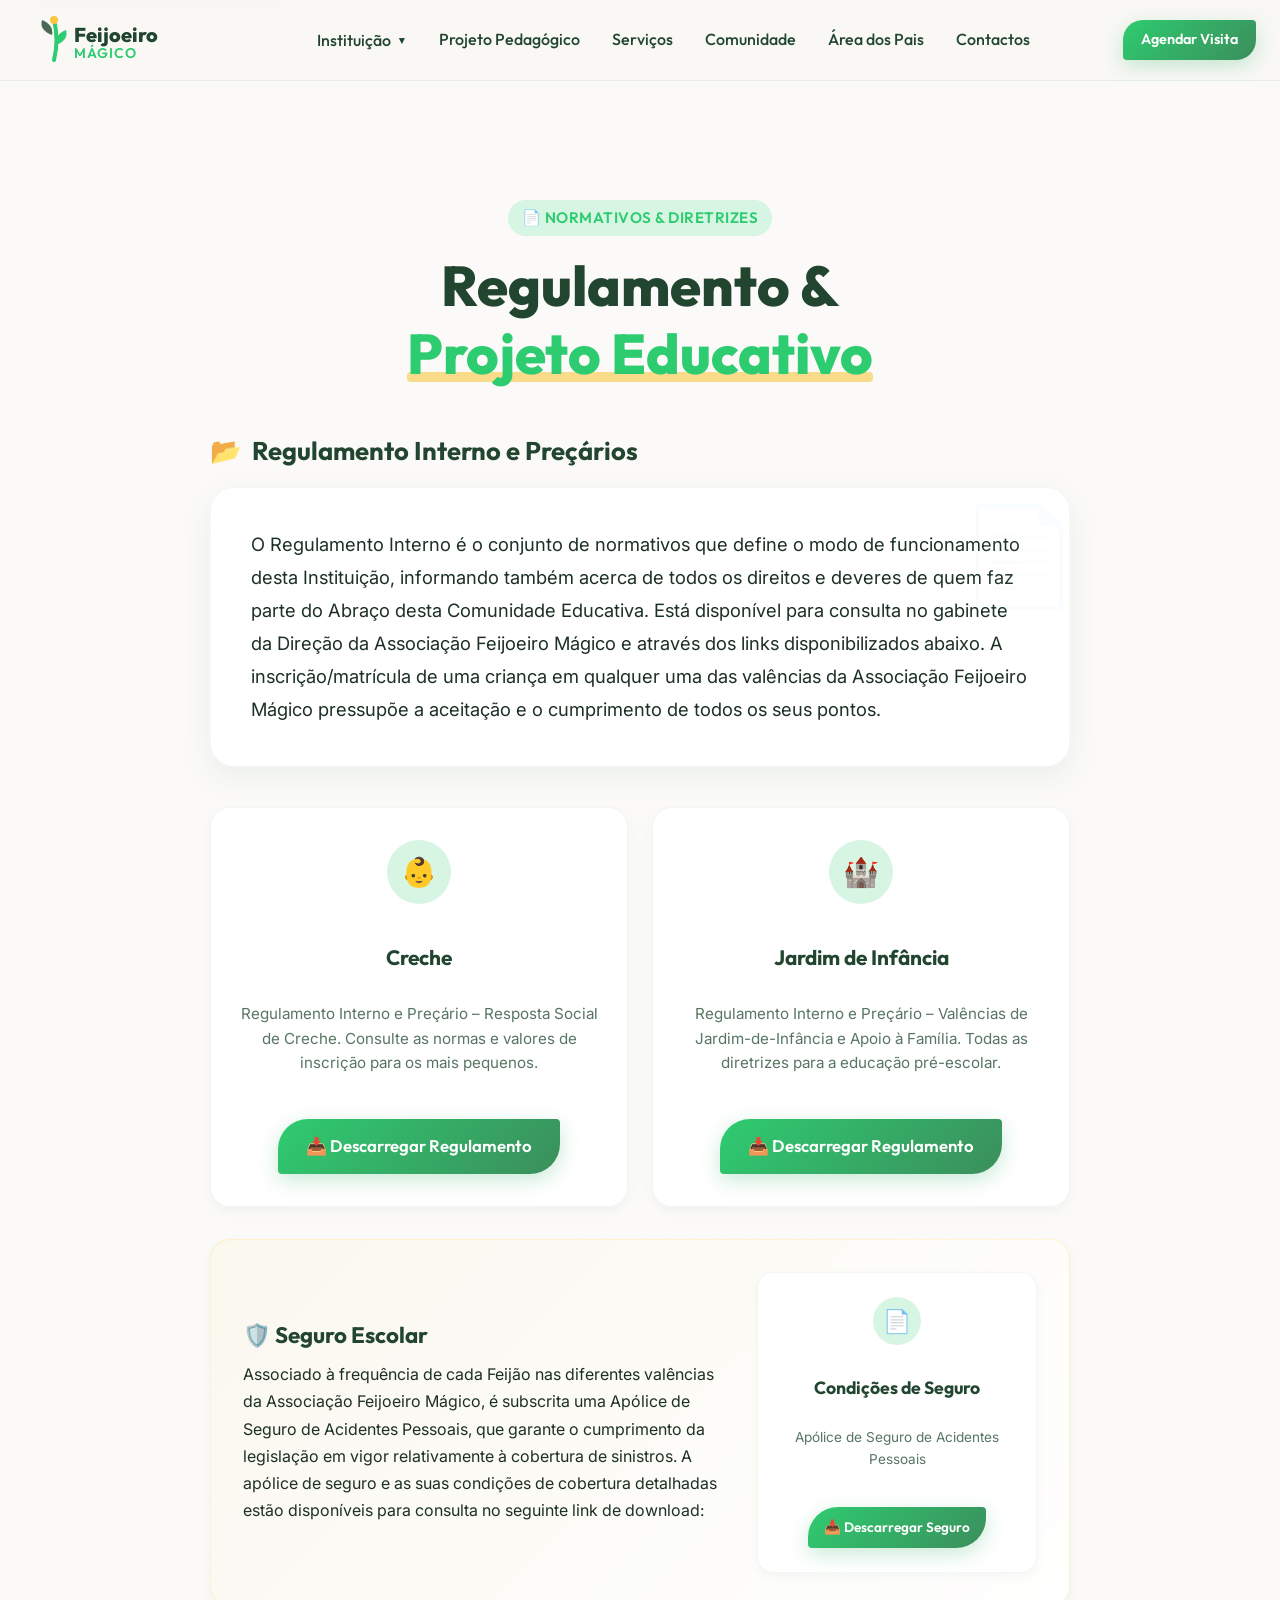
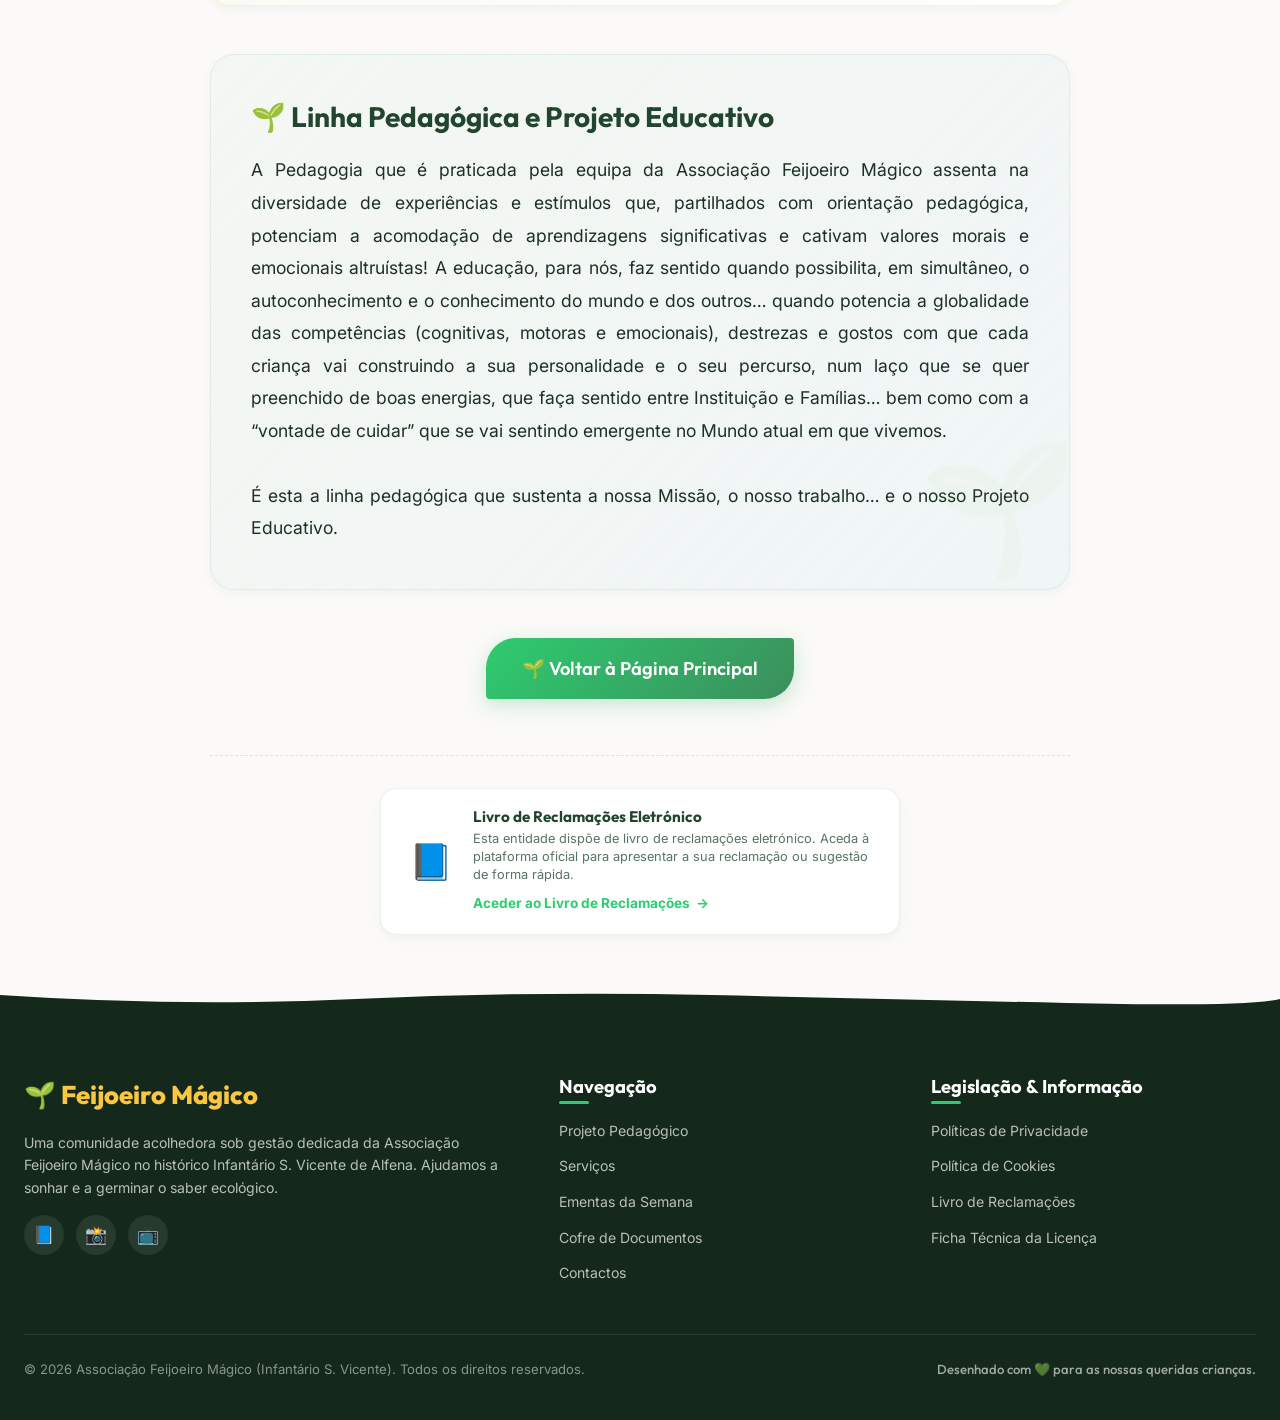
<file: regulamento.html>
<!DOCTYPE html>
<html lang="pt">
<head>
    <meta charset="UTF-8">
    <meta name="viewport" content="width=device-width, initial-scale=1.0">
    <meta name="description" content="Regulamento Interno, Preçários e Linha Pedagógica da Associação Feijoeiro Mágico - Infantário S. Vicente em Alfena. Conheça as nossas diretrizes, preçários e o nosso Projeto Educativo.">
    <meta name="keywords" content="regulamento feijoeiro magico, projeto educativo feijoeiro magico, precarios creche alfena, precario jardim infancia, seguro escolar feijoeiro magico">
    <meta name="author" content="Associação Feijoeiro Mágico">
    <title>Regulamento & Projeto Educativo | Feijoeiro Mágico</title>
    
    <!-- Google Fonts -->
    <link rel="preconnect" href="https://fonts.googleapis.com">
    <link rel="preconnect" href="https://fonts.gstatic.com" crossorigin>
    <link href="https://fonts.googleapis.com/css2?family=Inter:wght@400;500;600&family=Outfit:wght@400;500;600;700;800&display=swap" rel="stylesheet">
    
    <!-- Favicon using SVG -->
    <link rel="icon" type="image/svg+xml" href="data:image/svg+xml,<svg xmlns=%22http://www.w3.org/2000/svg%22 viewBox=%220 0 100 100%22><text y=%22.9em%22 font-size=%2290%22>🌱</text></svg>">

    <!-- CSS Stylesheet -->
    <link rel="stylesheet" href="assets/css/styles.css">

    <!-- Page Specific Premium Styling -->
    <style>
        .regulamento-intro {
            background: var(--white);
            padding: 40px;
            border-radius: 24px;
            box-shadow: var(--shadow-md);
            border: 1px solid rgba(47, 117, 75, 0.05);
            margin-bottom: 40px;
            position: relative;
            overflow: hidden;
        }
        .regulamento-intro::after {
            content: '📄';
            position: absolute;
            top: -10px;
            right: -10px;
            font-size: 6rem;
            opacity: 0.04;
            pointer-events: none;
            user-select: none;
        }
        .regulamento-intro p {
            font-size: 1.15rem;
            line-height: 1.8;
            color: var(--text-main);
            margin: 0;
        }

        /* Grid for primary downloads */
        .download-grid {
            display: grid;
            grid-template-columns: repeat(auto-fit, minmax(320px, 1fr));
            gap: 24px;
            margin-top: 24px;
        }
        @media (max-width: 480px) {
            .download-grid {
                grid-template-columns: 1fr;
            }
        }
        .download-card {
            background: var(--white);
            padding: 32px 24px;
            border-radius: 20px;
            box-shadow: var(--shadow-sm);
            border: 1px solid rgba(47, 117, 75, 0.06);
            display: flex;
            flex-direction: column;
            align-items: center;
            text-align: center;
            transition: var(--transition-bounce);
            position: relative;
            overflow: hidden;
        }
        .download-card::before {
            content: '';
            position: absolute;
            top: 0;
            left: 0;
            width: 100%;
            height: 4px;
            background: linear-gradient(90deg, var(--accent-leaf) 0%, var(--primary-green) 100%);
            opacity: 0;
            transition: var(--transition-smooth);
        }
        .download-card:hover {
            transform: translateY(-8px);
            box-shadow: var(--shadow-md);
            border-color: var(--accent-leaf);
        }
        .download-card:hover::before {
            opacity: 1;
        }
        .download-card .icon-wrapper {
            width: 64px;
            height: 64px;
            background: var(--mint-light);
            color: var(--primary-green);
            border-radius: 50%;
            display: flex;
            align-items: center;
            justify-content: center;
            font-size: 1.8rem;
            margin-bottom: 20px;
            transition: var(--transition-smooth);
        }
        .download-card:hover .icon-wrapper {
            transform: scale(1.1) rotate(5deg);
            background: var(--primary-green);
            color: var(--white);
        }
        .download-card h3 {
            font-size: 1.3rem;
            color: var(--forest);
            margin-bottom: 12px;
            font-weight: 700;
            font-family: var(--font-heading);
        }
        .download-card p {
            font-size: 0.95rem;
            color: var(--text-muted);
            line-height: 1.6;
            margin-bottom: 24px;
            flex-grow: 1;
        }

        /* Full Width Seguro Banner */
        .seguro-banner {
            background: linear-gradient(135deg, rgba(255, 213, 79, 0.05) 0%, rgba(255, 255, 255, 0.9) 100%);
            border: 1px solid rgba(255, 213, 79, 0.25);
            border-radius: 20px;
            padding: 32px;
            margin-top: 32px;
            display: flex;
            align-items: center;
            gap: 32px;
            box-shadow: var(--shadow-sm);
        }
        @media (max-width: 768px) {
            .seguro-banner {
                flex-direction: column;
                text-align: center;
                padding: 24px;
                gap: 24px;
            }
        }
        .seguro-text {
            flex: 1;
        }
        .seguro-title {
            font-size: 1.4rem;
            color: var(--forest);
            margin-bottom: 12px;
            font-weight: 700;
            font-family: var(--font-heading);
            display: flex;
            align-items: center;
            gap: 10px;
        }
        @media (max-width: 768px) {
            .seguro-title {
                justify-content: center;
            }
        }
        .seguro-text p {
            font-size: 1rem;
            line-height: 1.7;
            color: var(--text-main);
            margin: 0;
        }
        .seguro-card-btn {
            flex: 0 0 280px;
            width: 100%;
        }

        /* Section 2: Pedagogica Panel */
        .pedagogica-panel {
            background: linear-gradient(135deg, rgba(76, 184, 119, 0.04) 0%, rgba(198, 228, 240, 0.2) 100%);
            border: 1px solid rgba(47, 117, 75, 0.08);
            border-radius: 24px;
            padding: 44px 40px;
            position: relative;
            overflow: hidden;
            margin-top: 48px;
            box-shadow: var(--shadow-sm);
        }
        @media (max-width: 600px) {
            .pedagogica-panel {
                padding: 30px 20px;
            }
        }
        .pedagogica-panel::after {
            content: '🌱';
            position: absolute;
            bottom: -20px;
            right: -10px;
            font-size: 8rem;
            opacity: 0.03;
            pointer-events: none;
            user-select: none;
        }
        .pedagogica-panel h2 {
            font-size: 1.75rem;
            color: var(--primary-green);
            margin-bottom: 20px;
            display: flex;
            align-items: center;
            gap: 12px;
            font-family: var(--font-heading);
        }
        .pedagogica-panel p {
            font-size: 1.1rem;
            line-height: 1.85;
            color: var(--text-main);
            text-align: justify;
            margin: 0;
        }

        /* Complaints book seal */
        .reclama-seal-container {
            display: flex;
            justify-content: center;
            margin-top: 56px;
            padding-top: 32px;
            border-top: 1px dashed rgba(47, 117, 75, 0.15);
        }
        .reclama-seal {
            background: var(--white);
            border: 1px solid rgba(47, 117, 75, 0.1);
            border-radius: 16px;
            padding: 18px 28px;
            box-shadow: var(--shadow-sm);
            display: inline-flex;
            align-items: center;
            gap: 20px;
            transition: var(--transition-bounce);
            max-width: 520px;
            width: 100%;
        }
        .reclama-seal:hover {
            transform: translateY(-3px);
            box-shadow: var(--shadow-md);
            border-color: var(--accent-leaf);
        }
        .reclama-icon {
            font-size: 2.2rem;
            line-height: 1;
            animation: floatIcon 3s ease-in-out infinite;
        }
        .reclama-info {
            text-align: left;
            flex: 1;
        }
        .reclama-info h4 {
            font-size: 0.95rem;
            color: var(--forest);
            margin-bottom: 4px;
            font-weight: 700;
            font-family: var(--font-heading);
        }
        .reclama-info p {
            font-size: 0.8rem;
            color: var(--text-muted);
            line-height: 1.4;
            margin-bottom: 6px;
        }
        .reclama-link {
            font-size: 0.85rem;
            font-weight: 700;
            color: var(--accent-leaf);
            display: inline-flex;
            align-items: center;
            gap: 6px;
            transition: var(--transition-smooth);
        }
        .reclama-seal:hover .reclama-link {
            color: var(--primary-green);
        }
        .reclama-link::after {
            content: '→';
            display: inline-block;
            transition: transform 0.3s ease;
        }
        .reclama-seal:hover .reclama-link::after {
            transform: translateX(3px);
        }

        @keyframes floatIcon {
            0%, 100% { transform: translateY(0); }
            50% { transform: translateY(-4px); }
        }

        @media (max-width: 600px) {
            .reclama-seal {
                flex-direction: column;
                text-align: center;
                padding: 24px;
            }
            .reclama-info {
                text-align: center;
            }
            .reclama-link {
                justify-content: center;
            }
        }
    </style>
</head>
<body>

    <!-- Accessibility skip-link -->
    <a href="#conteudo-principal" class="skip-link">Saltar para o conteúdo principal</a>

    <!-- Header & Navigation -->
    <header class="main-header">
        <div class="header-container">
            <a href="index.html" class="logo-link" aria-label="Feijoeiro Mágico - Página Inicial">
                <!-- SVG Beanstalk Logo -->
                <svg class="logo-svg" viewBox="0 0 200 60" width="200" height="60" xmlns="http://www.w3.org/2000/svg">
                    <g transform="translate(10, 5)">
                        <!-- Beanstalk Stem -->
                        <path d="M20,45 Q25,25 20,5" fill="none" stroke="var(--accent-leaf)" stroke-width="4" stroke-linecap="round"/>
                        <!-- Leaves -->
                        <path d="M22,30 Q35,25 32,15 Q20,20 22,30" fill="var(--accent-leaf)" />
                        <path d="M18,20 Q5,15 8,5 Q20,10 18,20" fill="var(--primary-green)" opacity="0.8" />
                        <!-- Golden Sun -->
                        <circle cx="20" cy="5" r="4" fill="var(--sun-yellow)" />
                    </g>
                    <!-- Text -->
                    <text x="50" y="32" font-family="'Outfit', sans-serif" font-weight="800" font-size="20" fill="var(--primary-green)">Feijoeiro</text>
                    <text x="50" y="48" font-family="'Outfit', sans-serif" font-weight="600" font-size="14" fill="var(--accent-leaf)" letter-spacing="1">MÁGICO</text>
                </svg>
            </a>

            <!-- Desktop Navigation -->
            <nav class="nav-desktop" aria-label="Menu Principal">
                <ul>
                    <li class="nav-item-dropdown">
                        <button class="dropdown-trigger" aria-haspopup="true" aria-expanded="false">
                            Instituição <span class="dropdown-arrow" aria-hidden="true">▼</span>
                        </button>
                        <ul class="dropdown-menu" aria-label="Submenu Instituição">
                            <li><a href="missao.html">Missão</a></li>
                            <li><a href="horario.html">Horário de Funcionamento</a></li>
                            <li><a href="sinergias.html">Sinergias</a></li>
                            <li><a href="regulamento.html">Regulamento Interno</a></li>
                            <li><a href="contingencia.html">Plano de Contingência</a></li>
                        </ul>
                    </li>
                    <li><a href="index.html#projeto">Projeto Pedagógico</a></li>
                    <li><a href="servicos.html">Serviços</a></li>
                    <li><a href="comunidade.html">Comunidade</a></li>
                    <li><a href="index.html#pais">Área dos Pais</a></li>
                    <li><a href="contactos.html">Contactos</a></li>
                </ul>
            </nav>

            <div class="header-actions">
                <a href="index.html#contactos" class="btn btn-leaf btn-small" id="header-cta">Agendar Visita</a>
            </div>

            <!-- Hamburger Button -->
            <button class="menu-toggle" aria-label="Abrir menu" aria-expanded="false" aria-controls="nav-mobile">
                <span class="hamburger-bar"></span>
                <span class="hamburger-bar"></span>
                <span class="hamburger-bar"></span>
            </button>
        </div>
    </header>

    <!-- Mobile Navigation Overlay -->
    <nav class="nav-mobile" id="nav-mobile" aria-label="Menu Móvel" aria-hidden="true">
        <ul>
            <li class="nav-item-dropdown-mobile">
                <button class="dropdown-trigger-mobile" aria-haspopup="true" aria-expanded="false">
                    Instituição <span class="dropdown-arrow-mobile" aria-hidden="true">▼</span>
                </button>
                <ul class="dropdown-menu-mobile" aria-label="Submenu Instituição Móvel">
                    <li><a href="missao.html">Missão</a></li>
                    <li><a href="horario.html">Horário de Funcionamento</a></li>
                    <li><a href="sinergias.html">Sinergias</a></li>
                    <li><a href="regulamento.html">Regulamento Interno</a></li>
                    <li><a href="contingencia.html">Plano de Contingência</a></li>
                </ul>
            </li>
            <li><a href="index.html#projeto">Projeto Pedagógico</a></li>
            <li><a href="servicos.html">Serviços</a></li>
            <li><a href="comunidade.html">Comunidade</a></li>
            <li><a href="index.html#pais">Área dos Pais</a></li>
            <li><a href="contactos.html">Contactos</a></li>
            <li><a href="index.html#contactos" class="btn btn-leaf btn-mobile-cta">Agendar Visita</a></li>
        </ul>
        <div class="mobile-nav-decor">
            <svg viewBox="0 0 100 100" class="mobile-decor-svg" xmlns="http://www.w3.org/2000/svg">
                <path d="M0,80 Q50,40 100,80 L100,100 L0,100 Z" fill="var(--mint-light)" opacity="0.3"></path>
                <path d="M0,90 Q50,70 100,90 L100,100 L0,100 Z" fill="var(--mint-light)" opacity="0.5"></path>
            </svg>
        </div>
    </nav>

    <!-- Main Content -->
    <main id="conteudo-principal" style="padding-top: 120px;">
        <section class="section animate-scroll active" style="padding: 80px 0;">
            <div class="container" style="max-width: 900px; margin: 0 auto; padding: 0 20px;">
                
                <!-- Tagline & Heading -->
                <div style="text-align: center; margin-bottom: 48px;">
                    <span class="hero-tagline" style="display: inline-block;">📄 Normativos & Diretrizes</span>
                    <h1 class="hero-title" style="font-size: clamp(2.2rem, 5vw, 3.5rem); margin-top: 16px; margin-bottom: 24px; line-height: 1.2;">
                        Regulamento & <span class="highlight">Projeto Educativo</span>
                    </h1>
                </div>

                <!-- SECTION 1: Regulamento Interno e Preçários -->
                <div>
                    <h2 style="font-size: 1.6rem; color: var(--forest); margin-bottom: 20px; font-weight: 700; font-family: var(--font-heading); display: flex; align-items: center; gap: 10px;">
                        <span>📂</span> Regulamento Interno e Preçários
                    </h2>
                    
                    <div class="regulamento-intro">
                        <p>
                            O Regulamento Interno é o conjunto de normativos que define o modo de funcionamento desta Instituição, informando também acerca de todos os direitos e deveres de quem faz parte do Abraço desta Comunidade Educativa. Está disponível para consulta no gabinete da Direção da Associação Feijoeiro Mágico e através dos links disponibilizados abaixo. A inscrição/matrícula de uma criança em qualquer uma das valências da Associação Feijoeiro Mágico pressupõe a aceitação e o cumprimento de todos os seus pontos.
                        </p>
                    </div>

                    <!-- Download Cards Grid -->
                    <div class="download-grid">
                        
                        <!-- Card 1: Creche -->
                        <div class="download-card">
                            <div class="icon-wrapper">👶</div>
                            <h3>Creche</h3>
                            <p>Regulamento Interno e Preçário – Resposta Social de Creche. Consulte as normas e valores de inscrição para os mais pequenos.</p>
                            <a href="#" class="btn btn-leaf btn-download">
                                📥 Descarregar Regulamento
                            </a>
                        </div>

                        <!-- Card 2: Jardim de Infância -->
                        <div class="download-card">
                            <div class="icon-wrapper">🏰</div>
                            <h3>Jardim de Infância</h3>
                            <p>Regulamento Interno e Preçário – Valências de Jardim-de-Infância e Apoio à Família. Todas as diretrizes para a educação pré-escolar.</p>
                            <a href="#" class="btn btn-leaf btn-download">
                                📥 Descarregar Regulamento
                            </a>
                        </div>

                    </div>

                    <!-- Seguro Escolar Banner -->
                    <div class="seguro-banner">
                        <div class="seguro-text">
                            <h3 class="seguro-title">🛡️ Seguro Escolar</h3>
                            <p>
                                Associado à frequência de cada Feijão nas diferentes valências da Associação Feijoeiro Mágico, é subscrita uma Apólice de Seguro de Acidentes Pessoais, que garante o cumprimento da legislação em vigor relativamente à cobertura de sinistros. A apólice de seguro e as suas condições de cobertura detalhadas estão disponíveis para consulta no seguinte link de download:
                            </p>
                        </div>
                        <div class="seguro-card-btn">
                            <div class="download-card" style="margin: 0; padding: 24px; border-radius: 16px;">
                                <div class="icon-wrapper" style="width: 48px; height: 48px; font-size: 1.4rem; margin-bottom: 12px;">📄</div>
                                <h3 style="font-size: 1.1rem; margin-bottom: 8px;">Condições de Seguro</h3>
                                <p style="font-size: 0.85rem; margin-bottom: 16px;">Apólice de Seguro de Acidentes Pessoais</p>
                                <a href="#" class="btn btn-leaf btn-download" style="padding: 10px 16px; font-size: 0.85rem;">
                                    📥 Descarregar Seguro
                                </a>
                            </div>
                        </div>
                    </div>
                </div>

                <!-- SECTION 2: Linha Pedagógica e Projeto Educativo -->
                <div class="pedagogica-panel">
                    <h2>🌱 Linha Pedagógica e Projeto Educativo</h2>
                    <p>
                        A Pedagogia que é praticada pela equipa da Associação Feijoeiro Mágico assenta na diversidade de experiências e estímulos que, partilhados com orientação pedagógica, potenciam a acomodação de aprendizagens significativas e cativam valores morais e emocionais altruístas! A educação, para nós, faz sentido quando possibilita, em simultâneo, o autoconhecimento e o conhecimento do mundo e dos outros… quando potencia a globalidade das competências (cognitivas, motoras e emocionais), destrezas e gostos com que cada criança vai construindo a sua personalidade e o seu percurso, num laço que se quer preenchido de boas energias, que faça sentido entre Instituição e Famílias… bem como com a “vontade de cuidar” que se vai sentindo emergente no Mundo atual em que vivemos.
                        <br><br>
                        É esta a linha pedagógica que sustenta a nossa Missão, o nosso trabalho… e o nosso Projeto Educativo.
                    </p>
                </div>

                <!-- Back to Home Button -->
                <div style="text-align: center; margin-top: 48px;">
                    <a href="index.html" class="btn btn-leaf btn-large">🌱 Voltar à Página Principal</a>
                </div>

                <!-- Selo do Livro de Reclamações Eletrónico -->
                <div class="reclama-seal-container">
                    <div class="reclama-seal">
                        <div class="reclama-icon">📘</div>
                        <div class="reclama-info">
                            <h4>Livro de Reclamações Eletrónico</h4>
                            <p>Esta entidade dispõe de livro de reclamações eletrónico. Aceda à plataforma oficial para apresentar a sua reclamação ou sugestão de forma rápida.</p>
                            <a href="https://www.livroreclamacoes.pt" target="_blank" rel="noopener noreferrer" class="reclama-link">
                                Aceder ao Livro de Reclamações
                            </a>
                        </div>
                    </div>
                </div>

            </div>
        </section>
    </main>

    <!-- Footer -->
    <footer class="main-footer">
        <div class="footer-curved-background">
            <svg class="footer-silhouette-svg" viewBox="0 0 1440 100" fill="none" preserveAspectRatio="none" xmlns="http://www.w3.org/2000/svg">
                <path d="M0,50 Q200,80 400,60 T800,50 T1200,70 T1440,60 L1440,100 L0,100 Z" fill="var(--forest-dark)"/>
            </svg>
        </div>

        <div class="container footer-content-container">
            <div class="footer-top-grid">
                <div class="footer-brand-col">
                    <div class="footer-logo">🌱 Feijoeiro Mágico</div>
                    <p class="footer-tagline">Uma comunidade acolhedora sob gestão dedicada da Associação Feijoeiro Mágico no histórico Infantário S. Vicente de Alfena. Ajudamos a sonhar e a germinar o saber ecológico.</p>
                    <div class="social-links">
                        <a href="https://facebook.com" target="_blank" rel="noopener noreferrer" aria-label="Visitar Facebook" class="social-icon-btn">📘</a>
                        <a href="https://instagram.com" target="_blank" rel="noopener noreferrer" aria-label="Visitar Instagram" class="social-icon-btn">📸</a>
                        <a href="https://youtube.com" target="_blank" rel="noopener noreferrer" aria-label="Visitar Youtube" class="social-icon-btn">📺</a>
                    </div>
                </div>

                <div class="footer-links-col">
                    <h4>Navegação</h4>
                    <ul>
                        <li><a href="index.html#projeto" class="footer-link">Projeto Pedagógico</a></li>
                        <li><a href="servicos.html" class="footer-link">Serviços</a></li>
                        <li><a href="index.html#pais" class="footer-link">Ementas da Semana</a></li>
                        <li><a href="index.html#pais" class="footer-link">Cofre de Documentos</a></li>
                        <li><a href="contactos.html" class="footer-link">Contactos</a></li>
                    </ul>
                </div>

                <div class="footer-legal-col">
                    <h4>Legislação & Informação</h4>
                    <ul>
                        <li><a href="#" class="footer-link">Políticas de Privacidade</a></li>
                        <li><a href="#" class="footer-link">Política de Cookies</a></li>
                        <li><a href="https://www.livroreclamacoes.pt" target="_blank" rel="noopener noreferrer" class="footer-link">Livro de Reclamações</a></li>
                        <li><a href="#" class="footer-link">Ficha Técnica da Licença</a></li>
                    </ul>
                </div>
            </div>

            <hr class="footer-divider">

            <div class="footer-bottom">
                <p class="copyright-text">&copy; 2026 Associação Feijoeiro Mágico (Infantário S. Vicente). Todos os direitos reservados.</p>
                <p class="footer-credit">Desenhado com 💚 para as nossas queridas crianças.</p>
            </div>
        </div>
    </footer>

    <!-- JS Logic Script -->
    <script src="assets/js/script.js"></script>
</body>
</html>
</file>
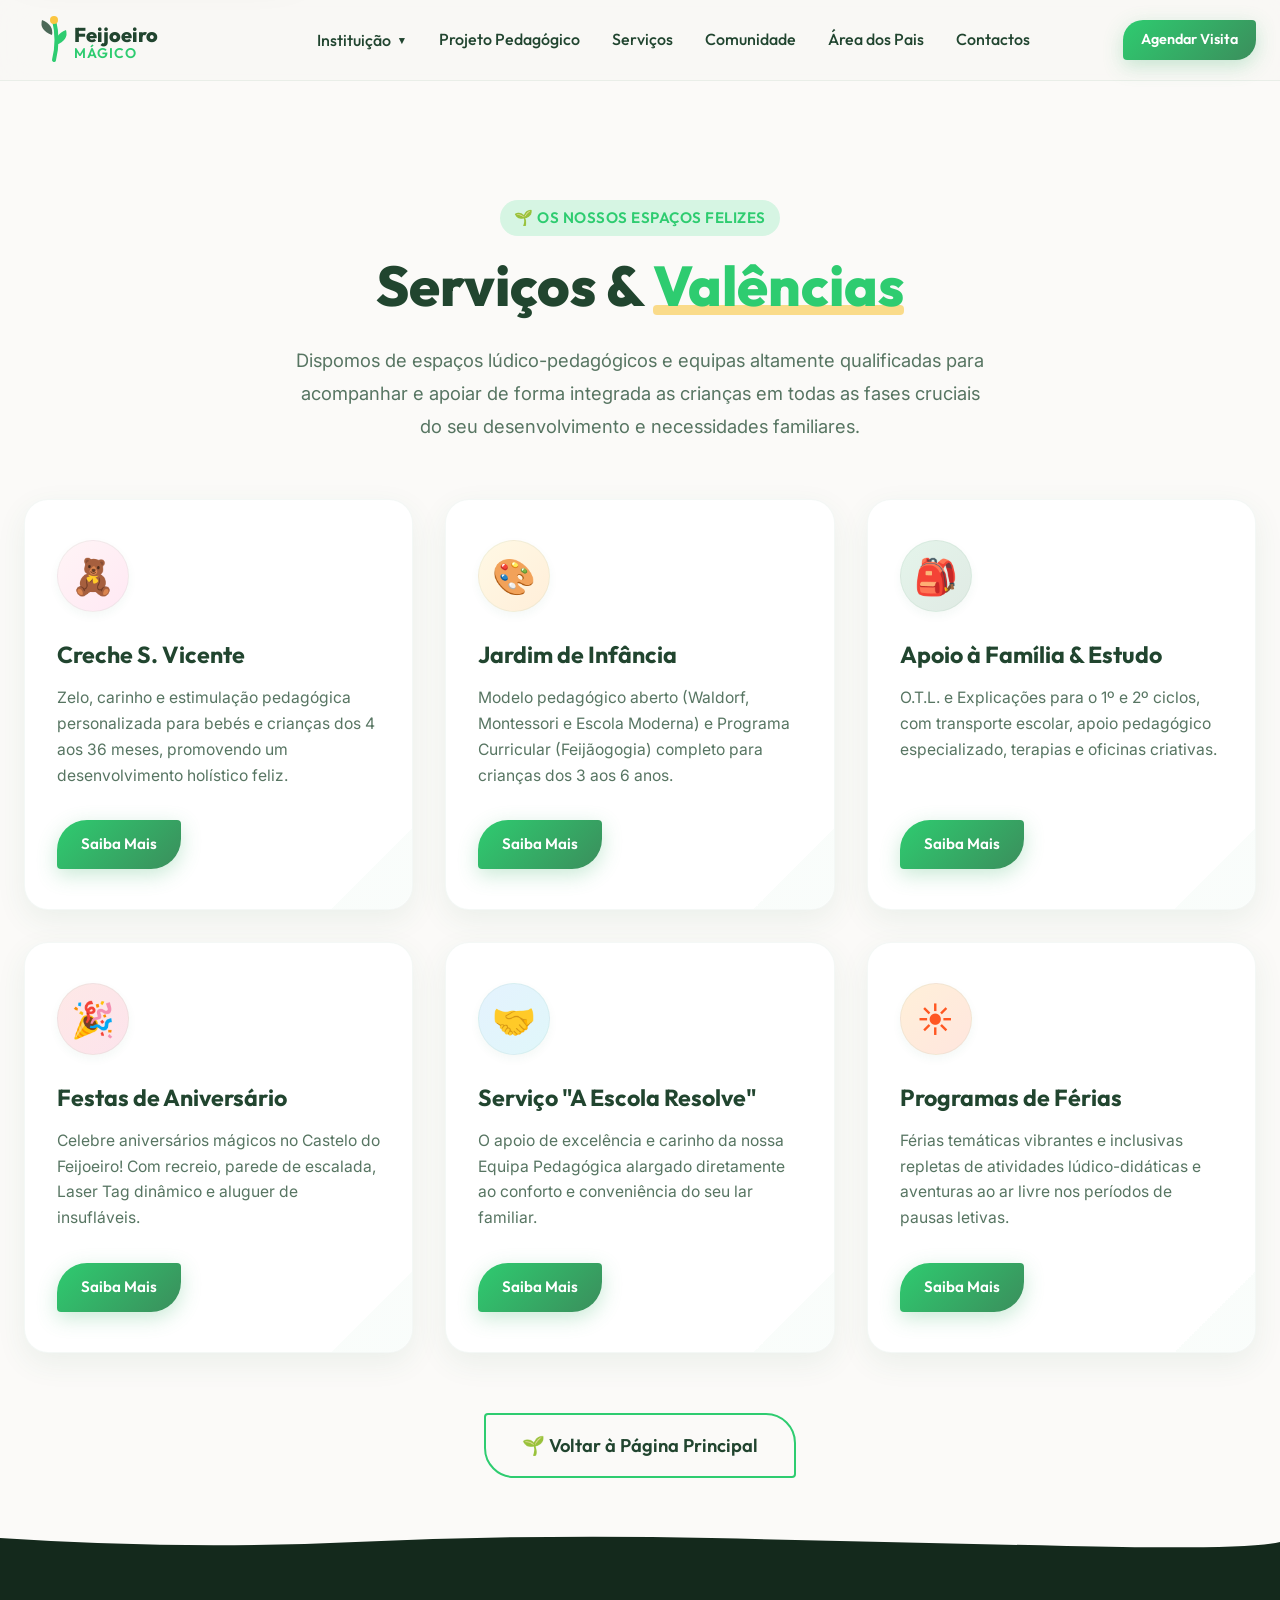
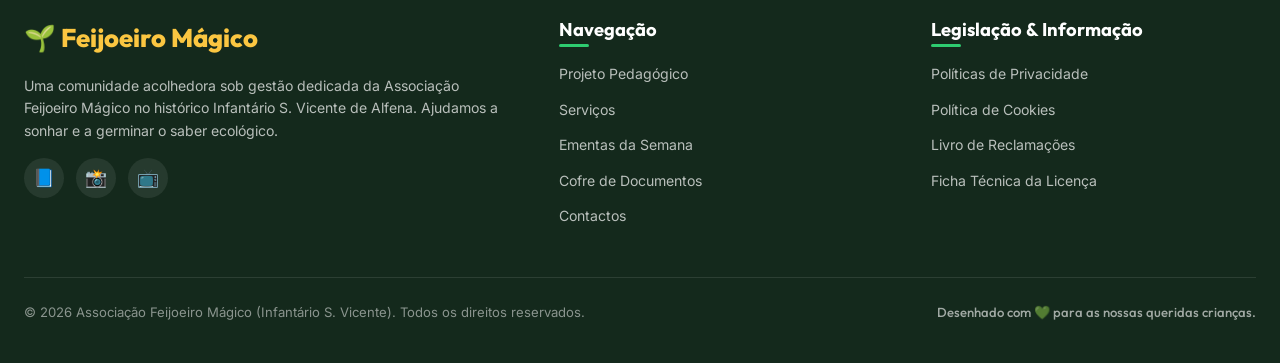
<file: servicos.html>
<!DOCTYPE html>
<html lang="pt">
<head>
    <meta charset="UTF-8">
    <meta name="viewport" content="width=device-width, initial-scale=1.0">
    <meta name="description" content="Os Nossos Serviços e Valências - Creche S. Vicente, Jardim de Infância, Apoio à Família, Festas de Aniversário, Escola Resolve e Programas de Férias na Associação Feijoeiro Mágico.">
    <meta name="keywords" content="servicos feijoeiro magico, creche alfena, catl alfena, jardim infancia valongo, festas aniversario alfena, escola resolve">
    <meta name="author" content="Associação Feijoeiro Mágico">
    <title>Serviços & Valências | Feijoeiro Mágico</title>
    
    <!-- Google Fonts -->
    <link rel="preconnect" href="https://fonts.googleapis.com">
    <link rel="preconnect" href="https://fonts.gstatic.com" crossorigin>
    <link href="https://fonts.googleapis.com/css2?family=Inter:wght@400;500;600&family=Outfit:wght@400;500;600;700;800&display=swap" rel="stylesheet">
    
    <!-- Favicon using SVG -->
    <link rel="icon" type="image/svg+xml" href="data:image/svg+xml,<svg xmlns=%22http://www.w3.org/2000/svg%22 viewBox=%220 0 100 100%22><text y=%22.9em%22 font-size=%2290%22>🌱</text></svg>">

    <!-- CSS Stylesheet -->
    <link rel="stylesheet" href="assets/css/styles.css">

    <!-- Page Specific Premium Styling -->
    <style>
        .services-intro {
            text-align: center;
            max-width: 800px;
            margin: 0 auto 56px auto;
        }

        .services-grid {
            display: grid;
            grid-template-columns: repeat(3, 1fr);
            gap: 32px;
            margin-bottom: 60px;
        }

        @media (max-width: 1024px) {
            .services-grid {
                grid-template-columns: repeat(2, 1fr);
                gap: 24px;
            }
        }

        @media (max-width: 768px) {
            .services-grid {
                grid-template-columns: 1fr;
                gap: 24px;
            }
        }

        .service-card {
            background: var(--white);
            border-radius: 24px;
            padding: 40px 32px;
            box-shadow: var(--shadow-md);
            border: 1px solid rgba(47, 117, 75, 0.05);
            transition: var(--transition-bounce);
            display: flex;
            flex-direction: column;
            position: relative;
            overflow: hidden;
            height: 100%;
        }

        .service-card::after {
            content: '';
            position: absolute;
            bottom: 0;
            right: 0;
            width: 80px;
            height: 80px;
            background: linear-gradient(135deg, transparent 50%, rgba(76, 184, 119, 0.03) 50%);
            border-radius: 0 0 24px 0;
            transition: var(--transition-smooth);
        }

        .service-card:hover {
            transform: translateY(-8px);
            box-shadow: var(--shadow-lg);
            border-color: rgba(76, 184, 119, 0.15);
        }

        .service-card:hover::after {
            background: linear-gradient(135deg, transparent 50%, rgba(76, 184, 119, 0.08) 50%);
        }

        .card-icon-wrap {
            width: 72px;
            height: 72px;
            border-radius: 50%;
            display: flex;
            align-items: center;
            justify-content: center;
            font-size: 2.2rem;
            margin-bottom: 28px;
            box-shadow: var(--shadow-sm);
            border: 1px solid rgba(47, 117, 75, 0.06);
            transition: var(--transition-bounce);
        }

        .service-card:hover .card-icon-wrap {
            transform: scale(1.1) rotate(5deg);
        }

        /* Color variations for icon circles */
        .icon-creche { background: linear-gradient(135deg, rgba(255, 182, 193, 0.15) 0%, rgba(255, 105, 180, 0.15) 100%); color: #ff69b4; }
        .icon-jardim { background: linear-gradient(135deg, rgba(255, 213, 79, 0.15) 0%, rgba(255, 143, 0, 0.15) 100%); color: #ff8f00; }
        .icon-apoio { background: linear-gradient(135deg, rgba(76, 184, 119, 0.15) 0%, rgba(47, 117, 75, 0.15) 100%); color: var(--forest); }
        .icon-aniversarios { background: linear-gradient(135deg, rgba(244, 67, 54, 0.12) 0%, rgba(233, 30, 99, 0.12) 100%); color: #e91e63; }
        .icon-escola-resolve { background: linear-gradient(135deg, rgba(33, 150, 243, 0.12) 0%, rgba(0, 188, 212, 0.12) 100%); color: #00bcd4; }
        .icon-programas-ferias { background: linear-gradient(135deg, rgba(255, 152, 0, 0.15) 0%, rgba(255, 87, 34, 0.15) 100%); color: #ff5722; }

        .service-card h3 {
            font-size: 1.45rem;
            color: var(--forest);
            margin-bottom: 16px;
            font-family: var(--font-heading);
            font-weight: 700;
        }

        .service-card p {
            font-size: 0.98rem;
            line-height: 1.65;
            color: var(--text-muted);
            margin-bottom: 32px;
            flex-grow: 1;
        }

        .service-card .btn-leaf {
            margin-top: auto;
            align-self: flex-start;
            padding: 12px 24px;
            font-size: 0.95rem;
            width: auto;
        }
        
        .service-card .btn-leaf:focus-visible {
            outline: 3px solid var(--sun-yellow);
            outline-offset: 4px;
        }
    </style>
</head>
<body>

    <!-- Accessibility skip-link -->
    <a href="#conteudo-principal" class="skip-link">Saltar para o conteúdo principal</a>

    <!-- Header & Navigation -->
    <header class="main-header">
        <div class="header-container">
            <a href="index.html" class="logo-link" aria-label="Feijoeiro Mágico - Página Inicial">
                <!-- SVG Beanstalk Logo -->
                <svg class="logo-svg" viewBox="0 0 200 60" width="200" height="60" xmlns="http://www.w3.org/2000/svg">
                    <g transform="translate(10, 5)">
                        <!-- Beanstalk Stem -->
                        <path d="M20,45 Q25,25 20,5" fill="none" stroke="var(--accent-leaf)" stroke-width="4" stroke-linecap="round"/>
                        <!-- Leaves -->
                        <path d="M22,30 Q35,25 32,15 Q20,20 22,30" fill="var(--accent-leaf)" />
                        <path d="M18,20 Q5,15 8,5 Q20,10 18,20" fill="var(--primary-green)" opacity="0.8" />
                        <!-- Golden Sun -->
                        <circle cx="20" cy="5" r="4" fill="var(--sun-yellow)" />
                    </g>
                    <!-- Text -->
                    <text x="50" y="32" font-family="'Outfit', sans-serif" font-weight="800" font-size="20" fill="var(--primary-green)">Feijoeiro</text>
                    <text x="50" y="48" font-family="'Outfit', sans-serif" font-weight="600" font-size="14" fill="var(--accent-leaf)" letter-spacing="1">MÁGICO</text>
                </svg>
            </a>

            <!-- Desktop Navigation -->
            <nav class="nav-desktop" aria-label="Menu Principal">
                <ul>
                    <li class="nav-item-dropdown">
                        <button class="dropdown-trigger" aria-haspopup="true" aria-expanded="false">
                            Instituição <span class="dropdown-arrow" aria-hidden="true">▼</span>
                        </button>
                        <ul class="dropdown-menu" aria-label="Submenu Instituição">
                            <li><a href="missao.html">Missão</a></li>
                            <li><a href="horario.html">Horário de Funcionamento</a></li>
                            <li><a href="sinergias.html">Sinergias</a></li>
                            <li><a href="regulamento.html">Regulamento Interno</a></li>
                            <li><a href="contingencia.html">Plano de Contingência</a></li>
                        </ul>
                    </li>
                    <li><a href="index.html#projeto">Projeto Pedagógico</a></li>
                    <li><a href="servicos.html">Serviços</a></li>
                    <li><a href="comunidade.html">Comunidade</a></li>
                    <li><a href="index.html#pais">Área dos Pais</a></li>
                    <li><a href="contactos.html">Contactos</a></li>
                </ul>
            </nav>

            <div class="header-actions">
                <a href="index.html#contactos" class="btn btn-leaf btn-small" id="header-cta">Agendar Visita</a>
            </div>

            <!-- Hamburger Button -->
            <button class="menu-toggle" aria-label="Abrir menu" aria-expanded="false" aria-controls="nav-mobile">
                <span class="hamburger-bar"></span>
                <span class="hamburger-bar"></span>
                <span class="hamburger-bar"></span>
            </button>
        </div>
    </header>

    <!-- Mobile Navigation Overlay -->
    <nav class="nav-mobile" id="nav-mobile" aria-label="Menu Móvel" aria-hidden="true">
        <ul>
            <li class="nav-item-dropdown-mobile">
                <button class="dropdown-trigger-mobile" aria-haspopup="true" aria-expanded="false">
                    Instituição <span class="dropdown-arrow-mobile" aria-hidden="true">▼</span>
                </button>
                <ul class="dropdown-menu-mobile" aria-label="Submenu Instituição Móvel">
                    <li><a href="missao.html">Missão</a></li>
                    <li><a href="horario.html">Horário de Funcionamento</a></li>
                    <li><a href="sinergias.html">Sinergias</a></li>
                    <li><a href="regulamento.html">Regulamento Interno</a></li>
                    <li><a href="contingencia.html">Plano de Contingência</a></li>
                </ul>
            </li>
            <li><a href="index.html#projeto">Projeto Pedagógico</a></li>
            <li><a href="servicos.html">Serviços</a></li>
            <li><a href="comunidade.html">Comunidade</a></li>
            <li><a href="index.html#pais">Área dos Pais</a></li>
            <li><a href="contactos.html">Contactos</a></li>
            <li><a href="index.html#contactos" class="btn btn-leaf btn-mobile-cta">Agendar Visita</a></li>
        </ul>
        <div class="mobile-nav-decor">
            <svg viewBox="0 0 100 100" class="mobile-decor-svg" xmlns="http://www.w3.org/2000/svg">
                <path d="M0,80 Q50,40 100,80 L100,100 L0,100 Z" fill="var(--mint-light)" opacity="0.3"></path>
                <path d="M0,90 Q50,70 100,90 L100,100 L0,100 Z" fill="var(--mint-light)" opacity="0.5"></path>
            </svg>
        </div>
    </nav>

    <!-- Main Content -->
    <main id="conteudo-principal" style="padding-top: 120px;">
        <section class="section animate-scroll active" style="padding: 80px 0;">
            <div class="container">
                
                <!-- Tagline & Heading -->
                <div class="services-intro">
                    <span class="hero-tagline" style="display: inline-block;">🌱 Os Nossos Espaços Felizes</span>
                    <h1 class="hero-title" style="font-size: clamp(2.2rem, 5vw, 3.5rem); margin-top: 16px; margin-bottom: 24px; line-height: 1.2;">
                        Serviços & <span class="highlight">Valências</span>
                    </h1>
                    <p class="section-desc" style="font-size: 1.15rem; line-height: 1.8; color: var(--text-muted); max-width: 700px; margin: 0 auto;">
                        Dispomos de espaços lúdico-pedagógicos e equipas altamente qualificadas para acompanhar e apoiar de forma integrada as crianças em todas as fases cruciais do seu desenvolvimento e necessidades familiares.
                    </p>
                </div>

                <!-- 6 Premium Services Grid -->
                <div class="services-grid">
                    
                    <!-- 1. Creche S. Vicente -->
                    <article class="service-card">
                        <div class="card-icon-wrap icon-creche" aria-hidden="true">🧸</div>
                        <h3>Creche S. Vicente</h3>
                        <p>Zelo, carinho e estimulação pedagógica personalizada para bebés e crianças dos 4 aos 36 meses, promovendo um desenvolvimento holístico feliz.</p>
                        <a href="creche.html" class="btn btn-leaf" aria-label="Saber mais sobre a Creche S. Vicente">Saiba Mais</a>
                    </article>

                    <!-- 2. Jardim de Infância -->
                    <article class="service-card">
                        <div class="card-icon-wrap icon-jardim" aria-hidden="true">🎨</div>
                        <h3>Jardim de Infância</h3>
                        <p>Modelo pedagógico aberto (Waldorf, Montessori e Escola Moderna) e Programa Curricular (Feijãogogia) completo para crianças dos 3 aos 6 anos.</p>
                        <a href="jardim-infancia.html" class="btn btn-leaf" aria-label="Saber mais sobre o Jardim de Infância">Saiba Mais</a>
                    </article>

                    <!-- 3. Apoio à Família e ao Estudo -->
                    <article class="service-card">
                        <div class="card-icon-wrap icon-apoio" aria-hidden="true">🎒</div>
                        <h3>Apoio à Família & Estudo</h3>
                        <p>O.T.L. e Explicações para o 1º e 2º ciclos, com transporte escolar, apoio pedagógico especializado, terapias e oficinas criativas.</p>
                        <a href="apoio-estudo.html" class="btn btn-leaf" aria-label="Saber mais sobre Apoio à Família e ao Estudo">Saiba Mais</a>
                    </article>

                    <!-- 4. Festas de Aniversário -->
                    <article class="service-card">
                        <div class="card-icon-wrap icon-aniversarios" aria-hidden="true">🎉</div>
                        <h3>Festas de Aniversário</h3>
                        <p>Celebre aniversários mágicos no Castelo do Feijoeiro! Com recreio, parede de escalada, Laser Tag dinâmico e aluguer de insufláveis.</p>
                        <a href="aniversarios.html" class="btn btn-leaf" aria-label="Saber mais sobre Festas de Aniversário">Saiba Mais</a>
                    </article>

                    <!-- 5. Serviço “A Escola Resolve” -->
                    <article class="service-card">
                        <div class="card-icon-wrap icon-escola-resolve" aria-hidden="true">🤝</div>
                        <h3>Serviço "A Escola Resolve"</h3>
                        <p>O apoio de excelência e carinho da nossa Equipa Pedagógica alargado diretamente ao conforto e conveniência do seu lar familiar.</p>
                        <a href="escola-resolve.html" class="btn btn-leaf" aria-label="Saber mais sobre o Serviço A Escola Resolve">Saiba Mais</a>
                    </article>

                    <!-- 6. Programas de Férias -->
                    <article class="service-card">
                        <div class="card-icon-wrap icon-programas-ferias" aria-hidden="true">☀️</div>
                        <h3>Programas de Férias</h3>
                        <p>Férias temáticas vibrantes e inclusivas repletas de atividades lúdico-didáticas e aventuras ao ar livre nos períodos de pausas letivas.</p>
                        <a href="programas-ferias.html" class="btn btn-leaf" aria-label="Saber mais sobre os Programas de Férias">Saiba Mais</a>
                    </article>

                </div>

                <!-- Separation silhouette divider -->
                <div style="text-align: center; margin-top: 20px;">
                    <a href="index.html" class="btn btn-outline-leaf btn-large">🌱 Voltar à Página Principal</a>
                </div>

            </div>
        </section>
    </main>

    <!-- Footer -->
    <footer class="main-footer">
        <div class="footer-curved-background">
            <svg class="footer-silhouette-svg" viewBox="0 0 1440 100" fill="none" preserveAspectRatio="none" xmlns="http://www.w3.org/2000/svg">
                <path d="M0,50 Q200,80 400,60 T800,50 T1200,70 T1440,60 L1440,100 L0,100 Z" fill="var(--forest-dark)"/>
            </svg>
        </div>

        <div class="container footer-content-container">
            <div class="footer-top-grid">
                <div class="footer-brand-col">
                    <div class="footer-logo">🌱 Feijoeiro Mágico</div>
                    <p class="footer-tagline">Uma comunidade acolhedora sob gestão dedicada da Associação Feijoeiro Mágico no histórico Infantário S. Vicente de Alfena. Ajudamos a sonhar e a germinar o saber ecológico.</p>
                    <div class="social-links">
                        <a href="https://facebook.com" target="_blank" rel="noopener noreferrer" aria-label="Visitar Facebook" class="social-icon-btn">📘</a>
                        <a href="https://instagram.com" target="_blank" rel="noopener noreferrer" aria-label="Visitar Instagram" class="social-icon-btn">📸</a>
                        <a href="https://youtube.com" target="_blank" rel="noopener noreferrer" aria-label="Visitar Youtube" class="social-icon-btn">📺</a>
                    </div>
                </div>

                <div class="footer-links-col">
                    <h4>Navegação</h4>
                    <ul>
                        <li><a href="index.html#projeto" class="footer-link">Projeto Pedagógico</a></li>
                        <li><a href="servicos.html" class="footer-link">Serviços</a></li>
                        <li><a href="index.html#pais" class="footer-link">Ementas da Semana</a></li>
                        <li><a href="index.html#pais" class="footer-link">Cofre de Documentos</a></li>
                        <li><a href="contactos.html" class="footer-link">Contactos</a></li>
                    </ul>
                </div>

                <div class="footer-legal-col">
                    <h4>Legislação & Informação</h4>
                    <ul>
                        <li><a href="#" class="footer-link">Políticas de Privacidade</a></li>
                        <li><a href="#" class="footer-link">Política de Cookies</a></li>
                        <li><a href="https://www.livroreclamacoes.pt" target="_blank" rel="noopener noreferrer" class="footer-link">Livro de Reclamações</a></li>
                        <li><a href="#" class="footer-link">Ficha Técnica da Licença</a></li>
                    </ul>
                </div>
            </div>

            <hr class="footer-divider">

            <div class="footer-bottom">
                <p class="copyright-text">&copy; 2026 Associação Feijoeiro Mágico (Infantário S. Vicente). Todos os direitos reservados.</p>
                <p class="footer-credit">Desenhado com 💚 para as nossas queridas crianças.</p>
            </div>
        </div>
    </footer>

    <!-- JS Logic Script -->
    <script src="assets/js/script.js"></script>
</body>
</html>
</file>
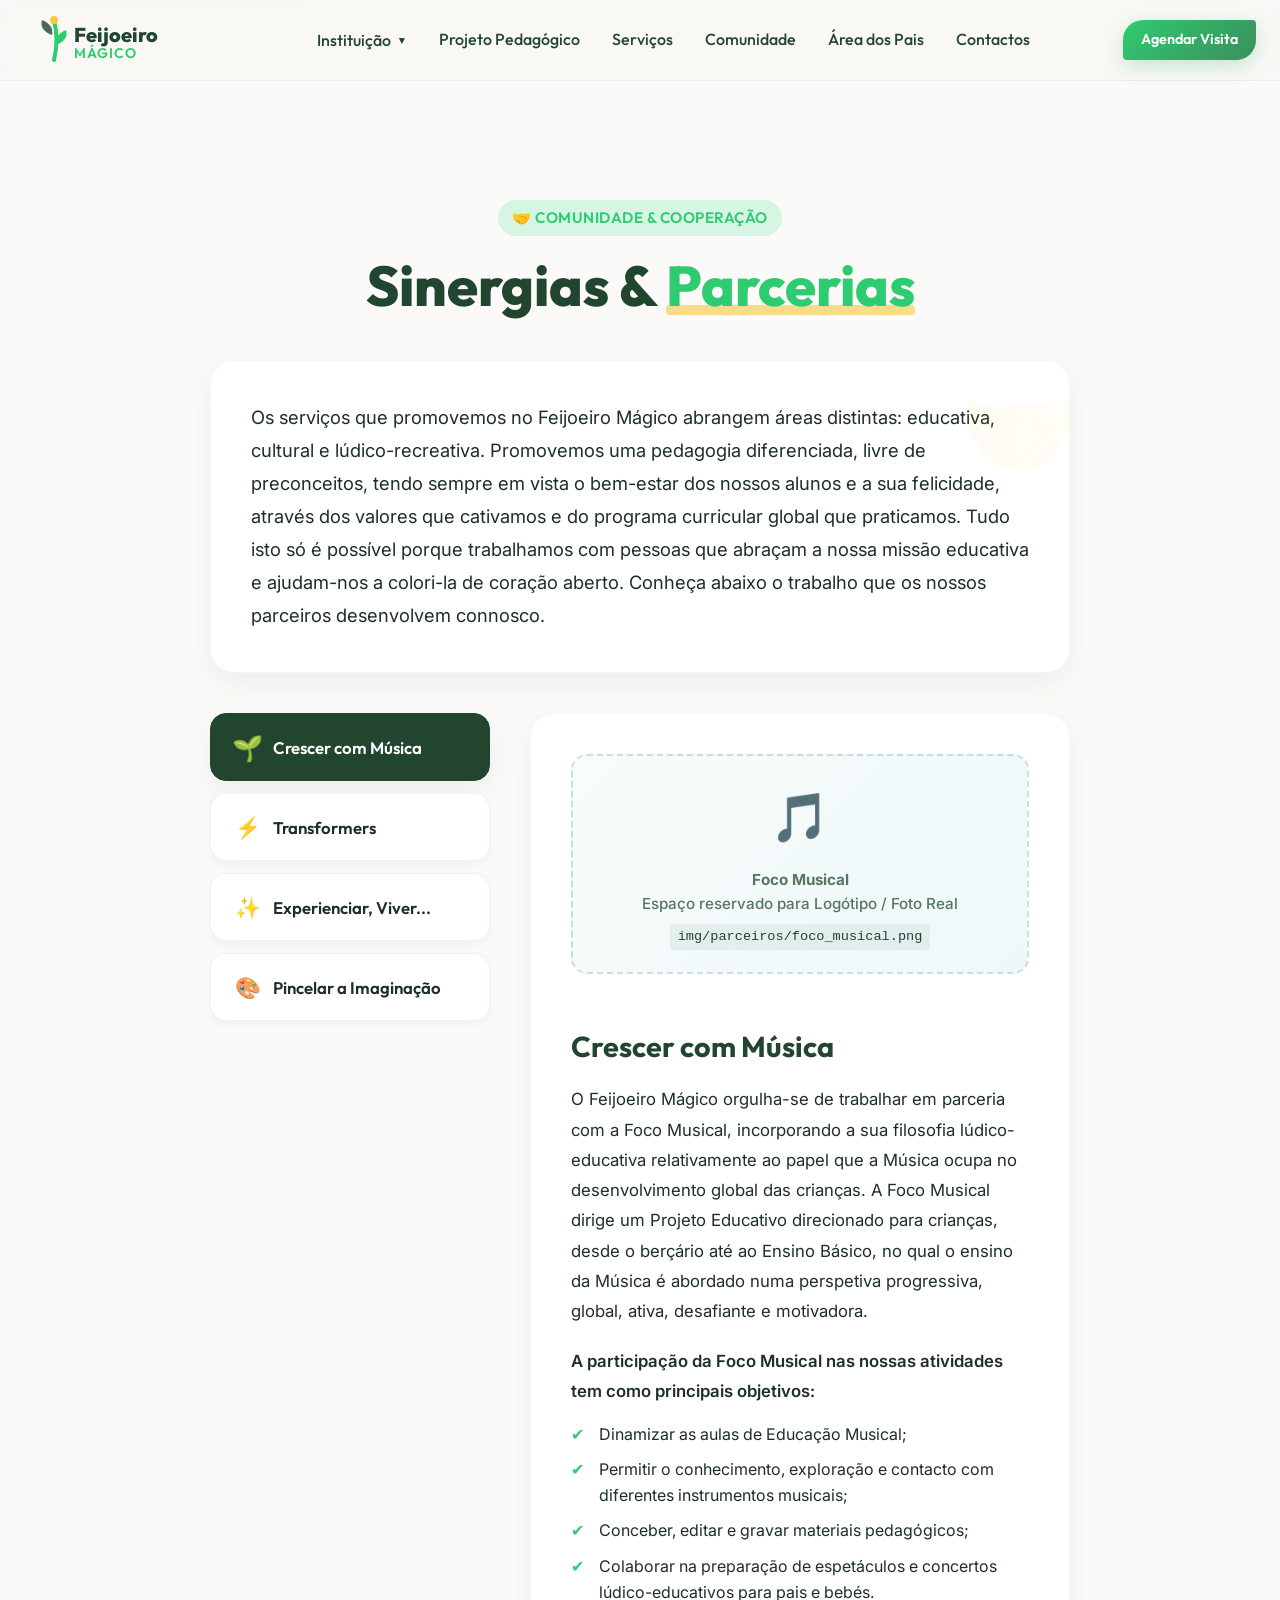
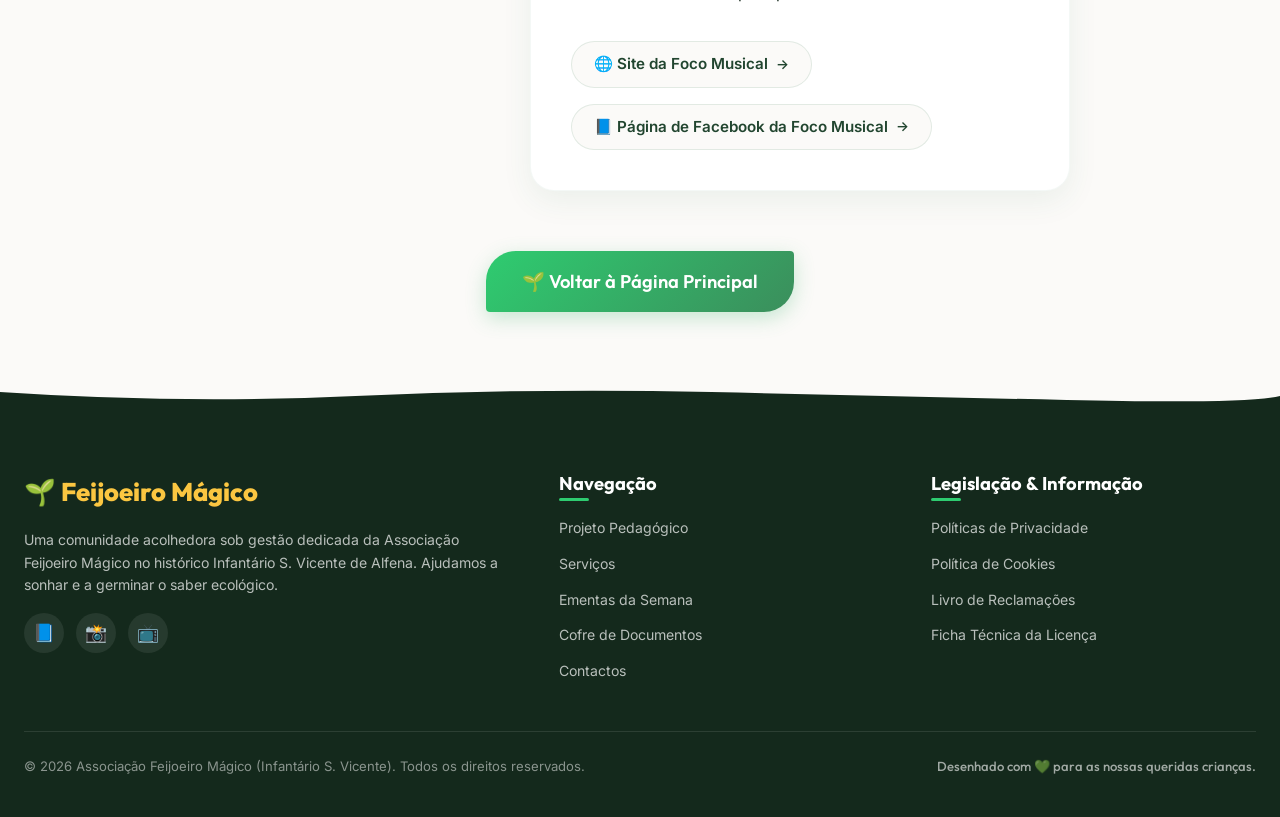
<file: sinergias.html>
<!DOCTYPE html>
<html lang="pt">
<head>
    <meta charset="UTF-8">
    <meta name="viewport" content="width=device-width, initial-scale=1.0">
    <meta name="description" content="Parcerias e Sinergias da Associação Feijoeiro Mágico - Infantário S. Vicente em Alfena. Conheça as entidades que colaboram connosco.">
    <meta name="keywords" content="sinergias feijoeiro magico, parcerias feijoeiro magico, foco musical, transformers, multipla escolha, baaboo, infantario sao vicente">
    <meta name="author" content="Associação Feijoeiro Mágico">
    <title>Sinergias & Parcerias | Feijoeiro Mágico</title>
    
    <!-- Google Fonts -->
    <link rel="preconnect" href="https://fonts.googleapis.com">
    <link rel="preconnect" href="https://fonts.gstatic.com" crossorigin>
    <link href="https://fonts.googleapis.com/css2?family=Inter:wght@400;500;600&family=Outfit:wght@400;500;600;700;800&display=swap" rel="stylesheet">
    
    <!-- Favicon using SVG -->
    <link rel="icon" type="image/svg+xml" href="data:image/svg+xml,<svg xmlns=%22http://www.w3.org/2000/svg%22 viewBox=%220 0 100 100%22><text y=%22.9em%22 font-size=%2290%22>🌱</text></svg>">

    <!-- CSS Stylesheet -->
    <link rel="stylesheet" href="assets/css/styles.css">

    <!-- Page Specific Premium Styling -->
    <style>
        .sinergias-container {
            display: flex;
            gap: 40px;
            margin-top: 40px;
        }
        .sinergias-sidebar {
            flex: 0 0 280px;
            display: flex;
            flex-direction: column;
            gap: 12px;
        }
        .sinergias-content-area {
            flex: 1;
            background: var(--white);
            padding: 40px;
            border-radius: 24px;
            box-shadow: var(--shadow-md);
            border: 1px solid rgba(47, 117, 75, 0.05);
            min-height: 480px;
            display: flex;
            flex-direction: column;
        }
        .sinergia-tab-btn {
            background: var(--white);
            color: var(--text-main);
            border: 1px solid rgba(47, 117, 75, 0.08);
            padding: 20px 24px;
            border-radius: 16px;
            text-align: left;
            font-family: var(--font-heading);
            font-size: 1.05rem;
            font-weight: 600;
            cursor: pointer;
            transition: var(--transition-smooth);
            display: flex;
            align-items: center;
            gap: 12px;
            box-shadow: var(--shadow-sm);
        }
        .sinergia-tab-btn:hover {
            transform: translateY(-2px);
            border-color: var(--accent-leaf);
            background: linear-gradient(135deg, var(--white) 0%, var(--mint-light) 100%);
        }
        .sinergia-tab-btn:focus-visible {
            outline: 2px solid var(--accent-leaf);
            outline-offset: 2px;
        }
        .sinergia-tab-btn.active {
            background: var(--primary-green);
            color: var(--white);
            border-color: var(--primary-green);
            box-shadow: var(--shadow-md);
        }
        .sinergia-tab-btn.active .tab-icon {
            transform: scale(1.2);
            display: inline-block;
        }
        .tab-icon {
            font-size: 1.3rem;
            transition: transform 0.3s ease;
        }

        .tabpanel-content {
            display: none;
            animation: fadeInTab 0.5s cubic-bezier(0.16, 1, 0.3, 1) forwards;
            flex-direction: column;
            gap: 20px;
        }
        .tabpanel-content.active {
            display: flex;
        }

        @keyframes fadeInTab {
            from {
                opacity: 0;
                transform: translateY(10px);
            }
            to {
                opacity: 1;
                transform: translateY(0);
            }
        }

        /* Image/Logo Placeholders - Styled and Modular */
        .partner-logo-placeholder {
            width: 100%;
            height: 220px;
            border: 2px dashed rgba(47, 117, 75, 0.2);
            background: linear-gradient(135deg, rgba(76, 184, 119, 0.04) 0%, rgba(198, 228, 240, 0.3) 100%);
            border-radius: 16px;
            display: flex;
            flex-direction: column;
            align-items: center;
            justify-content: center;
            color: var(--text-muted);
            font-size: 0.95rem;
            font-weight: 500;
            margin-bottom: 24px;
            transition: var(--transition-smooth);
            text-align: center;
            padding: 20px;
            cursor: pointer;
        }
        .partner-logo-placeholder:hover {
            border-color: var(--accent-leaf);
            background: linear-gradient(135deg, rgba(76, 184, 119, 0.08) 0%, rgba(198, 228, 240, 0.5) 100%);
        }
        .partner-logo-placeholder .icon {
            font-size: 3rem;
            margin-bottom: 12px;
            display: block;
        }
        .partner-logo-placeholder code {
            display: inline-block;
            background: rgba(47, 117, 75, 0.08);
            padding: 2px 8px;
            border-radius: 4px;
            margin-top: 8px;
            font-family: monospace;
            font-size: 0.85rem;
            color: var(--primary-green);
        }

        /* Textual Links for Foco Musical */
        .partner-links-container {
            display: flex;
            gap: 16px;
            margin-top: 16px;
            flex-wrap: wrap;
        }
        .partner-link-btn {
            display: inline-flex;
            align-items: center;
            gap: 8px;
            padding: 10px 22px;
            background: var(--off-white);
            border: 1px solid rgba(47, 117, 75, 0.12);
            border-radius: 30px;
            font-size: 0.95rem;
            font-weight: 600;
            color: var(--primary-green);
            transition: var(--transition-smooth);
        }
        .partner-link-btn:hover {
            background: var(--primary-green);
            color: var(--white);
            border-color: var(--primary-green);
            transform: translateY(-2px);
            box-shadow: var(--shadow-sm);
        }
        .partner-link-btn .arrow {
            font-size: 0.85rem;
            transition: transform 0.3s ease;
        }
        .partner-link-btn:hover .arrow {
            transform: translateX(3px);
        }

        /* Responsive Mobile tabs */
        @media (max-width: 768px) {
            .sinergias-container {
                flex-direction: column;
                gap: 24px;
            }
            .sinergias-sidebar {
                flex-direction: row;
                overflow-x: auto;
                padding-bottom: 12px;
                scroll-snap-type: x mandatory;
                -webkit-overflow-scrolling: touch;
                width: 100%;
                gap: 12px;
                scrollbar-width: thin;
                scrollbar-color: var(--accent-leaf) transparent;
            }
            /* Hide scrollbar default on Webkit */
            .sinergias-sidebar::-webkit-scrollbar {
                height: 6px;
            }
            .sinergias-sidebar::-webkit-scrollbar-thumb {
                background: rgba(76, 184, 119, 0.4);
                border-radius: 10px;
            }
            .sinergias-sidebar::-webkit-scrollbar-track {
                background: transparent;
            }
            .sinergia-tab-btn {
                flex: 0 0 auto;
                scroll-snap-align: start;
                padding: 14px 20px;
                font-size: 0.95rem;
                border-radius: 12px;
            }
            .sinergias-content-area {
                padding: 24px;
                min-height: auto;
            }
        }
    </style>
</head>
<body>

    <!-- Accessibility skip-link -->
    <a href="#conteudo-principal" class="skip-link">Saltar para o conteúdo principal</a>

    <!-- Header & Navigation -->
    <header class="main-header">
        <div class="header-container">
            <a href="index.html" class="logo-link" aria-label="Feijoeiro Mágico - Página Inicial">
                <!-- SVG Beanstalk Logo -->
                <svg class="logo-svg" viewBox="0 0 200 60" width="200" height="60" xmlns="http://www.w3.org/2000/svg">
                    <g transform="translate(10, 5)">
                        <!-- Beanstalk Stem -->
                        <path d="M20,45 Q25,25 20,5" fill="none" stroke="var(--accent-leaf)" stroke-width="4" stroke-linecap="round"/>
                        <!-- Leaves -->
                        <path d="M22,30 Q35,25 32,15 Q20,20 22,30" fill="var(--accent-leaf)" />
                        <path d="M18,20 Q5,15 8,5 Q20,10 18,20" fill="var(--primary-green)" opacity="0.8" />
                        <!-- Golden Sun -->
                        <circle cx="20" cy="5" r="4" fill="var(--sun-yellow)" />
                    </g>
                    <!-- Text -->
                    <text x="50" y="32" font-family="'Outfit', sans-serif" font-weight="800" font-size="20" fill="var(--primary-green)">Feijoeiro</text>
                    <text x="50" y="48" font-family="'Outfit', sans-serif" font-weight="600" font-size="14" fill="var(--accent-leaf)" letter-spacing="1">MÁGICO</text>
                </svg>
            </a>

            <!-- Desktop Navigation -->
            <nav class="nav-desktop" aria-label="Menu Principal">
                <ul>
                    <li class="nav-item-dropdown">
                        <button class="dropdown-trigger" aria-haspopup="true" aria-expanded="false">
                            Instituição <span class="dropdown-arrow" aria-hidden="true">▼</span>
                        </button>
                        <ul class="dropdown-menu" aria-label="Submenu Instituição">
                            <li><a href="missao.html">Missão</a></li>
                            <li><a href="horario.html">Horário de Funcionamento</a></li>
                            <li><a href="sinergias.html">Sinergias</a></li>
                            <li><a href="regulamento.html">Regulamento Interno</a></li>
                            <li><a href="contingencia.html">Plano de Contingência</a></li>
                        </ul>
                    </li>
                    <li><a href="index.html#projeto">Projeto Pedagógico</a></li>
                    <li><a href="servicos.html">Serviços</a></li>
                    <li><a href="comunidade.html">Comunidade</a></li>
                    <li><a href="index.html#pais">Área dos Pais</a></li>
                    <li><a href="contactos.html">Contactos</a></li>
                </ul>
            </nav>

            <div class="header-actions">
                <a href="index.html#contactos" class="btn btn-leaf btn-small" id="header-cta">Agendar Visita</a>
            </div>

            <!-- Hamburger Button -->
            <button class="menu-toggle" aria-label="Abrir menu" aria-expanded="false" aria-controls="nav-mobile">
                <span class="hamburger-bar"></span>
                <span class="hamburger-bar"></span>
                <span class="hamburger-bar"></span>
            </button>
        </div>
    </header>

    <!-- Mobile Navigation Overlay -->
    <nav class="nav-mobile" id="nav-mobile" aria-label="Menu Móvel" aria-hidden="true">
        <ul>
            <li class="nav-item-dropdown-mobile">
                <button class="dropdown-trigger-mobile" aria-haspopup="true" aria-expanded="false">
                    Instituição <span class="dropdown-arrow-mobile" aria-hidden="true">▼</span>
                </button>
                <ul class="dropdown-menu-mobile" aria-label="Submenu Instituição Móvel">
                    <li><a href="missao.html">Missão</a></li>
                    <li><a href="horario.html">Horário de Funcionamento</a></li>
                    <li><a href="sinergias.html">Sinergias</a></li>
                    <li><a href="regulamento.html">Regulamento Interno</a></li>
                    <li><a href="contingencia.html">Plano de Contingência</a></li>
                </ul>
            </li>
            <li><a href="index.html#projeto">Projeto Pedagógico</a></li>
            <li><a href="servicos.html">Serviços</a></li>
            <li><a href="comunidade.html">Comunidade</a></li>
            <li><a href="index.html#pais">Área dos Pais</a></li>
            <li><a href="contactos.html">Contactos</a></li>
            <li><a href="index.html#contactos" class="btn btn-leaf btn-mobile-cta">Agendar Visita</a></li>
        </ul>
        <div class="mobile-nav-decor">
            <svg viewBox="0 0 100 100" class="mobile-decor-svg" xmlns="http://www.w3.org/2000/svg">
                <path d="M0,80 Q50,40 100,80 L100,100 L0,100 Z" fill="var(--mint-light)" opacity="0.3"></path>
                <path d="M0,90 Q50,70 100,90 L100,100 L0,100 Z" fill="var(--mint-light)" opacity="0.5"></path>
            </svg>
        </div>
    </nav>

    <!-- Main Content -->
    <main id="conteudo-principal" style="padding-top: 120px;">
        <section class="section animate-scroll active" style="padding: 80px 0;">
            <div class="container" style="max-width: 900px; margin: 0 auto; padding: 0 20px;">
                
                <!-- Tagline & Heading -->
                <div style="text-align: center; margin-bottom: 40px;">
                    <span class="hero-tagline" style="display: inline-block;">🤝 Comunidade & Cooperação</span>
                    <h1 class="hero-title" style="font-size: clamp(2.2rem, 5vw, 3.5rem); margin-top: 16px; margin-bottom: 24px; line-height: 1.2;">
                        Sinergias & <span class="highlight">Parcerias</span>
                    </h1>
                </div>

                <!-- Intro Card -->
                <div style="background: var(--white); padding: 40px; border-radius: 24px; box-shadow: var(--shadow-md); border: 1px solid rgba(47, 117, 75, 0.05); margin-bottom: 40px; position: relative; overflow: hidden;">
                    <div style="position: absolute; top: -10px; right: -10px; font-size: 6rem; opacity: 0.04; pointer-events: none; user-select: none;">🤝</div>
                    <p style="font-size: 1.15rem; line-height: 1.8; color: var(--text-main); margin: 0;">
                        Os serviços que promovemos no Feijoeiro Mágico abrangem áreas distintas: educativa, cultural e lúdico-recreativa. Promovemos uma pedagogia diferenciada, livre de preconceitos, tendo sempre em vista o bem-estar dos nossos alunos e a sua felicidade, através dos valores que cativamos e do programa curricular global que praticamos. Tudo isto só é possível porque trabalhamos com pessoas que abraçam a nossa missão educativa e ajudam-nos a colori-la de coração aberto. Conheça abaixo o trabalho que os nossos parceiros desenvolvem connosco.
                    </p>
                </div>

                <!-- Tabs Container Component -->
                <div class="sinergias-container">
                    
                    <!-- Vertical/Horizontal Sidebar -->
                    <div class="sinergias-sidebar" role="tablist" aria-label="Parceiros do Feijoeiro Mágico">
                        <button class="sinergia-tab-btn active" role="tab" aria-selected="true" aria-controls="panel-musica" id="tab-musica">
                            <span class="tab-icon">🌱</span> Crescer com Música
                        </button>
                        <button class="sinergia-tab-btn" role="tab" aria-selected="false" aria-controls="panel-transformers" id="tab-transformers">
                            <span class="tab-icon">⚡</span> Transformers
                        </button>
                        <button class="sinergia-tab-btn" role="tab" aria-selected="false" aria-controls="panel-experienciar" id="tab-experienciar">
                            <span class="tab-icon">✨</span> Experienciar, Viver...
                        </button>
                        <button class="sinergia-tab-btn" role="tab" aria-selected="false" aria-controls="panel-pincelar" id="tab-pincelar">
                            <span class="tab-icon">🎨</span> Pincelar a Imaginação
                        </button>
                    </div>

                    <!-- Interactive Content Area -->
                    <div class="sinergias-content-area">
                        
                        <!-- TAB 1: Crescer com Música -->
                        <div class="tabpanel-content active" id="panel-musica" role="tabpanel" aria-labelledby="tab-musica" tabindex="0">
                            <!-- Image / Logo Placeholder -->
                            <div class="partner-logo-placeholder" title="Clique para substituir esta imagem no futuro">
                                <span class="icon">🎵</span>
                                <strong>Foco Musical</strong>
                                <span>Espaço reservado para Logótipo / Foto Real</span>
                                <code>img/parceiros/foco_musical.png</code>
                            </div>

                            <h2 style="font-size: 1.8rem; color: var(--forest); margin-top: 10px;">Crescer com Música</h2>
                            <p style="font-size: 1.05rem; line-height: 1.8; color: var(--text-main);">
                                O Feijoeiro Mágico orgulha-se de trabalhar em parceria com a Foco Musical, incorporando a sua filosofia lúdico-educativa relativamente ao papel que a Música ocupa no desenvolvimento global das crianças. A Foco Musical dirige um Projeto Educativo direcionado para crianças, desde o berçário até ao Ensino Básico, no qual o ensino da Música é abordado numa perspetiva progressiva, global, ativa, desafiante e motivadora.
                            </p>
                            <p style="font-size: 1.05rem; line-height: 1.8; color: var(--text-main); font-weight: 600; margin-bottom: -5px;">
                                A participação da Foco Musical nas nossas atividades tem como principais objetivos:
                            </p>
                            <ul style="display: flex; flex-direction: column; gap: 10px; padding-left: 0; list-style: none;">
                                <li style="position: relative; padding-left: 28px;">
                                    <span style="position: absolute; left: 0; color: var(--accent-leaf);">✔</span>
                                    Dinamizar as aulas de Educação Musical;
                                </li>
                                <li style="position: relative; padding-left: 28px;">
                                    <span style="position: absolute; left: 0; color: var(--accent-leaf);">✔</span>
                                    Permitir o conhecimento, exploração e contacto com diferentes instrumentos musicais;
                                </li>
                                <li style="position: relative; padding-left: 28px;">
                                    <span style="position: absolute; left: 0; color: var(--accent-leaf);">✔</span>
                                    Conceber, editar e gravar materiais pedagógicos;
                                </li>
                                <li style="position: relative; padding-left: 28px;">
                                    <span style="position: absolute; left: 0; color: var(--accent-leaf);">✔</span>
                                    Colaborar na preparação de espetáculos e concertos lúdico-educativos para pais e bebés.
                                </li>
                            </ul>

                            <!-- Textual Partner Links (Foco Musical Requirement) -->
                            <div class="partner-links-container">
                                <a href="https://www.focomusical.pt" target="_blank" rel="noopener noreferrer" class="partner-link-btn" aria-label="Visitar Website da Foco Musical">
                                    🌐 Site da Foco Musical <span class="arrow">→</span>
                                </a>
                                <a href="https://www.facebook.com/focomusical" target="_blank" rel="noopener noreferrer" class="partner-link-btn" aria-label="Visitar Página de Facebook da Foco Musical">
                                    📘 Página de Facebook da Foco Musical <span class="arrow">→</span>
                                </a>
                            </div>
                        </div>

                        <!-- TAB 2: Movimento Transformers -->
                        <div class="tabpanel-content" id="panel-transformers" role="tabpanel" aria-labelledby="tab-transformers" tabindex="0">
                            <!-- Image / Logo Placeholder -->
                            <div class="partner-logo-placeholder" title="Clique para substituir esta imagem no futuro">
                                <span class="icon">⚡</span>
                                <strong>Movimento Transformers</strong>
                                <span>Espaço reservado para Logótipo / Foto Real</span>
                                <code>img/parceiros/transformers.png</code>
                            </div>

                            <h2 style="font-size: 1.8rem; color: var(--forest); margin-top: 10px;">Movimento Transformers</h2>
                            <p style="font-size: 1.05rem; line-height: 1.8; color: var(--text-main);">
                                Os Transformers são um Movimento Global de pessoas que se impelem a marcar e fazer a diferença na sociedade através daquilo que mais gostam de fazer! O ponto de união deste Movimento é a visão de um mundo onde cada um descobre o seu superpoder (um dom, atividade, culinária, fotografia, etc.) e o usa para melhorar o mundo.
                            </p>
                            <p style="font-size: 1.05rem; line-height: 1.8; color: var(--text-main);">
                                Para que as nossas crianças possam descobrir e desenvolver os seus superpoderes, criámos uma <strong>'Escola de Superpoderes'</strong>, recebendo mentores que vêm partilhar as suas paixões com os nossos aprendizes, atuando positivamente na transformação da comunidade.
                            </p>
                        </div>

                        <!-- TAB 3: Experienciar, Viver, Sorrir… -->
                        <div class="tabpanel-content" id="panel-experienciar" role="tabpanel" aria-labelledby="tab-experienciar" tabindex="0">
                            <!-- Image / Logo Placeholder -->
                            <div class="partner-logo-placeholder" title="Clique para substituir esta imagem no futuro">
                                <span class="icon">✨</span>
                                <strong>Múltipla Escolha & Equipa Multi</strong>
                                <span>Espaço reservado para Logótipo / Foto Real</span>
                                <code>img/parceiros/multipla_escolha.png</code>
                            </div>

                            <h2 style="font-size: 1.8rem; color: var(--forest); margin-top: 10px;">Experienciar, Viver, Sorrir…</h2>
                            <p style="font-size: 1.05rem; line-height: 1.8; color: var(--text-main);">
                                A Associação Feijoeiro Mágico e a Múltipla Escolha uniram sinergias para possibilitar momentos de diversão e um saudável relacionamento com os outros e com a natureza, em contextos lúdicos e recreativos, durante os períodos de férias e nos dias temáticos que dinamizamos ao longo do Ano Letivo.
                            </p>
                            <p style="font-size: 1.05rem; line-height: 1.8; color: var(--text-main);">
                                Contamos também com a colaboração constante da <strong>Equipa Multi</strong> ao longo de todo o ano letivo, no desenvolvimento de Atividades de Enriquecimento Curricular em conjunto com a nossa equipa pedagógica, potenciando o crescimento global dos nossos alunos.
                            </p>
                        </div>

                        <!-- TAB 4: Pincelar a Imaginação… -->
                        <div class="tabpanel-content" id="panel-pincelar" role="tabpanel" aria-labelledby="tab-pincelar" tabindex="0">
                            <!-- Image / Logo Placeholder -->
                            <div class="partner-logo-placeholder" title="Clique para substituir esta imagem no futuro">
                                <span class="icon">🎨</span>
                                <strong>Baaboo</strong>
                                <span>Espaço reservado para Logótipo / Foto Real</span>
                                <code>img/parceiros/baaboo.png</code>
                            </div>

                            <h2 style="font-size: 1.8rem; color: var(--forest); margin-top: 10px;">Pincelar a Imaginação…</h2>
                            <p style="font-size: 1.05rem; line-height: 1.8; color: var(--text-main);">
                                A parceria da Associação Feijoeiro Mágico com a Baaboo prende-se com um enleio de ideais comuns, nos quais é valorizada a importância que os sonhos e a imaginação assumem no desenvolvimento do pensamento livre. A Arte faz despertar os sentidos!
                            </p>
                            <p style="font-size: 1.05rem; line-height: 1.8; color: var(--text-main);">
                                É nesta ótica que entra o trabalho da Baaboo no nosso castelo, trazendo cor, alegria e algo de único às nossas paredes. Sempre que surgir vontade por parte das famílias, a Baaboo leva os seus pincéis a casa dos nossos pequenos para dar cor e levar magia aos seus quartinhos.
                            </p>
                        </div>

                    </div>
                </div>

                <!-- Back to Home Button -->
                <div style="text-align: center; margin-top: 60px; margin-bottom: 20px;">
                    <a href="index.html" class="btn btn-leaf btn-large">🌱 Voltar à Página Principal</a>
                </div>

            </div>
        </section>
    </main>

    <!-- Footer -->
    <footer class="main-footer">
        <div class="footer-curved-background">
            <svg class="footer-silhouette-svg" viewBox="0 0 1440 100" fill="none" preserveAspectRatio="none" xmlns="http://www.w3.org/2000/svg">
                <path d="M0,50 Q200,80 400,60 T800,50 T1200,70 T1440,60 L1440,100 L0,100 Z" fill="var(--forest-dark)"/>
            </svg>
        </div>

        <div class="container footer-content-container">
            <div class="footer-top-grid">
                <div class="footer-brand-col">
                    <div class="footer-logo">🌱 Feijoeiro Mágico</div>
                    <p class="footer-tagline">Uma comunidade acolhedora sob gestão dedicada da Associação Feijoeiro Mágico no histórico Infantário S. Vicente de Alfena. Ajudamos a sonhar e a germinar o saber ecológico.</p>
                    <div class="social-links">
                        <a href="https://facebook.com" target="_blank" rel="noopener noreferrer" aria-label="Visitar Facebook" class="social-icon-btn">📘</a>
                        <a href="https://instagram.com" target="_blank" rel="noopener noreferrer" aria-label="Visitar Instagram" class="social-icon-btn">📸</a>
                        <a href="https://youtube.com" target="_blank" rel="noopener noreferrer" aria-label="Visitar Youtube" class="social-icon-btn">📺</a>
                    </div>
                </div>

                <div class="footer-links-col">
                    <h4>Navegação</h4>
                    <ul>
                        <li><a href="index.html#projeto" class="footer-link">Projeto Pedagógico</a></li>
                        <li><a href="servicos.html" class="footer-link">Serviços</a></li>
                        <li><a href="index.html#pais" class="footer-link">Ementas da Semana</a></li>
                        <li><a href="index.html#pais" class="footer-link">Cofre de Documentos</a></li>
                        <li><a href="contactos.html" class="footer-link">Contactos</a></li>
                    </ul>
                </div>

                <div class="footer-legal-col">
                    <h4>Legislação & Informação</h4>
                    <ul>
                        <li><a href="#" class="footer-link">Políticas de Privacidade</a></li>
                        <li><a href="#" class="footer-link">Política de Cookies</a></li>
                        <li><a href="https://www.livroreclamacoes.pt" target="_blank" rel="noopener noreferrer" class="footer-link">Livro de Reclamações</a></li>
                        <li><a href="#" class="footer-link">Ficha Técnica da Licença</a></li>
                    </ul>
                </div>
            </div>

            <hr class="footer-divider">

            <div class="footer-bottom">
                <p class="copyright-text">&copy; 2026 Associação Feijoeiro Mágico (Infantário S. Vicente). Todos os direitos reservados.</p>
                <p class="footer-credit">Desenhado com 💚 para as nossas queridas crianças.</p>
            </div>
        </div>
    </footer>

    <!-- JS Logic Script (Global Navigation) -->
    <script src="assets/js/script.js"></script>

    <!-- Page Specific Tabs JavaScript Controller -->
    <script>
        document.addEventListener('DOMContentLoaded', () => {
            const tabs = document.querySelectorAll('.sinergia-tab-btn');
            const panels = document.querySelectorAll('.tabpanel-content');

            tabs.forEach(tab => {
                tab.addEventListener('click', () => {
                    // Deactivate all tabs
                    tabs.forEach(t => {
                        t.classList.remove('active');
                        t.setAttribute('aria-selected', 'false');
                    });

                    // Hide all panels
                    panels.forEach(p => p.classList.remove('active'));

                    // Activate selected tab
                    tab.classList.add('active');
                    tab.setAttribute('aria-selected', 'true');

                    // Show corresponding panel
                    const targetId = tab.getAttribute('aria-controls');
                    const targetPanel = document.getElementById(targetId);
                    if (targetPanel) {
                        targetPanel.classList.add('active');
                        // Scroll slightly in mobile scrollbars to center the active button
                        if (window.innerWidth <= 768) {
                            tab.scrollIntoView({ behavior: 'smooth', inline: 'center', block: 'nearest' });
                        }
                    }
                });

                // Key support for accessibility
                tab.addEventListener('keydown', (e) => {
                    let index = Array.prototype.indexOf.call(tabs, tab);
                    if (e.key === 'ArrowRight' || e.key === 'ArrowDown') {
                        let nextTab = tabs[index + 1] || tabs[0];
                        nextTab.focus();
                        nextTab.click();
                        e.preventDefault();
                    } else if (e.key === 'ArrowLeft' || e.key === 'ArrowUp') {
                        let prevTab = tabs[index - 1] || tabs[tabs.length - 1];
                        prevTab.focus();
                        prevTab.click();
                        e.preventDefault();
                    }
                });
            });
        });
    </script>
</body>
</html>
</file>
<file: assets/css/styles.css>
/* ==========================================================================
   DESIGN SYSTEM & VARIABLES - FEIJOEIRO MÁGICO
   ========================================================================== */
:root {
    /* Strict Brand Colors */
    --primary-green: hsl(143, 35%, 20%);
    --accent-leaf: hsl(145, 63%, 49%);
    --sun-yellow: hsl(43, 96%, 62%);

    /* Color Palette Aliases */
    --forest: var(--primary-green);
    --forest-dark: hsl(143, 35%, 12%);
    --forest-light: hsl(143, 20%, 30%);
    --sage: hsl(138, 24%, 42%);
    --sage-light: hsl(138, 25%, 85%);
    --mint: var(--accent-leaf);
    --mint-light: hsl(145, 60%, 90%);
    --yellow: var(--sun-yellow);
    --yellow-light: hsl(43, 100%, 93%);
    --sky-blue: hsl(198, 80%, 94%);
    --sky-blue-deep: hsl(198, 70%, 75%);
    --off-white: hsl(40, 30%, 98%);
    --white: hsl(0, 0%, 100%);
    
    /* Text Colors */
    --text-main: hsl(143, 25%, 15%);
    --text-muted: hsl(143, 15%, 40%);
    
    /* Typography */
    --font-heading: 'Outfit', -apple-system, BlinkMacSystemFont, "Segoe UI", Roboto, sans-serif;
    --font-body: 'Inter', -apple-system, BlinkMacSystemFont, "Segoe UI", Roboto, sans-serif;
    
    /* Effects & Shadows */
    --shadow-sm: 0 4px 10px rgba(47, 117, 75, 0.05);
    --shadow-md: 0 10px 30px rgba(47, 117, 75, 0.08);
    --shadow-lg: 0 20px 50px rgba(20, 50, 30, 0.12);
    --transition-smooth: all 0.4s cubic-bezier(0.16, 1, 0.3, 1);
    --transition-bounce: all 0.5s cubic-bezier(0.34, 1.56, 0.64, 1);
    
    /* Border Radius Shapes */
    --radius-organic-1: 60% 40% 30% 70% / 60% 30% 70% 40%;
    --radius-organic-2: 40% 60% 70% 30% / 50% 60% 40% 50%;
    --radius-organic-3: 50% 50% 30% 70% / 60% 40% 60% 40%;
}

/* ==========================================================================
   RESET & GLOBAL STYLES
   ========================================================================== */
*, *::before, *::after {
    box-sizing: border-box;
    margin: 0;
    padding: 0;
}

html {
    scroll-behavior: smooth;
    font-size: 16px;
    -webkit-font-smoothing: antialiased;
}

body {
    font-family: var(--font-body);
    background-color: var(--off-white);
    color: var(--text-main);
    line-height: 1.6;
    overflow-x: hidden;
}

h1, h2, h3, h4, h5, h6 {
    font-family: var(--font-heading);
    color: var(--forest);
    font-weight: 700;
    line-height: 1.25;
}

a {
    color: inherit;
    text-decoration: none;
    transition: var(--transition-smooth);
}

ul {
    list-style: none;
}

img, svg {
    max-width: 100%;
    height: auto;
    display: block;
}

/* Skip-link for Accessibility */
.skip-link {
    position: absolute;
    top: -100px;
    left: 20px;
    background: var(--yellow);
    color: var(--forest);
    padding: 10px 20px;
    font-family: var(--font-heading);
    font-weight: bold;
    border-radius: 0 0 12px 12px;
    z-index: 9999;
    box-shadow: var(--shadow-lg);
    transition: top 0.2s ease;
}

.skip-link:focus {
    top: 0;
}

/* ==========================================================================
   BUTTONS SYSTEM
   ========================================================================== */
.btn {
    display: inline-flex;
    align-items: center;
    justify-content: center;
    font-family: var(--font-heading);
    font-weight: 600;
    text-align: center;
    border: none;
    cursor: pointer;
    transition: var(--transition-bounce);
    outline: none;
}

/* Leaf Button Motif */
.btn-leaf {
    background: linear-gradient(135deg, var(--mint), #3b8e5c);
    color: var(--white);
    border-radius: 30px 4px 30px 4px;
    padding: 14px 28px;
    font-size: 1.05rem;
    box-shadow: 0 6px 20px rgba(76, 184, 119, 0.3);
}

.btn-leaf:hover {
    transform: translateY(-3px) scale(1.02);
    box-shadow: 0 10px 25px rgba(76, 184, 119, 0.45);
    background: linear-gradient(135deg, #53c582, var(--forest-light));
}

.btn-leaf:active {
    transform: translateY(-1px);
}

/* Outline Leaf Button */
.btn-outline-leaf {
    background: transparent;
    color: var(--forest);
    border: 2px solid var(--mint);
    border-radius: 4px 30px 4px 30px;
    padding: 12px 26px;
    font-size: 1.05rem;
}

.btn-outline-leaf:hover {
    background: var(--mint-light);
    color: var(--forest);
    transform: translateY(-3px);
    box-shadow: 0 6px 15px rgba(76, 184, 119, 0.15);
}

/* Button variants */
.btn-small {
    padding: 8px 18px;
    font-size: 0.9rem;
    border-radius: 20px 4px 20px 4px;
}

.btn-large {
    padding: 16px 36px;
    font-size: 1.15rem;
}

.btn-block {
    display: flex;
    width: 100%;
}

/* ==========================================================================
   HEADER & NAVIGATION
   ========================================================================== */
.main-header {
    position: fixed;
    top: 0;
    left: 0;
    width: 100%;
    z-index: 1000;
    background: rgba(248, 247, 245, 0.85);
    backdrop-filter: blur(16px);
    -webkit-backdrop-filter: blur(16px);
    border-bottom: 1px solid rgba(47, 117, 75, 0.08);
    transition: var(--transition-smooth);
}

/* Header Shrink on Scroll */
.main-header.scrolled {
    padding: 5px 0;
    box-shadow: var(--shadow-sm);
    background: rgba(248, 247, 245, 0.95);
}

.header-container {
    max-width: 1280px;
    margin: 0 auto;
    padding: 10px 24px;
    display: flex;
    align-items: center;
    justify-content: space-between;
}

.logo-link {
    display: flex;
    align-items: center;
}

.logo-svg {
    transition: var(--transition-bounce);
}

.logo-link:hover .logo-svg {
    transform: scale(1.03) rotate(-1deg);
}

/* Desktop Navigation */
.nav-desktop ul {
    display: flex;
    gap: 32px;
    align-items: center;
}

.nav-desktop a {
    font-family: var(--font-heading);
    font-weight: 500;
    color: var(--forest);
    font-size: 1rem;
    position: relative;
    padding: 8px 0;
}

.nav-desktop a::after {
    content: '';
    position: absolute;
    bottom: 0;
    left: 0;
    width: 0;
    height: 3px;
    background: var(--yellow);
    border-radius: 2px;
    transition: var(--transition-smooth);
}

.nav-desktop a:hover {
    color: var(--mint);
}

.nav-desktop a:hover::after {
    width: 100%;
}

/* Desktop Dropdown System */
.nav-item-dropdown {
    position: relative;
}

.nav-desktop .dropdown-trigger {
    background: none;
    border: none;
    cursor: pointer;
    font-family: var(--font-heading);
    font-weight: 500;
    color: var(--forest);
    font-size: 1rem;
    position: relative;
    padding: 8px 0;
    display: inline-flex;
    align-items: center;
    gap: 6px;
    transition: var(--transition-smooth);
}

.nav-desktop .dropdown-trigger::after {
    content: '';
    position: absolute;
    bottom: 0;
    left: 0;
    width: 0;
    height: 3px;
    background: var(--yellow);
    border-radius: 2px;
    transition: var(--transition-smooth);
}

.nav-desktop .dropdown-trigger:hover,
.nav-desktop .nav-item-dropdown:hover .dropdown-trigger,
.nav-desktop .nav-item-dropdown.active-focus .dropdown-trigger {
    color: var(--mint);
}

.nav-desktop .dropdown-trigger:hover::after,
.nav-desktop .nav-item-dropdown:hover .dropdown-trigger::after,
.nav-desktop .nav-item-dropdown.active-focus .dropdown-trigger::after {
    width: 100%;
}

.nav-desktop .dropdown-arrow {
    font-size: 0.65rem;
    transition: transform 0.3s ease;
    display: inline-block;
}

.nav-desktop .nav-item-dropdown:hover .dropdown-arrow,
.nav-desktop .nav-item-dropdown.active-focus .dropdown-arrow {
    transform: rotate(180deg);
}

/* Dropdown Menu Container (Desktop) */
.nav-desktop .dropdown-menu {
    position: absolute;
    top: 100%;
    left: 50%;
    transform: translateX(-50%) translateY(12px);
    width: max-content;
    background: rgba(255, 255, 255, 0.9);
    backdrop-filter: blur(10px);
    -webkit-backdrop-filter: blur(10px);
    border: 1px solid rgba(47, 117, 75, 0.08);
    border-radius: 16px;
    padding: 12px;
    box-shadow: var(--shadow-lg);
    opacity: 0;
    visibility: hidden;
    transition: opacity 0.3s cubic-bezier(0.16, 1, 0.3, 1), 
                transform 0.3s cubic-bezier(0.16, 1, 0.3, 1), 
                visibility 0.3s;
    z-index: 100;
    display: flex;
    flex-direction: column;
    gap: 4px;
}

/* Hover or Active (Keyboard) opens dropdown */
.nav-desktop .nav-item-dropdown:hover .dropdown-menu,
.nav-desktop .nav-item-dropdown.active-focus .dropdown-menu {
    opacity: 1;
    visibility: visible;
    transform: translateX(-50%) translateY(0);
}

.nav-desktop .dropdown-menu li {
    width: 100%;
    list-style: none;
}

.nav-desktop .dropdown-menu a {
    display: block;
    padding: 10px 18px;
    border-radius: 8px;
    font-size: 0.95rem;
    font-weight: 500;
    color: var(--forest);
    transition: var(--transition-smooth);
    text-align: left;
    white-space: nowrap; /* Prevent breaking lines inside dropdown links */
}

.nav-desktop .dropdown-menu a::after {
    display: none; /* Disable horizontal slide underline for dropdown links */
}

.nav-desktop .dropdown-menu a:hover {
    background-color: var(--mint-light);
    color: var(--forest);
    transform: translateX(4px);
}

/* Mobile Hamburger Toggle */
.menu-toggle {
    display: none;
    flex-direction: column;
    justify-content: space-between;
    width: 30px;
    height: 21px;
    background: transparent;
    border: none;
    cursor: pointer;
    z-index: 1100;
}

.hamburger-bar {
    width: 100%;
    height: 3px;
    background-color: var(--forest);
    border-radius: 3px;
    transition: var(--transition-bounce);
}

/* Mobile Hamburger Open State */
.menu-toggle[aria-expanded="true"] .hamburger-bar:nth-child(1) {
    transform: translateY(9px) rotate(45deg);
}

.menu-toggle[aria-expanded="true"] .hamburger-bar:nth-child(2) {
    opacity: 0;
    transform: translateX(-20px);
}

.menu-toggle[aria-expanded="true"] .hamburger-bar:nth-child(3) {
    transform: translateY(-9px) rotate(-45deg);
}

/* Mobile Menu Panel */
.nav-mobile {
    position: fixed;
    top: 0;
    right: -100%;
    width: 80%;
    max-width: 400px;
    height: 100vh;
    background: var(--off-white);
    box-shadow: var(--shadow-lg);
    z-index: 999;
    padding: 120px 40px 40px;
    display: flex;
    flex-direction: column;
    transition: right 0.4s cubic-bezier(0.16, 1, 0.3, 1);
}

.nav-mobile.open {
    right: 0;
}

.nav-mobile ul {
    display: flex;
    flex-direction: column;
    gap: 24px;
}

.nav-mobile a {
    font-family: var(--font-heading);
    font-weight: 600;
    font-size: 1.3rem;
    color: var(--forest);
    display: block;
}

.nav-mobile a:hover {
    color: var(--mint);
    padding-left: 8px;
}

/* Mobile Dropdown Styling */
.nav-item-dropdown-mobile {
    width: 100%;
    display: flex;
    flex-direction: column;
}

.dropdown-trigger-mobile {
    background: none;
    border: none;
    cursor: pointer;
    font-family: var(--font-heading);
    font-weight: 600;
    font-size: 1.3rem;
    color: var(--forest);
    display: flex;
    align-items: center;
    justify-content: space-between;
    width: 100%;
    padding: 8px 0;
    text-align: left;
    transition: var(--transition-smooth);
}

.dropdown-trigger-mobile:hover,
.dropdown-trigger-mobile.active-mobile {
    color: var(--mint);
}

.dropdown-arrow-mobile {
    font-size: 0.8rem;
    transition: transform 0.3s ease;
}

.dropdown-trigger-mobile.active-mobile .dropdown-arrow-mobile {
    transform: rotate(180deg);
}

/* Mobile Submenu links */
.dropdown-menu-mobile {
    max-height: 0;
    opacity: 0;
    overflow: hidden;
    list-style: none;
    padding-left: 16px;
    display: flex;
    flex-direction: column;
    gap: 12px;
    transition: max-height 0.4s cubic-bezier(0.16, 1, 0.3, 1), 
                opacity 0.4s ease, 
                margin 0.4s ease;
    margin-top: 0;
}

.dropdown-menu-mobile.open-mobile {
    max-height: 300px;
    opacity: 1;
    margin-top: 12px;
    margin-bottom: 8px;
}

.dropdown-menu-mobile li {
    list-style: none;
    width: 100%;
}

.dropdown-menu-mobile a {
    font-size: 1.1rem;
    font-weight: 500;
    color: var(--text-muted);
    transition: var(--transition-smooth);
    padding: 4px 0;
    display: block;
}

.dropdown-menu-mobile a:hover {
    color: var(--mint);
    padding-left: 6px;
}

.btn-mobile-cta {
    margin-top: 20px;
    text-align: center;
}

.mobile-nav-decor {
    margin-top: auto;
    width: 100%;
    height: 150px;
    position: relative;
    overflow: hidden;
}

.mobile-decor-svg {
    position: absolute;
    bottom: 0;
    left: 0;
    width: 100%;
    height: 100%;
}

/* ==========================================================================
   HERO SECTION
   ========================================================================== */
.hero-section {
    position: relative;
    padding: 160px 0 100px;
    background: radial-gradient(circle at 80% 20%, var(--sky-blue) 0%, var(--off-white) 70%);
    overflow: hidden;
}

.hero-bg-vines {
    position: absolute;
    top: 0;
    left: 0;
    width: 100%;
    height: 100%;
    pointer-events: none;
    z-index: 1;
}

.vine-svg {
    position: absolute;
    top: 0;
    height: 100%;
    width: 120px;
}

.vine-left {
    left: 0;
}

.vine-right {
    right: 0;
}

.hero-container {
    max-width: 1280px;
    margin: 0 auto;
    padding: 0 24px;
    display: grid;
    grid-template-columns: 1.1fr 0.9fr;
    gap: 48px;
    align-items: center;
    position: relative;
    z-index: 2;
}

.hero-content {
    display: flex;
    flex-direction: column;
    gap: 20px;
}

.hero-tagline {
    font-family: var(--font-heading);
    font-weight: 600;
    font-size: 0.95rem;
    color: var(--mint);
    background: var(--mint-light);
    padding: 6px 14px;
    border-radius: 20px;
    width: max-content;
    text-transform: uppercase;
    letter-spacing: 0.5px;
}

.hero-title {
    font-size: clamp(2.5rem, 5vw, 3.8rem);
    line-height: 1.15;
    font-weight: 800;
}

.hero-title .highlight {
    color: var(--mint);
    position: relative;
    display: inline-block;
}

.hero-title .highlight::after {
    content: '';
    position: absolute;
    bottom: 5px;
    left: 0;
    width: 100%;
    height: 10px;
    background: var(--yellow);
    z-index: -1;
    opacity: 0.6;
    border-radius: 4px;
}

.hero-subtitle {
    font-size: 1.15rem;
    color: var(--text-muted);
    max-width: 540px;
}

.hero-ctas {
    display: flex;
    gap: 16px;
    margin-top: 10px;
}

.hero-trust-badges {
    display: flex;
    flex-wrap: wrap;
    gap: 16px;
    margin-top: 24px;
}

.badge {
    display: inline-flex;
    align-items: center;
    gap: 8px;
    background: var(--white);
    padding: 8px 16px;
    border-radius: 30px;
    box-shadow: var(--shadow-sm);
    border: 1px solid rgba(47, 117, 75, 0.04);
}

.badge-icon {
    font-size: 1.1rem;
}

.badge-text {
    font-size: 0.85rem;
    font-family: var(--font-heading);
    font-weight: 600;
    color: var(--forest);
}

/* Hero Visual / Illustrations */
.hero-visual {
    display: flex;
    justify-content: center;
    align-items: center;
    position: relative;
}

.organic-frame-container {
    position: relative;
    width: 100%;
    max-width: 440px;
    aspect-ratio: 1;
}

.hero-sun {
    position: absolute;
    top: -20px;
    right: 20px;
    width: 90px;
    height: 90px;
    background: radial-gradient(circle, var(--yellow) 30%, #ffd040 100%);
    border-radius: 50%;
    box-shadow: 0 0 40px rgba(255, 208, 64, 0.6);
    animation: sunPulse 6s ease-in-out infinite alternate;
    z-index: 1;
}

.hero-cloud {
    position: absolute;
    font-size: 2.5rem;
    opacity: 0.85;
    z-index: 4;
    animation: cloudFloat 8s ease-in-out infinite;
}

.cloud-1 {
    top: 30px;
    left: -40px;
    animation-duration: 10s;
}

.cloud-2 {
    bottom: 80px;
    right: -30px;
    animation-delay: 2s;
    animation-duration: 8s;
}

/* Dynamic Pebble Frame styling */
.organic-frame {
    width: 100%;
    height: 100%;
    background: var(--white);
    padding: 12px;
    border-radius: var(--radius-organic-1);
    box-shadow: var(--shadow-lg);
    animation: organicFloat 12s ease-in-out infinite;
    position: relative;
    z-index: 3;
    overflow: hidden;
    border: 4px solid var(--white);
}

.organic-frame-inner {
    width: 100%;
    height: 100%;
    background: var(--sky-blue);
    border-radius: inherit;
    overflow: hidden;
    display: flex;
    align-items: center;
    justify-content: center;
}

.magical-growth-illustration {
    width: 100%;
    height: 100%;
    transform: scale(1.05);
}

.curve-separator {
    position: absolute;
    bottom: -2px;
    left: 0;
    width: 100%;
    line-height: 0;
    z-index: 10;
}

.curve-separator svg {
    width: 100%;
    height: 80px;
}

/* ==========================================================================
   GLOBAL SECTION STYLING
   ========================================================================== */
.section {
    padding: 100px 0;
    position: relative;
}

.container {
    max-width: 1280px;
    margin: 0 auto;
    padding: 0 24px;
}

.section-header {
    max-width: 720px;
    margin: 0 auto 60px;
}

.text-center {
    text-align: center;
}

.section-tag {
    font-family: var(--font-heading);
    font-weight: 700;
    font-size: 0.85rem;
    color: var(--mint);
    text-transform: uppercase;
    letter-spacing: 1px;
    display: inline-block;
    margin-bottom: 12px;
}

.section-title {
    font-size: clamp(2rem, 4vw, 2.8rem);
    font-weight: 800;
    margin-bottom: 20px;
}

.section-desc {
    font-size: 1.1rem;
    color: var(--text-muted);
}

/* ==========================================================================
   EDUCATIONAL PROJECT (PEDAGOGY)
   ========================================================================== */
.pedagogy-section {
    background-color: var(--off-white);
}

.pedagogy-grid {
    display: grid;
    grid-template-columns: repeat(auto-fit, minmax(320px, 1fr));
    gap: 32px;
    margin-bottom: 60px;
}

.pedagogy-card {
    background: var(--white);
    padding: 48px 36px;
    border-radius: 24px;
    box-shadow: var(--shadow-sm);
    position: relative;
    overflow: hidden;
    transition: var(--transition-bounce);
    border: 1px solid rgba(47, 117, 75, 0.03);
    z-index: 1;
}

.pedagogy-card:hover {
    transform: translateY(-8px);
    box-shadow: var(--shadow-lg);
}

/* Organic colored blob under active cards */
.card-shape-bg {
    position: absolute;
    top: -50px;
    right: -50px;
    width: 150px;
    height: 150px;
    border-radius: 50%;
    z-index: -1;
    opacity: 0.15;
    transition: var(--transition-smooth);
}

.shape-1 { background-color: var(--mint); border-radius: var(--radius-organic-1); }
.shape-2 { background-color: var(--yellow); border-radius: var(--radius-organic-2); }
.shape-3 { background-color: var(--sky-blue-deep); border-radius: var(--radius-organic-3); }

.pedagogy-card:hover .card-shape-bg {
    transform: scale(1.4) rotate(45deg);
    opacity: 0.25;
}

.card-icon-container {
    width: 64px;
    height: 64px;
    border-radius: 20px;
    display: flex;
    align-items: center;
    justify-content: center;
    font-size: 2rem;
    margin-bottom: 24px;
    background-color: var(--off-white);
    box-shadow: inset 0 2px 5px rgba(0,0,0,0.02);
}

.pedagogy-card h3 {
    font-size: 1.4rem;
    margin-bottom: 16px;
}

.pedagogy-card p {
    color: var(--text-muted);
    font-size: 0.95rem;
}

.card-leaf-accent {
    position: absolute;
    bottom: -15px;
    right: -15px;
    width: 50px;
    height: 50px;
    background: rgba(76, 184, 119, 0.1);
    border-radius: 50% 0 50% 0;
    transition: var(--transition-bounce);
    transform: rotate(45deg);
}

.pedagogy-card:hover .card-leaf-accent {
    transform: rotate(15deg) scale(1.3);
    background: rgba(76, 184, 119, 0.2);
}

/* Quote block */
.pedagogy-quote-block {
    background: linear-gradient(135deg, var(--white), var(--yellow-light));
    border-radius: 30px;
    padding: 50px;
    margin-top: 80px;
    box-shadow: var(--shadow-md);
    text-align: center;
    position: relative;
    border: 1px solid rgba(255, 208, 64, 0.2);
}

.quote-leaves {
    font-size: 2.2rem;
    margin-bottom: 16px;
    display: inline-block;
    animation: wiggle 3s ease-in-out infinite;
}

.pedagogy-quote {
    font-family: var(--font-heading);
    font-weight: 600;
    font-style: italic;
    font-size: clamp(1.2rem, 3vw, 1.6rem);
    color: var(--forest);
    margin-bottom: 20px;
    line-height: 1.4;
}

.quote-author {
    font-family: var(--font-heading);
    font-weight: 700;
    color: var(--sage);
    font-size: 0.95rem;
    text-transform: uppercase;
    letter-spacing: 0.5px;
}

/* ==========================================================================
   SPACES SECTION (VALÊNCIAS)
   ========================================================================== */
.spaces-section {
    background-color: var(--sky-blue);
    position: relative;
}

.spaces-grid {
    display: grid;
    grid-template-columns: repeat(auto-fit, minmax(340px, 1fr));
    gap: 32px;
}

.space-card {
    background: var(--white);
    border-radius: 32px;
    overflow: hidden;
    box-shadow: var(--shadow-md);
    transition: var(--transition-bounce);
    display: flex;
    flex-direction: column;
    height: 100%;
}

.space-card:hover {
    transform: translateY(-10px);
    box-shadow: var(--shadow-lg);
}

.space-image-placeholder {
    height: 200px;
    display: flex;
    align-items: center;
    justify-content: center;
    position: relative;
    overflow: hidden;
}

/* Pastel colorful card header visuals */
.color-pink { background: linear-gradient(135deg, #f7d2e0 0%, #eab4cc 100%); }
.color-teal { background: linear-gradient(135deg, #bfeae3 0%, #90d5c8 100%); }
.color-yellow { background: linear-gradient(135deg, #fbe8af 0%, #f7d26d 100%); }
.color-orange { background: linear-gradient(135deg, #ffd3b6 0%, #ffaa64 100%); }

.space-svg-icon {
    width: 100px;
    height: 100px;
    opacity: 0.9;
    transition: var(--transition-bounce);
}

.space-card:hover .space-svg-icon {
    transform: scale(1.15) rotate(5deg);
}

.space-age {
    position: absolute;
    bottom: 16px;
    right: 16px;
    background: var(--forest);
    color: var(--white);
    padding: 6px 14px;
    font-family: var(--font-heading);
    font-weight: 600;
    font-size: 0.8rem;
    border-radius: 20px;
}

.space-card-content {
    padding: 32px;
    display: flex;
    flex-direction: column;
    flex-grow: 1;
}

.space-card-content h3 {
    font-size: 1.5rem;
    margin-bottom: 12px;
}

.space-card-content p {
    color: var(--text-muted);
    font-size: 0.95rem;
    margin-bottom: 20px;
}

.space-features {
    display: flex;
    flex-direction: column;
    gap: 8px;
    margin-bottom: 28px;
    font-size: 0.88rem;
    font-weight: 500;
    color: var(--forest-light);
}

.space-card-content .btn {
    margin-top: auto;
}

/* Extracurriculars Board */
.extracurriculars-section {
    margin-top: 80px;
    background: var(--white);
    padding: 50px 40px;
    border-radius: 32px;
    box-shadow: var(--shadow-sm);
}

.extra-title {
    font-size: 1.8rem;
    margin-bottom: 40px;
}

.extra-grid {
    display: grid;
    grid-template-columns: repeat(auto-fit, minmax(220px, 1fr));
    gap: 24px;
}

.extra-item {
    text-align: center;
    padding: 24px;
    border-radius: 20px;
    background: var(--off-white);
    transition: var(--transition-bounce);
    border: 1px solid rgba(47, 117, 75, 0.02);
}

.extra-item:hover {
    background: var(--mint-light);
    transform: scale(1.04);
}

.extra-icon {
    font-size: 2.2rem;
    margin-bottom: 16px;
}

.extra-item h4 {
    font-size: 1.15rem;
    margin-bottom: 8px;
}

.extra-item p {
    font-size: 0.85rem;
    color: var(--text-muted);
}

/* ==========================================================================
   PARENTS SECTION (EMENTAS & DOWNLOADS)
   ========================================================================== */
.parents-section {
    background-color: var(--off-white);
}

/* Ementas Board */
.ementas-container {
    background: var(--white);
    border-radius: 32px;
    box-shadow: var(--shadow-md);
    overflow: hidden;
    margin-bottom: 60px;
    border: 1px solid rgba(47, 117, 75, 0.04);
}

.ementa-header {
    background: var(--forest);
    padding: 40px;
    color: var(--white);
    display: flex;
    justify-content: space-between;
    align-items: center;
    flex-wrap: wrap;
    gap: 24px;
}

.ementa-header-title h3 {
    color: var(--yellow);
    font-size: 1.8rem;
    margin-bottom: 6px;
}

.ementa-header-title p {
    color: rgba(255, 255, 255, 0.85);
    font-size: 0.95rem;
}

/* Interactive Tabs switches */
.tabs-list {
    display: flex;
    background: rgba(255, 255, 255, 0.1);
    padding: 6px;
    border-radius: 40px;
    gap: 4px;
}

.tab-btn {
    border: none;
    background: transparent;
    color: var(--white);
    font-family: var(--font-heading);
    font-weight: 700;
    font-size: 0.95rem;
    padding: 10px 20px;
    border-radius: 30px;
    cursor: pointer;
    transition: var(--transition-smooth);
}

.tab-btn:hover {
    background: rgba(255, 255, 255, 0.15);
}

.tab-btn.active {
    background: var(--yellow);
    color: var(--forest);
    box-shadow: 0 4px 10px rgba(0, 0, 0, 0.1);
}

.ementa-body {
    padding: 40px;
}

.tab-content {
    animation: fadeIn 0.5s ease;
}

.tab-content[hidden] {
    display: none;
}

.menu-items-grid {
    display: grid;
    grid-template-columns: repeat(auto-fit, minmax(230px, 1fr));
    gap: 24px;
}

.menu-course-card {
    background: var(--off-white);
    padding: 28px;
    border-radius: 20px;
    border: 1px solid rgba(47, 117, 75, 0.05);
    display: flex;
    flex-direction: column;
    gap: 12px;
    transition: var(--transition-smooth);
}

.menu-course-card:hover {
    background: var(--white);
    box-shadow: var(--shadow-sm);
    transform: translateY(-2px);
    border-color: var(--mint-light);
}

.course-badge {
    font-family: var(--font-heading);
    font-weight: 700;
    font-size: 0.78rem;
    text-transform: uppercase;
    letter-spacing: 0.5px;
    width: max-content;
    padding: 4px 10px;
    border-radius: 8px;
}

.soup { background-color: #ffe6eb; color: #d63384; }
.main { background-color: #e2f5ec; color: #198754; }
.dessert { background-color: #fff9db; color: #f59f00; }
.snack { background-color: #e7f5ff; color: #0d6efd; }

.menu-course-card h4 {
    font-family: var(--font-body);
    font-size: 0.98rem;
    font-weight: 600;
    color: var(--forest-light);
    line-height: 1.4;
}

/* Downloads Section */
.downloads-grid {
    display: grid;
    grid-template-columns: repeat(auto-fit, minmax(320px, 1fr));
    gap: 28px;
}

.download-card {
    background: var(--white);
    border-radius: 24px;
    padding: 36px;
    box-shadow: var(--shadow-sm);
    display: flex;
    gap: 20px;
    align-items: flex-start;
    border: 1px solid rgba(47, 117, 75, 0.03);
    transition: var(--transition-smooth);
}

.download-card:hover {
    box-shadow: var(--shadow-md);
    transform: translateY(-3px);
}

.download-card-icon {
    font-size: 2.2rem;
    line-height: 1;
}

.download-card-body {
    display: flex;
    flex-direction: column;
    gap: 8px;
    width: 100%;
}

.download-card-body h4 {
    font-size: 1.25rem;
}

.download-card-body p {
    font-size: 0.88rem;
    color: var(--text-muted);
    margin-bottom: 8px;
}

/* Animated Download Button */
.btn-download {
    width: max-content;
    position: relative;
    overflow: hidden;
}

.btn-download .progress-bar {
    position: absolute;
    bottom: 0;
    left: 0;
    width: 0%;
    height: 4px;
    background: var(--yellow);
    transition: width 0.1s linear;
}

/* ==========================================================================
   CONTACTS & LOCATION SECTION
   ========================================================================== */
.contacts-section {
    background-color: var(--forest);
    color: var(--white);
}

.invert-colors .section-tag {
    color: var(--yellow);
}

.invert-colors .section-title {
    color: var(--white);
}

.invert-colors .section-desc {
    color: rgba(255, 255, 255, 0.8);
}

.contacts-grid {
    display: grid;
    grid-template-columns: 1.1fr 0.9fr;
    gap: 48px;
    margin-top: 40px;
}

/* Contact Form Container */
.contact-form-container {
    background: var(--white);
    color: var(--text-main);
    padding: 48px;
    border-radius: 32px;
    box-shadow: var(--shadow-lg);
    position: relative;
    overflow: hidden;
}

.form-title {
    font-size: 1.5rem;
    margin-bottom: 28px;
}

/* Floating Label Form Elements */
.form-group {
    position: relative;
    margin-bottom: 24px;
}

.form-group input, 
.form-group textarea, 
.form-group select {
    width: 100%;
    padding: 16px;
    font-family: var(--font-body);
    font-size: 0.95rem;
    border: 2px solid rgba(47, 117, 75, 0.15);
    border-radius: 12px;
    background: var(--off-white);
    color: var(--text-main);
    outline: none;
    transition: var(--transition-smooth);
}

.form-group input:focus, 
.form-group textarea:focus, 
.form-group select:focus {
    border-color: var(--mint);
    background: var(--white);
    box-shadow: 0 0 10px rgba(76, 184, 119, 0.15);
}

.form-group label {
    position: absolute;
    left: 16px;
    top: 50%;
    transform: translateY(-50%);
    font-family: var(--font-heading);
    font-weight: 500;
    color: var(--text-muted);
    pointer-events: none;
    transition: var(--transition-smooth);
    background: transparent;
}

/* Textarea Label adjust */
.form-group textarea + label {
    top: 24px;
}

/* Floating Label Animation */
.form-group input:focus + label,
.form-group input:not(:placeholder-shown) + label,
.form-group textarea:focus + label,
.form-group textarea:not(:placeholder-shown) + label {
    top: 0;
    left: 12px;
    transform: translateY(-50%) scale(0.85);
    background: var(--white);
    padding: 0 8px;
    color: var(--mint);
    font-weight: bold;
}

/* Select specific label */
.form-group select:focus + label,
.form-group select:valid + label {
    top: 0;
    left: 12px;
    transform: translateY(-50%) scale(0.85);
    background: var(--white);
    padding: 0 8px;
    color: var(--mint);
    font-weight: bold;
}

.form-group select {
    appearance: none;
    -webkit-appearance: none;
}

/* Form validation styling */
.form-group.invalid input, 
.form-group.invalid textarea, 
.form-group.invalid select {
    border-color: #e64980;
    background: #fff0f6;
}

.form-group.invalid label {
    color: #e64980;
}

.error-msg {
    display: none;
    font-size: 0.78rem;
    color: #e64980;
    margin-top: 4px;
    font-weight: 600;
}

.form-group.invalid .error-msg {
    display: block;
}

/* Animated Submit Button */
.btn-submit-magic {
    position: relative;
    padding: 16px;
    font-size: 1.1rem;
    display: flex;
    gap: 8px;
}

.btn-submit-icon {
    font-size: 1.2rem;
    transition: var(--transition-bounce);
}

.btn-submit-magic:hover .btn-submit-icon {
    transform: rotate(30deg) translateY(-3px) scale(1.15);
}

/* Realistic Success Screen Overlay */
.form-success-overlay {
    position: absolute;
    top: 0;
    left: 0;
    width: 100%;
    height: 100%;
    background: rgba(255, 255, 255, 0.98);
    z-index: 10;
    display: flex;
    align-items: center;
    justify-content: center;
    padding: 40px;
    opacity: 0;
    pointer-events: none;
    transition: opacity 0.5s ease;
}

.form-success-overlay.active {
    opacity: 1;
    pointer-events: auto;
}

.success-message-box {
    text-align: center;
    max-width: 460px;
    display: flex;
    flex-direction: column;
    align-items: center;
    gap: 16px;
    transform: scale(0.8);
    transition: var(--transition-bounce);
    transition-delay: 0.2s;
}

.form-success-overlay.active .success-message-box {
    transform: scale(1);
}

.success-icon {
    font-size: 3.5rem;
    margin-bottom: 8px;
    animation: wiggle 3s ease-in-out infinite alternate;
}

.success-message-box h3 {
    color: var(--mint);
    font-size: 1.6rem;
}

.success-message-box p {
    font-size: 0.95rem;
    color: var(--text-muted);
}

.success-lore {
    font-family: var(--font-heading);
    font-weight: 600;
    font-style: italic;
    color: var(--sage);
}

/* Contact Info Column */
.contact-info-container {
    display: flex;
    flex-direction: column;
    gap: 32px;
}

.info-blocks {
    display: flex;
    flex-direction: column;
    gap: 24px;
}

.info-block {
    display: flex;
    gap: 20px;
    align-items: flex-start;
}

.info-block-icon {
    font-size: 1.8rem;
    background: rgba(255,255,255,0.08);
    width: 52px;
    height: 52px;
    border-radius: 16px;
    display: flex;
    align-items: center;
    justify-content: center;
    box-shadow: inset 0 2px 5px rgba(255,255,255,0.05);
}

.info-block-content h4 {
    color: var(--yellow);
    font-size: 1.15rem;
    margin-bottom: 4px;
}

.info-block-content p {
    font-size: 0.95rem;
    color: rgba(255, 255, 255, 0.85);
    line-height: 1.5;
}

.footer-link:hover {
    color: var(--yellow);
    text-decoration: underline;
}

/* Styled Map Wrapper */
.map-wrapper {
    position: relative;
    border-radius: 24px;
    overflow: hidden;
    box-shadow: var(--shadow-lg);
    border: 3px solid rgba(255, 255, 255, 0.1);
    height: 220px;
}

.map-overlay-button {
    position: absolute;
    bottom: 12px;
    right: 12px;
    z-index: 5;
}

/* ==========================================================================
   FOOTER
   ========================================================================== */
.main-footer {
    background-color: var(--forest-dark);
    color: var(--white);
    position: relative;
    padding-top: 60px;
}

.footer-curved-background {
    position: absolute;
    top: -40px;
    left: 0;
    width: 100%;
    height: 40px;
    pointer-events: none;
    overflow: hidden;
}

.footer-silhouette-svg {
    width: 100%;
    height: 100%;
}

.footer-content-container {
    position: relative;
    z-index: 2;
}

.footer-top-grid {
    display: grid;
    grid-template-columns: 1.5fr 1fr 1fr;
    gap: 48px;
    padding-bottom: 48px;
}

.footer-brand-col {
    display: flex;
    flex-direction: column;
    gap: 16px;
}

.footer-logo {
    font-family: var(--font-heading);
    font-weight: 800;
    font-size: 1.6rem;
    color: var(--yellow);
}

.footer-tagline {
    font-size: 0.88rem;
    color: rgba(255, 255, 255, 0.7);
    line-height: 1.6;
}

.social-links {
    display: flex;
    gap: 12px;
}

.social-icon-btn {
    width: 40px;
    height: 40px;
    background: rgba(255, 255, 255, 0.08);
    border-radius: 50%;
    display: flex;
    align-items: center;
    justify-content: center;
    font-size: 1.1rem;
    transition: var(--transition-bounce);
}

.social-icon-btn:hover {
    background: var(--yellow);
    transform: scale(1.12) rotate(-5deg);
}

.footer-links-col h4, 
.footer-legal-col h4 {
    font-size: 1.15rem;
    color: var(--white);
    margin-bottom: 20px;
    position: relative;
}

.footer-links-col h4::after, 
.footer-legal-col h4::after {
    content: '';
    position: absolute;
    bottom: -6px;
    left: 0;
    width: 30px;
    height: 3px;
    background: var(--mint);
    border-radius: 2px;
}

.footer-links-col ul, 
.footer-legal-col ul {
    display: flex;
    flex-direction: column;
    gap: 10px;
}

.footer-links-col a, 
.footer-legal-col a {
    font-size: 0.88rem;
    color: rgba(255, 255, 255, 0.7);
}

.footer-links-col a:hover, 
.footer-legal-col a:hover {
    color: var(--yellow);
    padding-left: 5px;
}

.footer-divider {
    border: 0;
    height: 1px;
    background: rgba(255, 255, 255, 0.1);
    margin-bottom: 24px;
}

.footer-bottom {
    display: flex;
    justify-content: space-between;
    align-items: center;
    flex-wrap: wrap;
    gap: 16px;
    padding-bottom: 40px;
}

.copyright-text {
    font-size: 0.82rem;
    color: rgba(255, 255, 255, 0.5);
}

.footer-credit {
    font-size: 0.82rem;
    color: rgba(255, 255, 255, 0.6);
    font-family: var(--font-heading);
    font-weight: 500;
}

/* ==========================================================================
   MODAL WINDOW DETAILS OVERLAY (GLASSMORPHISM)
   ========================================================================== */
.modal-overlay {
    position: fixed;
    top: 0;
    left: 0;
    width: 100%;
    height: 100%;
    background: rgba(15, 35, 22, 0.45);
    backdrop-filter: blur(12px);
    -webkit-backdrop-filter: blur(12px);
    z-index: 2000;
    display: flex;
    align-items: center;
    justify-content: center;
    padding: 20px;
    opacity: 0;
    pointer-events: none;
    transition: opacity 0.4s cubic-bezier(0.16, 1, 0.3, 1);
}

.modal-overlay.active {
    opacity: 1;
    pointer-events: auto;
}

.modal-window {
    background: var(--white);
    border-radius: 32px;
    width: 100%;
    max-width: 640px;
    max-height: 90vh;
    padding: 40px;
    box-shadow: var(--shadow-lg);
    position: relative;
    overflow-y: auto;
    transform: scale(0.9) translateY(30px);
    transition: var(--transition-bounce);
    border: 1px solid rgba(255,255,255,0.3);
}

.modal-overlay.active .modal-window {
    transform: scale(1) translateY(0);
}

.modal-close-btn {
    position: absolute;
    top: 24px;
    right: 24px;
    font-size: 2.2rem;
    background: var(--off-white);
    color: var(--text-muted);
    border: none;
    width: 48px;
    height: 48px;
    border-radius: 50%;
    cursor: pointer;
    display: flex;
    align-items: center;
    justify-content: center;
    transition: var(--transition-bounce);
}

.modal-close-btn:hover {
    background: var(--yellow-light);
    color: var(--forest);
    transform: scale(1.1) rotate(90deg);
}

.modal-decor-leaf {
    font-size: 2.8rem;
    margin-bottom: 12px;
    display: inline-block;
}

.modal-title {
    font-size: clamp(1.4rem, 4vw, 1.8rem);
    margin-bottom: 12px;
    color: var(--forest);
}

.modal-lead {
    font-size: 1.05rem;
    font-weight: 500;
    color: var(--text-muted);
    margin-bottom: 24px;
}

.modal-window h4 {
    font-size: 1.15rem;
    color: var(--forest-light);
    margin: 24px 0 12px;
}

.modal-window ul {
    display: flex;
    flex-direction: column;
    gap: 12px;
    padding-left: 4px;
}

.modal-window li {
    font-size: 0.92rem;
    color: var(--text-main);
    position: relative;
    padding-left: 20px;
}

.modal-window li::before {
    content: '🍃';
    position: absolute;
    left: 0;
    top: 2px;
    font-size: 0.8rem;
}

/* Routine Tables inside modal */
.modal-routine-table {
    width: 100%;
    border-collapse: collapse;
    margin-top: 16px;
    text-align: left;
    font-size: 0.85rem;
}

.modal-routine-table th, 
.modal-routine-table td {
    padding: 12px;
    border-bottom: 1px solid rgba(47, 117, 75, 0.08);
}

.modal-routine-table th {
    background-color: var(--mint-light);
    color: var(--forest);
    font-family: var(--font-heading);
    font-weight: 700;
}

.modal-routine-table tbody tr:hover {
    background-color: var(--off-white);
}

.modal-close-cta {
    margin-top: 32px;
    width: 100%;
}

/* ==========================================================================
   SCROLL LINKED REVEAL ANIMATIONS
   ========================================================================== */
.animate-scroll {
    opacity: 0;
    transform: translateY(30px);
    transition: opacity 0.8s cubic-bezier(0.16, 1, 0.3, 1),
                transform 0.8s cubic-bezier(0.16, 1, 0.3, 1);
}

.animate-scroll.active {
    opacity: 1;
    transform: translateY(0);
}

/* Custom delay for grid columns when triggered at once */
.spaces-grid .space-card:nth-child(2) { transition-delay: 0.1s; }
.spaces-grid .space-card:nth-child(3) { transition-delay: 0.2s; }

.pedagogy-grid .pedagogy-card:nth-child(2) { transition-delay: 0.1s; }
.pedagogy-grid .pedagogy-card:nth-child(3) { transition-delay: 0.2s; }

/* ==========================================================================
   KEYFRAME ANIMATIONS
   ========================================================================== */
@keyframes sunPulse {
    0% { transform: scale(1); box-shadow: 0 0 40px rgba(255, 208, 64, 0.6); }
    100% { transform: scale(1.08); box-shadow: 0 0 60px rgba(255, 208, 64, 0.8); }
}

@keyframes cloudFloat {
    0% { transform: translateY(0) translateX(0); }
    50% { transform: translateY(-8px) translateX(6px); }
    100% { transform: translateY(0) translateX(0); }
}

@keyframes organicFloat {
    0% { border-radius: var(--radius-organic-1); transform: rotate(0deg); }
    33% { border-radius: var(--radius-organic-2); transform: rotate(1deg) scale(0.99); }
    66% { border-radius: var(--radius-organic-3); transform: rotate(-1deg) scale(1.01); }
    100% { border-radius: var(--radius-organic-1); transform: rotate(0deg); }
}

@keyframes wiggle {
    0%, 100% { transform: rotate(0deg); }
    25% { transform: rotate(-8deg); }
    75% { transform: rotate(8deg); }
}

@keyframes fadeIn {
    from { opacity: 0; transform: translateY(5px); }
    to { opacity: 1; transform: translateY(0); }
}

/* ==========================================================================
   RESPONSIVE DESIGN (MEDIA QUERIES)
   ========================================================================== */
@media (max-width: 1024px) {
    .header-actions {
        display: none;
    }
    
    .menu-toggle {
        display: flex;
    }
    
    .hero-container {
        grid-template-columns: 1fr;
        text-align: center;
        gap: 40px;
    }
    
    .hero-content {
        align-items: center;
    }
    
    .hero-ctas {
        justify-content: center;
    }
    
    .hero-trust-badges {
        justify-content: center;
    }
    
    .contacts-grid {
        grid-template-columns: 1fr;
        gap: 40px;
    }
    
    .footer-top-grid {
        grid-template-columns: 1fr;
        gap: 36px;
    }
}

@media (max-width: 768px) {
    .section {
        padding: 60px 0;
    }
    
    .hero-section {
        padding: 130px 0 60px;
    }
    
    .pedagogy-quote-block {
        padding: 30px;
    }
    
    .ementa-header {
        padding: 24px;
        flex-direction: column;
        align-items: flex-start;
    }
    
    .ementa-body {
        padding: 24px;
    }
    
    .contact-form-container {
        padding: 30px;
    }
    
    .modal-window {
        padding: 24px;
        border-radius: 24px;
    }
    
    .modal-close-btn {
        top: 16px;
        right: 16px;
        width: 40px;
        height: 40px;
        font-size: 1.8rem;
    }
}

@media (max-width: 480px) {
    .hero-ctas {
        flex-direction: column;
        width: 100%;
    }
    
    .hero-ctas .btn {
        width: 100%;
    }
    
    .badge {
        width: 100%;
        justify-content: center;
    }
    
    .tabs-list {
        width: 100%;
        justify-content: space-between;
    }
    
    .tab-btn {
        padding: 8px 12px;
        font-size: 0.85rem;
    }
    
    .footer-bottom {
        flex-direction: column;
        text-align: center;
    }
}

/* ==========================================================================
   BESPOKE CUSTOM ANIMATIONS & INTERACTIVE FEATURES
   ========================================================================== */

/* 1. Growing Beanstalk and Leaf Sprout Styles */
.beanstalk-grow-svg {
    width: 100%;
    height: 100%;
    overflow: visible;
}

#growing-beanstalk-stem {
    stroke-dasharray: 1000;
    stroke-dashoffset: 1000;
    transition: stroke-dashoffset 0.1s ease-out;
}

.growing-leaf {
    opacity: 0;
    transform: scale(0);
    transform-box: fill-box;
    transform-origin: center;
    transition: opacity 0.6s ease, transform 0.8s cubic-bezier(0.34, 1.56, 0.64, 1);
}

.growing-leaf.sprouted {
    opacity: 1;
    transform: scale(1);
}

/* 2. Document Vault Preview System */
.doc-preview-pane {
    max-height: 0;
    opacity: 0;
    overflow: hidden;
    transition: max-height 0.5s cubic-bezier(0.16, 1, 0.3, 1), opacity 0.4s ease, margin 0.4s ease;
    background: rgba(47, 117, 75, 0.03);
    border-radius: 12px;
    padding: 0 16px;
    margin: 0;
    border: 1px solid transparent;
}

.doc-preview-pane.expanded,
.download-card:hover .doc-preview-pane {
    max-height: 250px;
    opacity: 1;
    margin: 16px 0;
    padding: 16px;
    border-color: rgba(47, 117, 75, 0.08);
}

.doc-preview-pane h5 {
    font-size: 0.92rem;
    color: var(--forest);
    margin-bottom: 8px;
    font-family: var(--font-heading);
    font-weight: 700;
}

.doc-preview-pane ul {
    display: flex;
    flex-direction: column;
    gap: 8px;
    padding-left: 0;
    list-style: none;
}

.doc-preview-pane li {
    font-size: 0.82rem;
    color: var(--text-muted);
    position: relative;
    padding-left: 18px;
    line-height: 1.4;
}

.doc-preview-pane li::before {
    content: '✔';
    position: absolute;
    left: 0;
    color: var(--accent-leaf);
    font-weight: 700;
}

/* 3. Floating Paper-Plane Success Scene */
.paper-plane-scene {
    position: absolute;
    top: 0;
    left: 0;
    width: 100%;
    height: 100%;
    background: rgba(255, 255, 255, 0.96);
    display: flex;
    align-items: center;
    justify-content: center;
    opacity: 0;
    pointer-events: none;
    z-index: 15;
    transition: opacity 0.4s ease;
}

.paper-plane-scene.active {
    opacity: 1;
    pointer-events: auto;
}

.paper-plane-svg {
    width: 100px;
    height: 100px;
    opacity: 0;
    transform: translate(-100px, 100px) rotate(-15deg) scale(0.5);
}

.paper-plane-scene.active .paper-plane-svg {
    animation: flyPlanePremium 1.8s cubic-bezier(0.25, 1, 0.5, 1) forwards;
}

@keyframes flyPlanePremium {
    0% {
        transform: translate(-200px, 200px) rotate(-10deg) scale(0.4);
        opacity: 0;
    }
    15% {
        opacity: 1;
    }
    50% {
        transform: translate(0, 0) rotate(-35deg) scale(1.3);
        opacity: 1;
    }
    80% {
        transform: translate(150px, -150px) rotate(-55deg) scale(0.8);
        opacity: 0.8;
    }
    100% {
        transform: translate(350px, -350px) rotate(-65deg) scale(0.2);
        opacity: 0;
    }
}
</file>
